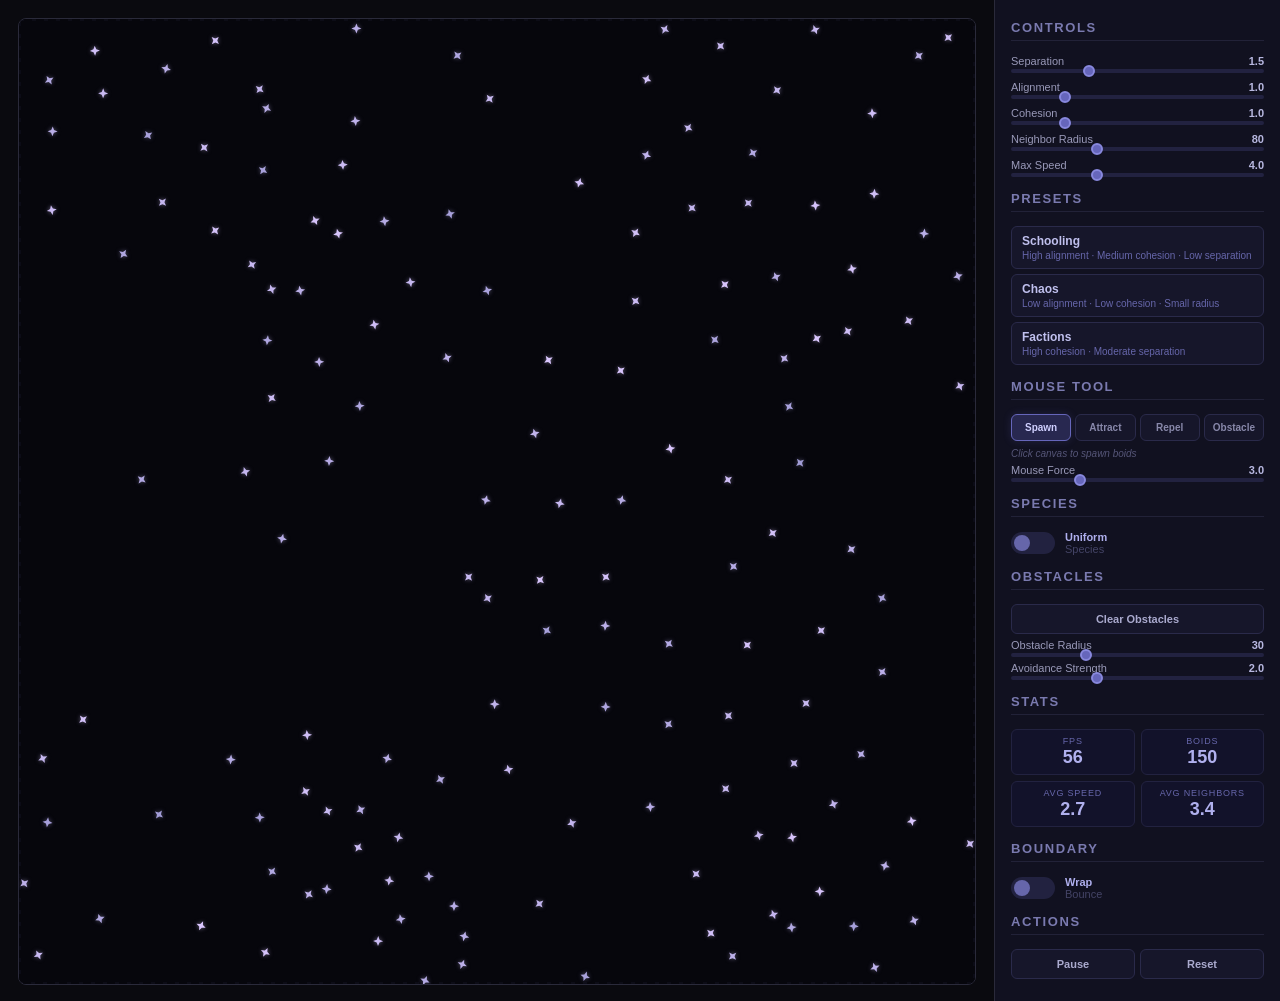
<file: Boids-Project/index.html>
<!DOCTYPE html>
<html lang="en">
<head>
    <meta charset="UTF-8">
    <meta name="viewport" content="width=device-width, initial-scale=1.0">
    <title>Boids Project</title>
    <style>
        * { margin: 0; padding: 0; box-sizing: border-box; }

        body {
            display: flex;
            min-height: 100vh;
            background: #0a0a0f;
            color: #c8c8d4;
            font-family: 'Segoe UI', Tahoma, Geneva, Verdana, sans-serif;
            overflow: hidden;
        }

        /* ---------- Simulation Window ---------- */
        #sim-container {
            flex: 1;
            display: flex;
            justify-content: center;
            align-items: center;
            padding: 18px;
            position: relative;
        }

        canvas {
            display: block;
            border: 1px solid #2a2a3a;
            border-radius: 8px;
            background: #06060c;
        }

        /* ---------- Side Panel ---------- */
        #panel {
            width: 290px;
            background: #111120;
            border-left: 1px solid #2a2a3a;
            padding: 20px 16px;
            display: flex;
            flex-direction: column;
            gap: 14px;
            overflow-y: auto;
        }

        #panel h2 {
            font-size: 13px;
            text-transform: uppercase;
            letter-spacing: 1.6px;
            color: #7a7aaf;
            border-bottom: 1px solid #222238;
            padding-bottom: 5px;
            margin: 0;
        }

        /* --- Sliders --- */
        .slider-group { display: flex; flex-direction: column; gap: 8px; }

        .slider-row {
            display: flex;
            flex-direction: column;
            gap: 2px;
        }

        .slider-row label {
            display: flex;
            justify-content: space-between;
            font-size: 11px;
            color: #9999b8;
        }

        .slider-row label span { color: #b8b8e0; font-weight: 600; }

        input[type="range"] {
            -webkit-appearance: none;
            width: 100%;
            height: 4px;
            border-radius: 2px;
            background: #222240;
            outline: none;
        }

        input[type="range"]::-webkit-slider-thumb {
            -webkit-appearance: none;
            width: 12px;
            height: 12px;
            border-radius: 50%;
            background: #6666bb;
            cursor: pointer;
            border: 2px solid #8888dd;
        }

        /* --- Buttons (shared) --- */
        .preset-group, .action-group, .mode-group {
            display: flex;
            flex-direction: column;
            gap: 5px;
        }

        .preset-btn {
            padding: 7px 10px;
            border: 1px solid #2a2a4a;
            border-radius: 6px;
            background: #16162a;
            color: #aaaace;
            cursor: pointer;
            font-size: 11px;
            text-align: left;
            transition: background 0.15s, border-color 0.15s;
        }

        .preset-btn:hover {
            background: #20203c;
            border-color: #4a4a7a;
        }

        .preset-btn strong {
            display: block;
            font-size: 12px;
            color: #c0c0ee;
            margin-bottom: 1px;
        }

        .preset-btn small {
            color: #6666aa;
            font-size: 10px;
        }

        /* --- Mode selector buttons --- */
        .mode-row {
            display: flex;
            gap: 4px;
            flex-wrap: wrap;
        }

        .mode-btn {
            flex: 1;
            min-width: 56px;
            padding: 7px 4px;
            border: 1px solid #2a2a4a;
            border-radius: 6px;
            background: #16162a;
            color: #8888aa;
            cursor: pointer;
            font-size: 10px;
            font-weight: 600;
            text-align: center;
            transition: all 0.15s;
        }

        .mode-btn:hover {
            background: #20203c;
            border-color: #4a4a7a;
        }

        .mode-btn.active {
            background: #282850;
            border-color: #6666bb;
            color: #d0d0ff;
            box-shadow: 0 0 8px rgba(100, 100, 200, 0.2);
        }

        .mode-hint {
            font-size: 10px;
            color: #555577;
            font-style: italic;
            margin-top: 2px;
        }

        /* --- Stats --- */
        .stats-grid {
            display: grid;
            grid-template-columns: 1fr 1fr;
            gap: 6px;
        }

        .stat-box {
            background: #12122a;
            border: 1px solid #222240;
            border-radius: 6px;
            padding: 6px 8px;
            text-align: center;
        }

        .stat-box .stat-label {
            font-size: 9px;
            color: #6666aa;
            text-transform: uppercase;
            letter-spacing: 0.8px;
        }

        .stat-box .stat-value {
            font-size: 18px;
            font-weight: 700;
            color: #b0b0ee;
            margin-top: 1px;
        }

        /* --- Action Buttons --- */
        .action-row {
            display: flex;
            gap: 5px;
        }

        .action-btn {
            flex: 1;
            padding: 8px 0;
            border: 1px solid #2a2a4a;
            border-radius: 6px;
            background: #16162a;
            color: #aaaace;
            cursor: pointer;
            font-size: 11px;
            font-weight: 600;
            transition: background 0.15s, border-color 0.15s;
        }

        .action-btn:hover {
            background: #20203c;
            border-color: #4a4a7a;
        }

        .action-btn.active {
            background: #282850;
            border-color: #5555aa;
            color: #d0d0ff;
        }

        /* --- Toggle rows --- */
        .toggle-row {
            display: flex;
            align-items: center;
            gap: 10px;
        }

        .toggle-switch {
            position: relative;
            width: 44px;
            height: 22px;
            flex-shrink: 0;
        }

        .toggle-switch input { display: none; }

        .toggle-slider {
            position: absolute;
            inset: 0;
            background: #222240;
            border-radius: 11px;
            cursor: pointer;
            transition: background 0.2s;
        }

        .toggle-slider::after {
            content: '';
            position: absolute;
            width: 16px;
            height: 16px;
            left: 3px;
            top: 3px;
            background: #6666aa;
            border-radius: 50%;
            transition: transform 0.2s;
        }

        .toggle-switch input:checked + .toggle-slider {
            background: #3a3a70;
        }

        .toggle-switch input:checked + .toggle-slider::after {
            transform: translateX(22px);
            background: #8888dd;
        }

        .toggle-labels {
            display: flex;
            flex-direction: column;
            font-size: 11px;
        }

        .toggle-labels .active-label { color: #b0b0ee; font-weight: 600; }
        .toggle-labels .inactive-label { color: #444466; }

        /* Species color dots */
        .species-legend {
            display: flex;
            gap: 8px;
            flex-wrap: wrap;
            margin-top: 4px;
        }

        .species-dot {
            display: flex;
            align-items: center;
            gap: 4px;
            font-size: 10px;
            color: #8888aa;
        }

        .species-dot .dot {
            width: 10px;
            height: 10px;
            border-radius: 50%;
        }
    </style>
</head>
<body>

<!-- Simulation -->
<div id="sim-container">
    <canvas id="canvas"></canvas>
</div>

<!-- Control Panel -->
<div id="panel">

    <h2>Controls</h2>

    <div class="slider-group">
        <div class="slider-row">
            <label>Separation <span id="val-sep">1.5</span></label>
            <input type="range" id="sl-sep" min="0" max="5" step="0.1" value="1.5">
        </div>
        <div class="slider-row">
            <label>Alignment <span id="val-ali">1.0</span></label>
            <input type="range" id="sl-ali" min="0" max="5" step="0.1" value="1.0">
        </div>
        <div class="slider-row">
            <label>Cohesion <span id="val-coh">1.0</span></label>
            <input type="range" id="sl-coh" min="0" max="5" step="0.1" value="1.0">
        </div>
        <div class="slider-row">
            <label>Neighbor Radius <span id="val-rad">80</span></label>
            <input type="range" id="sl-rad" min="20" max="200" step="5" value="80">
        </div>
        <div class="slider-row">
            <label>Max Speed <span id="val-spd">4.0</span></label>
            <input type="range" id="sl-spd" min="1" max="10" step="0.5" value="4.0">
        </div>
    </div>

    <h2>Presets</h2>

    <div class="preset-group">
        <button class="preset-btn" id="pre-school">
            <strong>Schooling</strong>
            <small>High alignment &middot; Medium cohesion &middot; Low separation</small>
        </button>
        <button class="preset-btn" id="pre-chaos">
            <strong>Chaos</strong>
            <small>Low alignment &middot; Low cohesion &middot; Small radius</small>
        </button>
        <button class="preset-btn" id="pre-factions">
            <strong>Factions</strong>
            <small>High cohesion &middot; Moderate separation</small>
        </button>
    </div>

    <h2>Mouse Tool</h2>

    <div class="mode-group">
        <div class="mode-row">
            <button class="mode-btn active" data-mode="spawn">Spawn</button>
            <button class="mode-btn" data-mode="attract">Attract</button>
            <button class="mode-btn" data-mode="repel">Repel</button>
            <button class="mode-btn" data-mode="obstacle">Obstacle</button>
        </div>
        <div class="mode-hint" id="mode-hint">Click canvas to spawn boids</div>
        <div class="slider-row" id="mouse-force-row">
            <label>Mouse Force <span id="val-mforce">3.0</span></label>
            <input type="range" id="sl-mforce" min="0.5" max="10" step="0.5" value="3.0">
        </div>
    </div>

    <h2>Species</h2>

    <div class="toggle-row">
        <label class="toggle-switch">
            <input type="checkbox" id="tgl-species">
            <div class="toggle-slider"></div>
        </label>
        <div class="toggle-labels">
            <span id="sp-off" class="active-label">Uniform</span>
            <span id="sp-on" class="inactive-label">Species</span>
        </div>
    </div>
    <div class="slider-row" id="species-count-row" style="display:none;">
        <label>Species Count <span id="val-scount">3</span></label>
        <input type="range" id="sl-scount" min="2" max="6" step="1" value="3">
    </div>
    <div class="species-legend" id="species-legend" style="display:none;"></div>

    <h2>Obstacles</h2>

    <div class="action-group">
        <div class="action-row">
            <button class="action-btn" id="btn-clear-obs">Clear Obstacles</button>
        </div>
        <div class="slider-row">
            <label>Obstacle Radius <span id="val-orad">30</span></label>
            <input type="range" id="sl-orad" min="10" max="80" step="5" value="30">
        </div>
        <div class="slider-row">
            <label>Avoidance Strength <span id="val-ostr">2.0</span></label>
            <input type="range" id="sl-ostr" min="0.5" max="5" step="0.5" value="2.0">
        </div>
    </div>

    <h2>Stats</h2>

    <div class="stats-grid">
        <div class="stat-box">
            <div class="stat-label">FPS</div>
            <div class="stat-value" id="st-fps">0</div>
        </div>
        <div class="stat-box">
            <div class="stat-label">Boids</div>
            <div class="stat-value" id="st-count">0</div>
        </div>
        <div class="stat-box">
            <div class="stat-label">Avg Speed</div>
            <div class="stat-value" id="st-speed">0</div>
        </div>
        <div class="stat-box">
            <div class="stat-label">Avg Neighbors</div>
            <div class="stat-value" id="st-neigh">0</div>
        </div>
    </div>

    <h2>Boundary</h2>

    <div class="toggle-row">
        <label class="toggle-switch">
            <input type="checkbox" id="tgl-boundary">
            <div class="toggle-slider"></div>
        </label>
        <div class="toggle-labels">
            <span id="bl-wrap" class="active-label">Wrap</span>
            <span id="bl-bounce" class="inactive-label">Bounce</span>
        </div>
    </div>

    <h2>Actions</h2>

    <div class="action-group">
        <div class="action-row">
            <button class="action-btn" id="btn-pause">Pause</button>
            <button class="action-btn" id="btn-reset">Reset</button>
        </div>
    </div>
</div>

<script>
/* ============================
   SETUP
   ============================ */
const canvas = document.getElementById('canvas');
const ctx = canvas.getContext('2d');

function sizeCanvas() {
    const container = document.getElementById('sim-container');
    canvas.width = container.clientWidth - 36;
    canvas.height = container.clientHeight - 36;
}
sizeCanvas();
window.addEventListener('resize', sizeCanvas);

/* ============================
   PARAMS
   ============================ */
const params = {
    separation: 1.5,
    alignment: 1.0,
    cohesion: 1.0,
    neighborRadius: 80,
    maxSpeed: 4.0,
    maxForce: 0.15,
    boundaryMode: 'wrap',
    boidCount: 150,
    mouseMode: 'spawn',       // spawn | attract | repel | obstacle
    mouseForce: 3.0,
    speciesEnabled: false,
    speciesCount: 3,
    obstacleRadius: 30,
    obstacleStrength: 2.0
};

let paused = false;

/* ============================
   SPECIES COLORS
   ============================ */
const SPECIES_PALETTES = [
    { base: [120, 160, 255], glow: 'rgba(120,160,255,0.5)', name: 'Blue' },
    { base: [255, 120, 140], glow: 'rgba(255,120,140,0.5)', name: 'Red' },
    { base: [120, 255, 180], glow: 'rgba(120,255,180,0.5)', name: 'Green' },
    { base: [255, 210, 100], glow: 'rgba(255,210,100,0.5)', name: 'Gold' },
    { base: [210, 130, 255], glow: 'rgba(210,130,255,0.5)', name: 'Purple' },
    { base: [100, 240, 240], glow: 'rgba(100,240,240,0.5)', name: 'Cyan' }
];

/* ============================
   BOID CLASS
   ============================ */
class Boid {
    constructor(x, y, species) {
        this.x = x;
        this.y = y;
        this.species = species || 0;
        const angle = Math.random() * Math.PI * 2;
        const speed = 1 + Math.random() * 2;
        this.vx = Math.cos(angle) * speed;
        this.vy = Math.sin(angle) * speed;
        this.ax = 0;
        this.ay = 0;
        this.neighborCount = 0;
    }

    applyForce(fx, fy) {
        this.ax += fx;
        this.ay += fy;
    }

    update() {
        this.vx += this.ax;
        this.vy += this.ay;

        const spd = Math.sqrt(this.vx * this.vx + this.vy * this.vy);
        if (spd > params.maxSpeed) {
            this.vx = (this.vx / spd) * params.maxSpeed;
            this.vy = (this.vy / spd) * params.maxSpeed;
        }

        this.x += this.vx;
        this.y += this.vy;

        this.ax = 0;
        this.ay = 0;

        if (params.boundaryMode === 'wrap') {
            if (this.x < 0) this.x += canvas.width;
            if (this.x > canvas.width) this.x -= canvas.width;
            if (this.y < 0) this.y += canvas.height;
            if (this.y > canvas.height) this.y -= canvas.height;
        } else {
            const margin = 6;
            if (this.x < margin) { this.x = margin; this.vx *= -1; }
            if (this.x > canvas.width - margin) { this.x = canvas.width - margin; this.vx *= -1; }
            if (this.y < margin) { this.y = margin; this.vy *= -1; }
            if (this.y > canvas.height - margin) { this.y = canvas.height - margin; this.vy *= -1; }
        }
    }

    draw() {
        const angle = Math.atan2(this.vy, this.vx);
        const size = 5;

        ctx.save();
        ctx.translate(this.x, this.y);
        ctx.rotate(angle);

        // Star shape (4-pointed)
        ctx.beginPath();
        for (let i = 0; i < 8; i++) {
            const r = i % 2 === 0 ? size : size * 0.4;
            const a = (i * Math.PI) / 4 - Math.PI / 2;
            const sx = Math.cos(a) * r;
            const sy = Math.sin(a) * r;
            if (i === 0) ctx.moveTo(sx, sy);
            else ctx.lineTo(sx, sy);
        }
        ctx.closePath();

        if (params.speciesEnabled) {
            const pal = SPECIES_PALETTES[this.species % SPECIES_PALETTES.length];
            const spd = Math.sqrt(this.vx * this.vx + this.vy * this.vy);
            const t = Math.min(spd / params.maxSpeed, 1);
            const cr = Math.floor(pal.base[0] * 0.6 + pal.base[0] * 0.4 * t);
            const cg = Math.floor(pal.base[1] * 0.6 + pal.base[1] * 0.4 * t);
            const cb = Math.floor(pal.base[2] * 0.6 + pal.base[2] * 0.4 * t);
            ctx.fillStyle = `rgb(${cr},${cg},${cb})`;
            ctx.shadowColor = pal.glow;
            ctx.shadowBlur = 4;
        } else {
            const spd = Math.sqrt(this.vx * this.vx + this.vy * this.vy);
            const t = Math.min(spd / params.maxSpeed, 1);
            const cr = Math.floor(140 + t * 80);
            const cg = Math.floor(140 + t * 60);
            const cb = Math.floor(200 + t * 55);
            ctx.fillStyle = `rgb(${cr},${cg},${cb})`;
            ctx.shadowColor = `rgba(${cr},${cg},${cb},0.5)`;
            ctx.shadowBlur = 4;
        }

        ctx.fill();
        ctx.restore();
    }
}

/* ============================
   OBSTACLES
   ============================ */
let obstacles = [];

function drawObstacles() {
    for (const obs of obstacles) {
        // Outer glow ring
        ctx.beginPath();
        ctx.arc(obs.x, obs.y, obs.r, 0, Math.PI * 2);
        ctx.strokeStyle = 'rgba(255, 80, 80, 0.3)';
        ctx.lineWidth = 2;
        ctx.stroke();

        // Inner fill
        ctx.beginPath();
        ctx.arc(obs.x, obs.y, obs.r, 0, Math.PI * 2);
        ctx.fillStyle = 'rgba(255, 50, 50, 0.08)';
        ctx.fill();

        // Center dot
        ctx.beginPath();
        ctx.arc(obs.x, obs.y, 3, 0, Math.PI * 2);
        ctx.fillStyle = 'rgba(255, 80, 80, 0.6)';
        ctx.fill();

        // X marker
        ctx.strokeStyle = 'rgba(255, 80, 80, 0.35)';
        ctx.lineWidth = 1;
        ctx.beginPath();
        ctx.moveTo(obs.x - 6, obs.y - 6);
        ctx.lineTo(obs.x + 6, obs.y + 6);
        ctx.moveTo(obs.x + 6, obs.y - 6);
        ctx.lineTo(obs.x - 6, obs.y + 6);
        ctx.stroke();
    }
}

/* ============================
   FLOCK LOGIC
   ============================ */
let flock = [];

function initFlock() {
    flock = [];
    for (let i = 0; i < params.boidCount; i++) {
        const species = params.speciesEnabled ? (i % params.speciesCount) : 0;
        flock.push(new Boid(
            Math.random() * canvas.width,
            Math.random() * canvas.height,
            species
        ));
    }
}
initFlock();

function distWrapped(ax, ay, bx, by) {
    let dx = bx - ax;
    let dy = by - ay;
    if (params.boundaryMode === 'wrap') {
        if (Math.abs(dx) > canvas.width / 2) dx -= Math.sign(dx) * canvas.width;
        if (Math.abs(dy) > canvas.height / 2) dy -= Math.sign(dy) * canvas.height;
    }
    return { dx, dy, dist: Math.sqrt(dx * dx + dy * dy) };
}

function steer(boid, tx, ty) {
    let dx = tx - boid.vx;
    let dy = ty - boid.vy;
    const mag = Math.sqrt(dx * dx + dy * dy);
    if (mag > params.maxForce) {
        dx = (dx / mag) * params.maxForce;
        dy = (dy / mag) * params.maxForce;
    }
    return { fx: dx, fy: dy };
}

function applyFlockingRules() {
    const r = params.neighborRadius;

    for (let i = 0; i < flock.length; i++) {
        const b = flock[i];

        let sepX = 0, sepY = 0, sepCount = 0;
        let aliX = 0, aliY = 0, aliCount = 0;
        let cohX = 0, cohY = 0, cohCount = 0;

        for (let j = 0; j < flock.length; j++) {
            if (i === j) continue;
            const other = flock[j];
            const { dx, dy, dist } = distWrapped(b.x, b.y, other.x, other.y);

            if (dist < r && dist > 0) {
                // Species check: if species mode on, only align/cohere with same species
                const sameSpecies = !params.speciesEnabled || b.species === other.species;

                // Separation applies to ALL boids regardless of species
                const invDist = 1 / dist;
                sepX -= dx * invDist;
                sepY -= dy * invDist;
                sepCount++;

                if (sameSpecies) {
                    // Alignment — only same species
                    aliX += other.vx;
                    aliY += other.vy;
                    aliCount++;

                    // Cohesion — only same species
                    cohX += b.x + dx;
                    cohY += b.y + dy;
                    cohCount++;
                }
            }
        }

        b.neighborCount = aliCount;

        // Separation
        if (sepCount > 0) {
            sepX /= sepCount;
            sepY /= sepCount;
            const mag = Math.sqrt(sepX * sepX + sepY * sepY);
            if (mag > 0) {
                sepX = (sepX / mag) * params.maxSpeed;
                sepY = (sepY / mag) * params.maxSpeed;
            }
            const s = steer(b, sepX, sepY);
            b.applyForce(s.fx * params.separation, s.fy * params.separation);
        }

        // Alignment
        if (aliCount > 0) {
            aliX /= aliCount;
            aliY /= aliCount;
            const mag = Math.sqrt(aliX * aliX + aliY * aliY);
            if (mag > 0) {
                aliX = (aliX / mag) * params.maxSpeed;
                aliY = (aliY / mag) * params.maxSpeed;
            }
            const s = steer(b, aliX, aliY);
            b.applyForce(s.fx * params.alignment, s.fy * params.alignment);
        }

        // Cohesion
        if (cohCount > 0) {
            cohX /= cohCount;
            cohY /= cohCount;
            let cx = cohX - b.x;
            let cy = cohY - b.y;
            const mag = Math.sqrt(cx * cx + cy * cy);
            if (mag > 0) {
                cx = (cx / mag) * params.maxSpeed;
                cy = (cy / mag) * params.maxSpeed;
            }
            const s = steer(b, cx, cy);
            b.applyForce(s.fx * params.cohesion, s.fy * params.cohesion);
        }

        // Obstacle avoidance
        for (const obs of obstacles) {
            const { dx, dy, dist } = distWrapped(b.x, b.y, obs.x, obs.y);
            if (dist < obs.r && dist > 0) {
                const strength = params.obstacleStrength * (1 - dist / obs.r);
                const invDist = 1 / dist;
                b.applyForce(-dx * invDist * strength * 0.3, -dy * invDist * strength * 0.3);
            }
        }
    }
}

/* ============================
   MOUSE INTERACTION
   ============================ */
let mouse = { x: 0, y: 0, onCanvas: false, down: false };

canvas.addEventListener('mousemove', (e) => {
    const rect = canvas.getBoundingClientRect();
    mouse.x = e.clientX - rect.left;
    mouse.y = e.clientY - rect.top;
    mouse.onCanvas = true;
});

canvas.addEventListener('mouseleave', () => { mouse.onCanvas = false; });

canvas.addEventListener('mousedown', (e) => {
    const rect = canvas.getBoundingClientRect();
    const mx = e.clientX - rect.left;
    const my = e.clientY - rect.top;
    mouse.down = true;

    if (params.mouseMode === 'spawn') {
        // Spawn a burst of 5 boids at click location
        for (let i = 0; i < 5; i++) {
            const species = params.speciesEnabled
                ? Math.floor(Math.random() * params.speciesCount)
                : 0;
            flock.push(new Boid(
                mx + (Math.random() - 0.5) * 20,
                my + (Math.random() - 0.5) * 20,
                species
            ));
        }
    } else if (params.mouseMode === 'obstacle') {
        obstacles.push({ x: mx, y: my, r: params.obstacleRadius });
    }
});

canvas.addEventListener('mouseup', () => { mouse.down = false; });

function applyMouseForce() {
    if (!mouse.onCanvas) return;
    if (params.mouseMode !== 'attract' && params.mouseMode !== 'repel') return;

    const isAttract = params.mouseMode === 'attract';
    const mouseRadius = 150;

    for (const b of flock) {
        const { dx, dy, dist } = distWrapped(b.x, b.y, mouse.x, mouse.y);
        if (dist < mouseRadius && dist > 0) {
            const strength = params.mouseForce * 0.02 * (1 - dist / mouseRadius);
            const invDist = 1 / dist;
            if (isAttract) {
                b.applyForce(dx * invDist * strength, dy * invDist * strength);
            } else {
                b.applyForce(-dx * invDist * strength, -dy * invDist * strength);
            }
        }
    }
}

function drawMouseIndicator() {
    if (!mouse.onCanvas) return;
    if (params.mouseMode === 'attract') {
        ctx.beginPath();
        ctx.arc(mouse.x, mouse.y, 12, 0, Math.PI * 2);
        ctx.strokeStyle = 'rgba(100, 200, 255, 0.5)';
        ctx.lineWidth = 1.5;
        ctx.stroke();
        // Inward arrows
        for (let a = 0; a < Math.PI * 2; a += Math.PI / 2) {
            const ox = Math.cos(a) * 20;
            const oy = Math.sin(a) * 20;
            ctx.beginPath();
            ctx.moveTo(mouse.x + ox, mouse.y + oy);
            ctx.lineTo(mouse.x + ox * 0.5, mouse.y + oy * 0.5);
            ctx.strokeStyle = 'rgba(100, 200, 255, 0.3)';
            ctx.stroke();
        }
    } else if (params.mouseMode === 'repel') {
        ctx.beginPath();
        ctx.arc(mouse.x, mouse.y, 12, 0, Math.PI * 2);
        ctx.strokeStyle = 'rgba(255, 100, 100, 0.5)';
        ctx.lineWidth = 1.5;
        ctx.stroke();
        // Outward arrows
        for (let a = 0; a < Math.PI * 2; a += Math.PI / 2) {
            const ix = Math.cos(a) * 8;
            const iy = Math.sin(a) * 8;
            const ox = Math.cos(a) * 20;
            const oy = Math.sin(a) * 20;
            ctx.beginPath();
            ctx.moveTo(mouse.x + ix, mouse.y + iy);
            ctx.lineTo(mouse.x + ox, mouse.y + oy);
            ctx.strokeStyle = 'rgba(255, 100, 100, 0.3)';
            ctx.stroke();
        }
    } else if (params.mouseMode === 'spawn') {
        ctx.beginPath();
        ctx.arc(mouse.x, mouse.y, 6, 0, Math.PI * 2);
        ctx.strokeStyle = 'rgba(150, 255, 150, 0.4)';
        ctx.lineWidth = 1;
        ctx.stroke();
        // Plus sign
        ctx.beginPath();
        ctx.moveTo(mouse.x - 4, mouse.y);
        ctx.lineTo(mouse.x + 4, mouse.y);
        ctx.moveTo(mouse.x, mouse.y - 4);
        ctx.lineTo(mouse.x, mouse.y + 4);
        ctx.strokeStyle = 'rgba(150, 255, 150, 0.5)';
        ctx.lineWidth = 1;
        ctx.stroke();
    } else if (params.mouseMode === 'obstacle') {
        ctx.beginPath();
        ctx.arc(mouse.x, mouse.y, params.obstacleRadius, 0, Math.PI * 2);
        ctx.strokeStyle = 'rgba(255, 80, 80, 0.25)';
        ctx.setLineDash([4, 4]);
        ctx.lineWidth = 1;
        ctx.stroke();
        ctx.setLineDash([]);
    }
}

/* ============================
   BOUNDARY VISUALIZATION
   ============================ */
function drawBoundary() {
    if (params.boundaryMode === 'bounce') {
        ctx.strokeStyle = 'rgba(100, 100, 180, 0.4)';
        ctx.lineWidth = 2;
        ctx.setLineDash([8, 6]);
        ctx.strokeRect(4, 4, canvas.width - 8, canvas.height - 8);
        ctx.setLineDash([]);
    } else {
        ctx.strokeStyle = 'rgba(80, 80, 150, 0.15)';
        ctx.lineWidth = 1;
        ctx.setLineDash([4, 8]);
        ctx.strokeRect(1, 1, canvas.width - 2, canvas.height - 2);
        ctx.setLineDash([]);
    }
}

/* ============================
   STATS
   ============================ */
let lastTime = performance.now();
let frameCount = 0;
let fps = 0;

function updateStats() {
    frameCount++;
    const now = performance.now();
    if (now - lastTime >= 500) {
        fps = Math.round((frameCount / (now - lastTime)) * 1000);
        lastTime = now;
        frameCount = 0;
    }

    let totalSpeed = 0;
    let totalNeighbors = 0;
    for (const b of flock) {
        totalSpeed += Math.sqrt(b.vx * b.vx + b.vy * b.vy);
        totalNeighbors += b.neighborCount;
    }

    const n = flock.length || 1;
    document.getElementById('st-fps').textContent = fps;
    document.getElementById('st-count').textContent = flock.length;
    document.getElementById('st-speed').textContent = (totalSpeed / n).toFixed(1);
    document.getElementById('st-neigh').textContent = (totalNeighbors / n).toFixed(1);
}

/* ============================
   MAIN LOOP
   ============================ */
function loop() {
    requestAnimationFrame(loop);

    if (!paused) {
        applyFlockingRules();
        applyMouseForce();
        for (const b of flock) b.update();
    }

    ctx.fillStyle = '#06060c';
    ctx.fillRect(0, 0, canvas.width, canvas.height);

    drawBoundary();
    drawObstacles();
    for (const b of flock) b.draw();
    drawMouseIndicator();

    updateStats();
}
loop();

/* ============================
   UI BINDINGS
   ============================ */

// --- Sliders ---
function bindSlider(id, valId, param, parser) {
    const sl = document.getElementById(id);
    const vl = document.getElementById(valId);
    sl.addEventListener('input', () => {
        params[param] = parser(sl.value);
        vl.textContent = sl.value;
    });
}

bindSlider('sl-sep', 'val-sep', 'separation', parseFloat);
bindSlider('sl-ali', 'val-ali', 'alignment', parseFloat);
bindSlider('sl-coh', 'val-coh', 'cohesion', parseFloat);
bindSlider('sl-rad', 'val-rad', 'neighborRadius', parseInt);
bindSlider('sl-spd', 'val-spd', 'maxSpeed', parseFloat);
bindSlider('sl-mforce', 'val-mforce', 'mouseForce', parseFloat);
bindSlider('sl-orad', 'val-orad', 'obstacleRadius', parseInt);
bindSlider('sl-ostr', 'val-ostr', 'obstacleStrength', parseFloat);

function syncSliders() {
    const map = [
        ['sl-sep', 'val-sep', 'separation'],
        ['sl-ali', 'val-ali', 'alignment'],
        ['sl-coh', 'val-coh', 'cohesion'],
        ['sl-rad', 'val-rad', 'neighborRadius'],
        ['sl-spd', 'val-spd', 'maxSpeed']
    ];
    for (const [slId, vlId, key] of map) {
        document.getElementById(slId).value = params[key];
        document.getElementById(vlId).textContent = params[key];
    }
}

// --- Mouse mode buttons ---
const modeHints = {
    spawn: 'Click canvas to spawn boids',
    attract: 'Hover to pull boids toward cursor',
    repel: 'Hover to push boids away from cursor',
    obstacle: 'Click canvas to drop an obstacle'
};

document.querySelectorAll('.mode-btn').forEach(btn => {
    btn.addEventListener('click', () => {
        document.querySelectorAll('.mode-btn').forEach(b => b.classList.remove('active'));
        btn.classList.add('active');
        params.mouseMode = btn.dataset.mode;
        document.getElementById('mode-hint').textContent = modeHints[params.mouseMode];
    });
});

// --- Presets ---
document.getElementById('pre-school').addEventListener('click', () => {
    params.separation = 0.5;
    params.alignment = 4.0;
    params.cohesion = 2.0;
    params.neighborRadius = 100;
    params.maxSpeed = 4.0;
    syncSliders();
});

document.getElementById('pre-chaos').addEventListener('click', () => {
    params.separation = 1.0;
    params.alignment = 0.3;
    params.cohesion = 0.3;
    params.neighborRadius = 30;
    params.maxSpeed = 6.0;
    syncSliders();
});

document.getElementById('pre-factions').addEventListener('click', () => {
    params.separation = 2.0;
    params.alignment = 1.5;
    params.cohesion = 4.5;
    params.neighborRadius = 60;
    params.maxSpeed = 3.5;
    syncSliders();
});

// --- Pause / Resume ---
const btnPause = document.getElementById('btn-pause');
btnPause.addEventListener('click', () => {
    paused = !paused;
    btnPause.textContent = paused ? 'Resume' : 'Pause';
    btnPause.classList.toggle('active', paused);
});

// --- Reset ---
document.getElementById('btn-reset').addEventListener('click', () => {
    params.separation = 1.5;
    params.alignment = 1.0;
    params.cohesion = 1.0;
    params.neighborRadius = 80;
    params.maxSpeed = 4.0;
    syncSliders();
    obstacles = [];
    initFlock();
    paused = false;
    btnPause.textContent = 'Pause';
    btnPause.classList.remove('active');
});

// --- Clear Obstacles ---
document.getElementById('btn-clear-obs').addEventListener('click', () => {
    obstacles = [];
});

// --- Boundary toggle ---
const tglBoundary = document.getElementById('tgl-boundary');
const blWrap = document.getElementById('bl-wrap');
const blBounce = document.getElementById('bl-bounce');

tglBoundary.addEventListener('change', () => {
    if (tglBoundary.checked) {
        params.boundaryMode = 'bounce';
        blBounce.classList.add('active-label');
        blBounce.classList.remove('inactive-label');
        blWrap.classList.add('inactive-label');
        blWrap.classList.remove('active-label');
    } else {
        params.boundaryMode = 'wrap';
        blWrap.classList.add('active-label');
        blWrap.classList.remove('inactive-label');
        blBounce.classList.add('inactive-label');
        blBounce.classList.remove('active-label');
    }
});

// --- Species toggle ---
const tglSpecies = document.getElementById('tgl-species');
const spOff = document.getElementById('sp-off');
const spOn = document.getElementById('sp-on');
const speciesCountRow = document.getElementById('species-count-row');
const speciesLegend = document.getElementById('species-legend');

function updateSpeciesLegend() {
    speciesLegend.innerHTML = '';
    for (let i = 0; i < params.speciesCount; i++) {
        const pal = SPECIES_PALETTES[i];
        const el = document.createElement('div');
        el.className = 'species-dot';
        el.innerHTML = `<div class="dot" style="background:rgb(${pal.base.join(',')})"></div>${pal.name}`;
        speciesLegend.appendChild(el);
    }
}

tglSpecies.addEventListener('change', () => {
    params.speciesEnabled = tglSpecies.checked;
    if (tglSpecies.checked) {
        spOn.classList.add('active-label');
        spOn.classList.remove('inactive-label');
        spOff.classList.add('inactive-label');
        spOff.classList.remove('active-label');
        speciesCountRow.style.display = '';
        speciesLegend.style.display = '';
        updateSpeciesLegend();
    } else {
        spOff.classList.add('active-label');
        spOff.classList.remove('inactive-label');
        spOn.classList.add('inactive-label');
        spOn.classList.remove('active-label');
        speciesCountRow.style.display = 'none';
        speciesLegend.style.display = 'none';
    }
    // Reassign species to existing boids
    flock.forEach((b, i) => {
        b.species = params.speciesEnabled ? (i % params.speciesCount) : 0;
    });
});

const slScount = document.getElementById('sl-scount');
const valScount = document.getElementById('val-scount');
slScount.addEventListener('input', () => {
    params.speciesCount = parseInt(slScount.value);
    valScount.textContent = slScount.value;
    updateSpeciesLegend();
    // Reassign species
    flock.forEach((b, i) => {
        b.species = i % params.speciesCount;
    });
});
</script>
</body>
</html>
</file>
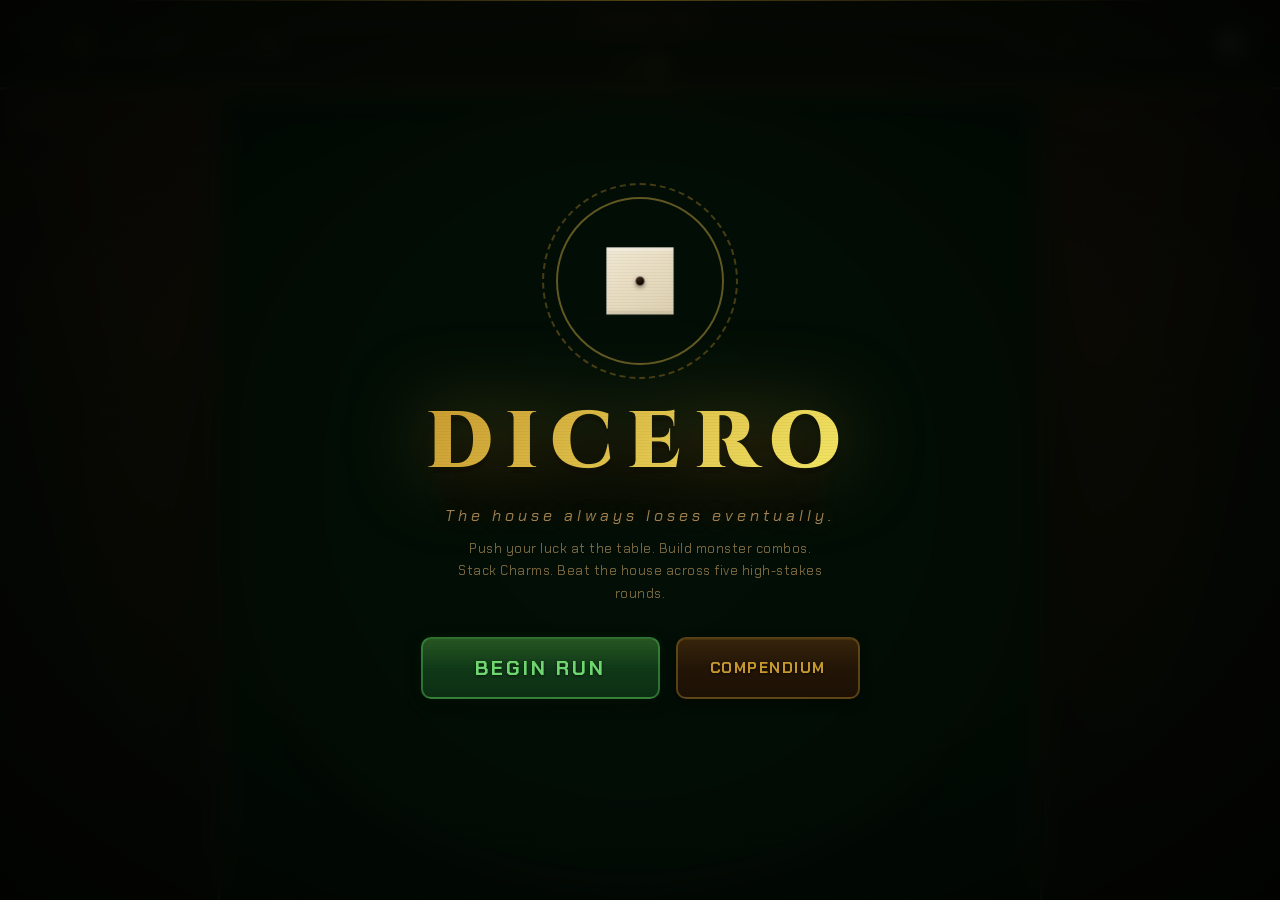
<file: Dicero/index.html>
<!DOCTYPE html>
<html lang="en">
<head>
<meta charset="UTF-8">
<meta name="viewport" content="width=device-width, initial-scale=1.0">
<title>Dicero</title>
<link rel="stylesheet" href="style.css">
</head>
<body>
<canvas id="bg-canvas"></canvas>
<canvas id="fireworks-canvas"></canvas>
<div id="crt-overlay"></div>

<div id="game">
  <div id="topbar">
    <div class="tb-section">
      <div class="tb-item">GOLD <span class="gold" id="hud-gold">0</span></div>
      <div class="tb-item">HANDS <span class="hands-val" id="hud-hands">4</span></div>
      <div class="tb-item">REROLLS <span class="rerolls-val" id="hud-rerolls">3</span></div>
    </div>
    <div id="enemy-info">
      <div id="enemy-name">Cinder Imp</div>
      <div id="enemy-effect"></div>
      <div id="score-progress"><div id="score-fill" style="width:0%"></div></div>
      <div id="score-text"><span id="hud-score">0</span> / <span id="hud-target">300</span></div>
    </div>
    <div class="tb-section">
      <div class="tb-item">TRIAL <span id="hud-trial" style="color:#e8d080">1</span>/5</div>
      <div class="tb-item">ENEMY <span id="hud-encounter" style="color:#e8a0a0">1</span>/4</div>
      <button id="bonuses-btn" class="tb-btn" onclick="showBonuses()">📊</button>
    </div>
  </div>

  <div id="main">
    <div id="charms-panel">
      <h3>Charms</h3>
      <div id="charm-slots"></div>
    </div>

    <div id="center">
      <div id="active-effects"></div>
      <div id="dice-area"></div>
      <div id="score-display">
        <span id="score-chips"></span>
        <span class="score-x"></span>
        <span id="score-mult"></span>
        <span class="score-eq"></span>
        <span id="score-result"></span>
      </div>
      <div id="scoring-log"></div>
      <div id="consumables"></div>
      <div id="actions"></div>
    </div>

    <div id="categories-panel">
      <h3>Scoring</h3>
      <div id="cat-list"></div>
    </div>
  </div>
</div>

<div id="overlay"><div id="overlay-content"></div></div>

<script src="script.js"></script>
</body>
</html>
</file>
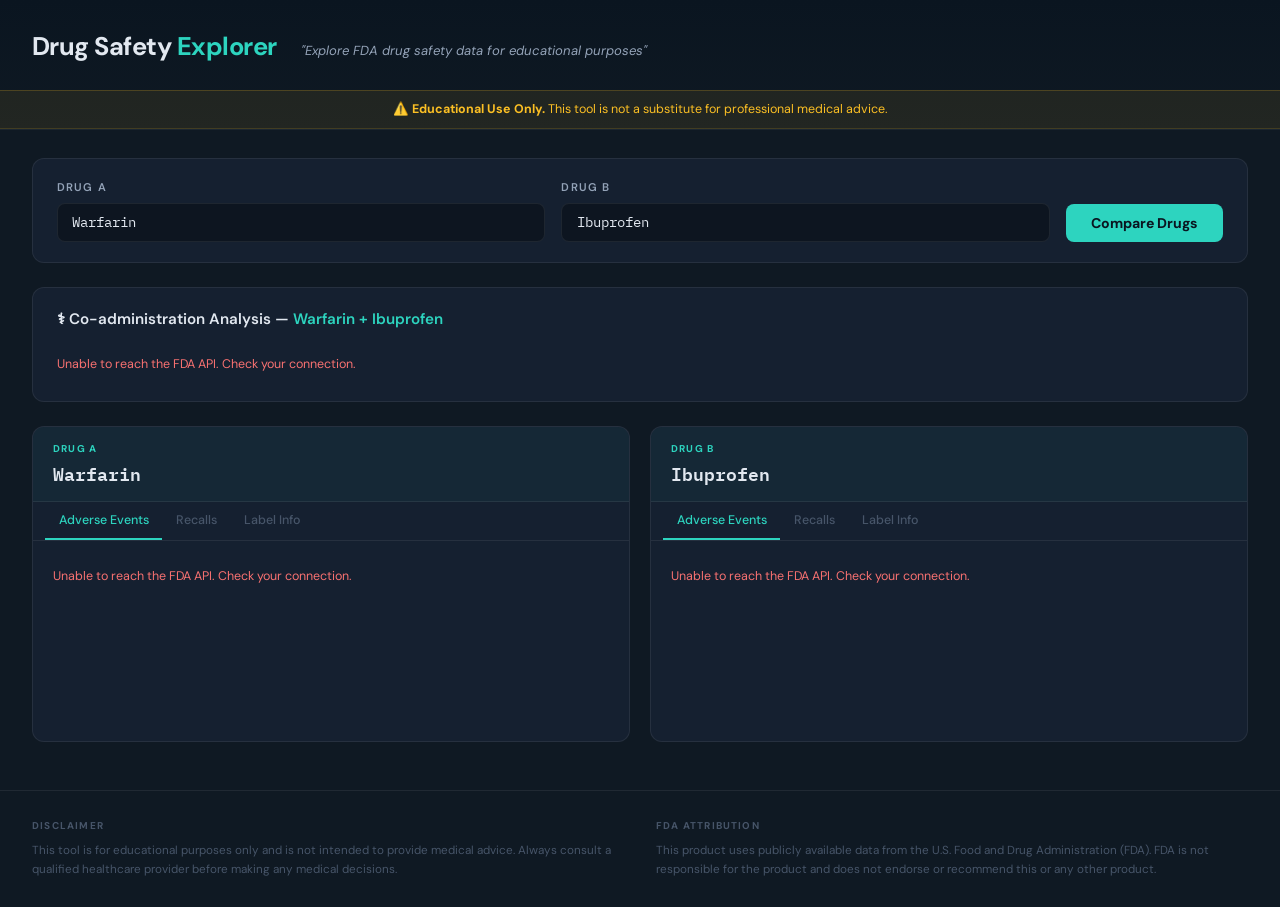
<file: Drug-Tracker/index.html>
<!DOCTYPE html>
<html lang="en">
<head>
  <meta charset="UTF-8">
  <meta name="viewport" content="width=device-width, initial-scale=1.0">
  <title>Drug Safety Explorer</title>
  <link rel="preconnect" href="https://fonts.googleapis.com">
  <link href="https://fonts.googleapis.com/css2?family=DM+Sans:opsz,wght@9..40,400;9..40,500;9..40,600;9..40,700&family=IBM+Plex+Mono:wght@400;500&display=swap" rel="stylesheet">
  <style>
    :root {
      --bg: #0f1923;
      --bg-card: #152030;
      --bg-panel: #1a2840;
      --bg-input: #0d1520;
      --teal: #2dd4bf;
      --teal-dark: #0f766e;
      --text: #e2e8f0;
      --text2: #94a3b8;
      --text3: #475569;
      --red: #f87171;
      --amber: #fbbf24;
      --green: #4ade80;
      --border: rgba(255,255,255,0.07);
      --border-teal: rgba(45,212,191,0.2);
      --shadow: 0 4px 24px rgba(0,0,0,0.4);
    }

    * { margin:0; padding:0; box-sizing:border-box; }

    body {
      font-family: 'DM Sans', sans-serif;
      background: var(--bg);
      color: var(--text);
      min-height: 100vh;
      line-height: 1.5;
    }

    /* HEADER */
    header {
      background: linear-gradient(180deg, #0a1520 0%, var(--bg) 100%);
      border-bottom: 1px solid var(--border);
    }

    .header-inner {
      max-width: 1400px;
      margin: 0 auto;
      padding: 1.75rem 2rem 1.5rem;
      display: flex;
      align-items: baseline;
      gap: 1.5rem;
      flex-wrap: wrap;
    }

    .app-name {
      font-size: 1.6rem;
      font-weight: 700;
      letter-spacing: -0.02em;
    }

    .app-name span { color: var(--teal); }

    .tagline {
      font-size: 0.82rem;
      color: var(--text2);
      font-style: italic;
    }

    .disclaimer-banner {
      background: rgba(251,191,36,0.08);
      border-top: 1px solid rgba(251,191,36,0.2);
      border-bottom: 1px solid rgba(251,191,36,0.15);
      padding: 0.55rem 2rem;
      font-size: 0.78rem;
      color: var(--amber);
      text-align: center;
    }

    /* MAIN */
    .container {
      max-width: 1400px;
      margin: 0 auto;
      padding: 1.75rem 2rem;
    }

    /* SEARCH PANEL */
    .search-panel {
      background: var(--bg-card);
      border: 1px solid var(--border);
      border-radius: 12px;
      padding: 1.25rem 1.5rem;
      margin-bottom: 1.5rem;
      display: flex;
      gap: 1rem;
      align-items: flex-end;
      flex-wrap: wrap;
    }

    .search-col { flex: 1; min-width: 180px; }

    .search-label {
      display: block;
      font-size: 0.7rem;
      font-weight: 600;
      letter-spacing: 0.1em;
      text-transform: uppercase;
      color: var(--text2);
      margin-bottom: 0.45rem;
    }

    .ac-wrap { position: relative; }

    .search-input {
      width: 100%;
      background: var(--bg-input);
      border: 1px solid var(--border);
      color: var(--text);
      padding: 0.6rem 0.9rem;
      border-radius: 8px;
      font-family: 'IBM Plex Mono', monospace;
      font-size: 0.875rem;
      outline: none;
      transition: border-color 0.2s, box-shadow 0.2s;
    }

    .search-input:focus {
      border-color: var(--teal);
      box-shadow: 0 0 0 3px rgba(45,212,191,0.1);
    }

    .dropdown {
      display: none;
      position: absolute;
      top: calc(100% + 4px);
      left: 0; right: 0;
      background: #1e2f45;
      border: 1px solid var(--border-teal);
      border-radius: 8px;
      overflow: hidden;
      z-index: 100;
      box-shadow: var(--shadow);
    }

    .drop-item {
      padding: 0.55rem 0.9rem;
      font-size: 0.82rem;
      font-family: 'IBM Plex Mono', monospace;
      cursor: pointer;
      border-bottom: 1px solid var(--border);
      transition: background 0.12s;
    }

    .drop-item:last-child { border-bottom: none; }
    .drop-item:hover { background: rgba(45,212,191,0.1); color: var(--teal); }

    .compare-btn {
      background: var(--teal);
      color: #0a1520;
      border: none;
      padding: 0.62rem 1.6rem;
      border-radius: 8px;
      font-family: 'DM Sans', sans-serif;
      font-size: 0.88rem;
      font-weight: 700;
      cursor: pointer;
      transition: filter 0.2s;
      display: inline-flex;
      align-items: center;
      gap: 0.5rem;
      white-space: nowrap;
    }

    .compare-btn:hover:not(:disabled) { filter: brightness(1.1); }
    .compare-btn:disabled { opacity: 0.55; cursor: not-allowed; }

    .spinner {
      width: 15px; height: 15px;
      border: 2px solid rgba(10,21,32,0.25);
      border-top-color: #0a1520;
      border-radius: 50%;
      animation: spin 0.65s linear infinite;
      display: inline-block; flex-shrink: 0;
    }

    @keyframes spin { to { transform: rotate(360deg); } }

    /* RESULTS */
    .results-grid {
      display: grid;
      grid-template-columns: 1fr 1fr;
      gap: 1.25rem;
      margin-bottom: 1.25rem;
    }

    .drug-col {
      background: var(--bg-card);
      border: 1px solid var(--border);
      border-radius: 12px;
      overflow: hidden;
    }

    .col-header {
      padding: 0.9rem 1.25rem;
      border-bottom: 1px solid var(--border);
      background: rgba(45,212,191,0.04);
    }

    .col-tag {
      font-size: 0.62rem;
      font-weight: 700;
      letter-spacing: 0.12em;
      text-transform: uppercase;
      color: var(--teal);
      margin-bottom: 0.2rem;
    }

    .col-name {
      font-size: 1.1rem;
      font-weight: 600;
      font-family: 'IBM Plex Mono', monospace;
    }

    /* TABS */
    .tab-nav {
      display: flex;
      border-bottom: 1px solid var(--border);
      padding: 0 0.75rem;
    }

    .tab-btn {
      background: none; border: none;
      color: var(--text3);
      font-family: 'DM Sans', sans-serif;
      font-size: 0.78rem; font-weight: 500;
      padding: 0.65rem 0.85rem;
      cursor: pointer;
      border-bottom: 2px solid transparent;
      transition: all 0.15s;
      white-space: nowrap;
    }

    .tab-btn:hover { color: var(--text2); }
    .tab-btn.active { color: var(--teal); border-bottom-color: var(--teal); }

    .tab-panels { padding: 1.1rem 1.25rem; min-height: 200px; }
    .tab-pane { display: none; }
    .tab-pane.active { display: block; }

    /* BAR CHART */
    .bar-chart { display: flex; flex-direction: column; gap: 0.55rem; }

    .bar-row { display: flex; flex-direction: column; gap: 0.2rem; }

    .bar-label {
      font-size: 0.67rem;
      font-weight: 600;
      letter-spacing: 0.05em;
      text-transform: uppercase;
      color: var(--text2);
      white-space: nowrap;
      overflow: hidden;
      text-overflow: ellipsis;
    }

    .bar-track { display: flex; align-items: center; gap: 0.5rem; height: 18px; }

    .bar-wrap {
      flex: 1;
      height: 100%;
      background: rgba(255,255,255,0.04);
      border-radius: 3px;
      overflow: hidden;
    }

    .bar-fill {
      height: 100%;
      background: linear-gradient(90deg, var(--teal-dark), var(--teal));
      border-radius: 3px;
    }

    .bar-count {
      font-family: 'IBM Plex Mono', monospace;
      font-size: 0.7rem;
      color: var(--text2);
      min-width: 3.5rem;
      text-align: right;
      flex-shrink: 0;
    }

    /* RECALLS */
    .recall-list { display: flex; flex-direction: column; gap: 0.6rem; }

    .recall-item {
      border: 1px solid var(--border);
      border-radius: 8px;
      padding: 0.75rem;
      background: rgba(255,255,255,0.015);
    }

    .recall-meta { display: flex; align-items: center; gap: 0.5rem; margin-bottom: 0.35rem; }

    .recall-date {
      font-family: 'IBM Plex Mono', monospace;
      font-size: 0.7rem;
      color: var(--text3);
    }

    .class-badge {
      font-size: 0.6rem;
      font-weight: 700;
      letter-spacing: 0.07em;
      text-transform: uppercase;
      padding: 0.12rem 0.45rem;
      border-radius: 4px;
    }

    .c1 { background: rgba(248,113,113,0.12); color: var(--red); border: 1px solid rgba(248,113,113,0.25); }
    .c2 { background: rgba(251,191,36,0.1); color: var(--amber); border: 1px solid rgba(251,191,36,0.2); }
    .c3 { background: rgba(74,222,128,0.08); color: var(--green); border: 1px solid rgba(74,222,128,0.18); }

    .recall-reason { font-size: 0.78rem; color: var(--text2); line-height: 1.5; }

    /* ACCORDION */
    .accordions { display: flex; flex-direction: column; gap: 0.4rem; }

    .acc-btn {
      width: 100%;
      background: rgba(255,255,255,0.025);
      border: 1px solid var(--border);
      color: var(--text);
      font-family: 'DM Sans', sans-serif;
      font-size: 0.8rem;
      font-weight: 600;
      padding: 0.6rem 0.9rem;
      border-radius: 6px;
      cursor: pointer;
      text-align: left;
      display: flex;
      justify-content: space-between;
      align-items: center;
      transition: background 0.12s;
    }

    .acc-btn:hover { background: rgba(45,212,191,0.05); }
    .acc-btn.open { color: var(--teal); border-color: var(--border-teal); border-radius: 6px 6px 0 0; }

    .acc-caret { font-size: 0.65rem; transition: transform 0.2s; }
    .acc-btn.open .acc-caret { transform: rotate(180deg); }

    .acc-body {
      border: 1px solid var(--border-teal);
      border-top: none;
      border-radius: 0 0 6px 6px;
      padding: 0.75rem 0.9rem;
      font-size: 0.77rem;
      color: var(--text2);
      line-height: 1.7;
      display: none;
    }

    /* CO-ADMIN */
    .coadmin-section {
      background: var(--bg-card);
      border: 1px solid var(--border);
      border-radius: 12px;
      padding: 1.25rem 1.5rem;
      margin-bottom: 1.5rem;
    }

    .section-title {
      font-size: 0.95rem;
      font-weight: 600;
      margin-bottom: 1rem;
    }

    .section-title .teal { color: var(--teal); }

    .coadmin-stat {
      font-family: 'IBM Plex Mono', monospace;
      font-size: 2.2rem;
      font-weight: 500;
      color: var(--teal);
      line-height: 1;
      margin-bottom: 0.25rem;
    }

    .coadmin-sub {
      font-size: 0.78rem;
      color: var(--text2);
      margin-bottom: 1.25rem;
    }

    .interp-box {
      margin-top: 1.25rem;
      border: 1px solid rgba(45,212,191,0.15);
      border-radius: 8px;
      background: rgba(45,212,191,0.025);
      padding: 1rem 1.1rem;
    }

    .interp-header {
      display: flex;
      align-items: center;
      gap: 0.6rem;
      margin-bottom: 0.75rem;
    }

    .interp-title {
      font-size: 0.68rem;
      font-weight: 700;
      letter-spacing: 0.1em;
      text-transform: uppercase;
      color: var(--teal);
    }

    .sig-badge {
      font-size: 0.58rem;
      font-weight: 700;
      letter-spacing: 0.07em;
      text-transform: uppercase;
      padding: 0.15rem 0.5rem;
      border-radius: 4px;
    }

    .sig-low  { background: rgba(71,85,105,0.3); color: var(--text2); border: 1px solid var(--text3); }
    .sig-mod  { background: rgba(251,191,36,0.1); color: var(--amber); border: 1px solid rgba(251,191,36,0.25); }
    .sig-high { background: rgba(248,113,113,0.1); color: var(--red); border: 1px solid rgba(248,113,113,0.2); }

    .interp-body {
      font-size: 0.77rem;
      color: var(--text2);
      line-height: 1.75;
      display: flex;
      flex-direction: column;
      gap: 0.5rem;
    }

    .interp-body p { margin: 0; }
    .interp-body strong { color: var(--text); font-weight: 600; }

    .danger-block {
      display: flex;
      align-items: center;
      gap: 1.5rem;
      background: rgba(0,0,0,0.2);
      border: 1px solid var(--border);
      border-radius: 10px;
      padding: 1rem 1.25rem;
      margin-bottom: 1.25rem;
      flex-wrap: wrap;
    }

    .danger-score-wrap { display: flex; flex-direction: column; align-items: center; flex-shrink: 0; }

    .danger-num {
      font-family: 'IBM Plex Mono', monospace;
      font-size: 3rem;
      font-weight: 500;
      line-height: 1;
    }

    .danger-denom {
      font-size: 0.65rem;
      color: var(--text3);
      letter-spacing: 0.08em;
      margin-top: 0.2rem;
    }

    .danger-pips {
      display: flex;
      gap: 4px;
      margin-top: 0.6rem;
    }

    .pip {
      width: 14px;
      height: 6px;
      border-radius: 2px;
      background: rgba(255,255,255,0.08);
    }

    .pip.on-low    { background: var(--green); }
    .pip.on-mid    { background: var(--amber); }
    .pip.on-high   { background: var(--red); }

    .danger-detail { flex: 1; min-width: 200px; }

    .danger-label {
      font-size: 0.8rem;
      font-weight: 700;
      margin-bottom: 0.35rem;
    }

    .danger-factors {
      font-size: 0.72rem;
      color: var(--text2);
      line-height: 1.65;
    }

    .danger-factors li { margin-left: 1rem; margin-bottom: 0.2rem; }

    .danger-caveat {
      font-size: 0.68rem;
      color: var(--text3);
      margin-top: 0.5rem;
      font-style: italic;
    }

    /* STATES */
    .empty { color: var(--text3); font-size: 0.8rem; padding: 0.75rem 0; }
    .err { color: var(--red); font-size: 0.78rem; padding: 0.5rem 0; }

    /* SKELETON */
    .skel {
      background: linear-gradient(90deg, var(--bg-panel) 25%, #243447 50%, var(--bg-panel) 75%);
      background-size: 200% 100%;
      animation: shimmer 1.5s infinite;
      border-radius: 4px;
      margin-bottom: 10px;
    }

    @keyframes shimmer { 0%{background-position:200% 0} 100%{background-position:-200% 0} }

    /* DIVIDER */
    .mini-label {
      font-size: 0.62rem;
      font-weight: 700;
      letter-spacing: 0.12em;
      text-transform: uppercase;
      color: var(--text3);
      margin: 0.75rem 0 0.5rem;
    }

    /* FOOTER */
    footer {
      border-top: 1px solid var(--border);
      padding: 1.75rem 2rem;
    }

    .footer-inner {
      max-width: 1400px;
      margin: 0 auto;
      display: grid;
      grid-template-columns: 1fr 1fr;
      gap: 2rem;
    }

    .footer-label {
      font-size: 0.62rem;
      font-weight: 700;
      letter-spacing: 0.12em;
      text-transform: uppercase;
      color: var(--text3);
      margin-bottom: 0.4rem;
    }

    .footer-text {
      font-size: 0.73rem;
      color: var(--text3);
      line-height: 1.65;
    }

    @media (max-width: 860px) {
      .results-grid { grid-template-columns: 1fr; }
      .footer-inner { grid-template-columns: 1fr; }
      .search-panel { flex-direction: column; }
      .compare-btn { width: 100%; justify-content: center; }
    }
  </style>
</head>
<body>

<header>
  <div class="header-inner">
    <h1 class="app-name">Drug Safety <span>Explorer</span></h1>
    <p class="tagline">"Explore FDA drug safety data for educational purposes"</p>
  </div>
  <div class="disclaimer-banner">
    ⚠️ <strong>Educational Use Only.</strong> This tool is not a substitute for professional medical advice.
  </div>
</header>

<div class="container">

  <!-- SEARCH PANEL -->
  <div class="search-panel">
    <div class="search-col">
      <label class="search-label" for="inp-a">Drug A</label>
      <div class="ac-wrap">
        <input class="search-input" id="inp-a" type="text" placeholder="e.g. Warfarin" autocomplete="off" spellcheck="false">
        <div class="dropdown" id="drop-a"></div>
      </div>
    </div>
    <div class="search-col">
      <label class="search-label" for="inp-b">Drug B</label>
      <div class="ac-wrap">
        <input class="search-input" id="inp-b" type="text" placeholder="e.g. Ibuprofen" autocomplete="off" spellcheck="false">
        <div class="dropdown" id="drop-b"></div>
      </div>
    </div>
    <button class="compare-btn" id="cmp-btn" onclick="runCompare()">Compare Drugs</button>
  </div>

  <!-- CO-ADMIN -->
  <div class="coadmin-section" id="coadmin" style="display:none">
    <div class="section-title">⚕ Co-administration Analysis — <span class="teal" id="coadmin-drugs"></span></div>
    <div id="coadmin-body"></div>
  </div>

  <!-- RESULTS -->
  <div class="results-grid" id="results" style="display:none">
    <div class="drug-col" id="col-a">
      <div class="col-header">
        <div class="col-tag">Drug A</div>
        <div class="col-name" id="name-a">—</div>
      </div>
      <div class="tab-nav">
        <button class="tab-btn active" onclick="switchTab('a','events',this)">Adverse Events</button>
        <button class="tab-btn" onclick="switchTab('a','recalls',this)">Recalls</button>
        <button class="tab-btn" onclick="switchTab('a','label',this)">Label Info</button>
      </div>
      <div class="tab-panels">
        <div class="tab-pane active" id="a-events"></div>
        <div class="tab-pane" id="a-recalls"></div>
        <div class="tab-pane" id="a-label"></div>
      </div>
    </div>

    <div class="drug-col" id="col-b">
      <div class="col-header">
        <div class="col-tag">Drug B</div>
        <div class="col-name" id="name-b">—</div>
      </div>
      <div class="tab-nav">
        <button class="tab-btn active" onclick="switchTab('b','events',this)">Adverse Events</button>
        <button class="tab-btn" onclick="switchTab('b','recalls',this)">Recalls</button>
        <button class="tab-btn" onclick="switchTab('b','label',this)">Label Info</button>
      </div>
      <div class="tab-panels">
        <div class="tab-pane active" id="b-events"></div>
        <div class="tab-pane" id="b-recalls"></div>
        <div class="tab-pane" id="b-label"></div>
      </div>
    </div>
  </div>


</div>

<footer>
  <div class="footer-inner">
    <div>
      <div class="footer-label">Disclaimer</div>
      <p class="footer-text">This tool is for educational purposes only and is not intended to provide medical advice. Always consult a qualified healthcare provider before making any medical decisions.</p>
    </div>
    <div>
      <div class="footer-label">FDA Attribution</div>
      <p class="footer-text">This product uses publicly available data from the U.S. Food and Drug Administration (FDA). FDA is not responsible for the product and does not endorse or recommend this or any other product.</p>
    </div>
  </div>
</footer>

<script>
// ── FETCH ─────────────────────────────────────────────────────────────────────
async function jfetch(url) {
  let r;
  try { r = await fetch(url); } catch (e) { throw new Error('network'); }
  if (r.status === 429) throw new Error('429');
  if (!r.ok) throw new Error(`${r.status}`);
  return r.json();
}

function errMsg(e) {
  if (e.message === '429') return 'Too many requests. Please wait a moment and try again.';
  if (e.message === 'network') return 'Unable to reach the FDA API. Check your connection.';
  return `Error: ${e.message}`;
}

// ── HELPERS ───────────────────────────────────────────────────────────────────
function fmtDate(s) {
  if (!s || s.length < 8) return s || '—';
  try {
    return new Date(`${s.slice(0,4)}-${s.slice(4,6)}-${s.slice(6,8)}`)
      .toLocaleDateString('en-US', {year:'numeric', month:'short', day:'numeric'});
  } catch { return s; }
}

function classCss(c) {
  if (!c) return 'c3';
  const up = c.toUpperCase();
  if (up.startsWith('CLASS I') && !up.startsWith('CLASS II') && !up.startsWith('CLASS III')) return 'c1';
  if (up.startsWith('CLASS II') && !up.startsWith('CLASS III')) return 'c2';
  return 'c3';
}

function skel(rows = 6) {
  return Array.from({length: rows}, (_, i) =>
    `<div class="skel" style="height:18px;width:${95 - i * 7}%;margin-bottom:10px"></div>`
  ).join('');
}

// ── TABS ──────────────────────────────────────────────────────────────────────
function switchTab(drug, tab, btn) {
  const col = document.getElementById(`col-${drug}`);
  col.querySelectorAll('.tab-btn').forEach(b => b.classList.remove('active'));
  col.querySelectorAll('.tab-pane').forEach(p => p.classList.remove('active'));
  btn.classList.add('active');
  document.getElementById(`${drug}-${tab}`).classList.add('active');
}

// ── ACCORDION ─────────────────────────────────────────────────────────────────
function togAcc(btn) {
  const open = btn.classList.contains('open');
  btn.classList.toggle('open', !open);
  btn.nextElementSibling.style.display = open ? 'none' : 'block';
}

// ── AUTOCOMPLETE ──────────────────────────────────────────────────────────────
function setupAC(inpId, dropId) {
  const inp = document.getElementById(inpId);
  const drop = document.getElementById(dropId);
  let t = null;

  inp.addEventListener('input', () => {
    clearTimeout(t);
    const q = inp.value.trim();
    if (q.length < 2) { drop.style.display = 'none'; return; }
    t = setTimeout(async () => {
      try {
        const url = `https://api.fda.gov/drug/label.json?search=openfda.brand_name:${encodeURIComponent(q + '*')}&limit=5`;
        const data = await jfetch(url);
        const names = [...new Set(
          (data.results || []).flatMap(r => r.openfda?.brand_name || [])
        )].slice(0, 6);
        if (!names.length) { drop.style.display = 'none'; return; }
        drop.innerHTML = names.map(n =>
          `<div class="drop-item" onmousedown="pickDrug('${inpId}','${dropId}','${n.replace(/\\/g,'\\\\').replace(/'/g,"\\'")}')">${n}</div>`
        ).join('');
        drop.style.display = 'block';
      } catch { drop.style.display = 'none'; }
    }, 300);
  });

  inp.addEventListener('blur', () => setTimeout(() => drop.style.display = 'none', 160));
}

function pickDrug(inpId, dropId, name) {
  document.getElementById(inpId).value = name;
  document.getElementById(dropId).style.display = 'none';
}

// ── API CALLS ─────────────────────────────────────────────────────────────────
const FDA = 'https://api.fda.gov';

function fetchEvents(drug) {
  return jfetch(`${FDA}/drug/event.json?search=patient.drug.medicinalproduct:"${encodeURIComponent(drug)}"&count=patient.reaction.reactionmeddrapt.exact&limit=10`);
}

function fetchRecalls(drug) {
  return jfetch(`${FDA}/drug/enforcement.json?search=product_description:"${encodeURIComponent(drug)}"&limit=10&sort=report_date:desc`);
}

function fetchLabel(drug) {
  return jfetch(`${FDA}/drug/label.json?search=openfda.brand_name:"${encodeURIComponent(drug)}"&limit=1`);
}

async function fetchCoAdmin(a, b) {
  const q = `patient.drug.medicinalproduct:"${encodeURIComponent(a)}"+AND+patient.drug.medicinalproduct:"${encodeURIComponent(b)}"`;
  const [total, reactions] = await Promise.allSettled([
    jfetch(`${FDA}/drug/event.json?search=${q}&limit=1`),
    jfetch(`${FDA}/drug/event.json?search=${q}&count=patient.reaction.reactionmeddrapt.exact&limit=5`)
  ]);
  return { total, reactions };
}

// ── RENDER ────────────────────────────────────────────────────────────────────
function renderEvents(res, drug) {
  const el = document.getElementById(`${drug}-events`);
  if (res.status === 'rejected') {
    el.innerHTML = `<p class="err">${errMsg(res.reason)}</p>`;
    return;
  }
  const items = res.value?.results;
  if (!items?.length) {
    el.innerHTML = '<p class="empty">No adverse event reports found for this drug.</p>';
    return;
  }
  const max = items[0].count;
  el.innerHTML = `<div class="bar-chart">${items.map(r => `
    <div class="bar-row">
      <div class="bar-label">${r.term}</div>
      <div class="bar-track">
        <div class="bar-wrap"><div class="bar-fill" style="width:${(r.count/max*100).toFixed(1)}%"></div></div>
        <span class="bar-count">${r.count.toLocaleString()}</span>
      </div>
    </div>`).join('')}</div>`;
}

function renderRecalls(res, drug) {
  const el = document.getElementById(`${drug}-recalls`);
  if (res.status === 'rejected') {
    const is404 = res.reason.message === '404';
    el.innerHTML = `<p class="${is404 ? 'empty' : 'err'}">${is404 ? 'No recalls on record for this drug.' : errMsg(res.reason)}</p>`;
    return;
  }
  const items = res.value?.results;
  if (!items?.length) { el.innerHTML = '<p class="empty">No recalls on record for this drug.</p>'; return; }
  el.innerHTML = `<div class="recall-list">${items.map(r => `
    <div class="recall-item">
      <div class="recall-meta">
        <span class="recall-date">${fmtDate(r.report_date)}</span>
        <span class="class-badge ${classCss(r.classification)}">${r.classification || '—'}</span>
      </div>
      <div class="recall-reason">${(r.reason_for_recall || '—').slice(0, 120)}${(r.reason_for_recall || '').length > 120 ? '…' : ''}</div>
    </div>`).join('')}</div>`;
}

function renderLabel(res, drug) {
  const el = document.getElementById(`${drug}-label`);
  if (res.status === 'rejected') {
    const is404 = res.reason.message === '404';
    el.innerHTML = `<p class="${is404 ? 'empty' : 'err'}">${is404 ? 'No label information found for this drug.' : errMsg(res.reason)}</p>`;
    return;
  }
  const lbl = res.value?.results?.[0];
  if (!lbl) { el.innerHTML = '<p class="empty">No label information found.</p>'; return; }

  const sections = [
    ['Warnings', lbl.warnings],
    ['Contraindications', lbl.contraindications],
    ['Adverse Reactions', lbl.adverse_reactions],
    ['Drug Interactions', lbl.drug_interactions],
    ['Dosage & Administration', lbl.dosage_and_administration],
  ];

  el.innerHTML = `<div class="accordions">${sections.map(([title, content], i) => {
    const text = content?.[0]
      ? content[0].replace(/\n/g, '<br>').slice(0, 1200) + (content[0].length > 1200 ? '…' : '')
      : 'No information available.';
    return `
      <button class="acc-btn${i === 0 ? ' open' : ''}" onclick="togAcc(this)">${title} <span class="acc-caret">▼</span></button>
      <div class="acc-body" style="${i === 0 ? 'display:block' : ''}">${text}</div>`;
  }).join('')}</div>`;
}

const SEVERITY_HIGH = ['death','cardiac arrest','anaphylactic','anaphylaxis','haemorrhage','hemorrhage','stroke','respiratory failure','renal failure','hepatic failure','liver failure','sepsis','pulmonary embolism','ventricular fibrillation','cardiac failure','myocardial infarction','coma','fatal'];
const SEVERITY_MOD  = ['hospitalisation','hospitalization','thrombosis','embolism','seizure','convulsion','syncope','angioedema','agranulocytosis','thrombocytopenia','hypertensive crisis','rhabdomyolysis','serotonin syndrome','bleeding','haematoma','hematoma'];

function dangerScore(count, rxTerms) {
  // Volume component: 0–4 pts
  let vol = 0;
  if (count >= 50)    vol = 1;
  if (count >= 500)   vol = 2;
  if (count >= 5000)  vol = 3;
  if (count >= 50000) vol = 4;

  // Severity component: 0–6 pts based on reaction keywords
  let sev = 0;
  const lower = rxTerms.map(t => t.toLowerCase());
  for (const t of lower) {
    if (SEVERITY_HIGH.some(k => t.includes(k))) sev += 2;
    else if (SEVERITY_MOD.some(k => t.includes(k))) sev += 1;
  }
  sev = Math.min(sev, 6);

  const score = Math.min(vol + sev, 10);

  let color, label, labelColor;
  if (score <= 3)      { color = 'var(--green)'; label = 'Low Concern';      labelColor = 'var(--green)'; }
  else if (score <= 6) { color = 'var(--amber)'; label = 'Moderate Concern'; labelColor = 'var(--amber)'; }
  else                 { color = 'var(--red)';   label = 'High Concern';     labelColor = 'var(--red)'; }

  const factors = [];
  if (vol === 0) factors.push('Very few FAERS co-administration reports on record');
  else if (vol === 1) factors.push('A small number of FAERS co-administration reports');
  else if (vol === 2) factors.push('Moderate volume of FAERS co-administration reports');
  else if (vol === 3) factors.push('High volume of FAERS co-administration reports');
  else factors.push('Very high volume of FAERS co-administration reports');

  const highHits = rxTerms.filter(t => SEVERITY_HIGH.some(k => t.toLowerCase().includes(k)));
  const modHits  = rxTerms.filter(t => SEVERITY_MOD.some(k => t.toLowerCase().includes(k)));
  if (highHits.length) factors.push(`Severe reactions in top reports: ${highHits.join(', ')}`);
  if (modHits.length)  factors.push(`Serious reactions in top reports: ${modHits.join(', ')}`);
  if (!highHits.length && !modHits.length) factors.push('No severe or serious reaction keywords found in top reports');

  return { score, vol, sev, color, label, labelColor, factors };
}

function signalLevel(count) {
  if (count < 50)   return { label: 'Weak Signal',     cls: 'sig-low',  desc: 'Relatively few reports on record. This combination may be rarely co-prescribed, rarely reported to FAERS, or both.' };
  if (count < 500)  return { label: 'Moderate Signal', cls: 'sig-mod',  desc: 'A moderate number of reports. This combination appears in FAERS with some regularity and may be worth noting clinically.' };
  return             { label: 'Strong Signal',          cls: 'sig-high', desc: 'A substantial number of reports. This is a well-documented combination in FAERS, suggesting it is frequently co-prescribed.' };
}

function renderCoAdmin({ total, reactions }, drugA, drugB) {
  const el = document.getElementById('coadmin-body');
  document.getElementById('coadmin-drugs').textContent = `${drugA} + ${drugB}`;

  if (total.status === 'rejected') {
    const is404 = total.reason.message === '404';
    el.innerHTML = `<p class="${is404 ? 'empty' : 'err'}">${is404 ? `No co-administration reports found in FAERS for this drug combination.` : errMsg(total.reason)}</p>`;
    return;
  }

  const count = total.value?.meta?.results?.total ?? 0;
  if (!count) {
    el.innerHTML = '<p class="empty">No co-administration reports found in FAERS for this drug combination.</p>';
    return;
  }

  let rxHTML = '';
  if (reactions.status === 'fulfilled' && reactions.value?.results?.length) {
    const items = reactions.value.results;
    const max = items[0].count;
    rxHTML = `<div class="mini-label">Top Co-administration Reactions</div>
      <div class="bar-chart">${items.map(r => `
        <div class="bar-row">
          <div class="bar-label">${r.term}</div>
          <div class="bar-track">
            <div class="bar-wrap"><div class="bar-fill" style="width:${(r.count/max*100).toFixed(1)}%"></div></div>
            <span class="bar-count">${r.count.toLocaleString()}</span>
          </div>
        </div>`).join('')}</div>`;
  }

  const sig = signalLevel(count);
  const rxTerms = reactions.status === 'fulfilled' ? (reactions.value?.results || []).map(r => r.term) : [];
  const topRx = rxTerms[0] || null;
  const ds = dangerScore(count, rxTerms);

  const pips = Array.from({length: 10}, (_, i) => {
    const filled = i < ds.score;
    const cls = filled ? (i < 4 ? 'on-low' : i < 7 ? 'on-mid' : 'on-high') : '';
    return `<div class="pip ${cls}"></div>`;
  }).join('');

  const dangerHTML = `
    <div class="danger-block">
      <div class="danger-score-wrap">
        <div class="danger-num" style="color:${ds.color}">${ds.score}</div>
        <div class="danger-denom">OUT OF 10</div>
        <div class="danger-pips">${pips}</div>
      </div>
      <div class="danger-detail">
        <div class="danger-label" style="color:${ds.labelColor}">${ds.label} — FAERS-Derived Risk Indicator</div>
        <ul class="danger-factors">${ds.factors.map(f => `<li>${f}</li>`).join('')}</ul>
        <div class="danger-caveat">Score is heuristic only: volume (0–4 pts) + reaction severity keywords (0–6 pts). Not a clinical risk assessment.</div>
      </div>
    </div>`;

  const interpHTML = `
    <div class="interp-box">
      <div class="interp-header">
        <span class="interp-title">How to interpret this</span>
        <span class="sig-badge ${sig.cls}">${sig.label}</span>
      </div>
      <div class="interp-body">
        <p>${sig.desc}</p>
        ${topRx ? `<p>The most commonly reported reaction in co-administration cases is <strong>${topRx}</strong>. When this reaction appears prominently alongside both drugs, it may suggest a shared adverse effect or a potential interaction worth flagging — though it does not confirm causation.</p>` : ''}
        <p><strong>What these reports represent:</strong> These figures come from FDA's Adverse Event Reporting System (FAERS), a voluntary post-market surveillance database. Each report documents an adverse event that occurred while a patient was taking one or more drugs. Reports are submitted by healthcare providers, patients, and manufacturers — and are not systematically verified.</p>
        <p><strong>Correlation ≠ causation.</strong> A high co-administration count often reflects how commonly two drugs are prescribed together in the general population, not that the combination is inherently dangerous. A drug pair used by millions will naturally accumulate more reports than one used by thousands, regardless of risk.</p>
        <p><strong>Underreporting is the norm.</strong> FAERS captures only a fraction of actual adverse events. A low count does not mean a combination is safe — it may simply mean reactions go unreported, or that the drugs are rarely prescribed together.</p>
        <p>Use this data as a starting point for further investigation, not a clinical conclusion. Consult a pharmacist, prescriber, or a formal drug interaction database (e.g. Lexicomp, Micromedex) to assess real interaction risk for a specific patient.</p>
      </div>
    </div>`;

  el.innerHTML = `
    <div class="coadmin-stat">${count.toLocaleString()}</div>
    <div class="coadmin-sub">co-administration reports found in FAERS</div>
    ${dangerHTML}
    ${rxHTML}
    ${interpHTML}`;
}

// ── COMPARE ───────────────────────────────────────────────────────────────────
async function runCompare() {
  const drugA = document.getElementById('inp-a').value.trim();
  const drugB = document.getElementById('inp-b').value.trim();
  if (!drugA || !drugB) return;

  // Show panels with skeletons
  document.getElementById('results').style.display = 'grid';
  document.getElementById('coadmin').style.display = 'block';
  document.getElementById('name-a').textContent = drugA;
  document.getElementById('name-b').textContent = drugB;
  document.getElementById('coadmin-body').innerHTML = skel(3);
  document.getElementById('coadmin-drugs').textContent = '';

  ['a','b'].forEach(d => {
    ['events','recalls','label'].forEach(tab => {
      document.getElementById(`${d}-${tab}`).innerHTML = skel(7);
    });
    // Reset to first tab
    const col = document.getElementById(`col-${d}`);
    col.querySelectorAll('.tab-btn').forEach((b,i) => b.classList.toggle('active', i===0));
    col.querySelectorAll('.tab-pane').forEach((p,i) => p.classList.toggle('active', i===0));
  });

  const btn = document.getElementById('cmp-btn');
  btn.disabled = true;
  btn.innerHTML = '<span class="spinner"></span> Comparing...';

  const [evA, evB, rcA, rcB, lbA, lbB] = await Promise.allSettled([
    fetchEvents(drugA), fetchEvents(drugB),
    fetchRecalls(drugA), fetchRecalls(drugB),
    fetchLabel(drugA), fetchLabel(drugB),
  ]);

  const coAdmin = await fetchCoAdmin(drugA, drugB)
    .catch(e => ({ total: {status:'rejected', reason:e}, reactions: {status:'rejected', reason:e} }));

  renderEvents(evA, 'a'); renderEvents(evB, 'b');
  renderRecalls(rcA, 'a'); renderRecalls(rcB, 'b');
  renderLabel(lbA, 'a'); renderLabel(lbB, 'b');
  renderCoAdmin(coAdmin, drugA, drugB);

  btn.disabled = false;
  btn.textContent = 'Compare Drugs';
}

// ── INIT ──────────────────────────────────────────────────────────────────────
setupAC('inp-a', 'drop-a');
setupAC('inp-b', 'drop-b');
document.getElementById('inp-a').value = 'Warfarin';
document.getElementById('inp-b').value = 'Ibuprofen';
runCompare();
</script>
</body>
</html>
</file>
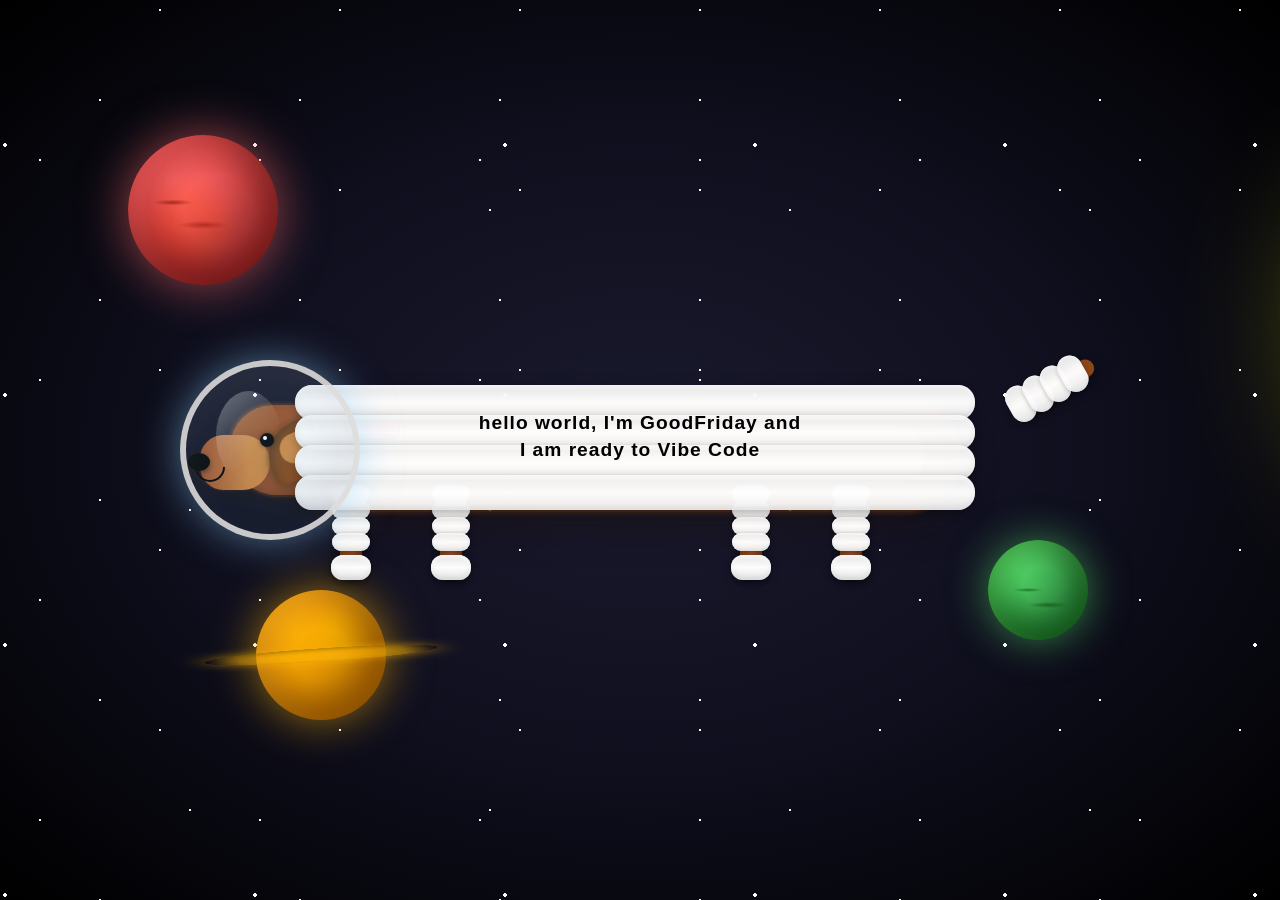
<file: Hello-World/index.html>
<!DOCTYPE html>
<html lang="en">
<head>
    <meta charset="UTF-8">
    <meta name="viewport" content="width=device-width, initial-scale=1.0">
    <title>Hello World</title>
    <style>
        * {
            margin: 0;
            padding: 0;
            box-sizing: border-box;
        }

        body {
            font-family: 'Segoe UI', Tahoma, Geneva, Verdana, sans-serif;
            background: radial-gradient(ellipse at center, #1a1a2e 0%, #0f0f1e 50%, #000000 100%);
            min-height: 100vh;
            display: flex;
            justify-content: center;
            align-items: center;
            overflow: hidden;
            position: relative;
        }

        body::before {
            content: '';
            position: absolute;
            width: 100%;
            height: 100%;
            background-image:
                radial-gradient(circle, white 1px, transparent 1px),
                radial-gradient(circle, white 1px, transparent 1px),
                radial-gradient(circle, white 2px, transparent 2px),
                radial-gradient(circle, white 1px, transparent 1px),
                radial-gradient(circle, white 1px, transparent 1px);
            background-size: 200px 200px, 300px 300px, 250px 250px, 180px 180px, 220px 220px;
            background-position: 0 0, 40px 60px, 130px 270px, 70px 100px, 150px 50px;
            animation: twinkle 3s ease-in-out infinite;
        }

        @keyframes twinkle {
            0%, 100% { opacity: 0.8; }
            50% { opacity: 1; }
        }

        .planet {
            position: absolute;
            border-radius: 50%;
        }

        .planet1 {
            width: 150px;
            height: 150px;
            background:
                radial-gradient(circle at 60% 50%, transparent 30%, rgba(139, 0, 0, 0.3) 60%),
                radial-gradient(circle at 40% 60%, rgba(255, 69, 0, 0.2) 20%, transparent 40%),
                radial-gradient(circle at 30% 30%, #ff6b6b, #c92a2a);
            top: 15%;
            left: 10%;
            box-shadow: 0 0 50px rgba(255, 107, 107, 0.6),
                        inset -25px -25px 50px rgba(0, 0, 0, 0.4),
                        inset 15px 15px 30px rgba(255, 140, 140, 0.2);
        }

        .planet1::before {
            content: '';
            position: absolute;
            width: 100%;
            height: 100%;
            background:
                radial-gradient(ellipse 20px 3px at 30% 45%, rgba(100, 0, 0, 0.5), transparent),
                radial-gradient(ellipse 25px 4px at 50% 60%, rgba(120, 0, 0, 0.4), transparent);
            border-radius: 50%;
        }

        .planet2 {
            width: 100px;
            height: 100px;
            background:
                radial-gradient(circle at 55% 45%, transparent 25%, rgba(0, 100, 0, 0.4) 65%),
                radial-gradient(circle at 30% 30%, #51cf66, #2f9e44);
            top: 60%;
            right: 15%;
            box-shadow: 0 0 40px rgba(81, 207, 102, 0.6),
                        inset -20px -20px 40px rgba(0, 0, 0, 0.4),
                        inset 12px 12px 25px rgba(130, 230, 130, 0.3);
            animation: planetRotate2 20s linear infinite;
        }

        .planet2::before {
            content: '';
            position: absolute;
            width: 100%;
            height: 100%;
            background:
                radial-gradient(ellipse 15px 2px at 40% 50%, rgba(0, 80, 0, 0.6), transparent),
                radial-gradient(ellipse 20px 3px at 60% 65%, rgba(0, 60, 0, 0.5), transparent);
            border-radius: 50%;
        }

        .planet3 {
            width: 130px;
            height: 130px;
            background:
                radial-gradient(circle at 50% 50%, transparent 30%, rgba(200, 100, 0, 0.3) 60%),
                radial-gradient(circle at 70% 30%, rgba(255, 200, 0, 0.3) 10%, transparent 30%),
                radial-gradient(circle at 30% 30%, #fab005, #f08c00);
            bottom: 20%;
            left: 20%;
            box-shadow: 0 0 45px rgba(250, 176, 5, 0.6),
                        inset -22px -22px 45px rgba(0, 0, 0, 0.4),
                        inset 13px 13px 28px rgba(255, 220, 100, 0.2);
        }

        .planet3::after {
            content: '';
            position: absolute;
            width: 240px;
            height: 50px;
            background: linear-gradient(90deg,
                transparent 0%,
                rgba(250, 176, 5, 0.5) 15%,
                rgba(250, 176, 5, 0.8) 50%,
                rgba(250, 176, 5, 0.5) 85%,
                transparent 100%);
            border-radius: 50%;
            top: 50%;
            left: 50%;
            transform: translate(-50%, -50%) rotateX(75deg) rotateZ(-15deg);
            box-shadow: 0 0 30px rgba(250, 176, 5, 0.6),
                        inset 0 5px 15px rgba(0, 0, 0, 0.3);
        }

        @keyframes planetRotate2 {
            from { transform: rotate(0deg); }
            to { transform: rotate(360deg); }
        }

        .shooting-star {
            position: absolute;
            font-size: 15rem;
            top: 20%;
            right: -350px;
            filter: drop-shadow(0 0 40px white) drop-shadow(0 0 80px yellow);
            animation: shoot 5s linear infinite;
        }

        .shooting-star::before {
            content: '⭐';
        }

        .shooting-star::after {
            content: '';
            position: absolute;
            width: 150px;
            height: 4px;
            background: linear-gradient(90deg, rgba(255, 255, 255, 0.9), rgba(255, 255, 0, 0.6), transparent);
            right: 45px;
            top: 50%;
            transform: translateY(-50%);
            box-shadow: 0 0 10px rgba(255, 255, 255, 0.8);
        }

        @keyframes shoot {
            0% {
                right: -100px;
                top: 10%;
                opacity: 0;
            }
            10% {
                opacity: 1;
            }
            90% {
                opacity: 1;
            }
            100% {
                right: 120%;
                top: 80%;
                opacity: 0;
            }
        }

        .park-background {
            display: none;
        }

        .grass {
            position: absolute;
            bottom: 0;
            width: 100%;
            height: 40%;
            background: linear-gradient(to bottom, #90EE90 0%, #7CCD7C 50%, #6FB66F 100%);
            box-shadow: inset 0 10px 30px rgba(0, 100, 0, 0.2);
        }

        .grass::before {
            content: '';
            position: absolute;
            width: 100%;
            height: 100%;
            background-image:
                radial-gradient(circle, #7CCD7C 1px, transparent 1px),
                radial-gradient(circle, #6FB66F 1px, transparent 1px);
            background-size: 50px 50px, 70px 70px;
            background-position: 0 0, 25px 25px;
            opacity: 0.5;
        }

        .sun {
            position: absolute;
            top: 60px;
            right: 100px;
            width: 80px;
            height: 80px;
            background: radial-gradient(circle, #FFD700 0%, #FFA500 100%);
            border-radius: 50%;
            box-shadow: 0 0 40px rgba(255, 215, 0, 0.6);
        }

        .cloud {
            position: absolute;
            background: white;
            border-radius: 100px;
            opacity: 0.9;
            filter: blur(2px);
        }

        .cloud1 {
            width: 120px;
            height: 50px;
            top: 80px;
            left: 100px;
            box-shadow:
                140px 0 0 -5px white,
                70px 15px 0 0px white,
                100px -10px 0 5px white,
                30px -5px 0 10px white,
                160px -8px 0 8px white;
        }

        .cloud2 {
            width: 100px;
            height: 45px;
            top: 140px;
            right: 200px;
            box-shadow:
                110px 0 0 -3px white,
                55px 12px 0 2px white,
                80px -8px 0 8px white,
                25px -3px 0 12px white,
                125px -5px 0 10px white;
        }

        .tree {
            position: absolute;
            bottom: 40%;
        }

        .tree-trunk {
            position: absolute;
            width: 30px;
            height: 80px;
            background: linear-gradient(to right, #8B4513 0%, #654321 100%);
            border-radius: 5px;
            bottom: 0;
            left: 50%;
            transform: translateX(-50%);
            box-shadow: inset -3px 0 5px rgba(0, 0, 0, 0.3);
        }

        .tree-leaves {
            position: absolute;
            width: 100px;
            height: 100px;
            background: radial-gradient(circle, #228B22 0%, #006400 100%);
            border-radius: 50%;
            bottom: 60px;
            left: 50%;
            transform: translateX(-50%);
            box-shadow: 0 5px 20px rgba(0, 100, 0, 0.4);
        }

        .tree-leaves::before,
        .tree-leaves::after {
            content: '';
            position: absolute;
            width: 80px;
            height: 80px;
            background: radial-gradient(circle, #228B22 0%, #006400 100%);
            border-radius: 50%;
        }

        .tree-leaves::before {
            top: -40px;
            left: 10px;
        }

        .tree-leaves::after {
            top: -20px;
            right: 10px;
        }

        .tree1 { left: 150px; }
        .tree2 { right: 180px; }

        .bone {
            position: absolute;
            bottom: 30%;
            right: 100px;
            width: 200px;
            height: 50px;
            background: #F5DEB3;
            border-radius: 25px;
            box-shadow: 0 5px 15px rgba(0, 0, 0, 0.3),
                        inset 0 2px 5px rgba(255, 255, 255, 0.5);
            transform: rotate(-10deg);
            z-index: 1;
            display: flex;
            align-items: center;
            justify-content: center;
        }

        .bone::before,
        .bone::after {
            content: '';
            position: absolute;
            width: 50px;
            height: 50px;
            background: #F5DEB3;
            border-radius: 50%;
            box-shadow: inset 0 2px 5px rgba(255, 255, 255, 0.5);
        }

        .bone::before {
            left: -20px;
            top: 50%;
            transform: translateY(-50%);
            box-shadow: -15px 0 0 #F5DEB3, 15px 0 0 #F5DEB3,
                        inset 0 2px 5px rgba(255, 255, 255, 0.5);
        }

        .bone::after {
            right: -20px;
            top: 50%;
            transform: translateY(-50%);
            box-shadow: -15px 0 0 #F5DEB3, 15px 0 0 #F5DEB3,
                        inset 0 2px 5px rgba(255, 255, 255, 0.5);
        }

        .bone-text {
            position: relative;
            z-index: 2;
            font-size: 0.85rem;
            font-weight: bold;
            color: #8B4513;
            text-align: center;
            text-shadow: 1px 1px 2px rgba(255, 255, 255, 0.5);
            transform: rotate(10deg);
            padding: 0 20px;
        }

        .container {
            position: relative;
            animation: fadeIn 0.8s ease-in, float 6s ease-in-out infinite;
            z-index: 2;
        }

        @keyframes float {
            0%, 100% { transform: translateY(0px); }
            50% { transform: translateY(-20px); }
        }

        .weiner-dog {
            position: relative;
            width: 900px;
            height: 300px;
        }

        .space-suit {
            position: absolute;
            width: 680px;
            height: 140px;
            top: 85px;
            left: 105px;
            z-index: 1;
        }

        .suit-segment {
            position: absolute;
            width: 100%;
            height: 35px;
            background: linear-gradient(to bottom,
                rgba(240, 240, 240, 0.95) 0%,
                rgba(255, 255, 255, 0.98) 50%,
                rgba(240, 240, 240, 0.95) 100%);
            border-radius: 17px;
            box-shadow: 0 3px 8px rgba(0, 0, 0, 0.3),
                        inset 0 2px 5px rgba(255, 255, 255, 0.8),
                        inset 0 -2px 5px rgba(200, 200, 200, 0.5);
        }

        .suit-segment1 { top: 0; }
        .suit-segment2 { top: 30px; }
        .suit-segment3 { top: 60px; }
        .suit-segment4 { top: 90px; }

        .dog-body {
            position: absolute;
            width: 650px;
            height: 110px;
            background: linear-gradient(to bottom, #8B4513 0%, #A0522D 50%, #8B4513 100%);
            border-radius: 55px;
            top: 100px;
            left: 120px;
            box-shadow: 0 15px 40px rgba(0, 0, 0, 0.3),
                        inset 0 -5px 20px rgba(0, 0, 0, 0.2),
                        inset 0 5px 20px rgba(139, 69, 19, 0.3),
                        0 0 0 2px rgba(160, 82, 45, 0.3),
                        0 0 0 4px rgba(139, 69, 19, 0.2),
                        0 0 0 6px rgba(160, 82, 45, 0.1);
            filter: drop-shadow(0 1px 1px rgba(139, 69, 19, 0.3));
            z-index: 0;
        }

        .dog-body::before {
            content: '';
            position: absolute;
            width: 100%;
            height: 100%;
            background-image:
                radial-gradient(ellipse 3px 2px at 20% 30%, rgba(139, 69, 19, 0.4) 0%, transparent 50%),
                radial-gradient(ellipse 3px 2px at 45% 25%, rgba(160, 82, 45, 0.3) 0%, transparent 50%),
                radial-gradient(ellipse 3px 2px at 70% 35%, rgba(139, 69, 19, 0.4) 0%, transparent 50%),
                radial-gradient(ellipse 3px 2px at 30% 60%, rgba(160, 82, 45, 0.3) 0%, transparent 50%),
                radial-gradient(ellipse 3px 2px at 60% 55%, rgba(139, 69, 19, 0.4) 0%, transparent 50%),
                radial-gradient(ellipse 3px 2px at 85% 50%, rgba(160, 82, 45, 0.3) 0%, transparent 50%);
            border-radius: 55px;
        }

        .dog-belly {
            position: absolute;
            width: 580px;
            height: 60px;
            background: linear-gradient(to bottom, #CD853F 0%, #DEB887 50%, #CD853F 100%);
            border-radius: 40px;
            top: 125px;
            left: 155px;
            box-shadow: inset 0 2px 10px rgba(0, 0, 0, 0.1);
        }

        .space-helmet {
            position: absolute;
            width: 180px;
            height: 180px;
            background: radial-gradient(circle, rgba(135, 206, 250, 0.12) 0%, rgba(100, 150, 200, 0.08) 100%);
            border-radius: 50%;
            top: 60px;
            left: -10px;
            border: 6px solid rgba(220, 220, 220, 0.9);
            box-shadow: 0 0 40px rgba(135, 206, 250, 0.5),
                        inset 0 25px 50px rgba(255, 255, 255, 0.08),
                        inset 0 -25px 50px rgba(0, 0, 0, 0.08);
            z-index: 5;
        }

        .helmet-reflection {
            position: absolute;
            width: 65px;
            height: 90px;
            background: linear-gradient(135deg, rgba(255, 255, 255, 0.35) 0%, transparent 65%);
            border-radius: 50%;
            top: 25px;
            left: 30px;
        }

        .dog-head {
            position: absolute;
            width: 130px;
            height: 90px;
            background: linear-gradient(135deg, #8B4513 0%, #A0522D 50%, #8B4513 100%);
            border-radius: 45px 45px 50px 50px;
            top: 105px;
            left: 40px;
            box-shadow: 0 10px 30px rgba(0, 0, 0, 0.3),
                        inset -3px -3px 10px rgba(0, 0, 0, 0.2),
                        0 0 0 2px rgba(160, 82, 45, 0.2),
                        0 0 0 4px rgba(139, 69, 19, 0.1);
            filter: drop-shadow(0 1px 1px rgba(139, 69, 19, 0.3));
        }

        .dog-head::before {
            content: '';
            position: absolute;
            width: 100%;
            height: 100%;
            background-image:
                radial-gradient(ellipse 3px 2px at 25% 40%, rgba(139, 69, 19, 0.4) 0%, transparent 50%),
                radial-gradient(ellipse 3px 2px at 50% 30%, rgba(160, 82, 45, 0.3) 0%, transparent 50%),
                radial-gradient(ellipse 3px 2px at 70% 50%, rgba(139, 69, 19, 0.4) 0%, transparent 50%),
                radial-gradient(ellipse 3px 2px at 40% 70%, rgba(160, 82, 45, 0.3) 0%, transparent 50%);
            border-radius: 45px 45px 50px 50px;
        }

        .dog-snout {
            position: absolute;
            width: 70px;
            height: 55px;
            background: linear-gradient(to right, #A0522D 0%, #CD853F 70%);
            border-radius: 30px 35px 35px 30px;
            top: 30px;
            left: -30px;
            box-shadow: 0 5px 15px rgba(0, 0, 0, 0.2);
        }

        .dog-nose {
            position: absolute;
            width: 22px;
            height: 18px;
            background: #000;
            border-radius: 50% 50% 50% 50%;
            top: 18px;
            left: -12px;
            box-shadow: 0 2px 5px rgba(0, 0, 0, 0.5);
        }

        .dog-mouth {
            position: absolute;
            width: 30px;
            height: 15px;
            border: 2px solid #000;
            border-top: none;
            border-radius: 0 0 15px 15px;
            top: 32px;
            left: -5px;
        }

        .dog-ear {
            position: absolute;
            width: 75px;
            height: 55px;
            background: linear-gradient(135deg, #654321 0%, #8B4513 50%);
            border-radius: 40px 10px 50px 10px;
            top: 15px;
            left: 35px;
            transform: rotate(-25deg);
            box-shadow: 0 5px 15px rgba(0, 0, 0, 0.3),
                        inset 2px 2px 8px rgba(0, 0, 0, 0.2),
                        0 0 0 2px rgba(139, 69, 19, 0.2),
                        0 0 0 4px rgba(101, 67, 33, 0.1);
            filter: drop-shadow(0 1px 1px rgba(101, 67, 33, 0.3));
        }

        .dog-ear::before {
            content: '';
            position: absolute;
            width: 100%;
            height: 100%;
            background-image:
                radial-gradient(ellipse 3px 2px at 30% 40%, rgba(101, 67, 33, 0.5) 0%, transparent 50%),
                radial-gradient(ellipse 3px 2px at 60% 30%, rgba(139, 69, 19, 0.4) 0%, transparent 50%),
                radial-gradient(ellipse 3px 2px at 45% 65%, rgba(101, 67, 33, 0.5) 0%, transparent 50%);
            border-radius: 40px 10px 50px 10px;
        }

        .dog-ear-inner {
            position: absolute;
            width: 40px;
            height: 30px;
            background: #CD853F;
            border-radius: 20px;
            top: 10px;
            left: 15px;
        }

        .dog-eye {
            position: absolute;
            width: 14px;
            height: 14px;
            background: #000;
            border-radius: 50%;
            top: 28px;
            left: 30px;
            box-shadow: 0 0 5px rgba(0, 0, 0, 0.5);
        }

        .dog-eye::after {
            content: '';
            position: absolute;
            width: 4px;
            height: 4px;
            background: white;
            border-radius: 50%;
            top: 3px;
            left: 3px;
        }

        .dog-collar {
            position: absolute;
            width: 100px;
            height: 25px;
            background: #DC143C;
            border-radius: 12px;
            top: 115px;
            left: 110px;
            box-shadow: 0 3px 10px rgba(0, 0, 0, 0.3),
                        inset 0 2px 5px rgba(255, 255, 255, 0.3);
            border: 2px solid #8B0000;
        }

        .dog-tag {
            position: absolute;
            width: 18px;
            height: 22px;
            background: linear-gradient(135deg, #FFD700 0%, #FFA500 100%);
            border-radius: 3px;
            top: 1px;
            left: 41px;
            box-shadow: 0 2px 5px rgba(0, 0, 0, 0.4);
        }

        .dog-tail {
            position: absolute;
            width: 90px;
            height: 18px;
            background: linear-gradient(to right, #8B4513 0%, #A0522D 50%, #8B4513 100%);
            border-radius: 20px;
            top: 100px;
            right: -15px;
            transform: rotate(-30deg);
            transform-origin: left;
            animation: wagTail 0.6s infinite alternate;
            box-shadow: 0 5px 15px rgba(0, 0, 0, 0.3);
            z-index: 0;
        }

        .tail-suit {
            position: absolute;
            width: 100px;
            height: 38px;
            top: 91px;
            right: -20px;
            transform: rotate(-30deg);
            transform-origin: left;
            animation: wagTail 0.6s infinite alternate;
            z-index: 1;
        }

        .tail-suit-segment {
            position: absolute;
            width: 25px;
            height: 38px;
            background: linear-gradient(to bottom,
                rgba(240, 240, 240, 0.95) 0%,
                rgba(255, 255, 255, 0.98) 50%,
                rgba(240, 240, 240, 0.95) 100%);
            border-radius: 19px;
            box-shadow: 0 2px 5px rgba(0, 0, 0, 0.3),
                        inset 0 1px 3px rgba(255, 255, 255, 0.8),
                        inset 0 -1px 3px rgba(200, 200, 200, 0.5);
        }

        .tail-suit-segment1 { left: 0; }
        .tail-suit-segment2 { left: 20px; }
        .tail-suit-segment3 { left: 40px; }
        .tail-suit-segment4 { left: 60px; }

        .dog-leg {
            position: absolute;
            width: 22px;
            height: 65px;
            background: linear-gradient(to right, #8B4513 0%, #A0522D 50%, #8B4513 100%);
            border-radius: 11px 11px 8px 8px;
            bottom: 25px;
            box-shadow: 0 5px 10px rgba(0, 0, 0, 0.3),
                        inset -2px 0 5px rgba(0, 0, 0, 0.2);
            z-index: 0;
        }

        .leg-suit {
            position: absolute;
            width: 38px;
            height: 70px;
            bottom: 20px;
            left: -8px;
            z-index: 1;
        }

        .leg-suit-segment {
            position: absolute;
            width: 100%;
            height: 18px;
            background: linear-gradient(to bottom,
                rgba(240, 240, 240, 0.95) 0%,
                rgba(255, 255, 255, 0.98) 50%,
                rgba(240, 240, 240, 0.95) 100%);
            border-radius: 9px;
            box-shadow: 0 2px 5px rgba(0, 0, 0, 0.3),
                        inset 0 1px 3px rgba(255, 255, 255, 0.8),
                        inset 0 -1px 3px rgba(200, 200, 200, 0.5);
        }

        .leg-suit-segment1 { top: 0; }
        .leg-suit-segment2 { top: 16px; }
        .leg-suit-segment3 { top: 32px; }
        .leg-suit-segment4 { top: 48px; }

        .dog-paw {
            position: absolute;
            width: 28px;
            height: 16px;
            background: #654321;
            border-radius: 8px 8px 12px 12px;
            bottom: 0;
            left: -3px;
            box-shadow: 0 3px 8px rgba(0, 0, 0, 0.4);
            z-index: 0;
        }

        .space-boot {
            position: absolute;
            width: 40px;
            height: 25px;
            background: linear-gradient(to bottom,
                rgba(230, 230, 230, 0.98) 0%,
                rgba(255, 255, 255, 0.99) 50%,
                rgba(230, 230, 230, 0.98) 100%);
            border-radius: 12px;
            bottom: -5px;
            left: -9px;
            box-shadow: 0 3px 8px rgba(0, 0, 0, 0.4),
                        inset 0 2px 4px rgba(255, 255, 255, 0.9),
                        inset 0 -2px 4px rgba(200, 200, 200, 0.6);
            z-index: 2;
        }

        .leg1 { left: 150px; }
        .leg2 { left: 250px; }
        .leg3 { left: 550px; }
        .leg4 { left: 650px; }

        h1 {
            position: absolute;
            top: 110px;
            left: 450px;
            transform: translateX(-50%);
            font-size: 1.2rem;
            font-weight: bold;
            color: #000000;
            text-shadow: none;
            z-index: 10;
            white-space: pre-line;
            letter-spacing: 1px;
            text-align: center;
            line-height: 1.4;
        }

        @keyframes fadeIn {
            from {
                opacity: 0;
                transform: translateY(-20px);
            }
            to {
                opacity: 1;
                transform: translateY(0);
            }
        }

        @keyframes wagTail {
            from {
                transform: rotate(-25deg);
            }
            to {
                transform: rotate(-35deg);
            }
        }
    </style>
</head>
<body>
    <div class="shooting-star"></div>
    <div class="planet planet1"></div>
    <div class="planet planet2"></div>
    <div class="planet planet3"></div>

    <div class="park-background">
        <div class="sun"></div>
        <div class="cloud cloud1"></div>
        <div class="cloud cloud2"></div>
        <div class="tree tree1">
            <div class="tree-trunk"></div>
            <div class="tree-leaves"></div>
        </div>
        <div class="tree tree2">
            <div class="tree-trunk"></div>
            <div class="tree-leaves"></div>
        </div>
        <div class="grass"></div>
        <div class="bone">
            <div class="bone-text">I'm GoodFriday and I'm ready to Vibe Code</div>
        </div>
    </div>
    <div class="container">
        <h1>hello world, I'm GoodFriday and
I am ready to Vibe Code</h1>
        <div class="weiner-dog">
            <div class="space-suit">
                <div class="suit-segment suit-segment1"></div>
                <div class="suit-segment suit-segment2"></div>
                <div class="suit-segment suit-segment3"></div>
                <div class="suit-segment suit-segment4"></div>
            </div>
            <div class="helmet-base"></div>
            <div class="space-helmet">
                <div class="helmet-reflection"></div>
            </div>
            <div class="dog-body"></div>
            <div class="dog-belly"></div>
            <div class="dog-collar">
                <div class="dog-tag"></div>
            </div>
            <div class="dog-head">
                <div class="dog-snout">
                    <div class="dog-nose"></div>
                    <div class="dog-mouth"></div>
                </div>
                <div class="dog-ear">
                    <div class="dog-ear-inner"></div>
                </div>
                <div class="dog-eye"></div>
            </div>
            <div class="tail-suit">
                <div class="tail-suit-segment tail-suit-segment1"></div>
                <div class="tail-suit-segment tail-suit-segment2"></div>
                <div class="tail-suit-segment tail-suit-segment3"></div>
                <div class="tail-suit-segment tail-suit-segment4"></div>
            </div>
            <div class="dog-tail"></div>
            <div class="dog-leg leg1">
                <div class="leg-suit">
                    <div class="leg-suit-segment leg-suit-segment1"></div>
                    <div class="leg-suit-segment leg-suit-segment2"></div>
                    <div class="leg-suit-segment leg-suit-segment3"></div>
                    <div class="leg-suit-segment leg-suit-segment4"></div>
                </div>
                <div class="dog-paw"></div>
                <div class="space-boot"></div>
            </div>
            <div class="dog-leg leg2">
                <div class="leg-suit">
                    <div class="leg-suit-segment leg-suit-segment1"></div>
                    <div class="leg-suit-segment leg-suit-segment2"></div>
                    <div class="leg-suit-segment leg-suit-segment3"></div>
                    <div class="leg-suit-segment leg-suit-segment4"></div>
                </div>
                <div class="dog-paw"></div>
                <div class="space-boot"></div>
            </div>
            <div class="dog-leg leg3">
                <div class="leg-suit">
                    <div class="leg-suit-segment leg-suit-segment1"></div>
                    <div class="leg-suit-segment leg-suit-segment2"></div>
                    <div class="leg-suit-segment leg-suit-segment3"></div>
                    <div class="leg-suit-segment leg-suit-segment4"></div>
                </div>
                <div class="dog-paw"></div>
                <div class="space-boot"></div>
            </div>
            <div class="dog-leg leg4">
                <div class="leg-suit">
                    <div class="leg-suit-segment leg-suit-segment1"></div>
                    <div class="leg-suit-segment leg-suit-segment2"></div>
                    <div class="leg-suit-segment leg-suit-segment3"></div>
                    <div class="leg-suit-segment leg-suit-segment4"></div>
                </div>
                <div class="dog-paw"></div>
                <div class="space-boot"></div>
            </div>
        </div>
    </div>
</body>
</html>
</file>
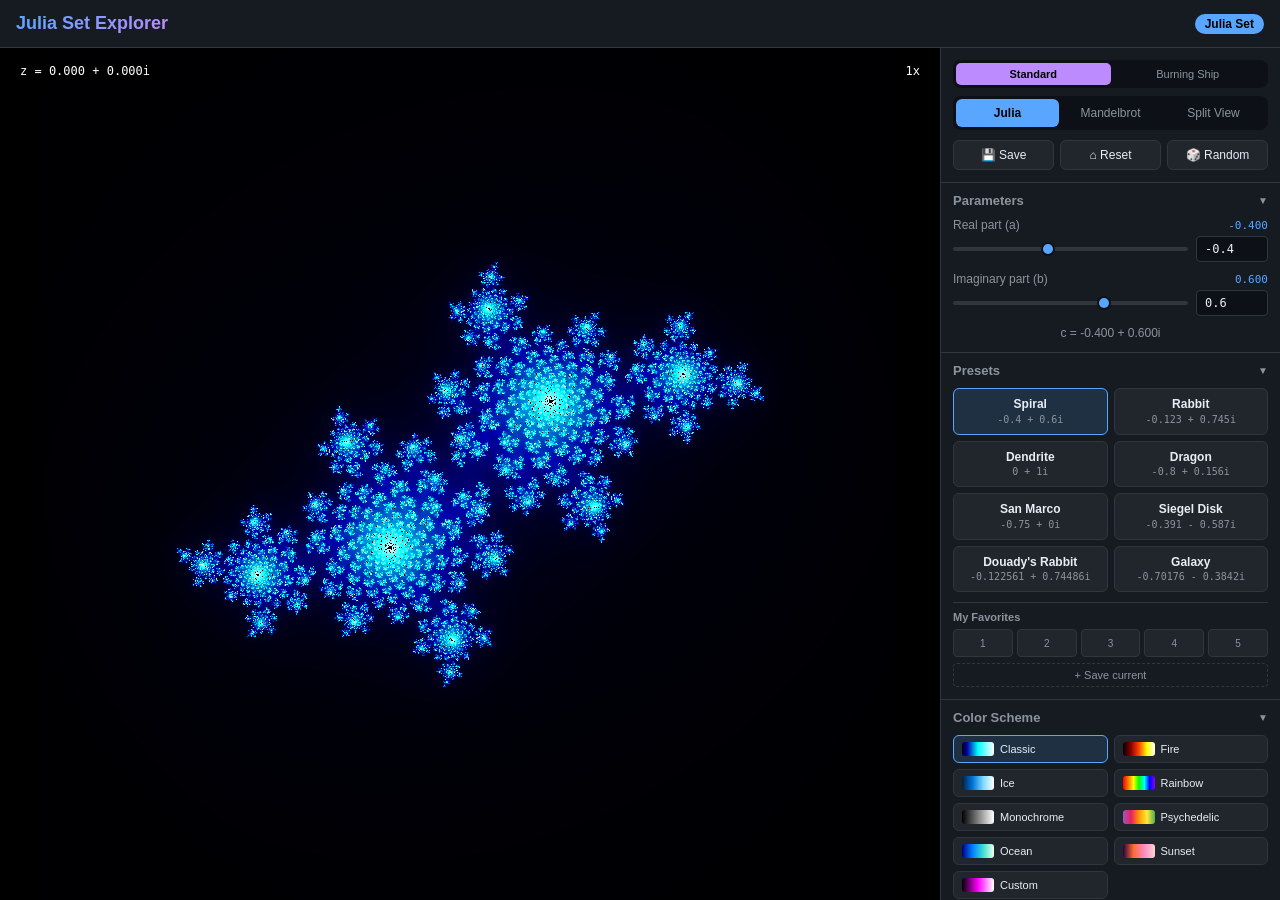
<file: Julia-Set/index.html>
<!DOCTYPE html>
<html lang="en">
<head>
<meta charset="UTF-8">
<meta name="viewport" content="width=device-width, initial-scale=1.0">
<title>Julia Set Explorer</title>
<style>
*, *::before, *::after { box-sizing: border-box; margin: 0; padding: 0; }

:root {
  --bg: #0d1117;
  --panel-bg: #161b22;
  --section-bg: #1c2128;
  --border: #30363d;
  --text: #e6edf3;
  --text-dim: #8b949e;
  --accent: #58a6ff;
  --accent-hover: #79c0ff;
  --btn-bg: #21262d;
  --btn-hover: #30363d;
  --danger: #f85149;
  --success: #3fb950;
  --panel-width: 340px;
}

html, body {
  height: 100%;
  font-family: -apple-system, BlinkMacSystemFont, 'Segoe UI', Helvetica, Arial, sans-serif;
  background: var(--bg);
  color: var(--text);
  overflow: hidden;
}

/* Header */
.header {
  display: flex;
  align-items: center;
  justify-content: space-between;
  padding: 8px 16px;
  background: var(--panel-bg);
  border-bottom: 1px solid var(--border);
  height: 48px;
  flex-shrink: 0;
}
.header h1 {
  font-size: 18px;
  font-weight: 600;
  background: linear-gradient(135deg, var(--accent), #bc8cff);
  -webkit-background-clip: text;
  -webkit-text-fill-color: transparent;
}
.header .mode-badge {
  font-size: 12px;
  padding: 3px 10px;
  border-radius: 12px;
  background: var(--accent);
  color: #000;
  font-weight: 600;
}

/* Main layout */
.app {
  display: flex;
  height: calc(100vh - 48px);
}

/* Canvas area */
.canvas-area {
  flex: 1;
  display: flex;
  min-width: 0;
  position: relative;
}
.canvas-container {
  flex: 1;
  position: relative;
  display: flex;
  align-items: center;
  justify-content: center;
  background: #000;
  overflow: hidden;
  min-width: 0;
}
.canvas-container canvas {
  cursor: crosshair;
  image-rendering: pixelated;
}
.canvas-overlay {
  position: absolute;
  padding: 6px 10px;
  background: rgba(0,0,0,0.65);
  color: #fff;
  font-size: 12px;
  font-family: 'SF Mono', 'Fira Code', monospace;
  border-radius: 4px;
  pointer-events: none;
  user-select: none;
}
.overlay-coords { top: 10px; left: 10px; }
.overlay-zoom { top: 10px; right: 10px; }
.overlay-label {
  bottom: 10px;
  left: 50%;
  transform: translateX(-50%);
  font-size: 13px;
  font-weight: 600;
  background: rgba(88,166,255,0.25);
  border: 1px solid rgba(88,166,255,0.4);
}

/* Split view */
.canvas-container.split-left {
  border-right: 2px solid var(--accent);
}
.split-crosshair {
  position: absolute;
  pointer-events: none;
  z-index: 5;
}
.split-crosshair-h, .split-crosshair-v {
  position: absolute;
  background: rgba(88,166,255,0.5);
}
.split-crosshair-h { height: 1px; width: 20px; }
.split-crosshair-v { width: 1px; height: 20px; }

/* Second canvas hidden by default */
#splitContainer { display: none; }
.app.split-mode #splitContainer { display: flex; }

/* Control Panel */
.control-panel {
  width: var(--panel-width);
  background: var(--panel-bg);
  border-left: 1px solid var(--border);
  overflow-y: auto;
  flex-shrink: 0;
  scrollbar-width: thin;
  scrollbar-color: var(--border) transparent;
}
.control-panel::-webkit-scrollbar { width: 6px; }
.control-panel::-webkit-scrollbar-track { background: transparent; }
.control-panel::-webkit-scrollbar-thumb { background: var(--border); border-radius: 3px; }

/* Quick actions */
.quick-actions {
  padding: 12px;
  border-bottom: 1px solid var(--border);
}
.mode-toggle {
  display: flex;
  background: var(--bg);
  border-radius: 8px;
  padding: 3px;
  margin-bottom: 10px;
}
.mode-toggle button {
  flex: 1;
  padding: 7px 0;
  border: none;
  border-radius: 6px;
  background: transparent;
  color: var(--text-dim);
  font-size: 12px;
  font-weight: 500;
  cursor: pointer;
  transition: all 0.2s;
}
.mode-toggle button.active {
  background: var(--accent);
  color: #000;
  font-weight: 600;
}
.action-row {
  display: flex;
  gap: 6px;
  margin-top: 8px;
}
.action-btn {
  flex: 1;
  padding: 7px 0;
  border: 1px solid var(--border);
  border-radius: 6px;
  background: var(--btn-bg);
  color: var(--text);
  font-size: 12px;
  cursor: pointer;
  transition: background 0.15s;
  display: flex;
  align-items: center;
  justify-content: center;
  gap: 4px;
}
.action-btn:hover { background: var(--btn-hover); }

/* Fractal type toggle */
.fractal-type-toggle {
  display: flex;
  background: var(--bg);
  border-radius: 8px;
  padding: 3px;
  margin-bottom: 8px;
}
.fractal-type-toggle button {
  flex: 1;
  padding: 5px 0;
  border: none;
  border-radius: 5px;
  background: transparent;
  color: var(--text-dim);
  font-size: 11px;
  font-weight: 500;
  cursor: pointer;
  transition: all 0.2s;
}
.fractal-type-toggle button.active {
  background: #bc8cff;
  color: #000;
  font-weight: 600;
}

/* Collapsible sections */
.section {
  border-bottom: 1px solid var(--border);
}
.section-header {
  display: flex;
  align-items: center;
  justify-content: space-between;
  padding: 10px 12px;
  cursor: pointer;
  user-select: none;
  font-size: 13px;
  font-weight: 600;
  color: var(--text-dim);
  transition: color 0.15s;
}
.section-header:hover { color: var(--text); }
.section-header .arrow {
  transition: transform 0.2s;
  font-size: 10px;
}
.section.collapsed .arrow { transform: rotate(-90deg); }
.section-body {
  padding: 0 12px 12px;
  overflow: hidden;
  transition: max-height 0.3s ease;
}
.section.collapsed .section-body {
  max-height: 0 !important;
  padding-top: 0;
  padding-bottom: 0;
}

/* Form controls */
.control-group {
  margin-bottom: 10px;
}
.control-label {
  display: flex;
  justify-content: space-between;
  align-items: center;
  font-size: 12px;
  color: var(--text-dim);
  margin-bottom: 4px;
}
.control-label span:last-child {
  font-family: 'SF Mono', monospace;
  color: var(--accent);
  font-size: 11px;
}
input[type="range"] {
  -webkit-appearance: none;
  width: 100%;
  height: 4px;
  background: var(--border);
  border-radius: 2px;
  outline: none;
}
input[type="range"]::-webkit-slider-thumb {
  -webkit-appearance: none;
  width: 14px;
  height: 14px;
  border-radius: 50%;
  background: var(--accent);
  cursor: pointer;
  border: 2px solid var(--bg);
}
input[type="number"], input[type="text"] {
  width: 100%;
  padding: 5px 8px;
  border: 1px solid var(--border);
  border-radius: 4px;
  background: var(--bg);
  color: var(--text);
  font-size: 12px;
  font-family: 'SF Mono', monospace;
  outline: none;
}
input[type="number"]:focus, input[type="text"]:focus {
  border-color: var(--accent);
}
.slider-input-row {
  display: flex;
  gap: 8px;
  align-items: center;
}
.slider-input-row input[type="range"] { flex: 1; }
.slider-input-row input[type="number"] { width: 72px; flex-shrink: 0; }

/* Preset grid */
.preset-grid {
  display: grid;
  grid-template-columns: 1fr 1fr;
  gap: 6px;
}
.preset-btn {
  padding: 8px 6px;
  border: 1px solid var(--border);
  border-radius: 6px;
  background: var(--btn-bg);
  color: var(--text);
  font-size: 11px;
  cursor: pointer;
  text-align: center;
  transition: all 0.15s;
  line-height: 1.3;
}
.preset-btn:hover { border-color: var(--accent); background: var(--section-bg); }
.preset-btn.active { border-color: var(--accent); background: rgba(88,166,255,0.15); }
.preset-btn .preset-name { font-weight: 600; font-size: 12px; }
.preset-btn .preset-val { color: var(--text-dim); font-size: 10px; font-family: monospace; }

/* Color scheme buttons */
.color-grid {
  display: grid;
  grid-template-columns: 1fr 1fr;
  gap: 6px;
}
.color-btn {
  padding: 6px 8px;
  border: 1px solid var(--border);
  border-radius: 6px;
  background: var(--btn-bg);
  color: var(--text);
  font-size: 11px;
  cursor: pointer;
  transition: all 0.15s;
  display: flex;
  align-items: center;
  gap: 6px;
}
.color-btn:hover { border-color: var(--accent); }
.color-btn.active { border-color: var(--accent); background: rgba(88,166,255,0.15); }
.color-swatch {
  width: 32px;
  height: 14px;
  border-radius: 3px;
  flex-shrink: 0;
}

/* Gradient Editor */
.gradient-editor {
  margin-top: 10px;
  padding-top: 10px;
  border-top: 1px solid var(--border);
}
.gradient-editor-title {
  font-size: 11px;
  font-weight: 600;
  color: var(--text-dim);
  margin-bottom: 8px;
  display: flex;
  justify-content: space-between;
  align-items: center;
}
.gradient-editor-title button {
  padding: 2px 8px;
  border: 1px solid var(--border);
  border-radius: 3px;
  background: var(--btn-bg);
  color: var(--text-dim);
  font-size: 10px;
  cursor: pointer;
}
.gradient-editor-title button:hover { border-color: var(--accent); color: var(--accent); }
.gradient-preview-bar {
  position: relative;
  height: 24px;
  border-radius: 4px;
  border: 1px solid var(--border);
  cursor: pointer;
  margin-bottom: 4px;
}
.gradient-stop {
  position: absolute;
  top: 22px;
  width: 16px;
  height: 16px;
  border-radius: 50%;
  border: 2px solid #fff;
  cursor: grab;
  transform: translateX(-50%);
  z-index: 2;
  box-shadow: 0 1px 4px rgba(0,0,0,0.5);
  transition: box-shadow 0.1s;
}
.gradient-stop:hover { box-shadow: 0 0 0 3px rgba(88,166,255,0.4); }
.gradient-stop.selected { box-shadow: 0 0 0 3px var(--accent); }
.gradient-stop.edge { cursor: default; }
.gradient-stops-container {
  position: relative;
  height: 42px;
  margin-bottom: 4px;
}
.gradient-stop-controls {
  display: flex;
  gap: 6px;
  align-items: center;
  margin-top: 6px;
}
.gradient-stop-controls label {
  font-size: 11px;
  color: var(--text-dim);
}
.gradient-stop-controls input[type="color"] {
  width: 28px;
  height: 22px;
  border: 1px solid var(--border);
  border-radius: 3px;
  background: transparent;
  cursor: pointer;
  padding: 0;
}
.gradient-stop-controls input[type="number"] {
  width: 60px;
  padding: 3px 6px;
  font-size: 11px;
}
.gradient-stop-controls button {
  padding: 3px 8px;
  border: 1px solid var(--danger);
  border-radius: 3px;
  background: transparent;
  color: var(--danger);
  font-size: 10px;
  cursor: pointer;
}
.gradient-stop-controls button:hover { background: rgba(248,81,73,0.15); }
.gradient-help {
  font-size: 10px;
  color: var(--text-dim);
  margin-top: 4px;
  font-style: italic;
}

/* Navigation grid */
.nav-grid {
  display: grid;
  grid-template-columns: repeat(3, 1fr);
  gap: 4px;
  width: 120px;
  margin: 0 auto 10px;
}
.nav-grid button {
  padding: 6px;
  border: 1px solid var(--border);
  border-radius: 4px;
  background: var(--btn-bg);
  color: var(--text);
  font-size: 14px;
  cursor: pointer;
}
.nav-grid button:hover { background: var(--btn-hover); }
.zoom-btns {
  display: flex;
  gap: 6px;
  margin-bottom: 10px;
}
.zoom-btns button {
  flex: 1;
  padding: 6px;
  border: 1px solid var(--border);
  border-radius: 4px;
  background: var(--btn-bg);
  color: var(--text);
  cursor: pointer;
  font-size: 13px;
}
.zoom-btns button:hover { background: var(--btn-hover); }

/* Animation controls */
.anim-playback {
  display: flex;
  gap: 6px;
  align-items: center;
  margin-bottom: 10px;
}
.play-btn {
  width: 40px;
  height: 40px;
  border-radius: 50%;
  border: 2px solid var(--accent);
  background: transparent;
  color: var(--accent);
  font-size: 18px;
  cursor: pointer;
  display: flex;
  align-items: center;
  justify-content: center;
  flex-shrink: 0;
  transition: all 0.15s;
}
.play-btn:hover { background: rgba(88,166,255,0.15); }
.anim-progress {
  flex: 1;
  height: 4px;
  -webkit-appearance: none;
  background: var(--border);
  border-radius: 2px;
  outline: none;
}
.anim-progress::-webkit-slider-thumb {
  -webkit-appearance: none;
  width: 12px;
  height: 12px;
  border-radius: 50%;
  background: var(--accent);
  cursor: pointer;
}
.anim-type-btns {
  display: flex;
  flex-wrap: wrap;
  gap: 4px;
  margin-bottom: 10px;
}
.anim-type-btn {
  padding: 4px 10px;
  border: 1px solid var(--border);
  border-radius: 12px;
  background: var(--btn-bg);
  color: var(--text-dim);
  font-size: 11px;
  cursor: pointer;
}
.anim-type-btn.active { border-color: var(--accent); color: var(--accent); background: rgba(88,166,255,0.1); }

/* Quality radio buttons */
.quality-presets {
  display: flex;
  gap: 4px;
  margin-bottom: 10px;
}
.quality-btn {
  flex: 1;
  padding: 6px 4px;
  border: 1px solid var(--border);
  border-radius: 4px;
  background: var(--btn-bg);
  color: var(--text-dim);
  font-size: 11px;
  text-align: center;
  cursor: pointer;
}
.quality-btn.active { border-color: var(--accent); color: var(--accent); }
.quality-btn .q-iters { font-size: 9px; display: block; margin-top: 2px; }

/* Checkbox */
.checkbox-row {
  display: flex;
  align-items: center;
  gap: 6px;
  margin-bottom: 6px;
  font-size: 12px;
  color: var(--text-dim);
  cursor: pointer;
}
.checkbox-row input[type="checkbox"] {
  accent-color: var(--accent);
}

/* Color picker row */
.color-picker-row {
  display: flex;
  align-items: center;
  gap: 8px;
  margin-bottom: 8px;
}
.color-picker-row label { font-size: 12px; color: var(--text-dim); }
.color-picker-row input[type="color"] {
  width: 28px;
  height: 22px;
  border: 1px solid var(--border);
  border-radius: 3px;
  background: transparent;
  cursor: pointer;
  padding: 0;
}

/* Info panel */
.info-panel {
  padding: 12px;
  border-bottom: 1px solid var(--border);
}
.info-panel h3 {
  font-size: 13px;
  font-weight: 600;
  margin-bottom: 8px;
  color: var(--accent);
}
.info-panel h4 {
  font-size: 12px;
  font-weight: 600;
  margin: 8px 0 4px;
  color: var(--text);
}
.info-panel p, .info-panel li {
  font-size: 11px;
  line-height: 1.5;
  color: var(--text-dim);
}
.info-panel ul {
  padding-left: 16px;
  margin-top: 4px;
}

/* Performance info */
.perf-info {
  display: flex;
  gap: 12px;
  font-size: 11px;
  color: var(--text-dim);
  font-family: 'SF Mono', monospace;
}

/* Custom favorites */
.favorites-section {
  margin-top: 10px;
  padding-top: 8px;
  border-top: 1px solid var(--border);
}
.favorites-section .fav-title {
  font-size: 11px;
  font-weight: 600;
  color: var(--text-dim);
  margin-bottom: 6px;
}
.fav-slots {
  display: flex;
  gap: 4px;
}
.fav-slot {
  flex: 1;
  padding: 4px;
  border: 1px solid var(--border);
  border-radius: 4px;
  background: var(--btn-bg);
  color: var(--text-dim);
  font-size: 10px;
  cursor: pointer;
  text-align: center;
  min-height: 28px;
  display: flex;
  align-items: center;
  justify-content: center;
}
.fav-slot.filled { border-color: var(--accent); color: var(--text); font-family: monospace; }
.fav-slot:hover { background: var(--btn-hover); }
.save-fav-btn {
  width: 100%;
  padding: 5px;
  margin-top: 6px;
  border: 1px dashed var(--border);
  border-radius: 4px;
  background: transparent;
  color: var(--text-dim);
  font-size: 11px;
  cursor: pointer;
}
.save-fav-btn:hover { border-color: var(--accent); color: var(--accent); }

/* Coordinate inputs */
.coord-row {
  display: flex;
  gap: 6px;
  margin-bottom: 6px;
}
.coord-row input { flex: 1; }
.coord-row button {
  padding: 5px 12px;
  border: 1px solid var(--accent);
  border-radius: 4px;
  background: transparent;
  color: var(--accent);
  font-size: 12px;
  cursor: pointer;
}
.coord-row button:hover { background: rgba(88,166,255,0.15); }

/* Responsive */
@media (max-width: 900px) {
  .app { flex-direction: column; }
  .canvas-area { flex: none; height: 50vh; }
  .control-panel {
    width: 100%;
    height: 50vh;
    border-left: none;
    border-top: 1px solid var(--border);
  }
}
@media (max-width: 600px) {
  .header h1 { font-size: 14px; }
  .canvas-area { height: 45vh; }
  .control-panel { height: 55vh; }
  :root { --panel-width: 100%; }
}

/* Focus styles */
button:focus-visible, input:focus-visible {
  outline: 2px solid var(--accent);
  outline-offset: 2px;
}

/* Reduced motion */
@media (prefers-reduced-motion: reduce) {
  * { transition: none !important; }
}
</style>
</head>
<body>

<div class="header">
  <h1>Julia Set Explorer</h1>
  <span class="mode-badge" id="modeBadge">Julia Set</span>
</div>

<div class="app" id="appContainer">
  <!-- Canvas area (holds one or two canvases) -->
  <div class="canvas-area">
    <!-- Primary canvas -->
    <div class="canvas-container" id="canvasContainer">
      <canvas id="fractalCanvas"></canvas>
      <div class="canvas-overlay overlay-coords" id="overlayCoords">z = 0.000 + 0.000i</div>
      <div class="canvas-overlay overlay-zoom" id="overlayZoom">1x</div>
      <div class="canvas-overlay overlay-label" id="overlayLabel" style="display:none;">Mandelbrot</div>
    </div>
    <!-- Split view second canvas -->
    <div class="canvas-container" id="splitContainer">
      <canvas id="splitCanvas"></canvas>
      <div class="canvas-overlay overlay-coords" id="splitOverlayCoords">z = 0.000 + 0.000i</div>
      <div class="canvas-overlay overlay-zoom" id="splitOverlayZoom">1x</div>
      <div class="canvas-overlay overlay-label" id="splitOverlayLabel" style="display:none;">Julia Set</div>
      <!-- crosshair marker -->
      <div class="split-crosshair" id="splitCrosshair" style="display:none;">
        <div class="split-crosshair-h" style="position:absolute; top:0; left:-10px;"></div>
        <div class="split-crosshair-v" style="position:absolute; left:0; top:-10px;"></div>
      </div>
    </div>
  </div>

  <!-- Controls -->
  <div class="control-panel">
    <!-- Quick Actions -->
    <div class="quick-actions">
      <!-- Fractal type (Standard / Burning Ship) -->
      <div class="fractal-type-toggle">
        <button class="active" id="btnStandard" data-fractal="standard">Standard</button>
        <button id="btnBurningShip" data-fractal="burningShip">Burning Ship</button>
      </div>
      <!-- View mode -->
      <div class="mode-toggle">
        <button class="active" id="btnJuliaMode" aria-label="Julia Set mode">Julia</button>
        <button id="btnMandelbrotMode" aria-label="Mandelbrot Set mode">Mandelbrot</button>
        <button id="btnSplitMode" aria-label="Split View mode">Split View</button>
      </div>
      <div class="action-row">
        <button class="action-btn" id="btnSaveImage" aria-label="Save image">&#128190; Save</button>
        <button class="action-btn" id="btnResetView" aria-label="Reset view">&#8962; Reset</button>
        <button class="action-btn" id="btnRandom" aria-label="Random Julia set">&#127922; Random</button>
      </div>
    </div>

    <!-- Parameters -->
    <div class="section" id="sectionParams">
      <div class="section-header" onclick="toggleSection('sectionParams')">
        <span>Parameters</span><span class="arrow">&#9660;</span>
      </div>
      <div class="section-body" id="paramsBody">
        <div id="juliaParams">
          <div class="control-group">
            <div class="control-label"><span>Real part (a)</span><span id="realDisplay">0.00</span></div>
            <div class="slider-input-row">
              <input type="range" id="realSlider" min="-2" max="2" step="0.01" value="0">
              <input type="number" id="realInput" min="-2" max="2" step="0.01" value="0">
            </div>
          </div>
          <div class="control-group">
            <div class="control-label"><span>Imaginary part (b)</span><span id="imagDisplay">0.00</span></div>
            <div class="slider-input-row">
              <input type="range" id="imagSlider" min="-2" max="2" step="0.01" value="0">
              <input type="number" id="imagInput" min="-2" max="2" step="0.01" value="0">
            </div>
          </div>
          <div style="font-size:12px;color:var(--text-dim);text-align:center;margin-top:4px;">
            c = <span id="cDisplay">0.00 + 0.00i</span>
          </div>
        </div>
        <div id="mandelbrotParams" style="display:none;">
          <p style="font-size:12px;color:var(--text-dim);padding:8px 0;">Exploring the Mandelbrot Set. Click on the canvas to select a c value and switch to Julia mode.</p>
        </div>
      </div>
    </div>

    <!-- Presets -->
    <div class="section" id="sectionPresets">
      <div class="section-header" onclick="toggleSection('sectionPresets')">
        <span>Presets</span><span class="arrow">&#9660;</span>
      </div>
      <div class="section-body">
        <div class="preset-grid" id="presetGrid"></div>
        <div class="favorites-section">
          <div class="fav-title">My Favorites</div>
          <div class="fav-slots" id="favSlots"></div>
          <button class="save-fav-btn" id="btnSaveFav">+ Save current</button>
        </div>
      </div>
    </div>

    <!-- Color Scheme -->
    <div class="section" id="sectionColors">
      <div class="section-header" onclick="toggleSection('sectionColors')">
        <span>Color Scheme</span><span class="arrow">&#9660;</span>
      </div>
      <div class="section-body">
        <div class="color-grid" id="colorGrid"></div>
        <div style="margin-top:10px;">
          <div class="color-picker-row">
            <label>Interior:</label>
            <input type="color" id="interiorColor" value="#000000">
          </div>
          <label class="checkbox-row">
            <input type="checkbox" id="invertColors"> Invert colors
          </label>
          <div class="control-group">
            <div class="control-label"><span>Banding</span><span id="bandingDisplay">1</span></div>
            <input type="range" id="bandingSlider" min="1" max="20" step="1" value="1">
          </div>
        </div>
        <!-- Custom Gradient Editor -->
        <div class="gradient-editor" id="gradientEditor">
          <div class="gradient-editor-title">
            <span>Custom Gradient</span>
            <button id="btnApplyGradient">Apply</button>
          </div>
          <div class="gradient-preview-bar" id="gradientBar"></div>
          <div class="gradient-stops-container" id="gradientStopsContainer"></div>
          <div class="gradient-stop-controls" id="gradientStopControls" style="display:none;">
            <label>Color:</label>
            <input type="color" id="stopColorPicker" value="#ffffff">
            <label>Pos:</label>
            <input type="number" id="stopPosition" min="0" max="100" step="1" value="50">
            <button id="btnDeleteStop">Del</button>
          </div>
          <div class="gradient-help">Click the gradient bar to add stops. Drag stops to reposition. Click a stop to select it.</div>
        </div>
      </div>
    </div>

    <!-- Navigation -->
    <div class="section collapsed" id="sectionNav">
      <div class="section-header" onclick="toggleSection('sectionNav')">
        <span>Navigation</span><span class="arrow">&#9660;</span>
      </div>
      <div class="section-body">
        <div class="zoom-btns">
          <button id="btnZoomIn">+ Zoom In</button>
          <button id="btnZoomOut">- Zoom Out</button>
        </div>
        <div class="nav-grid">
          <div></div><button id="btnUp" aria-label="Pan up">&uarr;</button><div></div>
          <button id="btnLeft" aria-label="Pan left">&larr;</button>
          <button id="btnResetNav" aria-label="Reset">&#8962;</button>
          <button id="btnRight" aria-label="Pan right">&rarr;</button>
          <div></div><button id="btnDown" aria-label="Pan down">&darr;</button><div></div>
        </div>
        <div class="control-group">
          <div class="control-label"><span>Go to coordinates</span></div>
          <div class="coord-row">
            <input type="number" id="navReal" step="0.01" placeholder="Real">
            <input type="number" id="navImag" step="0.01" placeholder="Imag">
            <button id="btnGoCoord">Go</button>
          </div>
        </div>
      </div>
    </div>

    <!-- Animation -->
    <div class="section collapsed" id="sectionAnim">
      <div class="section-header" onclick="toggleSection('sectionAnim')">
        <span>Animation</span><span class="arrow">&#9660;</span>
      </div>
      <div class="section-body">
        <div class="anim-playback">
          <button class="play-btn" id="btnPlayPause" aria-label="Play/Pause">&#9654;</button>
          <input type="range" class="anim-progress" id="animProgress" min="0" max="1" step="0.001" value="0">
        </div>
        <div class="anim-type-btns">
          <button class="anim-type-btn active" data-type="circular">Circular</button>
          <button class="anim-type-btn" data-type="linear">Linear</button>
          <button class="anim-type-btn" data-type="tour">Preset Tour</button>
        </div>
        <div class="control-group">
          <div class="control-label"><span>Speed</span><span id="speedDisplay">1.0x</span></div>
          <input type="range" id="speedSlider" min="0.1" max="5" step="0.1" value="1">
        </div>
        <label class="checkbox-row">
          <input type="checkbox" id="loopAnim" checked> Loop animation
        </label>
      </div>
    </div>

    <!-- Quality -->
    <div class="section collapsed" id="sectionQuality">
      <div class="section-header" onclick="toggleSection('sectionQuality')">
        <span>Quality</span><span class="arrow">&#9660;</span>
      </div>
      <div class="section-body">
        <div class="quality-presets">
          <button class="quality-btn" data-iters="100">Low<span class="q-iters">100</span></button>
          <button class="quality-btn active" data-iters="250">Med<span class="q-iters">250</span></button>
          <button class="quality-btn" data-iters="500">High<span class="q-iters">500</span></button>
          <button class="quality-btn" data-iters="1000">Ultra<span class="q-iters">1000</span></button>
        </div>
        <div class="control-group">
          <div class="control-label"><span>Max iterations</span><span id="iterDisplay">250</span></div>
          <input type="range" id="iterSlider" min="50" max="1000" step="10" value="250">
        </div>
        <label class="checkbox-row">
          <input type="checkbox" id="aaToggle"> Anti-aliasing (2x)
        </label>
        <label class="checkbox-row">
          <input type="checkbox" id="progressiveToggle" checked> Progressive rendering
        </label>
        <div class="perf-info" style="margin-top:8px;">
          <span>FPS: <span id="fpsDisplay">--</span></span>
          <span>Render: <span id="renderTimeDisplay">--</span>ms</span>
        </div>
      </div>
    </div>

    <!-- Save/Export -->
    <div class="section collapsed" id="sectionExport">
      <div class="section-header" onclick="toggleSection('sectionExport')">
        <span>Save &amp; Export</span><span class="arrow">&#9660;</span>
      </div>
      <div class="section-body">
        <div class="action-row" style="margin-bottom:8px;">
          <button class="action-btn" id="btnSavePng1x">PNG 1x</button>
          <button class="action-btn" id="btnSavePng2x">PNG 2x</button>
          <button class="action-btn" id="btnSavePng4x">PNG 4x</button>
        </div>
        <div class="action-row">
          <button class="action-btn" id="btnSaveState">&#128190; Save State</button>
          <button class="action-btn" id="btnLoadState">&#128194; Load State</button>
        </div>
        <input type="file" id="stateFileInput" accept=".json" style="display:none">
      </div>
    </div>

    <!-- Info Panel -->
    <div class="info-panel">
      <h3>About the Fractals</h3>
      <h4>Julia Sets</h4>
      <p>Defined by z<sub>n+1</sub> = z<sub>n</sub>&sup2; + c. Each point is tested for escape to infinity. The constant c determines the shape.</p>
      <h4>The Mandelbrot Set</h4>
      <p>The set of all c for which the Julia set is connected. Each point maps to a unique Julia set. Use Split View to see this relationship live.</p>
      <h4>Burning Ship Fractal</h4>
      <p>A variant using z<sub>n+1</sub> = (|Re(z<sub>n</sub>)| + i|Im(z<sub>n</sub>)|)&sup2; + c. The absolute values create sharp, asymmetric structures resembling a burning ship.</p>
      <h4>Tips</h4>
      <ul>
        <li><strong>Split View:</strong> See Mandelbrot + Julia side by side; click left to update right</li>
        <li><strong>Zoom:</strong> Scroll to zoom, drag to pan</li>
        <li><strong>Burning Ship:</strong> Try zooming into the "antenna" regions</li>
        <li><strong>Custom Gradient:</strong> Click the gradient bar to add color stops</li>
      </ul>
    </div>
  </div>
</div>

<script>
// ===== STATE =====
const state = {
  mode: 'julia',           // 'julia' | 'mandelbrot' | 'split'
  fractalType: 'standard', // 'standard' | 'burningShip'
  cReal: -0.4,
  cImag: 0.6,
  view: { centerReal: 0, centerImag: 0, width: 4, height: 4 },
  mandelbrotView: { centerReal: -0.5, centerImag: 0, width: 3.5, height: 3 },
  splitJuliaView: { centerReal: 0, centerImag: 0, width: 4, height: 4 },
  maxIter: 250,
  colorScheme: 'classic',
  interiorColor: '#000000',
  invertColors: false,
  banding: 1,
  antiAliasing: false,
  progressive: true,
  animating: false,
  animType: 'circular',
  animSpeed: 1.0,
  animLoop: true,
  animT: 0,
  favorites: Array(5).fill(null)
};

let savedJuliaView = { ...state.view };
let savedMandelbrotView = { ...state.mandelbrotView };

// ===== PRESETS =====
const PRESETS = [
  { key: 'spiral',       name: 'Spiral',          real: -0.4,      imag: 0.6,     desc: 'Swirling patterns' },
  { key: 'rabbit',       name: 'Rabbit',          real: -0.123,    imag: 0.745,   desc: 'Three-fold symmetry' },
  { key: 'dendrite',     name: 'Dendrite',        real: 0.0,       imag: 1.0,     desc: 'Branching structure' },
  { key: 'dragon',       name: 'Dragon',          real: -0.8,      imag: 0.156,   desc: 'Dragon curve' },
  { key: 'sanMarco',     name: 'San Marco',       real: -0.75,     imag: 0.0,     desc: 'Basilica symmetry' },
  { key: 'siegelDisk',   name: 'Siegel Disk',     real: -0.391,    imag: -0.587,  desc: 'Circular disk' },
  { key: 'douadyRabbit', name: "Douady's Rabbit", real: -0.122561, imag: 0.74486, desc: 'Precision rabbit' },
  { key: 'galaxy',       name: 'Galaxy',          real: -0.70176,  imag: -0.3842, desc: 'Spiral galaxy' }
];

// ===== COLOR SCHEMES =====
const COLOR_SCHEMES = {
  classic:     [{ s:0, c:'#000000' },{ s:0.16, c:'#0000aa' },{ s:0.5, c:'#00ffff' },{ s:1, c:'#ffffff' }],
  fire:        [{ s:0, c:'#000000' },{ s:0.25, c:'#8b0000' },{ s:0.5, c:'#ff4500' },{ s:0.75, c:'#ffff00' },{ s:1, c:'#ffffff' }],
  ice:         [{ s:0, c:'#001f3f' },{ s:0.33, c:'#0074d9' },{ s:0.67, c:'#7fdbff' },{ s:1, c:'#ffffff' }],
  rainbow:     [{ s:0, c:'#ff0000' },{ s:0.17, c:'#ff7f00' },{ s:0.33, c:'#ffff00' },{ s:0.5, c:'#00ff00' },{ s:0.67, c:'#00ffff' },{ s:0.83, c:'#0000ff' },{ s:1, c:'#8b00ff' }],
  monochrome:  [{ s:0, c:'#000000' },{ s:0.5, c:'#808080' },{ s:1, c:'#ffffff' }],
  psychedelic: [{ s:0, c:'#9b59b6' },{ s:0.25, c:'#e91e63' },{ s:0.5, c:'#ff9800' },{ s:0.75, c:'#ffeb3b' },{ s:1, c:'#4caf50' }],
  ocean:       [{ s:0, c:'#000080' },{ s:0.33, c:'#0080ff' },{ s:0.67, c:'#40e0d0' },{ s:1, c:'#f0fff0' }],
  sunset:      [{ s:0, c:'#2c003e' },{ s:0.33, c:'#ff6b35' },{ s:0.67, c:'#ff8dc7' },{ s:1, c:'#ffd5cd' }],
  custom:      [{ s:0, c:'#000000' },{ s:0.5, c:'#ff00ff' },{ s:1, c:'#ffffff' }]
};

// ===== CUSTOM GRADIENT STATE =====
let customStops = [
  { pos: 0, color: '#000000' },
  { pos: 0.5, color: '#ff00ff' },
  { pos: 1, color: '#ffffff' }
];
let selectedStopIdx = -1;
let draggingStopIdx = -1;

// ===== DOM REFS =====
const canvas = document.getElementById('fractalCanvas');
const ctx = canvas.getContext('2d');
const container = document.getElementById('canvasContainer');
const splitCanvas = document.getElementById('splitCanvas');
const splitCtx = splitCanvas.getContext('2d');
const splitContainer = document.getElementById('splitContainer');

// ===== COLOR PALETTE CACHE =====
let colorPalette = null;

function hexToRgb(hex) {
  const n = parseInt(hex.slice(1), 16);
  return [(n >> 16) & 255, (n >> 8) & 255, n & 255];
}

function buildColorPalette() {
  const scheme = COLOR_SCHEMES[state.colorScheme];
  const size = 2048;
  const palette = new Uint8Array(size * 3);
  for (let i = 0; i < size; i++) {
    let t = i / (size - 1);
    let seg = 0;
    for (let j = 1; j < scheme.length; j++) {
      if (t <= scheme[j].s) { seg = j - 1; break; }
      if (j === scheme.length - 1) seg = j - 1;
    }
    const s0 = scheme[seg], s1 = scheme[seg + 1];
    const localT = s1.s === s0.s ? 0 : (t - s0.s) / (s1.s - s0.s);
    const c0 = hexToRgb(s0.c), c1 = hexToRgb(s1.c);
    palette[i*3]   = Math.round(c0[0] + (c1[0] - c0[0]) * localT);
    palette[i*3+1] = Math.round(c0[1] + (c1[1] - c0[1]) * localT);
    palette[i*3+2] = Math.round(c0[2] + (c1[2] - c0[2]) * localT);
  }
  if (state.invertColors) {
    for (let i = 0; i < size * 3; i++) palette[i] = 255 - palette[i];
  }
  colorPalette = palette;
}

// ===== WEB WORKER =====
// The worker handles standard Julia/Mandelbrot AND Burning Ship
const workerCode = `
self.onmessage = function(e) {
  const { width, height, centerReal, centerImag, viewWidth, viewHeight, cReal, cImag, maxIter, mode, fractalType, startRow, endRow, pass } = e.data;
  const step = pass || 1;
  const pixelData = [];
  const isBurningShip = fractalType === 'burningShip';

  for (let py = startRow; py < endRow; py += step) {
    for (let px = 0; px < width; px += step) {
      const x0 = centerReal - viewWidth/2 + (px / width) * viewWidth;
      const y0 = centerImag - viewHeight/2 + (py / height) * viewHeight;

      let x, y, cr, ci;
      if (mode === 'mandelbrot') {
        x = 0; y = 0; cr = x0; ci = y0;
      } else {
        x = x0; y = y0; cr = cReal; ci = cImag;
      }

      let iter = 0;
      if (isBurningShip) {
        // Burning Ship: z = (|Re(z)| + i*|Im(z)|)^2 + c
        while (x*x + y*y <= 4.0 && iter < maxIter) {
          const ax = Math.abs(x), ay = Math.abs(y);
          const xt = ax*ax - ay*ay + cr;
          y = 2*ax*ay + ci;
          x = xt;
          iter++;
        }
      } else {
        // Standard Julia/Mandelbrot
        while (x*x + y*y <= 4.0 && iter < maxIter) {
          const xt = x*x - y*y + cr;
          y = 2*x*y + ci;
          x = xt;
          iter++;
        }
      }

      let smoothIter = iter;
      if (iter < maxIter) {
        const log_zn = Math.log(x*x + y*y) / 2;
        const nu = Math.log(log_zn / Math.log(2)) / Math.log(2);
        smoothIter = iter + 1 - nu;
      }

      pixelData.push(px, py, smoothIter);
    }
  }

  self.postMessage({ pixelData: new Float64Array(pixelData), startRow, endRow, pass: step });
};
`;
const workerBlob = new Blob([workerCode], { type: 'application/javascript' });
const workerUrl = URL.createObjectURL(workerBlob);
const numWorkers = Math.min(navigator.hardwareConcurrency || 4, 8);
let workers = [];
let splitWorkers = [];
for (let i = 0; i < numWorkers; i++) {
  workers.push(new Worker(workerUrl));
  splitWorkers.push(new Worker(workerUrl));
}

// ===== RENDERING =====
let renderGeneration = 0;
let splitRenderGeneration = 0;
let lastRenderTime = 0;
let fpsFrames = [];

function getCurrentView() {
  if (state.mode === 'mandelbrot') return state.mandelbrotView;
  if (state.mode === 'split') return state.mandelbrotView;
  return state.view;
}

function renderToCanvas(targetCanvas, targetCtx, targetWorkers, view, mode, gen, genProp, onDone) {
  const w = targetCanvas.width;
  const h = targetCanvas.height;

  buildColorPalette();

  const passes = state.progressive ? [4, 2, 1] : [1];
  let passIdx = 0;

  function runPass() {
    if (gen !== window[genProp]) return;
    const pass = passes[passIdx];
    const rowsPerWorker = Math.ceil(h / numWorkers);
    let completed = 0;
    const imgData = targetCtx.getImageData(0, 0, w, h);
    const data = imgData.data;
    const interiorRgb = hexToRgb(state.interiorColor);
    const paletteSize = 2048;
    const banding = state.banding;

    for (let i = 0; i < numWorkers; i++) {
      const startRow = i * rowsPerWorker;
      const endRow = Math.min(startRow + rowsPerWorker, h);

      targetWorkers[i].onmessage = function(e) {
        if (gen !== window[genProp]) return;
        const pd = e.data.pixelData;
        const step = e.data.pass;

        for (let j = 0; j < pd.length; j += 3) {
          const px = pd[j], py = pd[j+1], smoothIter = pd[j+2];
          let r, g, b;
          if (smoothIter >= state.maxIter) {
            r = interiorRgb[0]; g = interiorRgb[1]; b = interiorRgb[2];
          } else {
            let t = smoothIter / state.maxIter;
            if (banding > 1) t = Math.floor(t * banding) / banding;
            t = t % 1;
            const idx = Math.floor(t * (paletteSize - 1));
            r = colorPalette[idx*3];
            g = colorPalette[idx*3+1];
            b = colorPalette[idx*3+2];
          }
          for (let dy = 0; dy < step && py+dy < h; dy++) {
            for (let dx = 0; dx < step && px+dx < w; dx++) {
              const off = ((py+dy) * w + (px+dx)) * 4;
              data[off] = r; data[off+1] = g; data[off+2] = b; data[off+3] = 255;
            }
          }
        }

        completed++;
        if (completed === numWorkers) {
          if (gen !== window[genProp]) return;
          targetCtx.putImageData(imgData, 0, 0);
          passIdx++;
          if (passIdx < passes.length) {
            runPass();
          } else if (onDone) {
            onDone();
          }
        }
      };

      targetWorkers[i].postMessage({
        width: w, height: h,
        centerReal: view.centerReal, centerImag: view.centerImag,
        viewWidth: view.width, viewHeight: view.height,
        cReal: state.cReal, cImag: state.cImag,
        maxIter: state.maxIter,
        mode: mode,
        fractalType: state.fractalType,
        startRow, endRow, pass
      });
    }
  }
  runPass();
}

// Expose generation counters on window for the closure checks
window.renderGen = 0;
window.splitRenderGen = 0;

function render() {
  const gen = ++window.renderGen;
  const t0 = performance.now();

  if (state.mode === 'split') {
    // Left canvas = Mandelbrot
    renderToCanvas(canvas, ctx, workers, state.mandelbrotView, 'mandelbrot', gen, 'renderGen', () => {
      lastRenderTime = Math.round(performance.now() - t0);
      document.getElementById('renderTimeDisplay').textContent = lastRenderTime;
    });
    // Right canvas = Julia
    renderSplit();
  } else {
    const view = getCurrentView();
    const mode = state.mode;
    renderToCanvas(canvas, ctx, workers, view, mode, gen, 'renderGen', () => {
      lastRenderTime = Math.round(performance.now() - t0);
      document.getElementById('renderTimeDisplay').textContent = lastRenderTime;
    });
  }
}

function renderSplit() {
  const gen = ++window.splitRenderGen;
  renderToCanvas(splitCanvas, splitCtx, splitWorkers, state.splitJuliaView, 'julia', gen, 'splitRenderGen', null);
}

// ===== CANVAS SIZING =====
function resizeCanvas() {
  const rect = container.getBoundingClientRect();
  const w = Math.floor(rect.width);
  const h = Math.floor(rect.height);
  const size = Math.min(w, h);
  const dpr = state.antiAliasing ? 2 : 1;
  canvas.width = size * dpr;
  canvas.height = size * dpr;
  canvas.style.width = size + 'px';
  canvas.style.height = size + 'px';

  if (state.mode === 'split') {
    const rect2 = splitContainer.getBoundingClientRect();
    const w2 = Math.floor(rect2.width);
    const h2 = Math.floor(rect2.height);
    const size2 = Math.min(w2, h2);
    splitCanvas.width = size2 * dpr;
    splitCanvas.height = size2 * dpr;
    splitCanvas.style.width = size2 + 'px';
    splitCanvas.style.height = size2 + 'px';
  }
  render();
}

// ===== NAVIGATION =====
let isDragging = false;
let dragStartX, dragStartY, dragStartView;
let dragMoved = false;

function setupCanvasNav(cvs, getView) {
  cvs.addEventListener('mousedown', e => {
    isDragging = true;
    dragMoved = false;
    dragStartX = e.clientX;
    dragStartY = e.clientY;
    dragStartView = { ...getView() };
    cvs.style.cursor = 'grabbing';
  });

  cvs.addEventListener('wheel', e => {
    e.preventDefault();
    const view = getView();
    const rect = cvs.getBoundingClientRect();
    const mx = (e.clientX - rect.left) / rect.width;
    const my = (e.clientY - rect.top) / rect.height;
    const cr = view.centerReal - view.width/2 + mx * view.width;
    const ci = view.centerImag - view.height/2 + my * view.height;
    const factor = e.deltaY > 0 ? 1.2 : 1/1.2;
    view.width *= factor;
    view.height *= factor;
    view.centerReal = cr - (mx - 0.5) * view.width;
    view.centerImag = ci - (my - 0.5) * view.height;
    updateZoomDisplay();
    if (cvs === splitCanvas) renderSplit();
    else render();
  }, { passive: false });

  cvs.addEventListener('dblclick', e => {
    const view = getView();
    const rect = cvs.getBoundingClientRect();
    const mx = (e.clientX - rect.left) / rect.width;
    const my = (e.clientY - rect.top) / rect.height;
    const cr = view.centerReal - view.width/2 + mx * view.width;
    const ci = view.centerImag - view.height/2 + my * view.height;
    view.centerReal = cr;
    view.centerImag = ci;
    view.width /= 2;
    view.height /= 2;
    updateZoomDisplay();
    if (cvs === splitCanvas) renderSplit();
    else render();
  });

  // Touch support
  let lastTouchDist = 0;
  let touchStartView = null;
  cvs.addEventListener('touchstart', e => {
    e.preventDefault();
    if (e.touches.length === 1) {
      isDragging = true;
      dragMoved = false;
      dragStartX = e.touches[0].clientX;
      dragStartY = e.touches[0].clientY;
      dragStartView = { ...getView() };
    } else if (e.touches.length === 2) {
      const dx = e.touches[0].clientX - e.touches[1].clientX;
      const dy = e.touches[0].clientY - e.touches[1].clientY;
      lastTouchDist = Math.sqrt(dx*dx + dy*dy);
      touchStartView = { ...getView() };
    }
  }, { passive: false });

  cvs.addEventListener('touchmove', e => {
    e.preventDefault();
    const view = getView();
    const rect = cvs.getBoundingClientRect();
    if (e.touches.length === 1 && isDragging) {
      dragMoved = true;
      const dx = (e.touches[0].clientX - dragStartX) / rect.width * dragStartView.width;
      const dy = (e.touches[0].clientY - dragStartY) / rect.height * dragStartView.height;
      view.centerReal = dragStartView.centerReal - dx;
      view.centerImag = dragStartView.centerImag - dy;
      if (cvs === splitCanvas) renderSplit();
      else render();
    } else if (e.touches.length === 2 && touchStartView) {
      const tdx = e.touches[0].clientX - e.touches[1].clientX;
      const tdy = e.touches[0].clientY - e.touches[1].clientY;
      const dist = Math.sqrt(tdx*tdx + tdy*tdy);
      const scale = lastTouchDist / dist;
      view.width = touchStartView.width * scale;
      view.height = touchStartView.height * scale;
      updateZoomDisplay();
      if (cvs === splitCanvas) renderSplit();
      else render();
      lastTouchDist = dist;
      touchStartView = { ...view };
    }
  }, { passive: false });

  cvs.addEventListener('touchend', () => { isDragging = false; });
}

// Primary canvas nav
setupCanvasNav(canvas, () => {
  if (state.mode === 'split') return state.mandelbrotView;
  return getCurrentView();
});

// Split canvas nav
setupCanvasNav(splitCanvas, () => state.splitJuliaView);

// Global mousemove/mouseup for drag
window.addEventListener('mousemove', e => {
  // Update coords
  const rect = canvas.getBoundingClientRect();
  if (e.clientX >= rect.left && e.clientX <= rect.right && e.clientY >= rect.top && e.clientY <= rect.bottom) {
    const view = state.mode === 'split' ? state.mandelbrotView : getCurrentView();
    const mx = (e.clientX - rect.left) / rect.width;
    const my = (e.clientY - rect.top) / rect.height;
    const cr = view.centerReal - view.width/2 + mx * view.width;
    const ci = view.centerImag - view.height/2 + my * view.height;
    document.getElementById('overlayCoords').textContent =
      `z = ${cr.toFixed(4)} ${ci >= 0 ? '+' : '-'} ${Math.abs(ci).toFixed(4)}i`;

    // In split mode, show crosshair on julia canvas indicating c value
    if (state.mode === 'split') {
      updateSplitCrosshair(cr, ci);
    }
  }

  // Also update split canvas coords
  if (state.mode === 'split') {
    const rect2 = splitCanvas.getBoundingClientRect();
    if (e.clientX >= rect2.left && e.clientX <= rect2.right && e.clientY >= rect2.top && e.clientY <= rect2.bottom) {
      const view = state.splitJuliaView;
      const mx = (e.clientX - rect2.left) / rect2.width;
      const my = (e.clientY - rect2.top) / rect2.height;
      const cr = view.centerReal - view.width/2 + mx * view.width;
      const ci = view.centerImag - view.height/2 + my * view.height;
      document.getElementById('splitOverlayCoords').textContent =
        `z = ${cr.toFixed(4)} ${ci >= 0 ? '+' : '-'} ${Math.abs(ci).toFixed(4)}i`;
    }
  }

  if (!isDragging) return;
  dragMoved = true;

  // Determine which canvas we're dragging on
  const primaryRect = canvas.getBoundingClientRect();
  let view;
  let isSplit = false;
  if (state.mode === 'split') {
    const splitRect = splitCanvas.getBoundingClientRect();
    if (dragStartX >= splitRect.left && dragStartX <= splitRect.right) {
      view = state.splitJuliaView;
      isSplit = true;
      const dx = (e.clientX - dragStartX) / splitRect.width * dragStartView.width;
      const dy = (e.clientY - dragStartY) / splitRect.height * dragStartView.height;
      view.centerReal = dragStartView.centerReal - dx;
      view.centerImag = dragStartView.centerImag - dy;
      renderSplit();
      return;
    }
    view = state.mandelbrotView;
  } else {
    view = getCurrentView();
  }
  const dx = (e.clientX - dragStartX) / primaryRect.width * dragStartView.width;
  const dy = (e.clientY - dragStartY) / primaryRect.height * dragStartView.height;
  view.centerReal = dragStartView.centerReal - dx;
  view.centerImag = dragStartView.centerImag - dy;
  render();
});

window.addEventListener('mouseup', () => {
  if (isDragging) {
    isDragging = false;
    canvas.style.cursor = 'crosshair';
    splitCanvas.style.cursor = 'crosshair';
  }
});

// Click on primary canvas
canvas.addEventListener('click', e => {
  if (dragMoved) return;
  const rect = canvas.getBoundingClientRect();
  const view = state.mode === 'split' ? state.mandelbrotView : getCurrentView();
  const mx = (e.clientX - rect.left) / rect.width;
  const my = (e.clientY - rect.top) / rect.height;
  const cr = view.centerReal - view.width/2 + mx * view.width;
  const ci = view.centerImag - view.height/2 + my * view.height;

  if (state.mode === 'mandelbrot') {
    state.cReal = cr;
    state.cImag = ci;
    updateParamUI();
    setMode('julia');
  } else if (state.mode === 'split') {
    // In split mode, click on Mandelbrot updates Julia
    state.cReal = cr;
    state.cImag = ci;
    updateParamUI();
    renderSplit();
  }
});

function updateSplitCrosshair(cr, ci) {
  // No visual crosshair needed since the Julia canvas just updates on click
}

function updateZoomDisplay() {
  const defaultW = (state.mode === 'mandelbrot' || state.mode === 'split') ? 3.5 : 4;
  const view = state.mode === 'split' ? state.mandelbrotView : getCurrentView();
  const zoom = defaultW / view.width;
  document.getElementById('overlayZoom').textContent = zoom >= 1000 ? zoom.toExponential(1) + 'x' : Math.round(zoom) + 'x';

  if (state.mode === 'split') {
    const zoom2 = 4 / state.splitJuliaView.width;
    document.getElementById('splitOverlayZoom').textContent = zoom2 >= 1000 ? zoom2.toExponential(1) + 'x' : Math.round(zoom2) + 'x';
  }
}

// ===== MODE TOGGLE =====
function setMode(mode) {
  // Save views
  if (state.mode === 'julia') savedJuliaView = { ...state.view };
  else if (state.mode === 'mandelbrot') savedMandelbrotView = { ...state.mandelbrotView };

  state.mode = mode;

  // Restore views
  if (mode === 'julia') {
    state.view = { ...savedJuliaView };
  } else if (mode === 'mandelbrot') {
    state.mandelbrotView = { ...savedMandelbrotView };
  } else if (mode === 'split') {
    state.mandelbrotView = { ...savedMandelbrotView };
  }

  const app = document.getElementById('appContainer');
  app.classList.toggle('split-mode', mode === 'split');

  document.getElementById('btnJuliaMode').classList.toggle('active', mode === 'julia');
  document.getElementById('btnMandelbrotMode').classList.toggle('active', mode === 'mandelbrot');
  document.getElementById('btnSplitMode').classList.toggle('active', mode === 'split');

  const labels = {
    julia: 'Julia Set',
    mandelbrot: 'Mandelbrot Set',
    split: 'Split View'
  };
  document.getElementById('modeBadge').textContent = labels[mode];

  // Show/hide labels
  document.getElementById('overlayLabel').style.display = mode === 'split' ? '' : 'none';
  document.getElementById('overlayLabel').textContent = 'Mandelbrot';
  document.getElementById('splitOverlayLabel').style.display = mode === 'split' ? '' : 'none';
  document.getElementById('splitOverlayLabel').textContent = 'Julia Set';

  // Params UI
  const showJuliaParams = mode === 'julia' || mode === 'split';
  document.getElementById('juliaParams').style.display = showJuliaParams ? '' : 'none';
  document.getElementById('mandelbrotParams').style.display = mode === 'mandelbrot' ? '' : 'none';

  updateZoomDisplay();
  // Delay resize slightly for split mode layout change
  requestAnimationFrame(() => resizeCanvas());
}

document.getElementById('btnJuliaMode').addEventListener('click', () => setMode('julia'));
document.getElementById('btnMandelbrotMode').addEventListener('click', () => setMode('mandelbrot'));
document.getElementById('btnSplitMode').addEventListener('click', () => setMode('split'));

// ===== FRACTAL TYPE =====
document.querySelectorAll('.fractal-type-toggle button').forEach(btn => {
  btn.addEventListener('click', () => {
    document.querySelectorAll('.fractal-type-toggle button').forEach(b => b.classList.remove('active'));
    btn.classList.add('active');
    state.fractalType = btn.dataset.fractal;

    // Adjust default view for Burning Ship
    if (state.fractalType === 'burningShip' && state.mode !== 'split') {
      if (state.mode === 'mandelbrot') {
        state.mandelbrotView = { centerReal: -0.4, centerImag: -0.6, width: 4, height: 3.5 };
      }
    }
    render();
    if (state.mode === 'split') renderSplit();
  });
});

// ===== PARAMETER CONTROLS =====
function updateParamUI() {
  document.getElementById('realSlider').value = state.cReal;
  document.getElementById('realInput').value = state.cReal;
  document.getElementById('realDisplay').textContent = state.cReal.toFixed(3);
  document.getElementById('imagSlider').value = state.cImag;
  document.getElementById('imagInput').value = state.cImag;
  document.getElementById('imagDisplay').textContent = state.cImag.toFixed(3);
  const sign = state.cImag >= 0 ? '+' : '-';
  document.getElementById('cDisplay').textContent = `${state.cReal.toFixed(3)} ${sign} ${Math.abs(state.cImag).toFixed(3)}i`;

  document.querySelectorAll('.preset-btn').forEach(btn => {
    const p = PRESETS.find(pr => pr.key === btn.dataset.key);
    btn.classList.toggle('active', p && Math.abs(p.real - state.cReal) < 0.001 && Math.abs(p.imag - state.cImag) < 0.001);
  });
}

function onParamChange(source) {
  if (source === 'slider') {
    state.cReal = parseFloat(document.getElementById('realSlider').value);
    state.cImag = parseFloat(document.getElementById('imagSlider').value);
  } else {
    state.cReal = parseFloat(document.getElementById('realInput').value) || 0;
    state.cImag = parseFloat(document.getElementById('imagInput').value) || 0;
    state.cReal = Math.max(-2, Math.min(2, state.cReal));
    state.cImag = Math.max(-2, Math.min(2, state.cImag));
  }
  updateParamUI();
  if (state.mode === 'split') renderSplit();
  else render();
}

document.getElementById('realSlider').addEventListener('input', () => onParamChange('slider'));
document.getElementById('imagSlider').addEventListener('input', () => onParamChange('slider'));
document.getElementById('realInput').addEventListener('change', () => onParamChange('input'));
document.getElementById('imagInput').addEventListener('change', () => onParamChange('input'));

// ===== PRESETS =====
function buildPresets() {
  const grid = document.getElementById('presetGrid');
  grid.innerHTML = '';
  PRESETS.forEach(p => {
    const btn = document.createElement('button');
    btn.className = 'preset-btn';
    btn.dataset.key = p.key;
    btn.title = `c = ${p.real} + ${p.imag}i - ${p.desc}`;
    btn.innerHTML = `<div class="preset-name">${p.name}</div><div class="preset-val">${p.real} ${p.imag >= 0 ? '+' : '-'} ${Math.abs(p.imag)}i</div>`;
    btn.addEventListener('click', () => {
      state.cReal = p.real;
      state.cImag = p.imag;
      updateParamUI();
      if (state.mode === 'split') renderSplit();
      else if (state.mode !== 'julia') setMode('julia');
      else render();
    });
    grid.appendChild(btn);
  });
}

// ===== FAVORITES =====
function buildFavorites() {
  const favContainer = document.getElementById('favSlots');
  favContainer.innerHTML = '';
  state.favorites.forEach((fav, i) => {
    const slot = document.createElement('button');
    slot.className = 'fav-slot' + (fav ? ' filled' : '');
    if (fav) {
      slot.textContent = `${fav.real.toFixed(2)}`;
      slot.title = `c = ${fav.real} + ${fav.imag}i (right-click to delete)`;
      slot.addEventListener('click', () => {
        state.cReal = fav.real;
        state.cImag = fav.imag;
        updateParamUI();
        if (state.mode === 'split') renderSplit();
        else if (state.mode !== 'julia') setMode('julia');
        else render();
      });
      slot.addEventListener('contextmenu', e => {
        e.preventDefault();
        state.favorites[i] = null;
        saveFavoritesToStorage();
        buildFavorites();
      });
    } else {
      slot.textContent = `${i+1}`;
    }
    favContainer.appendChild(slot);
  });
}

document.getElementById('btnSaveFav').addEventListener('click', () => {
  const emptyIdx = state.favorites.indexOf(null);
  if (emptyIdx === -1) {
    state.favorites.shift();
    state.favorites.push({ real: state.cReal, imag: state.cImag });
  } else {
    state.favorites[emptyIdx] = { real: state.cReal, imag: state.cImag };
  }
  saveFavoritesToStorage();
  buildFavorites();
});

function saveFavoritesToStorage() {
  try { localStorage.setItem('julia-favorites', JSON.stringify(state.favorites)); } catch(e) {}
}
function loadFavoritesFromStorage() {
  try {
    const saved = localStorage.getItem('julia-favorites');
    if (saved) state.favorites = JSON.parse(saved);
  } catch(e) {}
}

// ===== COLOR SCHEME =====
function buildColorGrid() {
  const grid = document.getElementById('colorGrid');
  grid.innerHTML = '';
  Object.keys(COLOR_SCHEMES).forEach(key => {
    const btn = document.createElement('button');
    btn.className = 'color-btn' + (key === state.colorScheme ? ' active' : '');
    const scheme = COLOR_SCHEMES[key];
    const gradStops = scheme.map(s => `${s.c} ${s.s*100}%`).join(', ');
    const label = key === 'custom' ? 'Custom' : key.charAt(0).toUpperCase() + key.slice(1);
    btn.innerHTML = `<span class="color-swatch" style="background:linear-gradient(90deg, ${gradStops})"></span>${label}`;
    btn.addEventListener('click', () => {
      state.colorScheme = key;
      buildColorGrid();
      render();
      if (state.mode === 'split') renderSplit();
    });
    grid.appendChild(btn);
  });
}

document.getElementById('interiorColor').addEventListener('input', e => {
  state.interiorColor = e.target.value;
  render();
  if (state.mode === 'split') renderSplit();
});
document.getElementById('invertColors').addEventListener('change', e => {
  state.invertColors = e.target.checked;
  render();
  if (state.mode === 'split') renderSplit();
});
document.getElementById('bandingSlider').addEventListener('input', e => {
  state.banding = parseInt(e.target.value);
  document.getElementById('bandingDisplay').textContent = state.banding;
  render();
  if (state.mode === 'split') renderSplit();
});

// ===== CUSTOM GRADIENT EDITOR =====
function updateGradientPreview() {
  const bar = document.getElementById('gradientBar');
  const sorted = [...customStops].sort((a, b) => a.pos - b.pos);
  const gradStops = sorted.map(s => `${s.color} ${s.pos * 100}%`).join(', ');
  bar.style.background = `linear-gradient(90deg, ${gradStops})`;
}

function renderGradientStops() {
  const container = document.getElementById('gradientStopsContainer');
  // Remove old stop elements
  container.querySelectorAll('.gradient-stop').forEach(el => el.remove());

  customStops.forEach((stop, i) => {
    const el = document.createElement('div');
    el.className = 'gradient-stop' + (i === selectedStopIdx ? ' selected' : '');
    if (i === 0 || i === customStops.length - 1) el.classList.add('edge');
    el.style.left = (stop.pos * 100) + '%';
    el.style.background = stop.color;

    el.addEventListener('mousedown', e => {
      e.stopPropagation();
      selectedStopIdx = i;
      draggingStopIdx = i;
      renderGradientStops();
      updateStopControls();
    });

    el.addEventListener('click', e => {
      e.stopPropagation();
      selectedStopIdx = i;
      renderGradientStops();
      updateStopControls();
    });

    container.appendChild(el);
  });

  updateGradientPreview();
}

function updateStopControls() {
  const controls = document.getElementById('gradientStopControls');
  if (selectedStopIdx < 0 || selectedStopIdx >= customStops.length) {
    controls.style.display = 'none';
    return;
  }
  controls.style.display = 'flex';
  const stop = customStops[selectedStopIdx];
  document.getElementById('stopColorPicker').value = stop.color;
  document.getElementById('stopPosition').value = Math.round(stop.pos * 100);
  // Can't delete edge stops
  document.getElementById('btnDeleteStop').style.display =
    (selectedStopIdx === 0 || selectedStopIdx === customStops.length - 1) ? 'none' : '';
}

// Drag stops
window.addEventListener('mousemove', e => {
  if (draggingStopIdx < 0) return;
  const bar = document.getElementById('gradientBar');
  const rect = bar.getBoundingClientRect();
  let pos = (e.clientX - rect.left) / rect.width;
  pos = Math.max(0, Math.min(1, pos));
  // Don't allow edge stops to move
  if (draggingStopIdx === 0) pos = 0;
  else if (draggingStopIdx === customStops.length - 1) pos = 1;
  customStops[draggingStopIdx].pos = pos;
  renderGradientStops();
  document.getElementById('stopPosition').value = Math.round(pos * 100);
});

window.addEventListener('mouseup', () => {
  draggingStopIdx = -1;
});

// Click gradient bar to add stop
document.getElementById('gradientBar').addEventListener('click', e => {
  const rect = e.target.getBoundingClientRect();
  const pos = (e.clientX - rect.left) / rect.width;
  // Interpolate color at this position
  const sorted = [...customStops].sort((a, b) => a.pos - b.pos);
  let color = '#ffffff';
  for (let i = 0; i < sorted.length - 1; i++) {
    if (pos >= sorted[i].pos && pos <= sorted[i+1].pos) {
      const t = (pos - sorted[i].pos) / (sorted[i+1].pos - sorted[i].pos);
      const c0 = hexToRgb(sorted[i].color);
      const c1 = hexToRgb(sorted[i+1].color);
      const r = Math.round(c0[0] + (c1[0] - c0[0]) * t);
      const g = Math.round(c0[1] + (c1[1] - c0[1]) * t);
      const b = Math.round(c0[2] + (c1[2] - c0[2]) * t);
      color = '#' + ((1 << 24) + (r << 16) + (g << 8) + b).toString(16).slice(1);
      break;
    }
  }
  customStops.push({ pos, color });
  customStops.sort((a, b) => a.pos - b.pos);
  selectedStopIdx = customStops.findIndex(s => s.pos === pos && s.color === color);
  renderGradientStops();
  updateStopControls();
});

document.getElementById('stopColorPicker').addEventListener('input', e => {
  if (selectedStopIdx >= 0 && selectedStopIdx < customStops.length) {
    customStops[selectedStopIdx].color = e.target.value;
    renderGradientStops();
  }
});

document.getElementById('stopPosition').addEventListener('change', e => {
  if (selectedStopIdx >= 0 && selectedStopIdx < customStops.length) {
    if (selectedStopIdx === 0 || selectedStopIdx === customStops.length - 1) return;
    let pos = parseInt(e.target.value) / 100;
    pos = Math.max(0.01, Math.min(0.99, pos));
    customStops[selectedStopIdx].pos = pos;
    customStops.sort((a, b) => a.pos - b.pos);
    selectedStopIdx = customStops.findIndex(s => s.pos === pos);
    renderGradientStops();
  }
});

document.getElementById('btnDeleteStop').addEventListener('click', () => {
  if (selectedStopIdx > 0 && selectedStopIdx < customStops.length - 1) {
    customStops.splice(selectedStopIdx, 1);
    selectedStopIdx = -1;
    renderGradientStops();
    updateStopControls();
  }
});

document.getElementById('btnApplyGradient').addEventListener('click', () => {
  // Apply custom gradient as the active color scheme
  const sorted = [...customStops].sort((a, b) => a.pos - b.pos);
  COLOR_SCHEMES.custom = sorted.map(s => ({ s: s.pos, c: s.color }));
  state.colorScheme = 'custom';
  buildColorGrid();
  render();
  if (state.mode === 'split') renderSplit();
});

// ===== NAVIGATION BUTTONS =====
document.getElementById('btnZoomIn').addEventListener('click', () => {
  const view = getCurrentView();
  view.width /= 2; view.height /= 2;
  updateZoomDisplay(); render();
});
document.getElementById('btnZoomOut').addEventListener('click', () => {
  const view = getCurrentView();
  view.width *= 2; view.height *= 2;
  updateZoomDisplay(); render();
});
document.getElementById('btnUp').addEventListener('click', () => { getCurrentView().centerImag -= getCurrentView().height * 0.25; render(); });
document.getElementById('btnDown').addEventListener('click', () => { getCurrentView().centerImag += getCurrentView().height * 0.25; render(); });
document.getElementById('btnLeft').addEventListener('click', () => { getCurrentView().centerReal -= getCurrentView().width * 0.25; render(); });
document.getElementById('btnRight').addEventListener('click', () => { getCurrentView().centerReal += getCurrentView().width * 0.25; render(); });
document.getElementById('btnResetNav').addEventListener('click', resetView);

document.getElementById('btnGoCoord').addEventListener('click', () => {
  const r = parseFloat(document.getElementById('navReal').value) || 0;
  const i = parseFloat(document.getElementById('navImag').value) || 0;
  const view = getCurrentView();
  view.centerReal = r;
  view.centerImag = i;
  render();
});

// ===== ANIMATION =====
let animFrame = null;
let animLastTime = 0;

function startAnimation() {
  state.animating = true;
  document.getElementById('btnPlayPause').innerHTML = '&#9646;&#9646;';
  animLastTime = performance.now();
  animLoop();
}

function stopAnimation() {
  state.animating = false;
  document.getElementById('btnPlayPause').innerHTML = '&#9654;';
  if (animFrame) cancelAnimationFrame(animFrame);
}

function animLoop() {
  if (!state.animating) return;
  const now = performance.now();
  const dt = (now - animLastTime) / 1000;
  animLastTime = now;

  state.animT += dt * state.animSpeed * 0.1;
  if (state.animT > 1) {
    if (state.animLoop) state.animT -= 1;
    else { state.animT = 1; stopAnimation(); }
  }

  document.getElementById('animProgress').value = state.animT;

  if (state.animType === 'circular') {
    const angle = 2 * Math.PI * state.animT;
    const radius = 0.7896;
    state.cReal = radius * Math.cos(angle);
    state.cImag = radius * Math.sin(angle);
  } else if (state.animType === 'linear') {
    state.cReal = -0.8 + state.animT * 1.6;
    state.cImag = 0.156 + state.animT * (0.6 - 0.156);
  } else if (state.animType === 'tour') {
    const n = PRESETS.length;
    const idx = state.animT * n;
    const seg = Math.floor(idx) % n;
    const next = (seg + 1) % n;
    const localT = idx - Math.floor(idx);
    const smooth = localT * localT * (3 - 2 * localT);
    state.cReal = PRESETS[seg].real + smooth * (PRESETS[next].real - PRESETS[seg].real);
    state.cImag = PRESETS[seg].imag + smooth * (PRESETS[next].imag - PRESETS[seg].imag);
  }

  updateParamUI();
  if (state.mode === 'split') {
    renderSplit();
  } else {
    if (state.mode !== 'julia') setMode('julia');
    render();
  }

  // FPS
  fpsFrames.push(now);
  fpsFrames = fpsFrames.filter(t => t > now - 1000);
  document.getElementById('fpsDisplay').textContent = fpsFrames.length;

  animFrame = requestAnimationFrame(animLoop);
}

document.getElementById('btnPlayPause').addEventListener('click', () => {
  if (state.animating) stopAnimation(); else startAnimation();
});

document.getElementById('animProgress').addEventListener('input', e => {
  state.animT = parseFloat(e.target.value);
});

document.querySelectorAll('.anim-type-btn').forEach(btn => {
  btn.addEventListener('click', () => {
    document.querySelectorAll('.anim-type-btn').forEach(b => b.classList.remove('active'));
    btn.classList.add('active');
    state.animType = btn.dataset.type;
  });
});

document.getElementById('speedSlider').addEventListener('input', e => {
  state.animSpeed = parseFloat(e.target.value);
  document.getElementById('speedDisplay').textContent = state.animSpeed.toFixed(1) + 'x';
});
document.getElementById('loopAnim').addEventListener('change', e => { state.animLoop = e.target.checked; });

// ===== QUALITY =====
document.querySelectorAll('.quality-btn').forEach(btn => {
  btn.addEventListener('click', () => {
    document.querySelectorAll('.quality-btn').forEach(b => b.classList.remove('active'));
    btn.classList.add('active');
    state.maxIter = parseInt(btn.dataset.iters);
    document.getElementById('iterSlider').value = state.maxIter;
    document.getElementById('iterDisplay').textContent = state.maxIter;
    render();
    if (state.mode === 'split') renderSplit();
  });
});

document.getElementById('iterSlider').addEventListener('input', e => {
  state.maxIter = parseInt(e.target.value);
  document.getElementById('iterDisplay').textContent = state.maxIter;
  document.querySelectorAll('.quality-btn').forEach(b => b.classList.remove('active'));
});
document.getElementById('iterSlider').addEventListener('change', () => {
  render();
  if (state.mode === 'split') renderSplit();
});

document.getElementById('aaToggle').addEventListener('change', e => {
  state.antiAliasing = e.target.checked;
  resizeCanvas();
});

document.getElementById('progressiveToggle').addEventListener('change', e => {
  state.progressive = e.target.checked;
});

// ===== QUICK ACTIONS =====
function resetView() {
  if (state.mode === 'julia') {
    state.view = { centerReal: 0, centerImag: 0, width: 4, height: 4 };
    savedJuliaView = { ...state.view };
  } else if (state.mode === 'mandelbrot' || state.mode === 'split') {
    state.mandelbrotView = { centerReal: -0.5, centerImag: 0, width: 3.5, height: 3 };
    savedMandelbrotView = { ...state.mandelbrotView };
    if (state.mode === 'split') {
      state.splitJuliaView = { centerReal: 0, centerImag: 0, width: 4, height: 4 };
    }
  }
  updateZoomDisplay();
  render();
  if (state.mode === 'split') renderSplit();
}

document.getElementById('btnResetView').addEventListener('click', resetView);

document.getElementById('btnRandom').addEventListener('click', () => {
  const angle = Math.random() * Math.PI * 2;
  const r = 0.5 + Math.random() * 0.3;
  state.cReal = r * Math.cos(angle);
  state.cImag = r * Math.sin(angle);
  updateParamUI();
  if (state.mode === 'split') renderSplit();
  else if (state.mode !== 'julia') setMode('julia');
  else render();
});

// ===== SAVE/EXPORT =====
function saveImage(scale) {
  const view = state.mode === 'split' ? state.mandelbrotView : getCurrentView();
  const mode = (state.mode === 'mandelbrot' || state.mode === 'split') ? 'mandelbrot' : 'julia';
  const w = canvas.width * scale;
  const h = canvas.height * scale;
  const offCanvas = document.createElement('canvas');
  offCanvas.width = w;
  offCanvas.height = h;
  const offCtx = offCanvas.getContext('2d');

  const imgData = offCtx.createImageData(w, h);
  const data = imgData.data;
  const interiorRgb = hexToRgb(state.interiorColor);
  buildColorPalette();
  const paletteSize = 2048;
  const isBurningShip = state.fractalType === 'burningShip';

  for (let py = 0; py < h; py++) {
    for (let px = 0; px < w; px++) {
      const x0 = view.centerReal - view.width/2 + (px / w) * view.width;
      const y0 = view.centerImag - view.height/2 + (py / h) * view.height;
      let x, y, cr, ci;
      if (mode === 'mandelbrot') { x = 0; y = 0; cr = x0; ci = y0; }
      else { x = x0; y = y0; cr = state.cReal; ci = state.cImag; }

      let iter = 0;
      if (isBurningShip) {
        while (x*x + y*y <= 4 && iter < state.maxIter) {
          const ax = Math.abs(x), ay = Math.abs(y);
          const xt = ax*ax - ay*ay + cr;
          y = 2*ax*ay + ci;
          x = xt;
          iter++;
        }
      } else {
        while (x*x + y*y <= 4 && iter < state.maxIter) {
          const xt = x*x - y*y + cr;
          y = 2*x*y + ci;
          x = xt;
          iter++;
        }
      }
      let smoothIter = iter;
      if (iter < state.maxIter) {
        const log_zn = Math.log(x*x + y*y) / 2;
        const nu = Math.log(log_zn / Math.log(2)) / Math.log(2);
        smoothIter = iter + 1 - nu;
      }

      let r, g, b;
      if (smoothIter >= state.maxIter) {
        r = interiorRgb[0]; g = interiorRgb[1]; b = interiorRgb[2];
      } else {
        let t = smoothIter / state.maxIter;
        if (state.banding > 1) t = Math.floor(t * state.banding) / state.banding;
        t = t % 1;
        const idx = Math.floor(t * (paletteSize - 1));
        r = colorPalette[idx*3]; g = colorPalette[idx*3+1]; b = colorPalette[idx*3+2];
      }
      const off = (py * w + px) * 4;
      data[off] = r; data[off+1] = g; data[off+2] = b; data[off+3] = 255;
    }
  }
  offCtx.putImageData(imgData, 0, 0);

  const link = document.createElement('a');
  const now = new Date();
  const ts = now.toISOString().replace(/[-:T]/g, '').slice(0, 15);
  const typeName = state.fractalType === 'burningShip' ? 'burning-ship' : 'julia-set';
  link.download = `${typeName}-${state.cReal}_${state.cImag}i-${ts}.png`;
  link.href = offCanvas.toDataURL('image/png');
  link.click();
}

document.getElementById('btnSaveImage').addEventListener('click', () => saveImage(1));
document.getElementById('btnSavePng1x').addEventListener('click', () => saveImage(1));
document.getElementById('btnSavePng2x').addEventListener('click', () => saveImage(2));
document.getElementById('btnSavePng4x').addEventListener('click', () => saveImage(4));

document.getElementById('btnSaveState').addEventListener('click', () => {
  const data = {
    mode: state.mode,
    fractalType: state.fractalType,
    cReal: state.cReal, cImag: state.cImag,
    view: getCurrentView(),
    maxIter: state.maxIter,
    colorScheme: state.colorScheme,
    interiorColor: state.interiorColor,
    invertColors: state.invertColors,
    banding: state.banding,
    customGradient: customStops
  };
  const blob = new Blob([JSON.stringify(data, null, 2)], { type: 'application/json' });
  const link = document.createElement('a');
  const now = new Date();
  const ts = now.toISOString().replace(/[-:T]/g, '').slice(0, 15);
  link.download = `julia-state-${ts}.json`;
  link.href = URL.createObjectURL(blob);
  link.click();
});

document.getElementById('btnLoadState').addEventListener('click', () => {
  document.getElementById('stateFileInput').click();
});

document.getElementById('stateFileInput').addEventListener('change', e => {
  const file = e.target.files[0];
  if (!file) return;
  const reader = new FileReader();
  reader.onload = ev => {
    try {
      const data = JSON.parse(ev.target.result);
      if (data.cReal !== undefined) state.cReal = data.cReal;
      if (data.cImag !== undefined) state.cImag = data.cImag;
      if (data.fractalType) {
        state.fractalType = data.fractalType;
        document.querySelectorAll('.fractal-type-toggle button').forEach(b => {
          b.classList.toggle('active', b.dataset.fractal === state.fractalType);
        });
      }
      if (data.maxIter) { state.maxIter = data.maxIter; document.getElementById('iterSlider').value = data.maxIter; document.getElementById('iterDisplay').textContent = data.maxIter; }
      if (data.colorScheme) { state.colorScheme = data.colorScheme; buildColorGrid(); }
      if (data.interiorColor) { state.interiorColor = data.interiorColor; document.getElementById('interiorColor').value = data.interiorColor; }
      if (data.invertColors !== undefined) { state.invertColors = data.invertColors; document.getElementById('invertColors').checked = data.invertColors; }
      if (data.banding) { state.banding = data.banding; document.getElementById('bandingSlider').value = data.banding; document.getElementById('bandingDisplay').textContent = data.banding; }
      if (data.customGradient) {
        customStops = data.customGradient;
        COLOR_SCHEMES.custom = customStops.map(s => ({ s: s.pos, c: s.color }));
        renderGradientStops();
        updateStopControls();
      }
      if (data.view) {
        if (data.mode === 'mandelbrot' || data.mode === 'split') Object.assign(state.mandelbrotView, data.view);
        else Object.assign(state.view, data.view);
      }
      updateParamUI();
      if (data.mode) setMode(data.mode);
      else render();
    } catch(err) {
      alert('Invalid state file');
    }
  };
  reader.readAsText(file);
  e.target.value = '';
});

// ===== COLLAPSIBLE SECTIONS =====
function toggleSection(id) {
  document.getElementById(id).classList.toggle('collapsed');
}

// ===== KEYBOARD =====
document.addEventListener('keydown', e => {
  if (e.target.tagName === 'INPUT') return;
  const view = getCurrentView();
  switch(e.key) {
    case '+': case '=': view.width /= 1.5; view.height /= 1.5; updateZoomDisplay(); render(); break;
    case '-': view.width *= 1.5; view.height *= 1.5; updateZoomDisplay(); render(); break;
    case 'ArrowUp': view.centerImag -= view.height * 0.1; render(); break;
    case 'ArrowDown': view.centerImag += view.height * 0.1; render(); break;
    case 'ArrowLeft': view.centerReal -= view.width * 0.1; render(); break;
    case 'ArrowRight': view.centerReal += view.width * 0.1; render(); break;
    case ' ': e.preventDefault(); if (state.animating) stopAnimation(); else startAnimation(); break;
    case 'r': resetView(); break;
  }
});

// ===== INIT =====
function init() {
  loadFavoritesFromStorage();
  buildPresets();
  buildFavorites();
  buildColorGrid();
  renderGradientStops();
  updateStopControls();

  // Start with Spiral preset
  state.cReal = -0.4;
  state.cImag = 0.6;
  updateParamUI();

  resizeCanvas();
  window.addEventListener('resize', resizeCanvas);
}

init();
</script>
</body>
</html>
</file>
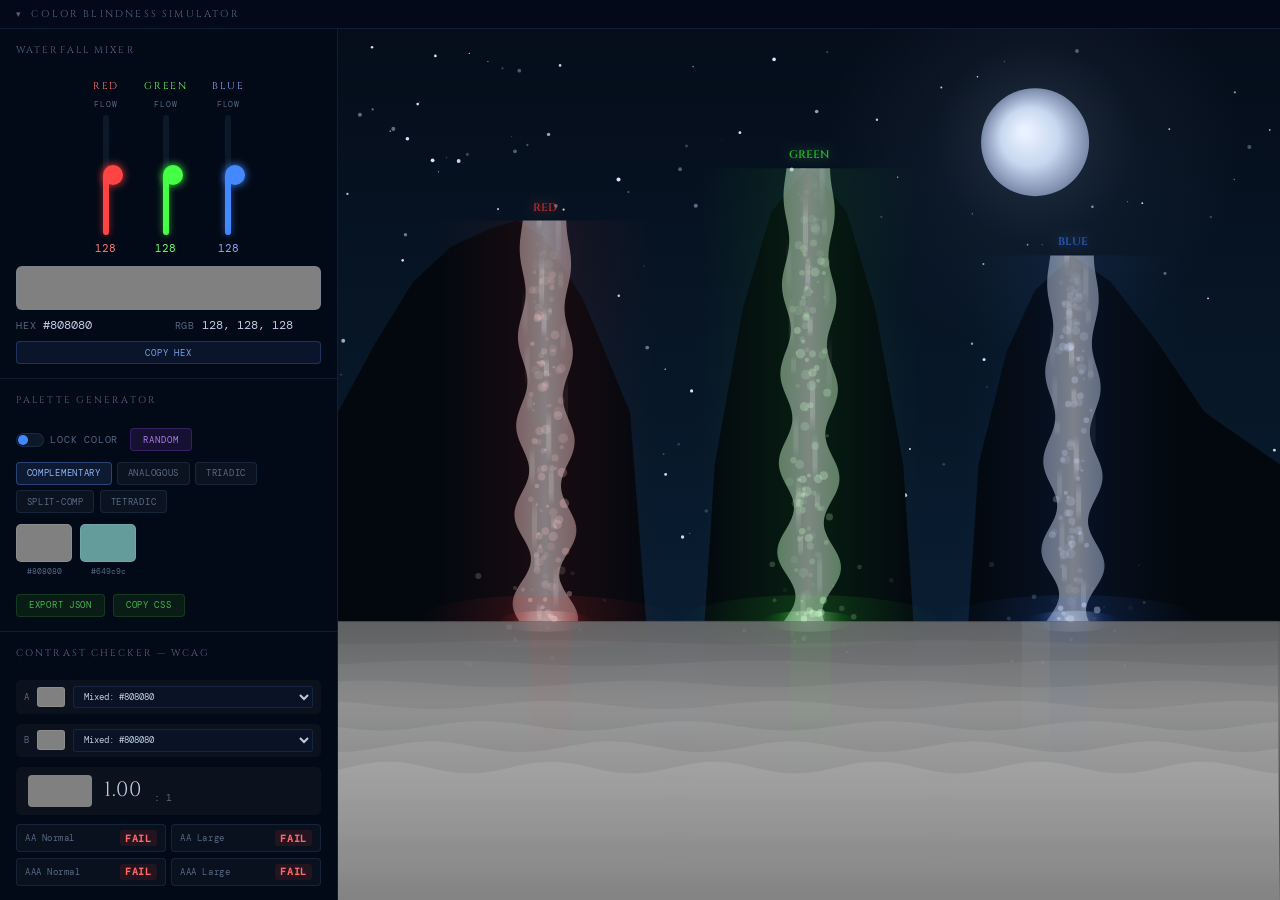
<file: Petal-Wheel/index.html>
<!DOCTYPE html>
<html lang="en">
<head>
  <meta charset="UTF-8">
  <meta name="viewport" content="width=device-width, initial-scale=1.0">
  <title>RGB Waterfall Color Explorer</title>
  <link href="https://fonts.googleapis.com/css2?family=Cinzel:wght@400;600&family=DM+Mono:wght@400;500&display=swap" rel="stylesheet">
  <style>
    *, *::before, *::after { box-sizing: border-box; margin: 0; padding: 0; }

    :root {
      --bg: #050d1a;
      --panel: rgba(5, 20, 42, 0.88);
      --border: rgba(90, 150, 215, 0.14);
      --text: rgba(210, 225, 248, 0.9);
      --text-dim: rgba(150, 178, 215, 0.55);
      --font-d: 'Cinzel', 'Palatino Linotype', serif;
      --font-m: 'DM Mono', 'Courier New', monospace;
      --sidebar-w: 338px;
    }

    body {
      background: var(--bg);
      color: var(--text);
      font-family: var(--font-m);
      height: 100vh;
      display: flex;
      flex-direction: column;
      overflow: hidden;
    }

    /* ── COLOR BLINDNESS BAR (TOP) ─────────────────── */
    #cb-bar {
      flex-shrink: 0;
      background: rgba(4, 10, 24, 0.97);
      border-bottom: 1px solid var(--border);
      z-index: 10;
    }
    #cb-toggle {
      width: 100%;
      background: none;
      border: none;
      color: var(--text-dim);
      font-family: var(--font-d);
      font-size: 0.62rem;
      letter-spacing: 0.22em;
      text-transform: uppercase;
      padding: 0.45rem 1rem;
      cursor: pointer;
      text-align: left;
      display: flex;
      align-items: center;
      gap: 0.5rem;
      transition: color 0.2s;
    }
    #cb-toggle:hover { color: var(--text); }
    #cb-toggle .arrow { font-size: 0.55rem; transition: transform 0.25s; }
    #cb-toggle.open .arrow { transform: rotate(180deg); }

    #cb-content {
      display: none;
      padding: 0.5rem 1rem 0.75rem;
      overflow-x: auto;
    }
    #cb-content.open { display: block; }

    .cb-row {
      display: flex;
      align-items: center;
      gap: 0.5rem;
      margin-bottom: 0.35rem;
    }
    .cb-row:last-child { margin-bottom: 0; }
    .cb-type-label {
      font-size: 0.58rem;
      letter-spacing: 0.08em;
      color: var(--text-dim);
      min-width: 92px;
      flex-shrink: 0;
    }
    .cb-swatches { display: flex; gap: 0.3rem; flex-wrap: nowrap; }
    .cb-swatch {
      width: 42px;
      height: 26px;
      border-radius: 4px;
      border: 1px solid rgba(255,255,255,0.07);
      position: relative;
    }
    .cb-swatch-hex {
      position: absolute;
      bottom: -14px;
      left: 50%;
      transform: translateX(-50%);
      font-size: 0.45rem;
      color: var(--text-dim);
      white-space: nowrap;
    }

    /* ── MAIN (sidebar + scene) ─────────────────────── */
    #main {
      flex: 1;
      display: flex;
      flex-direction: row;
      overflow: hidden;
      min-height: 0;
    }

    /* ── SIDEBAR ────────────────────────────────────── */
    #sidebar {
      width: var(--sidebar-w);
      flex-shrink: 0;
      overflow-y: auto;
      overflow-x: hidden;
      background: rgba(3, 9, 22, 0.6);
      border-right: 1px solid var(--border);
      display: flex;
      flex-direction: column;
      gap: 0;
      scrollbar-width: thin;
      scrollbar-color: rgba(80,130,200,0.25) transparent;
    }
    #sidebar::-webkit-scrollbar { width: 4px; }
    #sidebar::-webkit-scrollbar-thumb { background: rgba(80,130,200,0.25); border-radius: 2px; }

    .panel {
      padding: 0.9rem 1rem;
      border-bottom: 1px solid var(--border);
      flex-shrink: 0;
    }

    .section-title {
      font-family: var(--font-d);
      font-size: 0.6rem;
      letter-spacing: 0.22em;
      color: var(--text-dim);
      text-transform: uppercase;
      margin-bottom: 0.7rem;
    }

    /* ── RGB PANEL ───────────────────────────────────── */
    #rgb-panel { display: flex; flex-direction: column; gap: 0.7rem; }

    .sliders-row { display: flex; gap: 1.5rem; align-items: flex-end; justify-content: center; }

    .channel { display: flex; flex-direction: column; align-items: center; gap: 0.35rem; }
    .ch-label { font-family: var(--font-d); font-size: 0.62rem; letter-spacing: 0.18em; text-transform: uppercase; }
    .flow-label { font-size: 0.52rem; letter-spacing: 0.1em; color: var(--text-dim); }

    .slider-outer {
      position: relative;
      width: 28px; height: 120px;
      display: flex; justify-content: center; align-items: center;
    }
    .slider-track-bg {
      position: absolute; width: 6px; height: 100%;
      background: #0b1929; border-radius: 3px;
      top: 0; left: 50%; transform: translateX(-50%);
      pointer-events: none;
    }
    .slider-fill {
      position: absolute; width: 6px; bottom: 0;
      left: 50%; transform: translateX(-50%);
      border-radius: 3px; pointer-events: none;
      transition: height 0.04s linear;
    }
    .r-fill { background: #ff4444; box-shadow: 0 0 7px rgba(255,60,60,0.55); }
    .g-fill { background: #44ff44; box-shadow: 0 0 7px rgba(60,255,60,0.55); }
    .b-fill { background: #4488ff; box-shadow: 0 0 7px rgba(68,136,255,0.55); }

    input[type="range"].vert {
      position: absolute; width: 120px; height: 28px;
      transform: rotate(-90deg);
      -webkit-appearance: none; appearance: none;
      background: transparent; cursor: pointer;
      z-index: 2; outline: none;
    }
    input[type="range"].vert::-webkit-slider-runnable-track { background: transparent; height: 6px; }
    input[type="range"].vert::-moz-range-track { background: transparent; height: 6px; }
    input.r-slider::-webkit-slider-thumb { -webkit-appearance:none; width:20px;height:20px;border-radius:50%;background:#ff4444;box-shadow:0 0 9px #ff4444;cursor:pointer; }
    input.g-slider::-webkit-slider-thumb { -webkit-appearance:none; width:20px;height:20px;border-radius:50%;background:#44ff44;box-shadow:0 0 9px #44ff44;cursor:pointer; }
    input.b-slider::-webkit-slider-thumb { -webkit-appearance:none; width:20px;height:20px;border-radius:50%;background:#4488ff;box-shadow:0 0 9px #4488ff;cursor:pointer; }
    input.r-slider::-moz-range-thumb { width:20px;height:20px;border-radius:50%;background:#ff4444;box-shadow:0 0 9px #ff4444;border:none;cursor:pointer; }
    input.g-slider::-moz-range-thumb { width:20px;height:20px;border-radius:50%;background:#44ff44;box-shadow:0 0 9px #44ff44;border:none;cursor:pointer; }
    input.b-slider::-moz-range-thumb { width:20px;height:20px;border-radius:50%;background:#4488ff;box-shadow:0 0 9px #4488ff;border:none;cursor:pointer; }

    .val-display { font-size: 0.68rem; min-width: 3ch; text-align: center; }
    .r-val { color: #ff7777; } .g-val { color: #66ff66; } .b-val { color: #88aaff; }

    #color-readout { display: flex; flex-direction: column; gap: 0.5rem; }
    #swatch { width: 100%; height: 44px; border-radius: 6px; border: 1px solid var(--border); transition: background 0.3s ease; }
    .readout-row { display: flex; gap: 0.75rem; align-items: center; }
    .code-line { display: flex; align-items: center; gap: 0.4rem; font-size: 0.72rem; flex: 1; }
    .code-lbl { color: var(--text-dim); font-size: 0.6rem; letter-spacing: 0.1em; flex-shrink: 0; }
    #copy-hex {
      background: rgba(80,130,220,0.1); border: 1px solid rgba(80,130,220,0.28);
      color: rgba(140,180,255,0.88); font-family: var(--font-m);
      font-size: 0.58rem; letter-spacing: 0.1em; padding: 0.28rem 0.65rem;
      border-radius: 4px; cursor: pointer; transition: all 0.2s; white-space: nowrap;
    }
    #copy-hex:hover { background: rgba(80,130,220,0.2); }

    /* ── PALETTE PANEL ───────────────────────────────── */
    #palette-panel { display: flex; flex-direction: column; gap: 0.65rem; }

    .pal-controls { display: flex; align-items: center; gap: 0.75rem; flex-wrap: wrap; }
    .lock-wrap {
      display: flex; align-items: center; gap: 0.4rem;
      font-size: 0.6rem; letter-spacing: 0.08em; color: var(--text-dim);
      cursor: pointer; user-select: none;
    }
    input#lock-toggle {
      appearance: none; width: 28px; height: 14px;
      background: #0b1929; border: 1px solid var(--border);
      border-radius: 7px; position: relative; cursor: pointer; transition: background 0.2s;
    }
    input#lock-toggle:checked { background: rgba(80,130,220,0.38); border-color: rgba(80,130,220,0.55); }
    input#lock-toggle::after {
      content: ''; position: absolute;
      width: 10px; height: 10px; background: #4488ff;
      border-radius: 50%; top: 1px; left: 1px; transition: transform 0.2s;
    }
    input#lock-toggle:checked::after { transform: translateX(14px); }

    #random-btn {
      background: rgba(60,30,100,0.35); border: 1px solid rgba(130,70,210,0.3);
      color: rgba(190,140,255,0.88); font-family: var(--font-m);
      font-size: 0.58rem; letter-spacing: 0.1em; padding: 0.28rem 0.75rem;
      border-radius: 4px; cursor: pointer; transition: all 0.2s; text-transform: uppercase;
    }
    #random-btn:hover { background: rgba(60,30,100,0.55); }

    .scheme-btns { display: flex; gap: 0.35rem; flex-wrap: wrap; }
    .scheme-btn {
      background: rgba(255,255,255,0.04); border: 1px solid var(--border);
      color: var(--text-dim); font-family: var(--font-m);
      font-size: 0.56rem; letter-spacing: 0.08em; padding: 0.28rem 0.6rem;
      border-radius: 4px; cursor: pointer; transition: all 0.2s; text-transform: uppercase;
    }
    .scheme-btn:hover, .scheme-btn.active {
      background: rgba(80,130,220,0.14); border-color: rgba(80,130,220,0.4);
      color: rgba(150,190,255,0.95);
    }

    #palette-display { display: flex; gap: 0.5rem; flex-wrap: wrap; min-height: 60px; align-items: flex-start; }
    .pal-swatch {
      display: flex; flex-direction: column; align-items: center; gap: 0.28rem;
      cursor: pointer; opacity: 0; transform: translateY(8px);
      transition: opacity 0.35s ease, transform 0.35s ease;
    }
    .pal-swatch.show { opacity: 1; transform: translateY(0); }
    .pal-color { width: 56px; height: 38px; border-radius: 5px; border: 1px solid rgba(255,255,255,0.09); transition: transform 0.15s; }
    .pal-swatch:hover .pal-color { transform: scale(1.07); }
    .pal-hex { font-size: 0.52rem; color: var(--text-dim); }

    .export-row { display: flex; gap: 0.5rem; }
    .export-btn {
      background: rgba(18,52,22,0.48); border: 1px solid rgba(45,120,50,0.32);
      color: rgba(80,195,88,0.9); font-family: var(--font-m);
      font-size: 0.56rem; letter-spacing: 0.08em; padding: 0.28rem 0.75rem;
      border-radius: 4px; cursor: pointer; transition: all 0.2s; text-transform: uppercase;
    }
    .export-btn:hover { background: rgba(18,52,22,0.68); }

    /* ── CONTRAST CHECKER ────────────────────────────── */
    #contrast-panel { display: flex; flex-direction: column; gap: 0.6rem; }

    .pick-row {
      display: flex; align-items: center; gap: 0.5rem;
      background: rgba(255,255,255,0.03); border-radius: 5px; padding: 0.35rem 0.5rem;
    }
    .pick-dot {
      width: 9px; height: 9px; border-radius: 50%;
      font-family: var(--font-d); font-size: 0.55rem;
      color: var(--text-dim); flex-shrink: 0;
      display: flex; align-items: center; justify-content: center;
    }
    .pick-swatch-sm {
      width: 28px; height: 20px; border-radius: 3px;
      border: 1px solid rgba(255,255,255,0.1); flex-shrink: 0;
    }
    .pick-label-txt { font-size: 0.58rem; color: var(--text-dim); flex-shrink: 0; }
    .pick-select {
      flex: 1; background: rgba(10,20,40,0.8); border: 1px solid var(--border);
      color: var(--text); font-family: var(--font-m); font-size: 0.56rem;
      padding: 0.2rem 0.35rem; border-radius: 3px; cursor: pointer; min-width: 0;
    }
    .pick-select option { background: #081428; }

    .contrast-result {
      display: flex; align-items: center; gap: 0.75rem;
      background: rgba(255,255,255,0.03); border-radius: 5px;
      padding: 0.5rem 0.75rem;
    }
    .contrast-preview { display: flex; gap: 0; border-radius: 4px; overflow: hidden; flex-shrink: 0; }
    .preview-a, .preview-b { width: 32px; height: 32px; }
    .ratio-big {
      font-family: var(--font-d); font-size: 1.3rem; letter-spacing: 0.05em;
      line-height: 1; flex-shrink: 0;
    }
    .ratio-suffix { font-size: 0.6rem; color: var(--text-dim); align-self: flex-end; padding-bottom: 0.15rem; }

    .wcag-grid {
      display: grid; grid-template-columns: 1fr 1fr; gap: 0.35rem;
    }
    .wcag-badge {
      display: flex; align-items: center; justify-content: space-between;
      background: rgba(255,255,255,0.03); border-radius: 4px;
      padding: 0.3rem 0.5rem; font-size: 0.56rem;
      border: 1px solid var(--border); gap: 0.3rem;
    }
    .badge-label { color: var(--text-dim); letter-spacing: 0.06em; }
    .badge-status {
      font-weight: 600; font-size: 0.6rem; letter-spacing: 0.08em;
      padding: 0.1rem 0.3rem; border-radius: 3px;
    }
    .badge-pass .badge-status { color: #44ee66; background: rgba(40,160,70,0.18); }
    .badge-fail .badge-status { color: #ff6666; background: rgba(180,40,40,0.15); }

    /* ── SCENE ───────────────────────────────────────── */
    #scene-wrap { flex: 1; position: relative; overflow: hidden; min-width: 0; }
    canvas { display: block; width: 100%; height: 100%; }

    /* ── TOAST ───────────────────────────────────────── */
    #toast {
      position: fixed; bottom: 1.5rem; left: 50%;
      transform: translateX(-50%) translateY(2rem);
      background: rgba(8,22,52,0.97); border: 1px solid rgba(80,130,220,0.32);
      color: rgba(170,205,255,0.95); font-family: var(--font-m);
      font-size: 0.7rem; padding: 0.5rem 1.3rem; border-radius: 6px;
      backdrop-filter: blur(10px); transition: transform 0.26s ease, opacity 0.26s ease;
      opacity: 0; pointer-events: none; z-index: 999;
    }
    #toast.show { transform: translateX(-50%) translateY(0); opacity: 1; }

    /* ── RESPONSIVE ──────────────────────────────────── */
    @media (max-width: 700px) {
      body { height: auto; overflow: auto; }
      #main { flex-direction: column; }
      #sidebar { width: 100%; border-right: none; border-bottom: 1px solid var(--border); overflow-y: visible; }
      #scene-wrap { height: 50vw; min-height: 240px; }
    }
  </style>
</head>
<body>

<!-- ═══ COLOR BLINDNESS BAR (top) ══════════════════════════════ -->
<div id="cb-bar">
  <button id="cb-toggle"><span class="arrow">▾</span> Color Blindness Simulator</button>
  <div id="cb-content">
    <div class="cb-row">
      <span class="cb-type-label">Normal Vision</span>
      <div class="cb-swatches" id="cb-normal"></div>
    </div>
    <div class="cb-row" style="margin-top:0.9rem">
      <span class="cb-type-label">Protanopia</span>
      <div class="cb-swatches" id="cb-protanopia"></div>
    </div>
    <div class="cb-row" style="margin-top:0.9rem">
      <span class="cb-type-label">Deuteranopia</span>
      <div class="cb-swatches" id="cb-deuteranopia"></div>
    </div>
    <div class="cb-row" style="margin-top:0.9rem; margin-bottom:0.5rem">
      <span class="cb-type-label">Tritanopia</span>
      <div class="cb-swatches" id="cb-tritanopia"></div>
    </div>
  </div>
</div>

<!-- ═══ MAIN ════════════════════════════════════════════════════ -->
<div id="main">

  <!-- ── SIDEBAR ─────────────────────────────────────────────── -->
  <div id="sidebar">

    <!-- RGB Mixer -->
    <div class="panel" id="rgb-panel">
      <div class="section-title">Waterfall Mixer</div>
      <div class="sliders-row">
        <div class="channel">
          <span class="ch-label" style="color:#ff7777">Red</span>
          <span class="flow-label">FLOW</span>
          <div class="slider-outer">
            <div class="slider-track-bg"></div>
            <div class="slider-fill r-fill" id="r-fill" style="height:50%"></div>
            <input type="range" class="vert r-slider" id="r-slider" min="0" max="255" value="128" aria-label="Red">
          </div>
          <span class="val-display r-val" id="r-val">128</span>
        </div>
        <div class="channel">
          <span class="ch-label" style="color:#66ff66">Green</span>
          <span class="flow-label">FLOW</span>
          <div class="slider-outer">
            <div class="slider-track-bg"></div>
            <div class="slider-fill g-fill" id="g-fill" style="height:50%"></div>
            <input type="range" class="vert g-slider" id="g-slider" min="0" max="255" value="128" aria-label="Green">
          </div>
          <span class="val-display g-val" id="g-val">128</span>
        </div>
        <div class="channel">
          <span class="ch-label" style="color:#88aaff">Blue</span>
          <span class="flow-label">FLOW</span>
          <div class="slider-outer">
            <div class="slider-track-bg"></div>
            <div class="slider-fill b-fill" id="b-fill" style="height:50%"></div>
            <input type="range" class="vert b-slider" id="b-slider" min="0" max="255" value="128" aria-label="Blue">
          </div>
          <span class="val-display b-val" id="b-val">128</span>
        </div>
      </div>
      <div id="color-readout">
        <div id="swatch"></div>
        <div class="readout-row">
          <div class="code-line"><span class="code-lbl">HEX</span><span id="hex-out">#808080</span></div>
          <div class="code-line"><span class="code-lbl">RGB</span><span id="rgb-out">128, 128, 128</span></div>
        </div>
        <button id="copy-hex">COPY HEX</button>
      </div>
    </div>

    <!-- Palette Generator -->
    <div class="panel" id="palette-panel">
      <div class="section-title">Palette Generator</div>
      <div class="pal-controls">
        <label class="lock-wrap">
          <input type="checkbox" id="lock-toggle">
          <span>LOCK COLOR</span>
        </label>
        <button id="random-btn">Random</button>
      </div>
      <div class="scheme-btns">
        <button class="scheme-btn active" data-scheme="complementary">Complementary</button>
        <button class="scheme-btn" data-scheme="analogous">Analogous</button>
        <button class="scheme-btn" data-scheme="triadic">Triadic</button>
        <button class="scheme-btn" data-scheme="split">Split-Comp</button>
        <button class="scheme-btn" data-scheme="tetradic">Tetradic</button>
      </div>
      <div id="palette-display"></div>
      <div class="export-row">
        <button class="export-btn" id="export-json">Export JSON</button>
        <button class="export-btn" id="copy-css">Copy CSS</button>
      </div>
    </div>

    <!-- Contrast Checker -->
    <div class="panel" id="contrast-panel">
      <div class="section-title">Contrast Checker — WCAG</div>
      <div class="pick-row">
        <span class="pick-label-txt">A</span>
        <div class="pick-swatch-sm" id="swatch-a"></div>
        <select class="pick-select" id="pick-a"></select>
      </div>
      <div class="pick-row">
        <span class="pick-label-txt">B</span>
        <div class="pick-swatch-sm" id="swatch-b"></div>
        <select class="pick-select" id="pick-b"></select>
      </div>
      <div class="contrast-result">
        <div class="contrast-preview">
          <div class="preview-a" id="preview-a"></div>
          <div class="preview-b" id="preview-b"></div>
        </div>
        <span class="ratio-big" id="contrast-ratio">—</span>
        <span class="ratio-suffix">: 1</span>
      </div>
      <div class="wcag-grid">
        <div class="wcag-badge" id="badge-aa-norm">
          <span class="badge-label">AA Normal</span>
          <span class="badge-status">—</span>
        </div>
        <div class="wcag-badge" id="badge-aa-large">
          <span class="badge-label">AA Large</span>
          <span class="badge-status">—</span>
        </div>
        <div class="wcag-badge" id="badge-aaa-norm">
          <span class="badge-label">AAA Normal</span>
          <span class="badge-status">—</span>
        </div>
        <div class="wcag-badge" id="badge-aaa-large">
          <span class="badge-label">AAA Large</span>
          <span class="badge-status">—</span>
        </div>
      </div>
    </div>

  </div><!-- /sidebar -->

  <!-- ── SCENE ────────────────────────────────────────────────── -->
  <div id="scene-wrap">
    <canvas id="scene"></canvas>
  </div>

</div><!-- /main -->

<div id="toast"></div>

<script>
// ════════════════════════════════════════════════════════
//  STATE
// ════════════════════════════════════════════════════════
const state = {
  r: 128, g: 128, b: 128,
  locked: false,
  lockedColor: null,
  scheme: 'complementary',
  palette: []
};

// ════════════════════════════════════════════════════════
//  COLOR MATH
// ════════════════════════════════════════════════════════
function rgbToHex(r, g, b) {
  return '#' + [r, g, b].map(v => Math.max(0,Math.min(255,Math.round(v))).toString(16).padStart(2,'0')).join('');
}
function hexToRgb(hex) {
  const m = /^#?([a-f\d]{2})([a-f\d]{2})([a-f\d]{2})$/i.exec(hex);
  return m ? [parseInt(m[1],16),parseInt(m[2],16),parseInt(m[3],16)] : [0,0,0];
}
function rgbToHsl(r, g, b) {
  r/=255; g/=255; b/=255;
  const max=Math.max(r,g,b), min=Math.min(r,g,b);
  let h=0, s=0; const l=(max+min)/2;
  if (max!==min) {
    const d=max-min;
    s = l>0.5 ? d/(2-max-min) : d/(max+min);
    switch(max){
      case r: h=((g-b)/d+(g<b?6:0))/6; break;
      case g: h=((b-r)/d+2)/6; break;
      case b: h=((r-g)/d+4)/6; break;
    }
  }
  return [h*360, s*100, l*100];
}
function hslToRgb(h, s, l) {
  h/=360; s/=100; l/=100;
  if (s===0){ const v=Math.round(l*255); return [v,v,v]; }
  const q=l<0.5?l*(1+s):l+s-l*s, p=2*l-q;
  const hue2=(p,q,t)=>{ if(t<0)t+=1;if(t>1)t-=1;if(t<1/6)return p+(q-p)*6*t;if(t<0.5)return q;if(t<2/3)return p+(q-p)*(2/3-t)*6;return p; };
  return [Math.round(hue2(p,q,h+1/3)*255), Math.round(hue2(p,q,h)*255), Math.round(hue2(p,q,h-1/3)*255)];
}
function generatePalette(r, g, b, scheme) {
  const [h,s,l] = rgbToHsl(r,g,b);
  const rot = d => ((h+d)%360+360)%360;
  const ss = Math.max(22,s), ll = Math.min(78,Math.max(22,l));
  const toH = d => rgbToHex(...hslToRgb(rot(d),ss,ll));
  const base = rgbToHex(r,g,b);
  switch(scheme){
    case 'complementary': return [base, toH(180)];
    case 'analogous':     return [toH(-30), base, toH(30)];
    case 'triadic':       return [base, toH(120), toH(240)];
    case 'split':         return [base, toH(150), toH(210)];
    case 'tetradic':      return [base, toH(90), toH(180), toH(270)];
    default:              return [base];
  }
}

// ── WCAG Contrast ──────────────────────────────────────
function sRGBtoLin(c) {
  const s = c/255;
  return s<=0.04045 ? s/12.92 : Math.pow((s+0.055)/1.055, 2.4);
}
function relativeLuminance(r, g, b) {
  return 0.2126*sRGBtoLin(r) + 0.7152*sRGBtoLin(g) + 0.0722*sRGBtoLin(b);
}
function contrastRatio(hex1, hex2) {
  const [r1,g1,b1]=hexToRgb(hex1), [r2,g2,b2]=hexToRgb(hex2);
  const L1=relativeLuminance(r1,g1,b1), L2=relativeLuminance(r2,g2,b2);
  const hi=Math.max(L1,L2), lo=Math.min(L1,L2);
  return (hi+0.05)/(lo+0.05);
}

// ── Color Blindness Simulation ─────────────────────────
// Vienot et al. (1999) matrices — applied in linearized sRGB
const CB_MATRICES = {
  protanopia:   [[0.56667,0.43333,0],[0.55833,0.44167,0],[0,0.24167,0.75833]],
  deuteranopia: [[0.625,0.375,0],[0.7,0.3,0],[0,0.3,0.7]],
  tritanopia:   [[0.95,0.05,0],[0,0.43333,0.56667],[0,0.475,0.525]]
};
function linToSRGB(c) {
  return c<=0.0031308 ? 12.92*c : 1.055*Math.pow(c,1/2.4)-0.055;
}
function simulateCB(r, g, b, type) {
  const lin = [r,g,b].map(sRGBtoLin);
  const m = CB_MATRICES[type];
  const sim = [
    m[0][0]*lin[0]+m[0][1]*lin[1]+m[0][2]*lin[2],
    m[1][0]*lin[0]+m[1][1]*lin[1]+m[1][2]*lin[2],
    m[2][0]*lin[0]+m[2][1]*lin[1]+m[2][2]*lin[2]
  ];
  return sim.map(c=>Math.round(Math.max(0,Math.min(1,linToSRGB(c)))*255));
}

// ════════════════════════════════════════════════════════
//  CANVAS SCENE
// ════════════════════════════════════════════════════════
const canvas = document.getElementById('scene');
const ctx = canvas.getContext('2d');
let W=0, H=0, t=0;

// Stars
const NSTARS = 160;
const stars = Array.from({length:NSTARS}, ()=>({
  fx:Math.random(), fy:0.02+Math.random()*0.62,
  r:0.35+Math.random()*1.7,
  phase:Math.random()*Math.PI*2, speed:0.5+Math.random()*2.3
}));

// Waterfall definitions
const WF = [
  { fx:0.22, ch:'r', cr:255, cg:55,  cb:55,  label:'RED',   cliffTop:0.22 },
  { fx:0.50, ch:'g', cr:55,  cg:255, cb:55,  label:'GREEN', cliffTop:0.16 },
  { fx:0.78, ch:'b', cr:55,  cg:120, cb:255, label:'BLUE',  cliffTop:0.26 }
];
const LAGOON_FRAC = 0.68;
const N_PART=120, N_FOAM=30;
const wfParts  = WF.map(()=>Array.from({length:N_PART}, ()=>({})));
const foamParts= WF.map(()=>Array.from({length:N_FOAM}, ()=>({})));
let partsReady=false;

function lagoonY() { return H*LAGOON_FRAC; }

function resetPart(p, wx, topY, botY) {
  p.x=wx+(Math.random()-0.5)*24; // wider spread
  p.y=topY+Math.random()*(botY-topY);
  p.vy=1.2+Math.random()*3.2;
  p.vx=(Math.random()-0.5)*0.5;
  p.op=0.3+Math.random()*0.7;
  p.sz=1.2+Math.random()*3.8;
  p.topY=topY; p.botY=botY; p.wx=wx;
  p.phase=Math.random()*Math.PI*2;
}
function resetFoam(p, wx, botY) {
  p.x=wx+(Math.random()-0.5)*38;
  p.y=botY; p.vx=(Math.random()-0.5)*3.5; p.vy=-(0.5+Math.random()*2.5);
  p.op=0.8+Math.random()*0.2; p.sz=1.2+Math.random()*2.8;
  p.life=0; p.maxLife=25+Math.random()*45;
}
function initParticles() {
  WF.forEach((wf,i)=>{
    const wx=wf.fx*W, topY=wf.cliffTop*H, botY=lagoonY();
    wfParts[i].forEach(p=>resetPart(p,wx,topY,botY));
    foamParts[i].forEach(p=>resetFoam(p,wx,botY));
  });
  partsReady=true;
}

// ── Draw helpers ─────────────────────────────────────────
function drawSky() {
  const bot=lagoonY();
  const g=ctx.createLinearGradient(0,0,0,bot);
  g.addColorStop(0,'#050d1a'); g.addColorStop(0.55,'#071626'); g.addColorStop(1,'#091d32');
  ctx.fillStyle=g; ctx.fillRect(0,0,W,bot);
}
function drawStars() {
  stars.forEach(s=>{
    const op=0.2+0.8*(0.5+0.5*Math.sin(t*s.speed+s.phase));
    ctx.beginPath(); ctx.arc(s.fx*W,s.fy*H,s.r,0,Math.PI*2);
    ctx.fillStyle=`rgba(215,228,255,${op})`; ctx.fill();
  });
}
function drawMoon() {
  const mx=W*0.74, my=H*0.13, mr=Math.min(W,H)*0.062;
  const pulse=1+0.065*Math.sin(t*0.37);
  const halo=ctx.createRadialGradient(mx,my,mr*0.5,mx,my,mr*3.8*pulse);
  halo.addColorStop(0,'rgba(190,215,255,0.13)'); halo.addColorStop(0.4,'rgba(180,210,255,0.04)'); halo.addColorStop(1,'rgba(180,210,255,0)');
  ctx.fillStyle=halo; ctx.beginPath(); ctx.arc(mx,my,mr*3.8*pulse,0,Math.PI*2); ctx.fill();
  const disc=ctx.createRadialGradient(mx-mr*0.2,my-mr*0.2,mr*0.07,mx,my,mr);
  disc.addColorStop(0,'#eaf2ff'); disc.addColorStop(0.5,'#c8d8f0'); disc.addColorStop(1,'#7888a8');
  ctx.beginPath(); ctx.arc(mx,my,mr,0,Math.PI*2); ctx.fillStyle=disc; ctx.fill();
}
function drawCliffs() {
  ctx.fillStyle='#03080e';
  // LEFT
  ctx.beginPath();
  ctx.moveTo(0,H); ctx.lineTo(0,H*0.44); ctx.lineTo(W*0.04,H*0.36); ctx.lineTo(W*0.08,H*0.29);
  ctx.lineTo(W*0.12,H*0.25); ctx.lineTo(W*0.16,H*0.23); ctx.lineTo(W*0.19,H*0.22);
  ctx.lineTo(W*0.22,H*0.24); ctx.lineTo(W*0.26,H*0.31); ctx.lineTo(W*0.31,H*0.44); ctx.lineTo(W*0.35,H);
  ctx.closePath(); ctx.fill();
  // CENTER
  ctx.beginPath();
  ctx.moveTo(W*0.37,H); ctx.lineTo(W*0.40,H*0.50); ctx.lineTo(W*0.43,H*0.32); ctx.lineTo(W*0.46,H*0.21);
  ctx.lineTo(W*0.49,H*0.17); ctx.lineTo(W*0.50,H*0.16); ctx.lineTo(W*0.51,H*0.17);
  ctx.lineTo(W*0.54,H*0.21); ctx.lineTo(W*0.57,H*0.32); ctx.lineTo(W*0.60,H*0.50); ctx.lineTo(W*0.63,H);
  ctx.closePath(); ctx.fill();
  // RIGHT
  ctx.beginPath();
  ctx.moveTo(W*0.65,H); ctx.lineTo(W*0.68,H*0.50); ctx.lineTo(W*0.71,H*0.37); ctx.lineTo(W*0.74,H*0.30);
  ctx.lineTo(W*0.78,H*0.26); ctx.lineTo(W*0.82,H*0.29); ctx.lineTo(W*0.87,H*0.36);
  ctx.lineTo(W*0.92,H*0.44); ctx.lineTo(W,H*0.50); ctx.lineTo(W,H);
  ctx.closePath(); ctx.fill();
}

function drawWaterfallSingle(i) {
  const wf=WF[i];
  const val=state[wf.ch];
  if (val<2) return;
  const alpha=val/255;
  const {cr,cg,cb}=wf;
  const wx=wf.fx*W, topY=wf.cliffTop*H, botY=lagoonY(), ht=botY-topY;
  const spd=0.5+2.0*alpha;

  // Real waterfalls look white/bright — aerated water reflects all wavelengths.
  // Blend the channel color heavily toward white for the water body.
  const wr=Math.round(cr+(255-cr)*0.75);
  const wg=Math.round(cg+(255-cg)*0.75);
  const wb=Math.round(cb+(255-cb)*0.75);

  const curtainW=36+20*alpha; // solid stream width

  // ── 1. OUTER COLORED GLOW / MIST ──────────────────────────────
  const mistW=80+60*alpha;
  const mist=ctx.createLinearGradient(wx-mistW,0,wx+mistW,0);
  mist.addColorStop(0,    `rgba(${cr},${cg},${cb},0)`);
  mist.addColorStop(0.28, `rgba(${cr},${cg},${cb},${alpha*0.09})`);
  mist.addColorStop(0.5,  `rgba(${cr},${cg},${cb},${alpha*0.18})`);
  mist.addColorStop(0.72, `rgba(${cr},${cg},${cb},${alpha*0.09})`);
  mist.addColorStop(1,    `rgba(${cr},${cg},${cb},0)`);
  ctx.fillStyle=mist; ctx.fillRect(wx-mistW,topY,mistW*2,ht);

  // ── 2. SOLID WATER CURTAIN (the main visual body) ──────────────
  // Build a wavy-edged path — narrow at the pour point, spreading with turbulence below
  const nSteps=Math.ceil(ht/4);
  ctx.save();
  ctx.beginPath();
  // Left edge
  for (let s=0;s<=nSteps;s++) {
    const p=s/nSteps, y=topY+p*ht;
    const turb=Math.sin(s*0.28+t*3.8)*(2+p*8);
    s===0 ? ctx.moveTo(wx-curtainW*0.5+turb,y) : ctx.lineTo(wx-curtainW*0.5+turb,y);
  }
  // Right edge (reverse, different phase)
  for (let s=nSteps;s>=0;s--) {
    const p=s/nSteps, y=topY+p*ht;
    const turb=Math.sin(s*0.28+t*3.8+Math.PI*0.65)*(2+p*8);
    ctx.lineTo(wx+curtainW*0.5+turb,y);
  }
  ctx.closePath();
  // Fill: bright white at center, channel color at edges — exactly like aerated water
  const cFill=ctx.createLinearGradient(wx-curtainW,0,wx+curtainW,0);
  cFill.addColorStop(0,    `rgba(${cr},${cg},${cb},${alpha*0.6})`);
  cFill.addColorStop(0.18, `rgba(${wr},${wg},${wb},${alpha*0.88})`);
  cFill.addColorStop(0.5,  `rgba(255,255,255,${alpha*0.94})`);
  cFill.addColorStop(0.82, `rgba(${wr},${wg},${wb},${alpha*0.88})`);
  cFill.addColorStop(1,    `rgba(${cr},${cg},${cb},${alpha*0.6})`);
  ctx.fillStyle=cFill; ctx.fill();
  ctx.restore();

  // ── 3. SCROLLING FLOW STREAKS (motion illusion) ────────────────
  // Bright vertical bands that scroll downward — the signature of falling water
  ctx.save();
  ctx.beginPath(); ctx.rect(wx-curtainW,topY,curtainW*2,ht); ctx.clip();
  const nStreaks=18;
  for (let s=0;s<nStreaks;s++) {
    const sx=wx+(s/(nStreaks-1)-0.5)*curtainW*0.88;
    const edgeDist=Math.abs(sx-wx)/(curtainW*0.5);
    const sAlpha=alpha*(0.55-edgeDist*0.45)*0.75;
    if (sAlpha<0.04) continue;
    const scrollY=((t*spd*62+s*ht*0.13)%ht+ht)%ht;
    const sLen=ht*(0.09+0.05*Math.sin(s*1.9+t));
    // Primary streak
    const sy1=topY+scrollY, sy2=Math.min(sy1+sLen,botY);
    if (sy1<botY) {
      const sg=ctx.createLinearGradient(0,sy1,0,sy2);
      sg.addColorStop(0,`rgba(255,255,255,0)`);
      sg.addColorStop(0.3,`rgba(255,255,255,${sAlpha})`);
      sg.addColorStop(0.7,`rgba(255,255,255,${sAlpha})`);
      sg.addColorStop(1,`rgba(255,255,255,0)`);
      ctx.fillStyle=sg; ctx.fillRect(sx-2.5,sy1,5,sy2-sy1);
    }
    // Wrap-around
    if (sy1+sLen>botY) {
      const wy2=topY+(sy1+sLen-botY);
      const wg2=ctx.createLinearGradient(0,topY,0,wy2);
      wg2.addColorStop(0,`rgba(255,255,255,${sAlpha})`);
      wg2.addColorStop(1,`rgba(255,255,255,0)`);
      ctx.fillStyle=wg2; ctx.fillRect(sx-2.5,topY,5,wy2-topY);
    }
  }
  ctx.restore();

  // ── 4. EDGE SPRAY PARTICLES ────────────────────────────────────
  // Lighter, brighter particles — mist breaking off the curtain edges
  wfParts[i].forEach(p=>{
    p.y+=p.vy*spd; p.x+=p.vx;
    const prog=(p.y-topY)/ht;
    p.x+=Math.sin(t*7+p.y*0.05+p.phase)*0.5*prog;
    if (p.y>botY+5){ resetPart(p,wx,topY,botY); p.y=topY+Math.random()*10; }
    const fade=Math.min(prog*4,1)*Math.min((1-prog)*5,1);
    const op=p.op*alpha*fade*0.6;
    if (op<0.016) return;
    ctx.beginPath(); ctx.arc(p.x,p.y,p.sz,0,Math.PI*2);
    ctx.fillStyle=`rgba(${wr},${wg},${wb},${op})`; ctx.fill();
  });

  // ── 5. HEAVY SPLASH POOL at base ──────────────────────────────
  // Draw a bright churning ellipse where water hits
  const splashR=curtainW*0.9+10*alpha;
  const splashFlat=8+5*alpha;
  // Bright pool
  const splashFill=ctx.createRadialGradient(wx,botY,0,wx,botY,splashR);
  splashFill.addColorStop(0,   `rgba(255,255,255,${alpha*0.75})`);
  splashFill.addColorStop(0.35,`rgba(${wr},${wg},${wb},${alpha*0.55})`);
  splashFill.addColorStop(0.7, `rgba(${cr},${cg},${cb},${alpha*0.2})`);
  splashFill.addColorStop(1,   `rgba(${cr},${cg},${cb},0)`);
  ctx.fillStyle=splashFill;
  ctx.beginPath(); ctx.ellipse(wx,botY,splashR,splashFlat,0,0,Math.PI*2); ctx.fill();
  // Wide colored glow ring
  const glow=ctx.createRadialGradient(wx,botY,splashR*0.5,wx,botY,splashR*2.8);
  glow.addColorStop(0,`rgba(${cr},${cg},${cb},${alpha*0.22})`);
  glow.addColorStop(1,`rgba(${cr},${cg},${cb},0)`);
  ctx.fillStyle=glow;
  ctx.beginPath(); ctx.ellipse(wx,botY,splashR*2.8,splashFlat*2.5,0,0,Math.PI*2); ctx.fill();

  // Foam droplets
  foamParts[i].forEach(p=>{
    p.life++; p.x+=p.vx; p.y+=p.vy; p.vy+=0.08;
    const prog=p.life/p.maxLife;
    const op=p.op*alpha*(1-prog);
    if (p.life>=p.maxLife){ resetFoam(p,wx,botY); return; }
    if (op<0.02) return;
    ctx.beginPath(); ctx.arc(p.x,p.y,p.sz*(1-prog*0.4),0,Math.PI*2);
    ctx.fillStyle=`rgba(${wr},${wg},${wb},${op})`; ctx.fill();
  });
}

function drawWaterfallLabels() {
  ctx.textAlign='center';
  const fsize=Math.max(9,Math.round(W*0.012));
  ctx.font=`600 ${fsize}px 'Cinzel',serif`;
  WF.forEach(wf=>{
    const alpha=0.3+0.7*(state[wf.ch]/255);
    const wx=wf.fx*W, topY=wf.cliffTop*H;
    ctx.fillStyle=`rgba(${wf.cr},${wf.cg},${wf.cb},${alpha})`;
    ctx.shadowColor=`rgba(${wf.cr},${wf.cg},${wf.cb},${alpha*0.88})`;
    ctx.shadowBlur=8;
    ctx.fillText(wf.label,wx,topY-10);
  });
  ctx.shadowBlur=0;
}

function drawLagoon() {
  const {r,g,b}=state;
  const lagTop=lagoonY(), lagH=H-lagTop;

  const fill=ctx.createLinearGradient(0,lagTop,0,H);
  fill.addColorStop(0,`rgba(${r},${g},${b},0.70)`);
  fill.addColorStop(0.3,`rgba(${r},${g},${b},0.88)`);
  fill.addColorStop(1,`rgba(${Math.round(r*0.3)},${Math.round(g*0.3)},${Math.round(b*0.3)},1)`);
  ctx.fillStyle=fill; ctx.fillRect(0,lagTop,W,lagH);

  // Shimmer waves
  for (let i=0;i<8;i++){
    const waveY=lagTop+(i/8)*lagH*0.6;
    const amp=1.4+i*0.65, freq=0.012+i*0.0038;
    const phase=t*(0.25+i*0.09)+i*1.2;
    ctx.beginPath(); ctx.moveTo(0,waveY);
    for (let x=0;x<=W;x+=5) ctx.lineTo(x,waveY+Math.sin(x*freq+phase)*amp);
    ctx.lineTo(W,H); ctx.lineTo(0,H); ctx.closePath();
    ctx.fillStyle=`rgba(255,255,255,${0.028+i*0.011})`; ctx.fill();
  }

  // Moon reflection
  const mx=W*0.74;
  const mr=ctx.createLinearGradient(mx,lagTop,mx,lagTop+lagH*0.5);
  mr.addColorStop(0,'rgba(200,220,255,0.08)'); mr.addColorStop(0.4,'rgba(200,220,255,0.04)'); mr.addColorStop(1,'rgba(200,220,255,0)');
  ctx.fillStyle=mr; ctx.fillRect(mx-14+Math.sin(t*0.27)*4,lagTop,28,lagH*0.5);

  // Waterfall reflections
  WF.forEach(wf=>{
    const val=state[wf.ch]; if(val<5)return;
    const a=(val/255)*0.13, {cr,cg,cb}=wf, wx=wf.fx*W;
    const rw=16+48*(val/255);
    const rg=ctx.createLinearGradient(0,lagTop,0,lagTop+lagH*0.55);
    rg.addColorStop(0,`rgba(${cr},${cg},${cb},${a})`); rg.addColorStop(1,`rgba(${cr},${cg},${cb},0)`);
    ctx.fillStyle=rg;
    ctx.fillRect(wx-rw/2+Math.sin(t*0.42+wf.fx*5)*5,lagTop,rw,lagH*0.55);
  });
}

function drawFrame() {
  if (W===0||H===0) return;
  ctx.clearRect(0,0,W,H);
  drawSky(); drawStars(); drawMoon(); drawCliffs();
  if (partsReady) { ctx.save(); WF.forEach((_,i)=>drawWaterfallSingle(i)); ctx.restore(); }
  drawLagoon(); drawWaterfallLabels();
}

// ════════════════════════════════════════════════════════
//  ANIMATION LOOP
// ════════════════════════════════════════════════════════
function loop() { t+=0.017; drawFrame(); requestAnimationFrame(loop); }

// ════════════════════════════════════════════════════════
//  RESIZE
// ════════════════════════════════════════════════════════
function resizeCanvas() {
  const wrap=document.getElementById('scene-wrap');
  W=Math.floor(wrap.clientWidth); H=Math.floor(wrap.clientHeight);
  canvas.width=W; canvas.height=H;
  if (W>0&&H>0) initParticles();
}
const ro=new ResizeObserver(()=>resizeCanvas());
ro.observe(document.getElementById('scene-wrap'));

// ════════════════════════════════════════════════════════
//  UI — SLIDERS
// ════════════════════════════════════════════════════════
const rSlider=document.getElementById('r-slider');
const gSlider=document.getElementById('g-slider');
const bSlider=document.getElementById('b-slider');

function setFill(id,v){ document.getElementById(id).style.height=(v/255*100)+'%'; }

function updateReadout() {
  const {r,g,b}=state;
  const hex=rgbToHex(r,g,b);
  document.getElementById('swatch').style.background=hex;
  document.getElementById('hex-out').textContent=hex;
  document.getElementById('rgb-out').textContent=`${r}, ${g}, ${b}`;
  document.getElementById('r-val').textContent=r;
  document.getElementById('g-val').textContent=g;
  document.getElementById('b-val').textContent=b;
  setFill('r-fill',r); setFill('g-fill',g); setFill('b-fill',b);
  if (!state.locked) updatePalette();
  else { updateContrastPicker(); updateCBSimulator(); }
}
function onSlider() {
  state.r=+rSlider.value; state.g=+gSlider.value; state.b=+bSlider.value;
  updateReadout();
}
rSlider.addEventListener('input',onSlider);
gSlider.addEventListener('input',onSlider);
bSlider.addEventListener('input',onSlider);
document.getElementById('copy-hex').addEventListener('click',()=>{
  navigator.clipboard.writeText(document.getElementById('hex-out').textContent).then(()=>showToast('Hex copied!'));
});

// ════════════════════════════════════════════════════════
//  PALETTE GENERATOR
// ════════════════════════════════════════════════════════
function updatePalette() {
  const br=state.locked&&state.lockedColor?state.lockedColor[0]:state.r;
  const bg=state.locked&&state.lockedColor?state.lockedColor[1]:state.g;
  const bb=state.locked&&state.lockedColor?state.lockedColor[2]:state.b;
  state.palette=generatePalette(br,bg,bb,state.scheme);
  renderPalette();
  updateContrastPicker();
  updateCBSimulator();
}
function renderPalette() {
  const disp=document.getElementById('palette-display');
  disp.innerHTML='';
  state.palette.forEach((hex,i)=>{
    const sw=document.createElement('div');
    sw.className='pal-swatch';
    sw.innerHTML=`<div class="pal-color" style="background:${hex}"></div><span class="pal-hex">${hex}</span>`;
    sw.addEventListener('click',()=>{ navigator.clipboard.writeText(hex).then(()=>showToast(`Copied ${hex}`)); });
    disp.appendChild(sw);
    requestAnimationFrame(()=>setTimeout(()=>sw.classList.add('show'),i*70));
  });
}
document.querySelectorAll('.scheme-btn').forEach(btn=>{
  btn.addEventListener('click',()=>{
    document.querySelectorAll('.scheme-btn').forEach(b=>b.classList.remove('active'));
    btn.classList.add('active'); state.scheme=btn.dataset.scheme; updatePalette();
  });
});
document.getElementById('lock-toggle').addEventListener('change',e=>{
  state.locked=e.target.checked;
  state.lockedColor=state.locked?[state.r,state.g,state.b]:null;
  updatePalette();
});
document.getElementById('random-btn').addEventListener('click',()=>{
  const r=Math.floor(Math.random()*256),g=Math.floor(Math.random()*256),b=Math.floor(Math.random()*256);
  state.r=r;state.g=g;state.b=b;
  rSlider.value=r;gSlider.value=g;bSlider.value=b;
  updateReadout();
});
document.getElementById('export-json').addEventListener('click',()=>{
  const br=state.locked&&state.lockedColor?state.lockedColor[0]:state.r;
  const bg=state.locked&&state.lockedColor?state.lockedColor[1]:state.g;
  const bb=state.locked&&state.lockedColor?state.lockedColor[2]:state.b;
  const data={baseColor:rgbToHex(br,bg,bb),scheme:state.scheme,colors:state.palette,generatedAt:new Date().toISOString()};
  const blob=new Blob([JSON.stringify(data,null,2)],{type:'application/json'});
  const a=document.createElement('a'); a.href=URL.createObjectURL(blob); a.download='palette.json'; a.click();
  showToast('Palette exported!');
});
document.getElementById('copy-css').addEventListener('click',()=>{
  const lines=state.palette.map((hex,i)=>`  --color-${i+1}: ${hex};`).join('\n');
  navigator.clipboard.writeText(`:root {\n${lines}\n}`).then(()=>showToast('CSS vars copied!'));
});

// ════════════════════════════════════════════════════════
//  CONTRAST CHECKER
// ════════════════════════════════════════════════════════
function buildColorOptions() {
  const colors=[rgbToHex(state.r,state.g,state.b),...state.palette];
  const labels=['Mixed',...state.palette.map((_,i)=>`Palette ${i+1}`)];
  return colors.map((hex,i)=>({hex,label:`${labels[i]}: ${hex}`}));
}

function updateContrastPicker() {
  const opts=buildColorOptions();
  ['pick-a','pick-b'].forEach((id,idx)=>{
    const sel=document.getElementById(id);
    const prev=sel.value;
    sel.innerHTML=opts.map(o=>`<option value="${o.hex}">${o.label}</option>`).join('');
    if (opts.some(o=>o.hex===prev)) sel.value=prev;
    else sel.value=opts[idx<opts.length?idx:0]?.hex||opts[0].hex;
  });
  // Default: A=first, B=second if available
  const selA=document.getElementById('pick-a');
  const selB=document.getElementById('pick-b');
  if (opts.length>1 && selA.value===selB.value) selB.value=opts[1].hex;
  updateContrast();
}

function updateContrast() {
  const hex1=document.getElementById('pick-a').value;
  const hex2=document.getElementById('pick-b').value;
  document.getElementById('swatch-a').style.background=hex1;
  document.getElementById('swatch-b').style.background=hex2;
  document.getElementById('preview-a').style.background=hex1;
  document.getElementById('preview-b').style.background=hex2;
  const ratio=contrastRatio(hex1,hex2);
  document.getElementById('contrast-ratio').textContent=ratio.toFixed(2);

  const checks={
    'badge-aa-norm':  [ratio>=4.5, 'PASS','FAIL'],
    'badge-aa-large': [ratio>=3,   'PASS','FAIL'],
    'badge-aaa-norm': [ratio>=7,   'PASS','FAIL'],
    'badge-aaa-large':[ratio>=4.5, 'PASS','FAIL']
  };
  Object.entries(checks).forEach(([id,[pass,okTxt,failTxt]])=>{
    const el=document.getElementById(id);
    const badge=el.querySelector('.badge-status');
    el.className='wcag-badge '+(pass?'badge-pass':'badge-fail');
    badge.textContent=pass?okTxt:failTxt;
  });
}

document.getElementById('pick-a').addEventListener('change',updateContrast);
document.getElementById('pick-b').addEventListener('change',updateContrast);

// ════════════════════════════════════════════════════════
//  COLOR BLINDNESS SIMULATOR
// ════════════════════════════════════════════════════════
function updateCBSimulator() {
  const colors=[rgbToHex(state.r,state.g,state.b),...state.palette];
  const types=['normal','protanopia','deuteranopia','tritanopia'];

  types.forEach(type=>{
    const container=document.getElementById(`cb-${type}`);
    container.innerHTML='';
    colors.forEach(hex=>{
      const [r,g,b]=hexToRgb(hex);
      let simHex=hex;
      if (type!=='normal') {
        const [sr,sg,sb]=simulateCB(r,g,b,type);
        simHex=rgbToHex(sr,sg,sb);
      }
      const sw=document.createElement('div');
      sw.className='cb-swatch';
      sw.style.background=simHex;
      sw.title=`${type}: ${simHex}`;
      const lbl=document.createElement('span');
      lbl.className='cb-swatch-hex';
      lbl.textContent=simHex;
      sw.appendChild(lbl);
      container.appendChild(sw);
    });
  });
}

// CB bar toggle
const cbToggle=document.getElementById('cb-toggle');
const cbContent=document.getElementById('cb-content');
cbToggle.addEventListener('click',()=>{
  const open=cbContent.classList.toggle('open');
  cbToggle.classList.toggle('open',open);
});

// ════════════════════════════════════════════════════════
//  TOAST
// ════════════════════════════════════════════════════════
let toastTimer;
function showToast(msg) {
  const el=document.getElementById('toast');
  el.textContent=msg; el.classList.add('show');
  clearTimeout(toastTimer);
  toastTimer=setTimeout(()=>el.classList.remove('show'),2000);
}

// ════════════════════════════════════════════════════════
//  INIT
// ════════════════════════════════════════════════════════
resizeCanvas();
updateReadout();
loop();
</script>
</body>
</html>
</file>
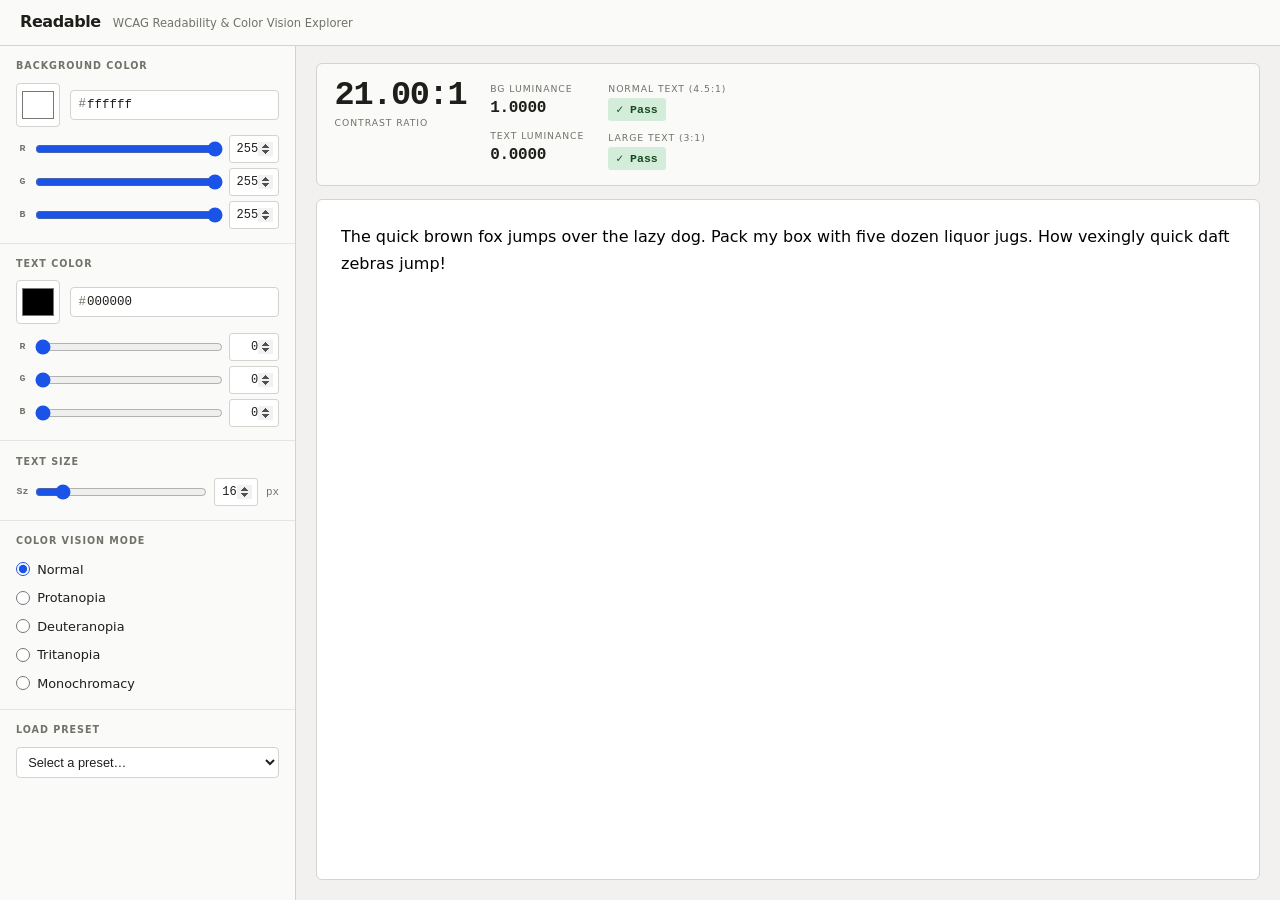
<file: Readable/index.html>
<!DOCTYPE html>
<html lang="en">
<head>
  <meta charset="UTF-8">
  <meta name="viewport" content="width=device-width, initial-scale=1.0">
  <title>Readable — Readability Explorer</title>
  <style>
    *, *::before, *::after { box-sizing: border-box; margin: 0; padding: 0; }

    :root {
      --chrome:        #f2f1ef;
      --chrome-light:  #fafaf8;
      --chrome-border: #d4d3cf;
      --chrome-rule:   #e6e5e1;
      --chrome-text:   #1e1e1b;
      --chrome-muted:  #72716a;
      --accent:        #1a53e8;
      --pass-bg:       #d4edda;
      --pass-fg:       #144a20;
      --fail-bg:       #f8d7da;
      --fail-fg:       #6f1a1d;
      --mono: ui-monospace, 'Cascadia Mono', 'Fira Mono', 'Courier New', monospace;
    }

    html, body { height: 100%; }

    body {
      font-family: system-ui, -apple-system, 'Segoe UI', sans-serif;
      background: var(--chrome);
      color: var(--chrome-text);
      font-size: 13px;
      line-height: 1.5;
      height: 100%;
    }

    /* ── Shell ─────────────────────────────────────────────── */
    .app { display: flex; flex-direction: column; height: 100vh; }

    .app-header {
      padding: 0.65rem 1.25rem;
      background: var(--chrome-light);
      border-bottom: 1px solid var(--chrome-border);
      display: flex;
      align-items: baseline;
      gap: 0.75rem;
      flex-shrink: 0;
    }
    .app-header h1 {
      font-size: 1rem;
      font-weight: 700;
      letter-spacing: -0.025em;
    }
    .app-header .subtitle {
      font-size: 0.72rem;
      color: var(--chrome-muted);
    }

    .columns {
      display: flex;
      flex: 1;
      overflow: hidden;
    }

    /* ── Controls panel ────────────────────────────────────── */
    .controls-panel {
      width: 296px;
      flex-shrink: 0;
      overflow-y: auto;
      background: var(--chrome-light);
      border-right: 1px solid var(--chrome-border);
    }

    .ctrl-section {
      padding: 0.85rem 1rem;
      border-bottom: 1px solid var(--chrome-rule);
    }
    .ctrl-section:last-child { border-bottom: none; }

    .section-title {
      font-size: 0.6rem;
      font-weight: 700;
      text-transform: uppercase;
      letter-spacing: 0.1em;
      color: var(--chrome-muted);
      margin-bottom: 0.55rem;
      user-select: none;
    }

    /* ── Color picker row ──────────────────────────────────── */
    .color-top {
      display: flex;
      align-items: center;
      gap: 0.6rem;
      margin-bottom: 0.55rem;
    }

    input[type="color"] {
      width: 44px;
      height: 44px;
      padding: 3px;
      border: 1px solid var(--chrome-border);
      border-radius: 4px;
      background: white;
      cursor: pointer;
      flex-shrink: 0;
    }

    .hex-wrap {
      display: flex;
      align-items: center;
      border: 1px solid var(--chrome-border);
      border-radius: 4px;
      background: white;
      padding: 0 0.5rem;
      height: 30px;
      flex: 1;
    }
    .hex-hash {
      font-family: var(--mono);
      font-size: 0.78rem;
      color: var(--chrome-muted);
      margin-right: 1px;
      user-select: none;
    }
    .hex-input {
      border: none;
      outline: none;
      font-family: var(--mono);
      font-size: 0.78rem;
      width: 100%;
      background: transparent;
      color: var(--chrome-text);
      text-transform: lowercase;
    }

    /* ── Slider rows ───────────────────────────────────────── */
    .slider-row {
      display: grid;
      grid-template-columns: 13px 1fr 50px;
      align-items: center;
      gap: 0.4rem;
      margin-bottom: 0.3rem;
    }
    .slider-row:last-child { margin-bottom: 0; }

    .size-row {
      grid-template-columns: 13px 1fr 44px auto;
    }

    .ch-label {
      font-family: var(--mono);
      font-size: 0.62rem;
      font-weight: 700;
      color: var(--chrome-muted);
      text-align: center;
      user-select: none;
    }

    input[type="range"] {
      width: 100%;
      cursor: pointer;
      accent-color: var(--accent);
      min-height: 20px;
    }

    .ch-num {
      font-family: var(--mono);
      font-size: 0.75rem;
      padding: 0.2rem 0.3rem;
      border: 1px solid var(--chrome-border);
      border-radius: 3px;
      text-align: right;
      background: white;
      color: var(--chrome-text);
      width: 100%;
      min-height: 28px;
      -moz-appearance: textfield;
    }
    .ch-num::-webkit-inner-spin-button,
    .ch-num::-webkit-outer-spin-button { opacity: 1; }

    .unit-label {
      font-family: var(--mono);
      font-size: 0.68rem;
      color: var(--chrome-muted);
      padding-left: 2px;
      user-select: none;
    }

    /* ── Vision mode radios ────────────────────────────────── */
    .radio-group {
      display: flex;
      flex-direction: column;
      gap: 0.28rem;
    }
    .radio-label {
      display: flex;
      align-items: center;
      gap: 0.45rem;
      font-size: 0.8rem;
      cursor: pointer;
      padding: 0.15rem 0;
    }
    .radio-label input[type="radio"] {
      accent-color: var(--accent);
      width: 14px;
      height: 14px;
      flex-shrink: 0;
    }

    /* ── Presets ───────────────────────────────────────────── */
    #presets {
      width: 100%;
      border: 1px solid var(--chrome-border);
      border-radius: 4px;
      padding: 0.38rem 0.45rem;
      font-size: 0.8rem;
      background: white;
      color: var(--chrome-text);
      cursor: pointer;
    }

    /* ── Display panel ─────────────────────────────────────── */
    .display-panel {
      flex: 1;
      display: flex;
      flex-direction: column;
      padding: 1.1rem 1.25rem 1.25rem;
      gap: 0.85rem;
      overflow: auto;
      background: var(--chrome);
    }

    /* ── Stats bar ─────────────────────────────────────────── */
    .stats-bar {
      display: flex;
      flex-wrap: wrap;
      gap: 1.5rem;
      align-items: flex-start;
      padding: 0.9rem 1.1rem;
      background: var(--chrome-light);
      border: 1px solid var(--chrome-border);
      border-radius: 6px;
    }

    .contrast-block {}
    .contrast-value {
      font-family: var(--mono);
      font-size: 2.1rem;
      font-weight: 700;
      letter-spacing: -0.04em;
      line-height: 1;
      color: var(--chrome-text);
    }
    .stat-label {
      font-size: 0.58rem;
      text-transform: uppercase;
      letter-spacing: 0.1em;
      color: var(--chrome-muted);
      margin-top: 0.2rem;
    }

    .lum-block {
      display: flex;
      flex-direction: column;
      gap: 0.4rem;
    }
    .lum-row { display: flex; flex-direction: column; }
    .lum-value {
      font-family: var(--mono);
      font-size: 1rem;
      font-weight: 600;
      color: var(--chrome-text);
      letter-spacing: -0.02em;
    }

    /* ── WCAG badges ───────────────────────────────────────── */
    .wcag-block {
      display: flex;
      flex-direction: column;
      gap: 0.4rem;
    }
    .badge-item { display: flex; flex-direction: column; gap: 0.15rem; }
    .badge-pill {
      display: inline-flex;
      align-items: center;
      gap: 0.25rem;
      padding: 0.18rem 0.5rem;
      border-radius: 3px;
      font-size: 0.72rem;
      font-weight: 700;
      font-family: var(--mono);
      width: fit-content;
    }
    .badge-pill.pass { background: var(--pass-bg); color: var(--pass-fg); }
    .badge-pill.fail { background: var(--fail-bg); color: var(--fail-fg); }

    /* ── CVD banner ────────────────────────────────────────── */
    .cvd-banner {
      padding: 0.4rem 0.75rem;
      background: #fffbea;
      border: 1px solid #d4b800;
      border-radius: 4px;
      font-size: 0.75rem;
      color: #4a3a00;
    }

    /* ── Text canvas ───────────────────────────────────────── */
    .text-canvas {
      flex: 1;
      min-height: 160px;
      border: 1px solid var(--chrome-border);
      border-radius: 6px;
      padding: 1.5rem;
      transition: background-color 100ms ease, color 100ms ease;
      line-height: 1.65;
    }

    /* ── CVD dimming ───────────────────────────────────────── */
    .color-ctrl-group {
      transition: opacity 150ms ease;
    }
    .is-cvd .color-ctrl-group {
      opacity: 0.35;
      pointer-events: none;
    }
    .is-cvd #presets-section {
      opacity: 0.35;
      pointer-events: none;
    }

    /* ── Focus ─────────────────────────────────────────────── */
    :focus-visible {
      outline: 2px solid var(--accent);
      outline-offset: 2px;
    }

    /* ── Responsive ────────────────────────────────────────── */
    @media (max-width: 899px) {
      .app { height: auto; }
      .columns { flex-direction: column; overflow: visible; }
      .controls-panel {
        width: 100%;
        border-right: none;
        border-bottom: 1px solid var(--chrome-border);
      }
      .display-panel { padding: 1rem; }
    }
  </style>
</head>
<body>

<div class="app" id="app">

  <header class="app-header">
    <h1>Readable</h1>
    <span class="subtitle">WCAG Readability &amp; Color Vision Explorer</span>
  </header>

  <div class="columns">

    <!-- ══ LEFT: Controls ═════════════════════════════════════════ -->
    <div class="controls-panel">

      <!-- Background Color -->
      <section class="ctrl-section color-ctrl-group">
        <h2 class="section-title">Background Color</h2>
        <div class="color-top">
          <input type="color" id="bg-picker" aria-label="Background color picker" value="#ffffff">
          <div class="hex-wrap">
            <span class="hex-hash" aria-hidden="true">#</span>
            <input type="text" id="bg-hex" class="hex-input" maxlength="6" value="ffffff"
                   spellcheck="false" autocomplete="off" aria-label="Background hex color">
          </div>
        </div>
        <div class="slider-row">
          <label for="bg-r-s" class="ch-label">R</label>
          <input type="range" id="bg-r-s" min="0" max="255" value="255">
          <input type="number" id="bg-r-n" class="ch-num" min="0" max="255" value="255" aria-label="Background red (0–255)">
        </div>
        <div class="slider-row">
          <label for="bg-g-s" class="ch-label">G</label>
          <input type="range" id="bg-g-s" min="0" max="255" value="255">
          <input type="number" id="bg-g-n" class="ch-num" min="0" max="255" value="255" aria-label="Background green (0–255)">
        </div>
        <div class="slider-row">
          <label for="bg-b-s" class="ch-label">B</label>
          <input type="range" id="bg-b-s" min="0" max="255" value="255">
          <input type="number" id="bg-b-n" class="ch-num" min="0" max="255" value="255" aria-label="Background blue (0–255)">
        </div>
      </section>

      <!-- Text Color -->
      <section class="ctrl-section color-ctrl-group">
        <h2 class="section-title">Text Color</h2>
        <div class="color-top">
          <input type="color" id="text-picker" aria-label="Text color picker" value="#000000">
          <div class="hex-wrap">
            <span class="hex-hash" aria-hidden="true">#</span>
            <input type="text" id="text-hex" class="hex-input" maxlength="6" value="000000"
                   spellcheck="false" autocomplete="off" aria-label="Text hex color">
          </div>
        </div>
        <div class="slider-row">
          <label for="text-r-s" class="ch-label">R</label>
          <input type="range" id="text-r-s" min="0" max="255" value="0">
          <input type="number" id="text-r-n" class="ch-num" min="0" max="255" value="0" aria-label="Text red (0–255)">
        </div>
        <div class="slider-row">
          <label for="text-g-s" class="ch-label">G</label>
          <input type="range" id="text-g-s" min="0" max="255" value="0">
          <input type="number" id="text-g-n" class="ch-num" min="0" max="255" value="0" aria-label="Text green (0–255)">
        </div>
        <div class="slider-row">
          <label for="text-b-s" class="ch-label">B</label>
          <input type="range" id="text-b-s" min="0" max="255" value="0">
          <input type="number" id="text-b-n" class="ch-num" min="0" max="255" value="0" aria-label="Text blue (0–255)">
        </div>
      </section>

      <!-- Text Size -->
      <section class="ctrl-section">
        <h2 class="section-title">Text Size</h2>
        <div class="slider-row size-row">
          <label for="size-s" class="ch-label" title="Size">Sz</label>
          <input type="range" id="size-s" min="8" max="72" value="16">
          <input type="number" id="size-n" class="ch-num" min="8" max="72" value="16" aria-label="Text size in pixels">
          <span class="unit-label">px</span>
        </div>
      </section>

      <!-- Color Vision Mode -->
      <section class="ctrl-section">
        <h2 class="section-title">Color Vision Mode</h2>
        <div class="radio-group" role="radiogroup" aria-label="Color vision simulation mode">
          <label class="radio-label"><input type="radio" name="vision" value="normal" checked> Normal</label>
          <label class="radio-label"><input type="radio" name="vision" value="protanopia"> Protanopia</label>
          <label class="radio-label"><input type="radio" name="vision" value="deuteranopia"> Deuteranopia</label>
          <label class="radio-label"><input type="radio" name="vision" value="tritanopia"> Tritanopia</label>
          <label class="radio-label"><input type="radio" name="vision" value="monochromacy"> Monochromacy</label>
        </div>
      </section>

      <!-- Presets -->
      <section class="ctrl-section" id="presets-section">
        <h2 class="section-title">Load Preset</h2>
        <select id="presets" aria-label="Load a preset color combination">
          <option value="">Select a preset…</option>
          <optgroup label="High Contrast">
            <option value="#FFFFFF,#000000">Black on White (~21:1)</option>
            <option value="#000000,#FFFFFF">White on Black (~21:1)</option>
            <option value="#000000,#FFFF00">Yellow on Black (~19.6:1)</option>
          </optgroup>
          <optgroup label="Low Contrast (Fails WCAG)">
            <option value="#AAAAAA,#888888">Grey on Grey</option>
            <option value="#FFFFFF,#ADD8E6">Light Blue on White</option>
          </optgroup>
          <optgroup label="Common">
            <option value="#FFFFFF,#000080">Navy on White</option>
            <option value="#FFFFFF,#006400">Dark Green on White</option>
            <option value="#0D1117,#C9D1D9">GitHub Dark</option>
            <option value="#FDF6E3,#657B83">Solarized</option>
          </optgroup>
          <optgroup label="Problematic">
            <option value="#008000,#FF0000">Red on Green (CVD-unfriendly)</option>
            <option value="#800080,#0000FF">Blue on Purple</option>
            <option value="#FFFFFF,#FFFF00">Yellow on White</option>
          </optgroup>
        </select>
      </section>

    </div><!-- /controls-panel -->

    <!-- ══ RIGHT: Display ═════════════════════════════════════════ -->
    <div class="display-panel">

      <!-- Stats bar -->
      <div class="stats-bar">
        <div class="contrast-block">
          <div class="contrast-value" id="contrast-value" aria-live="polite" aria-label="Contrast ratio">21.00:1</div>
          <div class="stat-label">Contrast Ratio</div>
        </div>

        <div class="lum-block">
          <div class="lum-row">
            <span class="stat-label">BG Luminance</span>
            <span class="lum-value" id="bg-lum">1.0000</span>
          </div>
          <div class="lum-row">
            <span class="stat-label">Text Luminance</span>
            <span class="lum-value" id="text-lum">0.0000</span>
          </div>
        </div>

        <div class="wcag-block" aria-live="polite">
          <div class="badge-item">
            <span class="stat-label">Normal Text (4.5:1)</span>
            <span class="badge-pill pass" id="badge-normal">✓ Pass</span>
          </div>
          <div class="badge-item">
            <span class="stat-label">Large Text (3:1)</span>
            <span class="badge-pill pass" id="badge-large">✓ Pass</span>
          </div>
        </div>
      </div>

      <!-- CVD active banner -->
      <div id="cvd-banner" class="cvd-banner" hidden aria-live="polite">
        Simulating: <strong id="cvd-mode-name"></strong> — color controls disabled
      </div>

      <!-- Text canvas -->
      <div class="text-canvas" id="text-canvas">
        <p id="sample-text" style="font-size:16px">The quick brown fox jumps over the lazy dog. Pack my box with five dozen liquor jugs. How vexingly quick daft zebras jump!</p>
      </div>

    </div><!-- /display-panel -->

  </div><!-- /columns -->
</div><!-- /app -->

<script>
'use strict';

// ── Utilities ──────────────────────────────────────────────────────────────

const clamp = (v, lo, hi) => Math.max(lo, Math.min(hi, v));

function toHex2(n) {
  return clamp(Math.round(n), 0, 255).toString(16).padStart(2, '0');
}
function rgbToHex(r, g, b) { return toHex2(r) + toHex2(g) + toHex2(b); }
function hexToRgb(hex) {
  return {
    r: parseInt(hex.slice(0, 2), 16),
    g: parseInt(hex.slice(2, 4), 16),
    b: parseInt(hex.slice(4, 6), 16),
  };
}

// WCAG 2.1 sRGB ↔ linear
function linearize(c) {
  const s = c / 255;
  return s <= 0.04045 ? s / 12.92 : Math.pow((s + 0.055) / 1.055, 2.4);
}
function delinearize(c) {
  c = clamp(c, 0, 1);
  return c <= 0.0031308 ? c * 12.92 : 1.055 * Math.pow(c, 1 / 2.4) - 0.055;
}
function luminance(r, g, b) {
  return 0.2126 * linearize(r) + 0.7152 * linearize(g) + 0.0722 * linearize(b);
}
function contrastRatio(l1, l2) {
  const hi = Math.max(l1, l2), lo = Math.min(l1, l2);
  return (hi + 0.05) / (lo + 0.05);
}

// ── CVD Simulation (Brettel/Viénot, applied in linear RGB) ────────────────

const CVD_MATRICES = {
  protanopia:   [[0.567, 0.433, 0.000], [0.558, 0.442, 0.000], [0.000, 0.242, 0.758]],
  deuteranopia: [[0.625, 0.375, 0.000], [0.700, 0.300, 0.000], [0.000, 0.300, 0.700]],
  tritanopia:   [[0.950, 0.050, 0.000], [0.000, 0.433, 0.567], [0.000, 0.475, 0.525]],
};
const CVD_LABELS = {
  protanopia:   'Protanopia (red-blind)',
  deuteranopia: 'Deuteranopia (green-blind)',
  tritanopia:   'Tritanopia (blue-blind)',
  monochromacy: 'Monochromacy',
};

function simulateColor(r, g, b, mode) {
  if (mode === 'normal') return { r, g, b };
  const rl = linearize(r), gl = linearize(g), bl = linearize(b);
  let sr, sg, sb;
  if (mode === 'monochromacy') {
    sr = sg = sb = 0.2126 * rl + 0.7152 * gl + 0.0722 * bl;
  } else {
    const m = CVD_MATRICES[mode];
    sr = m[0][0] * rl + m[0][1] * gl + m[0][2] * bl;
    sg = m[1][0] * rl + m[1][1] * gl + m[1][2] * bl;
    sb = m[2][0] * rl + m[2][1] * gl + m[2][2] * bl;
  }
  return {
    r: Math.round(delinearize(sr) * 255),
    g: Math.round(delinearize(sg) * 255),
    b: Math.round(delinearize(sb) * 255),
  };
}

// ── State ──────────────────────────────────────────────────────────────────

let bgRgb    = { r: 255, g: 255, b: 255 };
let textRgb  = { r: 0,   g: 0,   b: 0   };
let textSize = 16;
let visionMode = 'normal';

// ── Color group controller ─────────────────────────────────────────────────

function makeColorGroup(prefix, initial, onChange) {
  const $ = id => document.getElementById(id);
  const picker = $(`${prefix}-picker`);
  const hexEl  = $(`${prefix}-hex`);
  const rS = $(`${prefix}-r-s`), gS = $(`${prefix}-g-s`), bS = $(`${prefix}-b-s`);
  const rN = $(`${prefix}-r-n`), gN = $(`${prefix}-g-n`), bN = $(`${prefix}-b-n`);

  let rgb  = { ...initial };
  let busy = false;

  function sync(r, g, b) {
    if (busy) return;
    busy = true;
    r = clamp(Math.round(r), 0, 255);
    g = clamp(Math.round(g), 0, 255);
    b = clamp(Math.round(b), 0, 255);
    rgb = { r, g, b };
    const hex = rgbToHex(r, g, b);
    picker.value = `#${hex}`;
    hexEl.value  = hex;
    rS.value = r; rN.value = r;
    gS.value = g; gN.value = g;
    bS.value = b; bN.value = b;
    busy = false;
    onChange({ ...rgb });
  }

  picker.addEventListener('input', () => {
    const h = picker.value.slice(1);
    const c = hexToRgb(h);
    sync(c.r, c.g, c.b);
  });

  hexEl.addEventListener('input', () => {
    const h = hexEl.value.trim();
    if (/^[0-9a-fA-F]{6}$/.test(h)) {
      const c = hexToRgb(h);
      sync(c.r, c.g, c.b);
    }
  });
  hexEl.addEventListener('blur', () => {
    hexEl.value = rgbToHex(rgb.r, rgb.g, rgb.b);
  });

  rS.addEventListener('input', () => sync(+rS.value, rgb.g, rgb.b));
  gS.addEventListener('input', () => sync(rgb.r, +gS.value, rgb.b));
  bS.addEventListener('input', () => sync(rgb.r, rgb.g, +bS.value));

  rN.addEventListener('input', () => { const v = parseInt(rN.value); if (!isNaN(v)) sync(v, rgb.g, rgb.b); });
  gN.addEventListener('input', () => { const v = parseInt(gN.value); if (!isNaN(v)) sync(rgb.r, v, rgb.b); });
  bN.addEventListener('input', () => { const v = parseInt(bN.value); if (!isNaN(v)) sync(rgb.r, rgb.g, v); });

  return {
    get: () => ({ ...rgb }),
    set: (r, g, b) => sync(r, g, b),
  };
}

// ── DOM refs ───────────────────────────────────────────────────────────────

const appEl       = document.getElementById('app');
const textCanvas  = document.getElementById('text-canvas');
const sampleText  = document.getElementById('sample-text');
const contrastEl  = document.getElementById('contrast-value');
const bgLumEl     = document.getElementById('bg-lum');
const textLumEl   = document.getElementById('text-lum');
const badgeNormal = document.getElementById('badge-normal');
const badgeLarge  = document.getElementById('badge-large');
const cvdBanner   = document.getElementById('cvd-banner');
const cvdModeName = document.getElementById('cvd-mode-name');
const presetsEl   = document.getElementById('presets');
const sizeSlider  = document.getElementById('size-s');
const sizeNum     = document.getElementById('size-n');

// ── Render ─────────────────────────────────────────────────────────────────

function render() {
  const simBg   = simulateColor(bgRgb.r,   bgRgb.g,   bgRgb.b,   visionMode);
  const simText = simulateColor(textRgb.r, textRgb.g, textRgb.b, visionMode);

  textCanvas.style.backgroundColor = `rgb(${simBg.r},${simBg.g},${simBg.b})`;
  textCanvas.style.color            = `rgb(${simText.r},${simText.g},${simText.b})`;
  sampleText.style.fontSize         = `${textSize}px`;

  const bgL   = luminance(simBg.r,   simBg.g,   simBg.b);
  const textL = luminance(simText.r, simText.g, simText.b);
  const ratio = contrastRatio(bgL, textL);

  contrastEl.textContent = `${ratio.toFixed(2)}:1`;
  bgLumEl.textContent    = bgL.toFixed(4);
  textLumEl.textContent  = textL.toFixed(4);

  function setBadge(el, pass) {
    el.textContent = pass ? '✓ Pass' : '✗ Fail';
    el.className   = `badge-pill ${pass ? 'pass' : 'fail'}`;
  }
  setBadge(badgeNormal, ratio >= 4.5);
  setBadge(badgeLarge,  ratio >= 3.0);

  const isCVD = visionMode !== 'normal';
  cvdBanner.hidden = !isCVD;
  if (isCVD) cvdModeName.textContent = CVD_LABELS[visionMode];
  appEl.classList.toggle('is-cvd', isCVD);
  presetsEl.disabled = isCVD;
}

// ── Wire up ────────────────────────────────────────────────────────────────

const bgGroup   = makeColorGroup('bg',   bgRgb,   rgb => { bgRgb   = rgb; render(); });
const textGroup = makeColorGroup('text', textRgb, rgb => { textRgb = rgb; render(); });

sizeSlider.addEventListener('input', () => {
  textSize = parseInt(sizeSlider.value);
  sizeNum.value = textSize;
  render();
});
sizeNum.addEventListener('input', () => {
  const v = parseInt(sizeNum.value);
  if (!isNaN(v)) {
    textSize = clamp(v, 8, 72);
    sizeSlider.value = textSize;
    sizeNum.value    = textSize;
    render();
  }
});

document.querySelectorAll('input[name="vision"]').forEach(radio => {
  radio.addEventListener('change', () => {
    if (radio.checked) { visionMode = radio.value; render(); }
  });
});

presetsEl.addEventListener('change', () => {
  if (!presetsEl.value || visionMode !== 'normal') { presetsEl.value = ''; return; }
  const [bgHex, txtHex] = presetsEl.value.split(',');
  const bg  = hexToRgb(bgHex.slice(1));
  const txt = hexToRgb(txtHex.slice(1));
  bgGroup.set(bg.r, bg.g, bg.b);
  textGroup.set(txt.r, txt.g, txt.b);
});

// Initial render
render();
</script>
</body>
</html>
</file>
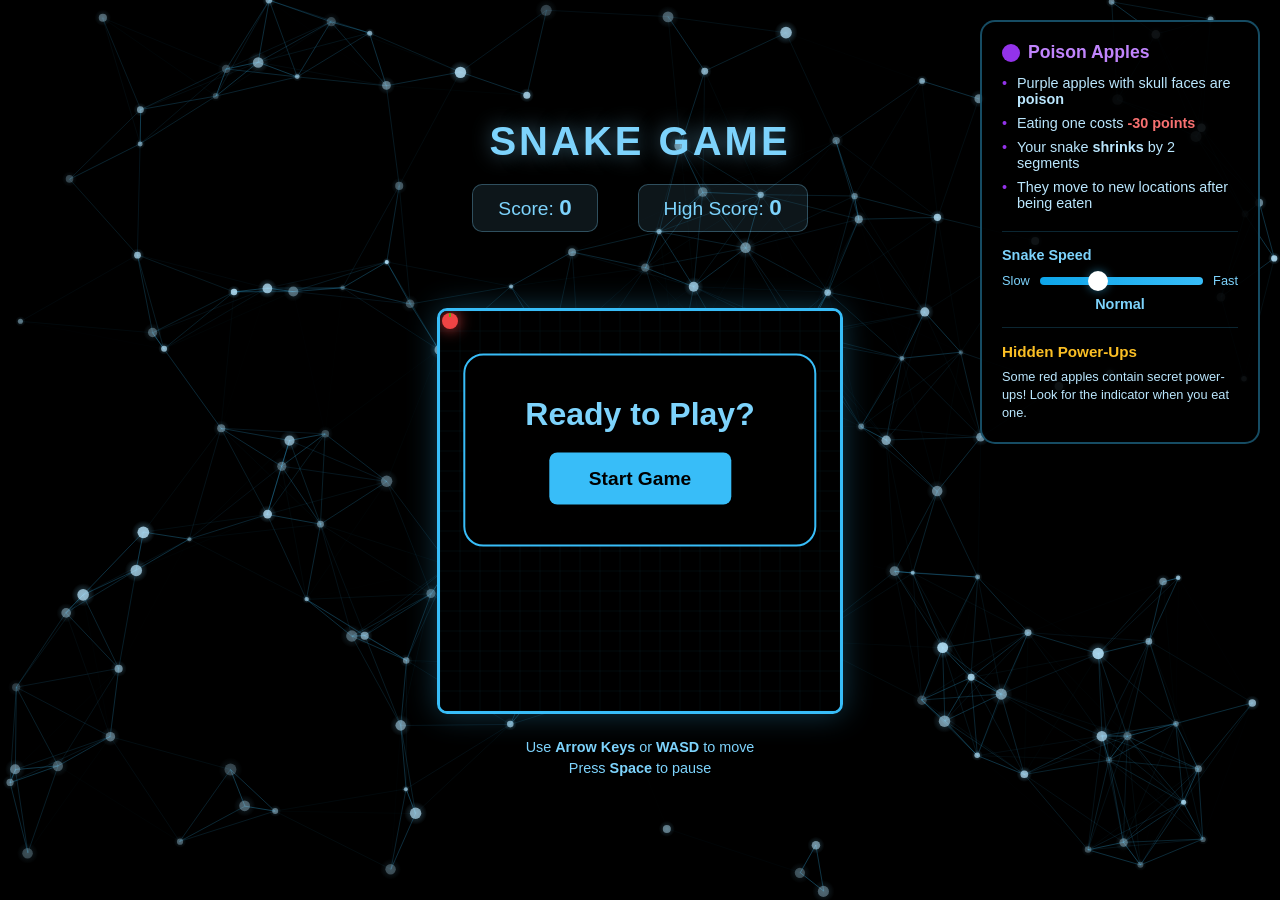
<file: Snake-Game/index.html>
<!DOCTYPE html>
<html lang="en">
<head>
    <meta charset="UTF-8">
    <meta name="viewport" content="width=device-width, initial-scale=1.0">
    <title>Snake Game</title>
    <style>
        * {
            margin: 0;
            padding: 0;
            box-sizing: border-box;
        }

        body {
            background: #000;
            min-height: 100vh;
            display: flex;
            flex-direction: column;
            justify-content: center;
            align-items: center;
            font-family: 'Segoe UI', Tahoma, Geneva, Verdana, sans-serif;
            color: #7dd3fc;
            overflow: hidden;
        }

        #particleCanvas {
            position: fixed;
            top: 0;
            left: 0;
            width: 100%;
            height: 100%;
            z-index: 0;
            pointer-events: none;
        }

        h1, .game-container, .start-screen, .game-over, .info-panel {
            position: relative;
            z-index: 1;
        }

        h1 {
            color: #7dd3fc;
            font-size: 2.5rem;
            margin-bottom: 20px;
            text-shadow: 0 0 20px rgba(125, 211, 252, 0.5);
            letter-spacing: 3px;
        }

        .game-container {
            display: flex;
            flex-direction: column;
            align-items: center;
            gap: 20px;
        }

        .score-board {
            display: flex;
            gap: 40px;
            font-size: 1.2rem;
        }

        .score-item {
            background: rgba(125, 211, 252, 0.1);
            padding: 10px 25px;
            border-radius: 10px;
            border: 1px solid rgba(125, 211, 252, 0.3);
        }

        .score-item span {
            color: #7dd3fc;
            font-weight: bold;
            font-size: 1.4rem;
        }

        .power-up-display {
            display: flex;
            gap: 10px;
            min-height: 36px;
            flex-wrap: wrap;
            justify-content: center;
        }

        .power-up-indicator {
            padding: 6px 14px;
            border-radius: 20px;
            font-size: 0.85rem;
            font-weight: bold;
            animation: pulse 1s ease-in-out infinite;
        }

        .power-up-indicator.multiplier {
            background: linear-gradient(135deg, #f59e0b, #fbbf24);
            color: #1a1a2e;
            box-shadow: 0 0 15px rgba(251, 191, 36, 0.5);
        }

        .power-up-indicator.slowmo {
            background: linear-gradient(135deg, #3b82f6, #60a5fa);
            color: #fff;
            box-shadow: 0 0 15px rgba(96, 165, 250, 0.5);
        }

        .power-up-indicator.invincible {
            background: linear-gradient(135deg, #a855f7, #c084fc);
            color: #fff;
            box-shadow: 0 0 15px rgba(192, 132, 252, 0.5);
        }

        @keyframes pulse {
            0%, 100% { transform: scale(1); opacity: 1; }
            50% { transform: scale(1.05); opacity: 0.9; }
        }

        canvas#gameCanvas {
            border: 3px solid #38bdf8;
            border-radius: 10px;
            box-shadow: 0 0 30px rgba(56, 189, 248, 0.3),
                        inset 0 0 50px rgba(0, 0, 0, 0.5);
        }

        .controls {
            text-align: center;
            color: #7dd3fc;
            font-size: 0.9rem;
        }

        .controls p {
            margin: 5px 0;
        }

        .game-over {
            position: absolute;
            top: 50%;
            left: 50%;
            transform: translate(-50%, -50%);
            background: rgba(0, 0, 0, 0.95);
            padding: 40px 60px;
            border-radius: 20px;
            border: 2px solid #f87171;
            text-align: center;
            display: none;
            z-index: 10;
        }

        .game-over h2 {
            color: #f87171;
            font-size: 2rem;
            margin-bottom: 15px;
        }

        .game-over p {
            font-size: 1.2rem;
            margin-bottom: 20px;
            color: #7dd3fc;
        }

        .game-over button {
            background: #38bdf8;
            color: #000;
            border: none;
            padding: 12px 30px;
            font-size: 1.1rem;
            font-weight: bold;
            border-radius: 8px;
            cursor: pointer;
            transition: all 0.3s ease;
        }

        .game-over button:hover {
            background: #7dd3fc;
            transform: scale(1.05);
            box-shadow: 0 0 20px rgba(56, 189, 248, 0.5);
        }

        .start-screen {
            position: absolute;
            top: 50%;
            left: 50%;
            transform: translate(-50%, -50%);
            background: rgba(0, 0, 0, 0.95);
            padding: 40px 60px;
            border-radius: 20px;
            border: 2px solid #38bdf8;
            text-align: center;
            z-index: 10;
        }

        .start-screen h2 {
            color: #7dd3fc;
            font-size: 2rem;
            margin-bottom: 20px;
        }

        .start-screen button {
            background: #38bdf8;
            color: #000;
            border: none;
            padding: 15px 40px;
            font-size: 1.2rem;
            font-weight: bold;
            border-radius: 8px;
            cursor: pointer;
            transition: all 0.3s ease;
        }

        .start-screen button:hover {
            background: #7dd3fc;
            transform: scale(1.05);
            box-shadow: 0 0 20px rgba(56, 189, 248, 0.5);
        }

        .info-panel {
            position: fixed;
            top: 20px;
            right: 20px;
            background: rgba(0, 0, 0, 0.9);
            padding: 20px;
            border-radius: 15px;
            border: 2px solid rgba(56, 189, 248, 0.4);
            max-width: 280px;
            font-size: 0.9rem;
        }

        .info-panel h3 {
            color: #c084fc;
            margin-bottom: 12px;
            font-size: 1.1rem;
            display: flex;
            align-items: center;
            gap: 8px;
        }

        .info-panel .poison-icon {
            display: inline-block;
            width: 18px;
            height: 18px;
            background: #9333ea;
            border-radius: 50%;
            position: relative;
        }

        .info-panel ul {
            list-style: none;
            color: #bae6fd;
            margin-bottom: 20px;
        }

        .info-panel li {
            margin-bottom: 8px;
            padding-left: 15px;
            position: relative;
        }

        .info-panel li::before {
            content: "•";
            color: #9333ea;
            position: absolute;
            left: 0;
        }

        .info-panel .penalty {
            color: #f87171;
            font-weight: bold;
        }

        .speed-control {
            border-top: 1px solid rgba(56, 189, 248, 0.2);
            padding-top: 15px;
        }

        .speed-control label {
            display: block;
            color: #7dd3fc;
            margin-bottom: 10px;
            font-weight: bold;
        }

        .speed-control .slider-container {
            display: flex;
            align-items: center;
            gap: 10px;
        }

        .speed-control input[type="range"] {
            flex: 1;
            -webkit-appearance: none;
            appearance: none;
            height: 8px;
            background: linear-gradient(to right, #0ea5e9, #38bdf8);
            border-radius: 4px;
            outline: none;
        }

        .speed-control input[type="range"]::-webkit-slider-thumb {
            -webkit-appearance: none;
            width: 20px;
            height: 20px;
            background: #fff;
            border-radius: 50%;
            cursor: pointer;
            box-shadow: 0 0 10px rgba(56, 189, 248, 0.5);
        }

        .speed-control input[type="range"]::-moz-range-thumb {
            width: 20px;
            height: 20px;
            background: #fff;
            border-radius: 50%;
            cursor: pointer;
            border: none;
            box-shadow: 0 0 10px rgba(56, 189, 248, 0.5);
        }

        .speed-control .speed-label {
            color: #7dd3fc;
            font-weight: bold;
            min-width: 50px;
            text-align: center;
        }

        .power-up-info {
            border-top: 1px solid rgba(56, 189, 248, 0.2);
            padding-top: 15px;
            margin-top: 15px;
        }

        .power-up-info h4 {
            color: #fbbf24;
            margin-bottom: 8px;
            font-size: 0.95rem;
        }

        .power-up-info p {
            color: #bae6fd;
            font-size: 0.8rem;
            line-height: 1.4;
        }
    </style>
</head>
<body>
    <canvas id="particleCanvas"></canvas>
    <h1>SNAKE GAME</h1>

    <div class="game-container">
        <div class="score-board">
            <div class="score-item">Score: <span id="score">0</span></div>
            <div class="score-item">High Score: <span id="highScore">0</span></div>
        </div>

        <div class="power-up-display" id="powerUpDisplay"></div>

        <canvas id="gameCanvas" width="400" height="400"></canvas>

        <div class="controls">
            <p>Use <strong>Arrow Keys</strong> or <strong>WASD</strong> to move</p>
            <p>Press <strong>Space</strong> to pause</p>
        </div>
    </div>

    <div class="start-screen" id="startScreen">
        <h2>Ready to Play?</h2>
        <button onclick="startGame()">Start Game</button>
    </div>

    <div class="game-over" id="gameOver">
        <h2>Game Over!</h2>
        <p>Final Score: <span id="finalScore">0</span></p>
        <button onclick="restartGame()">Play Again</button>
    </div>

    <div class="info-panel">
        <h3><span class="poison-icon"></span> Poison Apples</h3>
        <ul>
            <li>Purple apples with skull faces are <strong>poison</strong></li>
            <li>Eating one costs <span class="penalty">-30 points</span></li>
            <li>Your snake <strong>shrinks</strong> by 2 segments</li>
            <li>They move to new locations after being eaten</li>
        </ul>

        <div class="speed-control">
            <label>Snake Speed</label>
            <div class="slider-container">
                <span style="color: #7dd3fc; font-size: 0.8rem;">Slow</span>
                <input type="range" id="speedSlider" min="50" max="200" value="100">
                <span style="color: #7dd3fc; font-size: 0.8rem;">Fast</span>
            </div>
            <div style="text-align: center; margin-top: 8px;">
                <span class="speed-label" id="speedLabel">Normal</span>
            </div>
        </div>

        <div class="power-up-info">
            <h4>Hidden Power-Ups</h4>
            <p>Some red apples contain secret power-ups! Look for the indicator when you eat one.</p>
        </div>
    </div>

    <script>
        // Particle System
        const particleCanvas = document.getElementById('particleCanvas');
        const pCtx = particleCanvas.getContext('2d');
        let particles = [];

        function resizeParticleCanvas() {
            particleCanvas.width = window.innerWidth;
            particleCanvas.height = window.innerHeight;
        }
        resizeParticleCanvas();
        window.addEventListener('resize', resizeParticleCanvas);

        class Particle {
            constructor() {
                this.reset();
            }

            reset() {
                this.x = Math.random() * particleCanvas.width;
                this.y = Math.random() * particleCanvas.height;
                this.size = Math.random() * 4 + 2;
                this.speedX = (Math.random() - 0.5) * 0.8;
                this.speedY = (Math.random() - 0.5) * 0.8;
                this.opacity = Math.random() * 0.4 + 0.5;
                this.pulse = Math.random() * Math.PI * 2;
                this.pulseSpeed = Math.random() * 0.03 + 0.01;
            }

            update() {
                this.x += this.speedX;
                this.y += this.speedY;
                this.pulse += this.pulseSpeed;

                if (this.x < 0 || this.x > particleCanvas.width ||
                    this.y < 0 || this.y > particleCanvas.height) {
                    this.reset();
                }
            }

            draw() {
                const currentOpacity = this.opacity * (0.7 + Math.sin(this.pulse) * 0.3);

                // Draw glow
                pCtx.beginPath();
                pCtx.arc(this.x, this.y, this.size * 2, 0, Math.PI * 2);
                const glowGradient = pCtx.createRadialGradient(
                    this.x, this.y, 0,
                    this.x, this.y, this.size * 2
                );
                glowGradient.addColorStop(0, `rgba(125, 211, 252, ${currentOpacity * 0.5})`);
                glowGradient.addColorStop(1, 'rgba(125, 211, 252, 0)');
                pCtx.fillStyle = glowGradient;
                pCtx.fill();

                // Draw core
                pCtx.beginPath();
                pCtx.arc(this.x, this.y, this.size, 0, Math.PI * 2);
                pCtx.fillStyle = `rgba(186, 230, 253, ${currentOpacity})`;
                pCtx.fill();
            }
        }

        // Create more particles
        for (let i = 0; i < 150; i++) {
            particles.push(new Particle());
        }

        function animateParticles() {
            pCtx.clearRect(0, 0, particleCanvas.width, particleCanvas.height);

            // Draw connecting lines between close particles
            for (let i = 0; i < particles.length; i++) {
                for (let j = i + 1; j < particles.length; j++) {
                    const dx = particles[i].x - particles[j].x;
                    const dy = particles[i].y - particles[j].y;
                    const distance = Math.sqrt(dx * dx + dy * dy);

                    if (distance < 150) {
                        const opacity = (1 - distance / 150) * 0.4;
                        pCtx.beginPath();
                        pCtx.moveTo(particles[i].x, particles[i].y);
                        pCtx.lineTo(particles[j].x, particles[j].y);
                        pCtx.strokeStyle = `rgba(56, 189, 248, ${opacity})`;
                        pCtx.lineWidth = 1;
                        pCtx.stroke();
                    }
                }
            }

            particles.forEach(particle => {
                particle.update();
                particle.draw();
            });

            requestAnimationFrame(animateParticles);
        }
        animateParticles();

        // Game Canvas
        const canvas = document.getElementById('gameCanvas');
        const ctx = canvas.getContext('2d');

        const gridSize = 20;
        const tileCount = canvas.width / gridSize;

        let snake = [];
        let food = { x: 0, y: 0, powerUp: null };
        let poisonApples = [];
        let direction = { x: 0, y: 0 };
        let nextDirection = { x: 0, y: 0 };
        let score = 0;
        let highScore = localStorage.getItem('snakeHighScore') || 0;
        let gameLoop;
        let gameSpeed = 100;
        let baseGameSpeed = 100;
        let isPaused = false;
        let isGameOver = false;

        // Power-up state
        const POWER_UP_TYPES = ['multiplier', 'slowmo', 'invincible'];
        const POWER_UP_CHANCE = 0.25; // 25% chance an apple has a hidden power-up
        const POWER_UP_DURATION = 8000; // 8 seconds
        let activePowerUps = {
            multiplier: { active: false, endTime: 0, value: 2 },
            slowmo: { active: false, endTime: 0 },
            invincible: { active: false, endTime: 0 }
        };

        // Poison apple settings
        const POISON_APPLE_COUNT = 2;
        const POISON_PENALTY = 30;

        // Speed slider settings
        let initialSpeed = 100;
        const speedSlider = document.getElementById('speedSlider');
        const speedLabel = document.getElementById('speedLabel');

        function updateSpeedLabel(value) {
            const speed = parseInt(value);
            let label;
            if (speed >= 170) label = 'Very Fast';
            else if (speed >= 130) label = 'Fast';
            else if (speed >= 80) label = 'Normal';
            else if (speed >= 60) label = 'Slow';
            else label = 'Very Slow';
            speedLabel.textContent = label;
        }

        speedSlider.addEventListener('input', (e) => {
            // Slider is inverted: low value = slow (high ms), high value = fast (low ms)
            const sliderValue = parseInt(e.target.value);
            // Map 50-200 slider to 200-40 ms (inverted)
            initialSpeed = 250 - sliderValue;
            updateSpeedLabel(sliderValue);

            // Apply immediately if game is running
            if (!isGameOver && !isPaused && gameLoop) {
                baseGameSpeed = initialSpeed;
                if (!activePowerUps.slowmo.active) {
                    gameSpeed = baseGameSpeed;
                    clearInterval(gameLoop);
                    gameLoop = setInterval(gameStep, gameSpeed);
                }
            }
        });

        updateSpeedLabel(speedSlider.value);

        document.getElementById('highScore').textContent = highScore;

        function initGame() {
            snake = [
                { x: 10, y: 10 },
                { x: 9, y: 10 },
                { x: 8, y: 10 }
            ];
            direction = { x: 1, y: 0 };
            nextDirection = { x: 1, y: 0 };
            score = 0;
            gameSpeed = initialSpeed;
            baseGameSpeed = initialSpeed;
            isPaused = false;
            isGameOver = false;
            poisonApples = [];

            // Reset power-ups
            activePowerUps = {
                multiplier: { active: false, endTime: 0, value: 2 },
                slowmo: { active: false, endTime: 0 },
                invincible: { active: false, endTime: 0 }
            };
            updatePowerUpDisplay();

            document.getElementById('score').textContent = score;
            placeFood();
            placePoisonApples();
        }

        function getValidPosition(excludePositions = []) {
            let validPosition = false;
            let pos = { x: 0, y: 0 };
            let attempts = 0;

            while (!validPosition && attempts < 100) {
                pos.x = Math.floor(Math.random() * tileCount);
                pos.y = Math.floor(Math.random() * tileCount);
                validPosition = true;
                attempts++;

                // Check snake
                for (let segment of snake) {
                    if (segment.x === pos.x && segment.y === pos.y) {
                        validPosition = false;
                        break;
                    }
                }

                // Check excluded positions (food, other poison apples)
                if (validPosition) {
                    for (let excluded of excludePositions) {
                        if (excluded.x === pos.x && excluded.y === pos.y) {
                            validPosition = false;
                            break;
                        }
                    }
                }
            }
            return pos;
        }

        function placeFood() {
            const excludePositions = [...poisonApples];
            const pos = getValidPosition(excludePositions);
            food.x = pos.x;
            food.y = pos.y;

            // Randomly assign a hidden power-up
            if (Math.random() < POWER_UP_CHANCE) {
                food.powerUp = POWER_UP_TYPES[Math.floor(Math.random() * POWER_UP_TYPES.length)];
            } else {
                food.powerUp = null;
            }
        }

        function placePoisonApples() {
            poisonApples = [];
            const excludePositions = [food];

            for (let i = 0; i < POISON_APPLE_COUNT; i++) {
                const pos = getValidPosition([...excludePositions, ...poisonApples]);
                poisonApples.push({ x: pos.x, y: pos.y });
            }
        }

        function activatePowerUp(type) {
            const now = Date.now();
            activePowerUps[type].active = true;
            activePowerUps[type].endTime = now + POWER_UP_DURATION;

            if (type === 'slowmo') {
                // Slow down the game
                gameSpeed = baseGameSpeed * 1.8;
                clearInterval(gameLoop);
                gameLoop = setInterval(gameStep, gameSpeed);
            }

            updatePowerUpDisplay();
        }

        function updatePowerUps() {
            const now = Date.now();
            let needsSpeedUpdate = false;

            for (let type of POWER_UP_TYPES) {
                if (activePowerUps[type].active && now >= activePowerUps[type].endTime) {
                    activePowerUps[type].active = false;

                    if (type === 'slowmo') {
                        needsSpeedUpdate = true;
                    }

                    updatePowerUpDisplay();
                }
            }

            if (needsSpeedUpdate) {
                // Restore normal speed
                clearInterval(gameLoop);
                gameLoop = setInterval(gameStep, baseGameSpeed);
            }
        }

        function updatePowerUpDisplay() {
            const display = document.getElementById('powerUpDisplay');
            display.innerHTML = '';

            const now = Date.now();

            if (activePowerUps.multiplier.active) {
                const remaining = Math.ceil((activePowerUps.multiplier.endTime - now) / 1000);
                const indicator = document.createElement('div');
                indicator.className = 'power-up-indicator multiplier';
                indicator.textContent = `2x SCORE (${remaining}s)`;
                display.appendChild(indicator);
            }

            if (activePowerUps.slowmo.active) {
                const remaining = Math.ceil((activePowerUps.slowmo.endTime - now) / 1000);
                const indicator = document.createElement('div');
                indicator.className = 'power-up-indicator slowmo';
                indicator.textContent = `SLOW-MO (${remaining}s)`;
                display.appendChild(indicator);
            }

            if (activePowerUps.invincible.active) {
                const remaining = Math.ceil((activePowerUps.invincible.endTime - now) / 1000);
                const indicator = document.createElement('div');
                indicator.className = 'power-up-indicator invincible';
                indicator.textContent = `INVINCIBLE (${remaining}s)`;
                display.appendChild(indicator);
            }
        }

        function update() {
            if (isPaused || isGameOver) return;

            // Update power-up timers
            updatePowerUps();

            direction = { ...nextDirection };

            const head = { x: snake[0].x + direction.x, y: snake[0].y + direction.y };

            const isInvincible = activePowerUps.invincible.active;

            // Check wall collision
            if (head.x < 0 || head.x >= tileCount || head.y < 0 || head.y >= tileCount) {
                if (isInvincible) {
                    // Wrap around instead of dying
                    if (head.x < 0) head.x = tileCount - 1;
                    if (head.x >= tileCount) head.x = 0;
                    if (head.y < 0) head.y = tileCount - 1;
                    if (head.y >= tileCount) head.y = 0;
                } else {
                    endGame();
                    return;
                }
            }

            // Check self collision
            if (!isInvincible) {
                for (let segment of snake) {
                    if (head.x === segment.x && head.y === segment.y) {
                        endGame();
                        return;
                    }
                }
            }

            snake.unshift(head);

            // Check food collision
            if (head.x === food.x && head.y === food.y) {
                let points = 10;

                // Apply multiplier if active
                if (activePowerUps.multiplier.active) {
                    points *= activePowerUps.multiplier.value;
                }

                score += points;
                document.getElementById('score').textContent = score;

                // Activate hidden power-up if present
                if (food.powerUp) {
                    activatePowerUp(food.powerUp);
                }

                placeFood();

                // Reposition poison apples occasionally
                if (Math.random() < 0.3) {
                    placePoisonApples();
                }

                // Speed up slightly
                if (baseGameSpeed > 50) {
                    baseGameSpeed -= 2;
                    if (!activePowerUps.slowmo.active) {
                        gameSpeed = baseGameSpeed;
                        clearInterval(gameLoop);
                        gameLoop = setInterval(gameStep, gameSpeed);
                    }
                }
            } else {
                snake.pop();
            }

            // Check poison apple collision
            for (let i = 0; i < poisonApples.length; i++) {
                if (head.x === poisonApples[i].x && head.y === poisonApples[i].y) {
                    // Penalty for eating poison
                    score = Math.max(0, score - POISON_PENALTY);
                    document.getElementById('score').textContent = score;

                    // Shrink snake (but keep at least 2 segments)
                    if (snake.length > 2) {
                        snake.pop();
                        snake.pop();
                    }

                    // Move this poison apple to new location
                    const excludePositions = [food, ...poisonApples.filter((_, idx) => idx !== i)];
                    const newPos = getValidPosition(excludePositions);
                    poisonApples[i] = { x: newPos.x, y: newPos.y };
                    break;
                }
            }
        }

        function draw() {
            // Clear canvas
            ctx.fillStyle = '#000';
            ctx.fillRect(0, 0, canvas.width, canvas.height);

            // Draw grid (subtle light blue)
            ctx.strokeStyle = 'rgba(56, 189, 248, 0.1)';
            ctx.lineWidth = 0.5;
            for (let i = 0; i <= tileCount; i++) {
                ctx.beginPath();
                ctx.moveTo(i * gridSize, 0);
                ctx.lineTo(i * gridSize, canvas.height);
                ctx.stroke();
                ctx.beginPath();
                ctx.moveTo(0, i * gridSize);
                ctx.lineTo(canvas.width, i * gridSize);
                ctx.stroke();
            }

            // Draw food (regular apple) with glow
            ctx.shadowColor = '#ef4444';
            ctx.shadowBlur = 15;
            ctx.fillStyle = '#ef4444';
            ctx.beginPath();
            ctx.arc(
                food.x * gridSize + gridSize / 2,
                food.y * gridSize + gridSize / 2,
                gridSize / 2 - 2,
                0,
                Math.PI * 2
            );
            ctx.fill();

            // Draw stem on regular apple
            ctx.shadowBlur = 0;
            ctx.fillStyle = '#65a30d';
            ctx.fillRect(
                food.x * gridSize + gridSize / 2 - 1,
                food.y * gridSize + 2,
                2,
                4
            );

            // Draw poison apples (purple with skull marking)
            for (let poison of poisonApples) {
                const px = poison.x * gridSize + gridSize / 2;
                const py = poison.y * gridSize + gridSize / 2;

                // Purple glow
                ctx.shadowColor = '#9333ea';
                ctx.shadowBlur = 15;

                // Main body - purple
                ctx.fillStyle = '#9333ea';
                ctx.beginPath();
                ctx.arc(px, py, gridSize / 2 - 2, 0, Math.PI * 2);
                ctx.fill();

                ctx.shadowBlur = 0;

                // Skull face - white
                ctx.fillStyle = '#e9d5ff';

                // Skull eye sockets
                ctx.beginPath();
                ctx.arc(px - 4, py - 2, 2.5, 0, Math.PI * 2);
                ctx.fill();
                ctx.beginPath();
                ctx.arc(px + 4, py - 2, 2.5, 0, Math.PI * 2);
                ctx.fill();

                // Skull nose
                ctx.fillStyle = '#7c3aed';
                ctx.beginPath();
                ctx.moveTo(px, py + 1);
                ctx.lineTo(px - 2, py + 4);
                ctx.lineTo(px + 2, py + 4);
                ctx.closePath();
                ctx.fill();

                // Drip effect (poison)
                ctx.fillStyle = '#a855f7';
                ctx.beginPath();
                ctx.ellipse(px + 5, py + gridSize / 2 - 1, 2, 3, 0, 0, Math.PI * 2);
                ctx.fill();
            }

            ctx.shadowBlur = 0;

            // Draw snake
            const isInvincible = activePowerUps.invincible.active;

            snake.forEach((segment, index) => {
                const isHead = index === 0;

                // Gradient color from head to tail
                const gradient = ctx.createLinearGradient(
                    segment.x * gridSize,
                    segment.y * gridSize,
                    segment.x * gridSize + gridSize,
                    segment.y * gridSize + gridSize
                );

                if (isInvincible) {
                    // Rainbow glow when invincible
                    ctx.shadowColor = '#c084fc';
                    ctx.shadowBlur = 15;
                    const hue = (Date.now() / 20 + index * 10) % 360;
                    gradient.addColorStop(0, `hsl(${hue}, 80%, 60%)`);
                    gradient.addColorStop(1, `hsl(${(hue + 30) % 360}, 80%, 50%)`);
                } else if (isHead) {
                    ctx.shadowColor = '#38bdf8';
                    ctx.shadowBlur = 10;
                    gradient.addColorStop(0, '#7dd3fc');
                    gradient.addColorStop(1, '#38bdf8');
                } else {
                    ctx.shadowBlur = 0;
                    const alpha = 1 - (index / snake.length) * 0.5;
                    gradient.addColorStop(0, `rgba(125, 211, 252, ${alpha})`);
                    gradient.addColorStop(1, `rgba(56, 189, 248, ${alpha})`);
                }

                ctx.fillStyle = gradient;
                ctx.beginPath();
                ctx.roundRect(
                    segment.x * gridSize + 1,
                    segment.y * gridSize + 1,
                    gridSize - 2,
                    gridSize - 2,
                    isHead ? 6 : 4
                );
                ctx.fill();

                // Draw eyes on head
                if (isHead) {
                    ctx.shadowBlur = 0;
                    ctx.fillStyle = '#fff';
                    const eyeSize = 3;
                    const eyeOffset = 5;

                    let eye1 = { x: 0, y: 0 };
                    let eye2 = { x: 0, y: 0 };

                    if (direction.x === 1) {
                        eye1 = { x: gridSize - eyeOffset, y: eyeOffset };
                        eye2 = { x: gridSize - eyeOffset, y: gridSize - eyeOffset };
                    } else if (direction.x === -1) {
                        eye1 = { x: eyeOffset, y: eyeOffset };
                        eye2 = { x: eyeOffset, y: gridSize - eyeOffset };
                    } else if (direction.y === 1) {
                        eye1 = { x: eyeOffset, y: gridSize - eyeOffset };
                        eye2 = { x: gridSize - eyeOffset, y: gridSize - eyeOffset };
                    } else {
                        eye1 = { x: eyeOffset, y: eyeOffset };
                        eye2 = { x: gridSize - eyeOffset, y: eyeOffset };
                    }

                    ctx.beginPath();
                    ctx.arc(segment.x * gridSize + eye1.x, segment.y * gridSize + eye1.y, eyeSize, 0, Math.PI * 2);
                    ctx.fill();
                    ctx.beginPath();
                    ctx.arc(segment.x * gridSize + eye2.x, segment.y * gridSize + eye2.y, eyeSize, 0, Math.PI * 2);
                    ctx.fill();
                }
            });

            // Draw pause overlay
            if (isPaused) {
                ctx.fillStyle = 'rgba(0, 0, 0, 0.7)';
                ctx.fillRect(0, 0, canvas.width, canvas.height);
                ctx.fillStyle = '#fff';
                ctx.font = 'bold 30px Segoe UI';
                ctx.textAlign = 'center';
                ctx.fillText('PAUSED', canvas.width / 2, canvas.height / 2);
            }
        }

        function gameStep() {
            update();
            draw();
            // Update power-up display timers
            if (activePowerUps.multiplier.active || activePowerUps.slowmo.active || activePowerUps.invincible.active) {
                updatePowerUpDisplay();
            }
        }

        function endGame() {
            isGameOver = true;
            clearInterval(gameLoop);

            if (score > highScore) {
                highScore = score;
                localStorage.setItem('snakeHighScore', highScore);
                document.getElementById('highScore').textContent = highScore;
            }

            document.getElementById('finalScore').textContent = score;
            document.getElementById('gameOver').style.display = 'block';
        }

        function startGame() {
            document.getElementById('startScreen').style.display = 'none';
            initGame();
            gameLoop = setInterval(gameStep, gameSpeed);
        }

        function restartGame() {
            document.getElementById('gameOver').style.display = 'none';
            initGame();
            gameLoop = setInterval(gameStep, gameSpeed);
        }

        // Keyboard controls
        document.addEventListener('keydown', (e) => {
            if (isGameOver) return;

            switch (e.key) {
                case 'ArrowUp':
                case 'w':
                case 'W':
                    if (direction.y !== 1) {
                        nextDirection = { x: 0, y: -1 };
                    }
                    e.preventDefault();
                    break;
                case 'ArrowDown':
                case 's':
                case 'S':
                    if (direction.y !== -1) {
                        nextDirection = { x: 0, y: 1 };
                    }
                    e.preventDefault();
                    break;
                case 'ArrowLeft':
                case 'a':
                case 'A':
                    if (direction.x !== 1) {
                        nextDirection = { x: -1, y: 0 };
                    }
                    e.preventDefault();
                    break;
                case 'ArrowRight':
                case 'd':
                case 'D':
                    if (direction.x !== -1) {
                        nextDirection = { x: 1, y: 0 };
                    }
                    e.preventDefault();
                    break;
                case ' ':
                    isPaused = !isPaused;
                    e.preventDefault();
                    break;
            }
        });

        // Initial draw
        draw();
    </script>
</body>
</html>
</file>
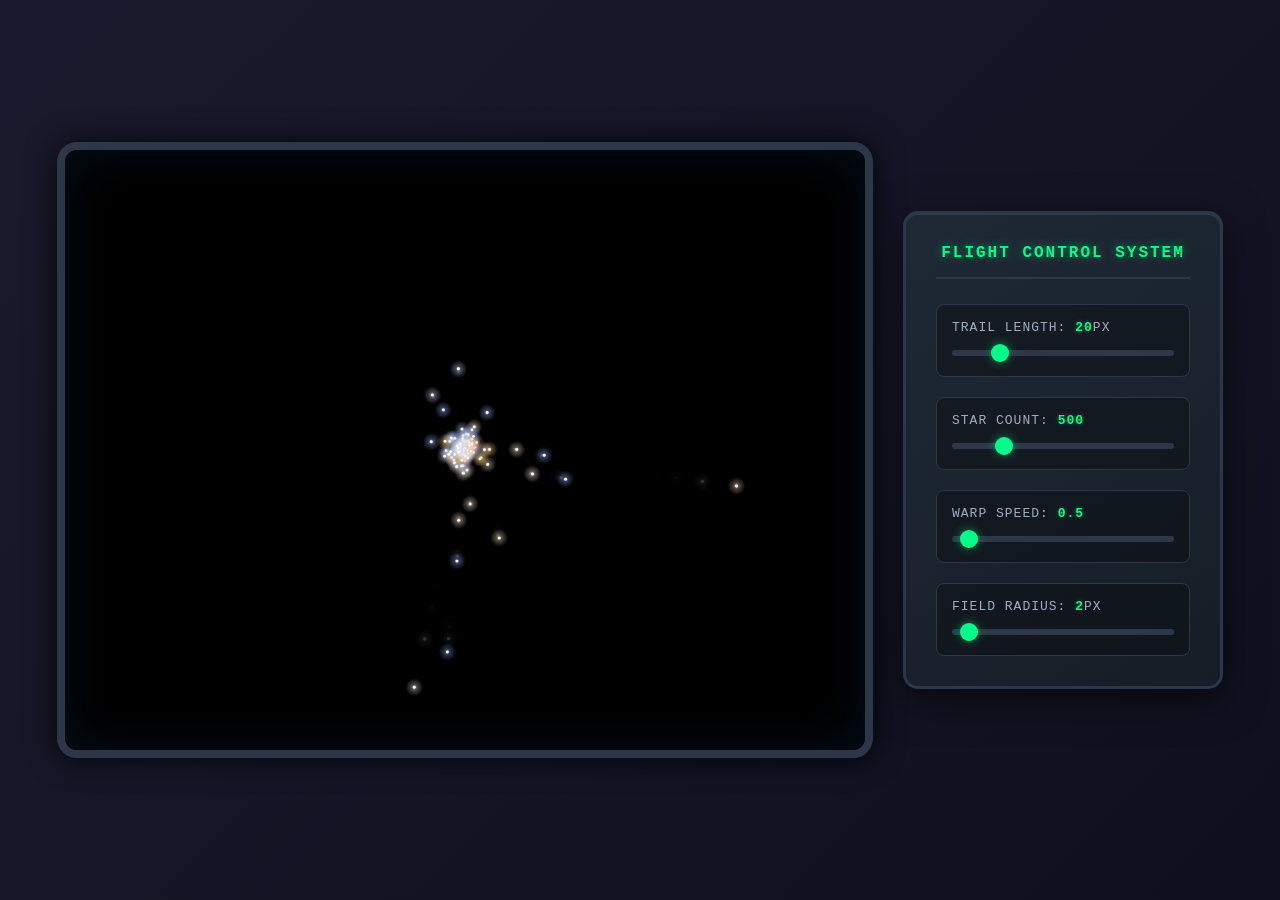
<file: Starfield/index.html>
<!DOCTYPE html>
<html lang="en">
<head>
    <meta charset="UTF-8">
    <meta name="viewport" content="width=device-width, initial-scale=1.0">
    <title>Starfield Quest</title>
    <link rel="stylesheet" href="style.css">
</head>
<body>
    <div id="cockpit">
        <div id="viewport">
            <canvas id="canvas"></canvas>
        </div>
        <div id="console">
            <h2>FLIGHT CONTROL SYSTEM</h2>
            <div class="control">
                <label for="trailLength">Trail Length: <span id="trailValue">20</span>px</label>
                <input type="range" id="trailLength" min="1" max="100" value="20">
            </div>
            <div class="control">
                <label for="starCount">Star Count: <span id="starCountValue">500</span></label>
                <input type="range" id="starCount" min="100" max="2000" value="500" step="100">
            </div>
            <div class="control">
                <label for="starSpeed">Warp Speed: <span id="starSpeedValue">0.5</span></label>
                <input type="range" id="starSpeed" min="0.1" max="10" value="0.5" step="0.1">
            </div>
            <div class="control">
                <label for="spawnRadius">Field Radius: <span id="spawnRadiusValue">2</span>px</label>
                <input type="range" id="spawnRadius" min="0" max="50" value="2">
            </div>
        </div>
    </div>
    <script src="script.js"></script>
</body>
</html>
</file>
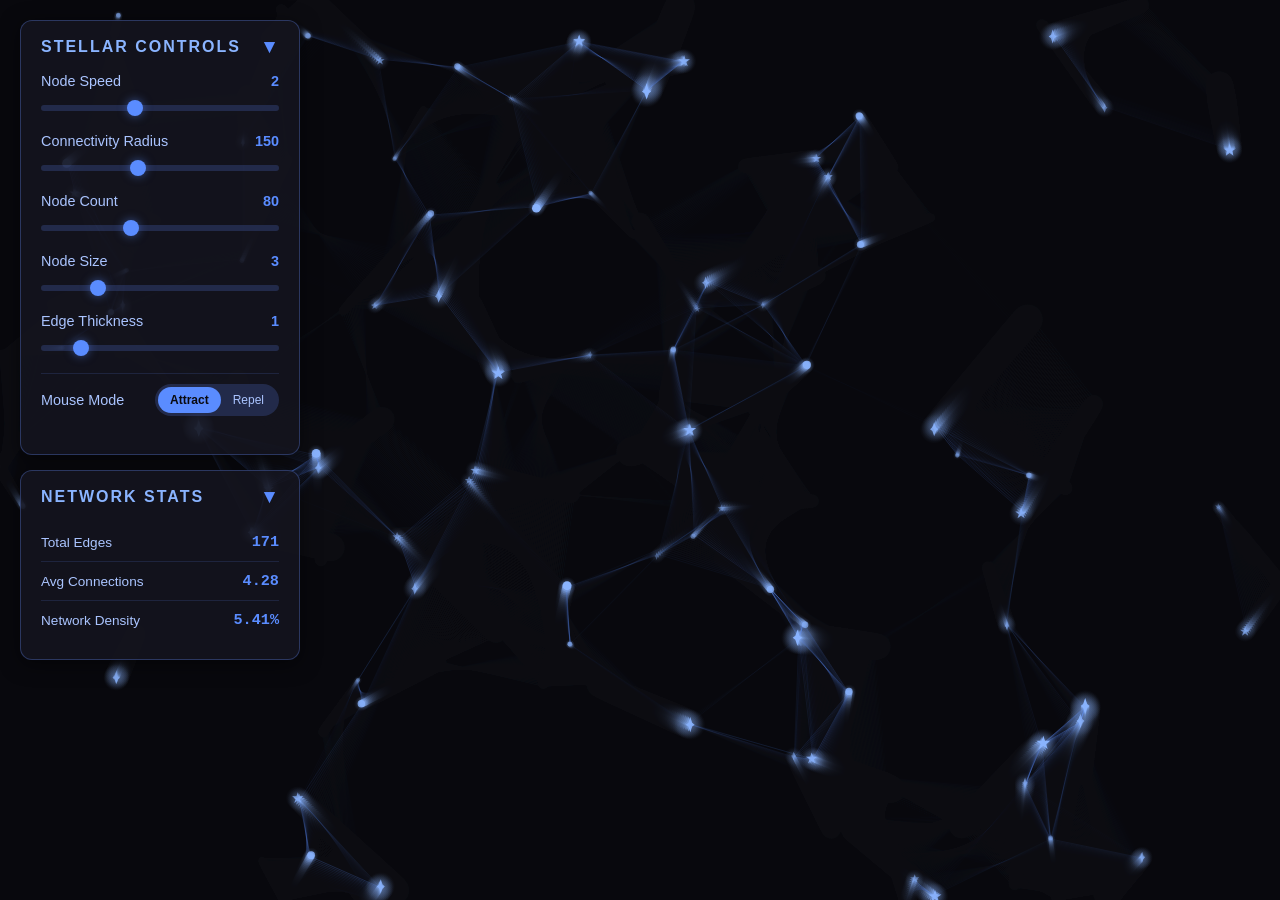
<file: Stellar-Web/index.html>
<!DOCTYPE html>
<html lang="en">
<head>
    <meta charset="UTF-8">
    <meta name="viewport" content="width=device-width, initial-scale=1.0">
    <title>Stellar-Web</title>
    <style>
        * {
            margin: 0;
            padding: 0;
            box-sizing: border-box;
        }

        body {
            background: #0a0a0f;
            overflow: hidden;
            font-family: 'Segoe UI', Tahoma, Geneva, Verdana, sans-serif;
        }

        canvas {
            display: block;
        }

        .panel-container {
            position: fixed;
            top: 20px;
            left: 20px;
            z-index: 100;
            display: flex;
            flex-direction: column;
            gap: 15px;
        }

        .panel {
            background: rgba(20, 20, 30, 0.9);
            border-radius: 12px;
            border: 1px solid rgba(100, 140, 255, 0.3);
            box-shadow: 0 4px 20px rgba(0, 0, 0, 0.5);
            min-width: 280px;
            overflow: hidden;
        }

        .toolbar-header {
            display: flex;
            justify-content: space-between;
            align-items: center;
            padding: 15px 20px;
            cursor: pointer;
            user-select: none;
        }

        .toolbar-header:hover {
            background: rgba(100, 140, 255, 0.1);
        }

        .toolbar-header h2 {
            color: #8ab4ff;
            font-size: 1rem;
            text-transform: uppercase;
            letter-spacing: 2px;
            margin: 0;
        }

        .toolbar-toggle {
            color: #5a8cff;
            font-size: 1.2rem;
            transition: transform 0.3s;
        }

        .panel.collapsed .toolbar-toggle,
        .panel.collapsed .stats-toggle {
            transform: rotate(180deg);
        }

        .toolbar-content,
        .stats-content {
            padding: 0 20px 20px;
            max-height: 500px;
            transition: max-height 0.3s ease, padding 0.3s ease, opacity 0.3s ease;
            opacity: 1;
        }

        .panel.collapsed .toolbar-content,
        .panel.collapsed .stats-content {
            max-height: 0;
            padding: 0 20px;
            opacity: 0;
            overflow: hidden;
        }

        .control-group {
            margin-bottom: 18px;
        }

        .control-group label {
            display: flex;
            justify-content: space-between;
            color: #aac4ff;
            margin-bottom: 8px;
            font-size: 0.9rem;
        }

        .control-group label span {
            color: #5a8cff;
            font-weight: bold;
        }

        input[type="range"] {
            width: 100%;
            height: 6px;
            border-radius: 3px;
            background: rgba(100, 140, 255, 0.2);
            outline: none;
            -webkit-appearance: none;
            appearance: none;
        }

        input[type="range"]::-webkit-slider-thumb {
            -webkit-appearance: none;
            appearance: none;
            width: 16px;
            height: 16px;
            border-radius: 50%;
            background: #5a8cff;
            cursor: pointer;
            box-shadow: 0 0 10px rgba(90, 140, 255, 0.5);
            transition: transform 0.2s;
        }

        input[type="range"]::-webkit-slider-thumb:hover {
            transform: scale(1.2);
        }

        input[type="range"]::-moz-range-thumb {
            width: 16px;
            height: 16px;
            border-radius: 50%;
            background: #5a8cff;
            cursor: pointer;
            border: none;
            box-shadow: 0 0 10px rgba(90, 140, 255, 0.5);
        }


        .stats-header {
            display: flex;
            justify-content: space-between;
            align-items: center;
            padding: 15px 20px;
            cursor: pointer;
            user-select: none;
        }

        .stats-header:hover {
            background: rgba(100, 140, 255, 0.1);
        }

        .stats-header h2 {
            color: #8ab4ff;
            font-size: 1rem;
            text-transform: uppercase;
            letter-spacing: 2px;
            margin: 0;
        }

        .stats-toggle {
            color: #5a8cff;
            font-size: 1.2rem;
            transition: transform 0.3s;
        }

        .stat-row {
            display: flex;
            justify-content: space-between;
            align-items: center;
            padding: 10px 0;
            border-bottom: 1px solid rgba(100, 140, 255, 0.15);
        }

        .stat-row:last-child {
            border-bottom: none;
        }

        .stat-label {
            color: #aac4ff;
            font-size: 0.85rem;
        }

        .stat-value {
            color: #5a8cff;
            font-weight: bold;
            font-size: 0.95rem;
            font-family: 'Courier New', monospace;
        }

        .toggle-group {
            display: flex;
            align-items: center;
            justify-content: space-between;
            margin-bottom: 18px;
            padding-top: 10px;
            border-top: 1px solid rgba(100, 140, 255, 0.15);
        }

        .toggle-group label {
            color: #aac4ff;
            font-size: 0.9rem;
        }

        .toggle-switch {
            position: relative;
            display: flex;
            background: rgba(100, 140, 255, 0.2);
            border-radius: 20px;
            padding: 3px;
        }

        .toggle-option {
            padding: 6px 12px;
            font-size: 0.75rem;
            color: #aac4ff;
            cursor: pointer;
            border-radius: 16px;
            transition: all 0.3s ease;
            user-select: none;
        }

        .toggle-option.active {
            background: #5a8cff;
            color: #0a0a0f;
            font-weight: bold;
        }

        .toggle-option:hover:not(.active) {
            background: rgba(100, 140, 255, 0.3);
        }
    </style>
</head>
<body>
    <div class="panel-container">
        <div class="panel" id="toolbar">
            <div class="toolbar-header" id="toolbarHeader">
                <h2>Stellar Controls</h2>
                <span class="toolbar-toggle">▼</span>
            </div>
            <div class="toolbar-content">
                <div class="control-group">
                    <label>Node Speed <span id="speedValue">2</span></label>
                    <input type="range" id="speed" min="0.1" max="5" step="0.1" value="2">
                </div>

                <div class="control-group">
                    <label>Connectivity Radius <span id="radiusValue">150</span></label>
                    <input type="range" id="radius" min="50" max="300" step="10" value="150">
                </div>

                <div class="control-group">
                    <label>Node Count <span id="countValue">80</span></label>
                    <input type="range" id="count" min="10" max="200" step="5" value="80">
                </div>

                <div class="control-group">
                    <label>Node Size <span id="sizeValue">3</span></label>
                    <input type="range" id="size" min="1" max="10" step="0.5" value="3">
                </div>

                <div class="control-group">
                    <label>Edge Thickness <span id="thicknessValue">1</span></label>
                    <input type="range" id="thickness" min="0.5" max="4" step="0.25" value="1">
                </div>

                <div class="toggle-group">
                    <label>Mouse Mode</label>
                    <div class="toggle-switch">
                        <span class="toggle-option active" id="attractMode">Attract</span>
                        <span class="toggle-option" id="repelMode">Repel</span>
                    </div>
                </div>
            </div>
        </div>

        <div class="panel" id="statsPanel">
            <div class="stats-header" id="statsHeader">
                <h2>Network Stats</h2>
                <span class="stats-toggle">▼</span>
            </div>
            <div class="stats-content">
                <div class="stat-row">
                    <span class="stat-label">Total Edges</span>
                    <span class="stat-value" id="statEdges">0</span>
                </div>
                <div class="stat-row">
                    <span class="stat-label">Avg Connections</span>
                    <span class="stat-value" id="statAvgConn">0.00</span>
                </div>
                <div class="stat-row">
                    <span class="stat-label">Network Density</span>
                    <span class="stat-value" id="statDensity">0.00%</span>
                </div>
            </div>
        </div>
    </div>

    <canvas id="canvas"></canvas>

    <script>
        const canvas = document.getElementById('canvas');
        const ctx = canvas.getContext('2d');

        let width, height;
        let particles = [];

        // Settings
        let settings = {
            speed: 2,
            radius: 150,
            count: 80,
            size: 3,
            thickness: 1,
            mouseMode: 'attract'  // 'attract' or 'repel'
        };

        // Mouse tracking
        let mouse = {
            x: null,
            y: null,
            radius: 150  // Influence radius
        };

        canvas.addEventListener('mousemove', (e) => {
            mouse.x = e.clientX;
            mouse.y = e.clientY;
        });

        canvas.addEventListener('mouseleave', () => {
            mouse.x = null;
            mouse.y = null;
        });

        // Resize canvas to fill window
        function resize() {
            width = canvas.width = window.innerWidth;
            height = canvas.height = window.innerHeight;
        }

        // Particle class
        class Particle {
            constructor() {
                this.reset();
            }

            reset() {
                this.x = Math.random() * width;
                this.y = Math.random() * height;
                this.z = Math.random();  // 0 = far, 1 = close
                this.vx = (Math.random() - 0.5) * 2;
                this.vy = (Math.random() - 0.5) * 2;
                this.vz = (Math.random() - 0.5) * 0.01;  // Slow z movement
                // Randomly assign shape: 'sparkle', 'circle', or 'star'
                const shapes = ['sparkle', 'circle', 'star'];
                this.shape = shapes[Math.floor(Math.random() * 3)];
            }

            update() {
                const speedMultiplier = settings.speed;

                // Mouse interaction
                if (mouse.x !== null && mouse.y !== null) {
                    const dx = this.x - mouse.x;
                    const dy = this.y - mouse.y;
                    const distance = Math.sqrt(dx * dx + dy * dy);

                    if (distance < mouse.radius && distance > 0) {
                        const force = (mouse.radius - distance) / mouse.radius;
                        const angle = Math.atan2(dy, dx);
                        const strength = force * 0.5;

                        if (settings.mouseMode === 'attract') {
                            // Move toward mouse
                            this.vx -= Math.cos(angle) * strength;
                            this.vy -= Math.sin(angle) * strength;
                        } else {
                            // Move away from mouse
                            this.vx += Math.cos(angle) * strength;
                            this.vy += Math.sin(angle) * strength;
                        }

                        // Dampen velocity to prevent runaway speeds
                        const maxSpeed = 4;
                        const currentSpeed = Math.sqrt(this.vx * this.vx + this.vy * this.vy);
                        if (currentSpeed > maxSpeed) {
                            this.vx = (this.vx / currentSpeed) * maxSpeed;
                            this.vy = (this.vy / currentSpeed) * maxSpeed;
                        }
                    }
                }

                this.x += this.vx * speedMultiplier;
                this.y += this.vy * speedMultiplier;
                this.z += this.vz * speedMultiplier;

                // Bounce off edges
                if (this.x < 0 || this.x > width) this.vx *= -1;
                if (this.y < 0 || this.y > height) this.vy *= -1;
                if (this.z < 0 || this.z > 1) this.vz *= -1;

                // Keep in bounds
                this.x = Math.max(0, Math.min(width, this.x));
                this.y = Math.max(0, Math.min(height, this.y));
                this.z = Math.max(0, Math.min(1, this.z));
            }

            draw() {
                // Scale size and opacity based on z-depth (0.4 to 1.0 range)
                const depthScale = 0.4 + this.z * 0.6;
                const depthOpacity = 0.3 + this.z * 0.7;
                const size = settings.size * depthScale;

                ctx.fillStyle = `rgba(138, 180, 255, ${depthOpacity})`;

                if (this.shape === 'circle') {
                    // Draw circle
                    ctx.beginPath();
                    ctx.arc(this.x, this.y, size * 1.5, 0, Math.PI * 2);
                    ctx.fill();

                    // Glow effect
                    const gradient = ctx.createRadialGradient(
                        this.x, this.y, 0,
                        this.x, this.y, size * 3
                    );
                    gradient.addColorStop(0, `rgba(138, 180, 255, ${0.3 * depthOpacity})`);
                    gradient.addColorStop(1, 'rgba(138, 180, 255, 0)');
                    ctx.beginPath();
                    ctx.arc(this.x, this.y, size * 3, 0, Math.PI * 2);
                    ctx.fillStyle = gradient;
                    ctx.fill();

                } else if (this.shape === 'star') {
                    // Draw five-pointed star
                    const outerRadius = size * 2.5;
                    const innerRadius = size * 1.0;
                    ctx.beginPath();
                    for (let i = 0; i < 10; i++) {
                        const angle = (i * Math.PI) / 5 - Math.PI / 2;
                        const radius = i % 2 === 0 ? outerRadius : innerRadius;
                        const x = this.x + Math.cos(angle) * radius;
                        const y = this.y + Math.sin(angle) * radius;
                        if (i === 0) {
                            ctx.moveTo(x, y);
                        } else {
                            ctx.lineTo(x, y);
                        }
                    }
                    ctx.closePath();
                    ctx.fillStyle = `rgba(138, 180, 255, ${depthOpacity})`;
                    ctx.fill();

                    // Glow effect
                    const gradient = ctx.createRadialGradient(
                        this.x, this.y, 0,
                        this.x, this.y, outerRadius * 2
                    );
                    gradient.addColorStop(0, `rgba(138, 180, 255, ${0.3 * depthOpacity})`);
                    gradient.addColorStop(1, 'rgba(138, 180, 255, 0)');
                    ctx.beginPath();
                    ctx.arc(this.x, this.y, outerRadius * 2, 0, Math.PI * 2);
                    ctx.fillStyle = gradient;
                    ctx.fill();

                } else {
                    // Draw four-pointed sparkle (default)
                    const innerRadius = size * 1.0;
                    const outerRadiusV = size * 2.8;
                    const outerRadiusH = size * 1.6;

                    ctx.beginPath();
                    for (let i = 0; i < 8; i++) {
                        const angle = (i * Math.PI) / 4 - Math.PI / 2;
                        let radius;
                        if (i % 2 === 1) {
                            radius = innerRadius;
                        } else if (i === 0 || i === 4) {
                            radius = outerRadiusV;
                        } else {
                            radius = outerRadiusH;
                        }
                        const x = this.x + Math.cos(angle) * radius;
                        const y = this.y + Math.sin(angle) * radius;
                        if (i === 0) {
                            ctx.moveTo(x, y);
                        } else {
                            ctx.lineTo(x, y);
                        }
                    }
                    ctx.closePath();
                    ctx.fillStyle = `rgba(138, 180, 255, ${depthOpacity})`;
                    ctx.fill();

                    // Glow effect
                    const gradient = ctx.createRadialGradient(
                        this.x, this.y, 0,
                        this.x, this.y, outerRadiusV * 2
                    );
                    gradient.addColorStop(0, `rgba(138, 180, 255, ${0.3 * depthOpacity})`);
                    gradient.addColorStop(1, 'rgba(138, 180, 255, 0)');
                    ctx.beginPath();
                    ctx.arc(this.x, this.y, outerRadiusV * 2, 0, Math.PI * 2);
                    ctx.fillStyle = gradient;
                    ctx.fill();
                }
            }
        }

        // Initialize particles
        function initParticles() {
            particles = [];
            for (let i = 0; i < settings.count; i++) {
                particles.push(new Particle());
            }
        }

        // Network statistics
        let networkStats = {
            edges: 0,
            avgConnections: 0,
            density: 0
        };

        // Draw connections between nearby particles
        function drawConnections() {
            let edgeCount = 0;

            for (let i = 0; i < particles.length; i++) {
                for (let j = i + 1; j < particles.length; j++) {
                    const dx = particles[i].x - particles[j].x;
                    const dy = particles[i].y - particles[j].y;
                    const distance = Math.sqrt(dx * dx + dy * dy);

                    if (distance < settings.radius) {
                        edgeCount++;
                        const opacity = 1 - (distance / settings.radius);
                        // Average the z-depth of both particles for edge opacity
                        const avgDepth = (particles[i].z + particles[j].z) / 2;
                        const depthOpacity = 0.3 + avgDepth * 0.7;
                        ctx.beginPath();
                        ctx.moveTo(particles[i].x, particles[i].y);
                        ctx.lineTo(particles[j].x, particles[j].y);
                        ctx.strokeStyle = `rgba(90, 140, 255, ${opacity * 0.6 * depthOpacity})`;
                        ctx.lineWidth = settings.thickness * (0.5 + avgDepth * 0.5);
                        ctx.stroke();
                    }
                }
            }

            // Update network statistics
            networkStats.edges = edgeCount;
            const n = particles.length;
            // Average connections per node (each edge connects 2 nodes)
            networkStats.avgConnections = n > 0 ? (2 * edgeCount) / n : 0;
            // Network density: actual edges / max possible edges
            const maxEdges = (n * (n - 1)) / 2;
            networkStats.density = maxEdges > 0 ? (edgeCount / maxEdges) * 100 : 0;
        }

        // Update stats display
        function updateStatsDisplay() {
            document.getElementById('statEdges').textContent = networkStats.edges;
            document.getElementById('statAvgConn').textContent = networkStats.avgConnections.toFixed(2);
            document.getElementById('statDensity').textContent = networkStats.density.toFixed(2) + '%';
        }

        // Animation loop
        let frameCount = 0;
        function animate() {
            ctx.fillStyle = 'rgba(10, 10, 15, 0.2)';
            ctx.fillRect(0, 0, width, height);

            drawConnections();

            particles.forEach(particle => {
                particle.update();
                particle.draw();
            });

            // Update stats display every 10 frames for performance
            frameCount++;
            if (frameCount % 10 === 0) {
                updateStatsDisplay();
            }

            requestAnimationFrame(animate);
        }

        // Update particle count
        function updateParticleCount(newCount) {
            if (newCount > particles.length) {
                for (let i = particles.length; i < newCount; i++) {
                    particles.push(new Particle());
                }
            } else {
                particles = particles.slice(0, newCount);
            }
        }

        // Setup controls
        function setupControls() {
            const controls = {
                speed: { element: document.getElementById('speed'), display: document.getElementById('speedValue') },
                radius: { element: document.getElementById('radius'), display: document.getElementById('radiusValue') },
                count: { element: document.getElementById('count'), display: document.getElementById('countValue') },
                size: { element: document.getElementById('size'), display: document.getElementById('sizeValue') },
                thickness: { element: document.getElementById('thickness'), display: document.getElementById('thicknessValue') }
            };

            Object.keys(controls).forEach(key => {
                controls[key].element.addEventListener('input', (e) => {
                    const value = parseFloat(e.target.value);
                    settings[key] = value;
                    controls[key].display.textContent = value;

                    if (key === 'count') {
                        updateParticleCount(value);
                    }
                });
            });
        }

        // Setup collapsible panels
        function setupPanels() {
            // Stats panel toggle
            const statsPanel = document.getElementById('statsPanel');
            const statsHeader = document.getElementById('statsHeader');
            statsHeader.addEventListener('click', () => {
                statsPanel.classList.toggle('collapsed');
            });

            // Toolbar toggle
            const toolbar = document.getElementById('toolbar');
            const toolbarHeader = document.getElementById('toolbarHeader');
            toolbarHeader.addEventListener('click', () => {
                toolbar.classList.toggle('collapsed');
            });
        }

        // Setup mouse mode toggle
        function setupMouseToggle() {
            const attractBtn = document.getElementById('attractMode');
            const repelBtn = document.getElementById('repelMode');

            attractBtn.addEventListener('click', () => {
                settings.mouseMode = 'attract';
                attractBtn.classList.add('active');
                repelBtn.classList.remove('active');
            });

            repelBtn.addEventListener('click', () => {
                settings.mouseMode = 'repel';
                repelBtn.classList.add('active');
                attractBtn.classList.remove('active');
            });
        }

        // Initialize
        window.addEventListener('resize', resize);
        resize();
        initParticles();
        setupControls();
        setupPanels();
        setupMouseToggle();
        animate();
    </script>
</body>
</html>
</file>
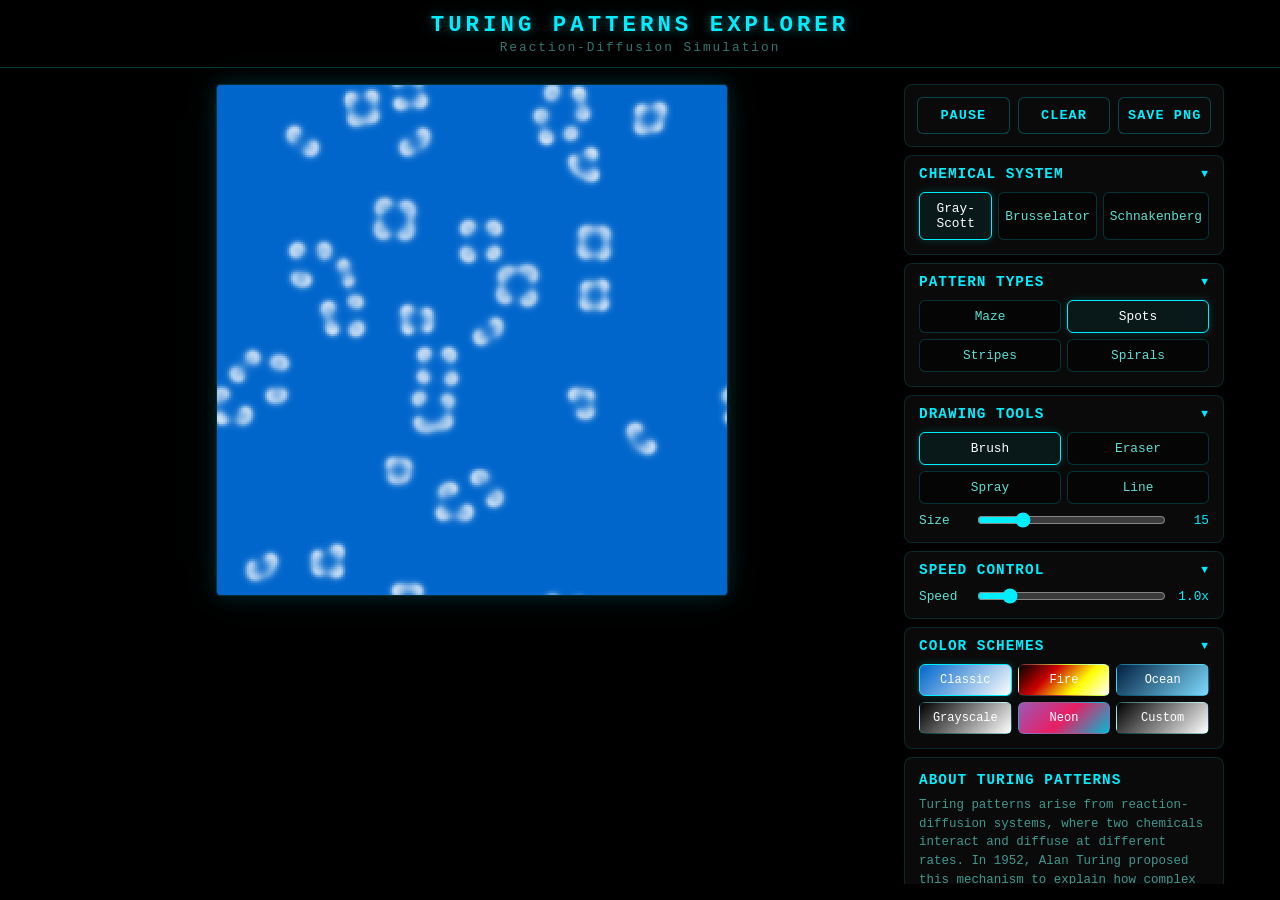
<file: Turing-Patterns/index.html>
<!DOCTYPE html>
<html lang="en">
<head>
    <meta charset="UTF-8">
    <meta name="viewport" content="width=device-width, initial-scale=1.0">
    <title>Turing Patterns Explorer</title>
    <style>
        * { margin: 0; padding: 0; box-sizing: border-box; }
        body {
            font-family: 'Courier New', 'Consolas', monospace;
            background: #000;
            color: #5ce0d2;
            min-height: 100vh;
        }
        header {
            background: #000;
            padding: 12px 24px;
            text-align: center;
            border-bottom: 1px solid #0ff3;
        }
        header h1 {
            font-size: 1.4rem;
            letter-spacing: 4px;
            text-transform: uppercase;
            color: #0ef;
            text-shadow: 0 0 10px #0ef6, 0 0 20px #0ef3;
        }
        header p { font-size: 0.8rem; color: #5ce0d288; margin-top: 2px; letter-spacing: 2px; }
        .app {
            display: flex;
            flex-direction: row;
            max-width: 1200px;
            margin: 0 auto;
            padding: 16px;
            gap: 16px;
        }
        .canvas-container {
            flex: 1;
            display: flex;
            justify-content: center;
            align-items: flex-start;
        }
        #simCanvas {
            border: 1px solid #0ef3;
            border-radius: 4px;
            cursor: crosshair;
            max-width: 100%;
            image-rendering: pixelated;
            box-shadow: 0 0 20px #0ef2, 0 0 40px #0ef1;
        }
        .controls {
            width: 320px;
            min-width: 300px;
            display: flex;
            flex-direction: column;
            gap: 8px;
            max-height: calc(100vh - 100px);
            overflow-y: auto;
        }
        .controls::-webkit-scrollbar { width: 6px; }
        .controls::-webkit-scrollbar-track { background: #0a0a0a; }
        .controls::-webkit-scrollbar-thumb { background: #0ef4; border-radius: 3px; }
        .permanent-controls {
            display: flex;
            gap: 8px;
            padding: 12px;
            background: #0a0a0a;
            border-radius: 8px;
            border: 1px solid #0ef2;
        }
        .permanent-controls button {
            flex: 1;
            padding: 10px 8px;
            border: 1px solid #0ef4;
            border-radius: 6px;
            cursor: pointer;
            font-family: inherit;
            font-size: 0.85rem;
            font-weight: 600;
            transition: all 0.2s;
            background: #0a0a0a;
            color: #0ef;
            text-transform: uppercase;
            letter-spacing: 1px;
        }
        .permanent-controls button:hover { background: #0ef1; border-color: #0ef; box-shadow: 0 0 10px #0ef3; }
        .section {
            background: #0a0a0a;
            border-radius: 8px;
            border: 1px solid #0ef2;
        }
        .section-header {
            padding: 10px 14px;
            cursor: pointer;
            display: flex;
            justify-content: space-between;
            align-items: center;
            font-weight: 600;
            font-size: 0.9rem;
            user-select: none;
            transition: background 0.2s;
            color: #0ef;
            text-transform: uppercase;
            letter-spacing: 1px;
        }
        .section-header:hover { background: #0ef1; }
        .section-header .arrow { transition: transform 0.3s; font-size: 0.7rem; }
        .section-header .arrow.collapsed { transform: rotate(-90deg); }
        .section-body {
            padding: 0 14px 14px;
            display: flex;
            flex-direction: column;
            gap: 8px;
        }
        .section-body.hidden { display: none; }
        .btn-grid {
            display: grid;
            grid-template-columns: 1fr 1fr;
            gap: 6px;
        }
        .btn-grid button {
            padding: 8px 6px;
            border: 1px solid #0ef3;
            border-radius: 6px;
            background: #050505;
            color: #5ce0d2;
            cursor: pointer;
            font-family: inherit;
            font-size: 0.8rem;
            font-weight: 500;
            transition: all 0.2s;
        }
        .btn-grid button:hover { background: #0ef1; border-color: #0ef6; }
        .btn-grid button.active {
            border-color: #0ef;
            background: #0ef1;
            color: #fff;
            box-shadow: 0 0 8px #0ef3;
        }
        .slider-row {
            display: flex;
            align-items: center;
            gap: 8px;
        }
        .slider-row label { font-size: 0.8rem; min-width: 50px; }
        .slider-row input[type="range"] { flex: 1; accent-color: #0ef; }
        .slider-row .val { font-size: 0.8rem; min-width: 35px; text-align: right; color: #0ef; }
        .color-grid {
            display: grid;
            grid-template-columns: 1fr 1fr 1fr;
            gap: 6px;
        }
        .color-grid button {
            padding: 8px 4px;
            border: 1px solid #0ef3;
            border-radius: 6px;
            cursor: pointer;
            font-family: inherit;
            font-size: 0.75rem;
            font-weight: 500;
            color: #fff;
            transition: all 0.2s;
        }
        .color-grid button.active { border-color: #0ef; box-shadow: 0 0 8px #0ef3; }
        .custom-colors {
            display: none;
            gap: 8px;
            align-items: center;
            padding-top: 6px;
        }
        .custom-colors.visible { display: flex; }
        .custom-colors label { font-size: 0.8rem; }
        .custom-colors input[type="color"] {
            width: 40px; height: 30px;
            border: none; border-radius: 4px;
            cursor: pointer; background: none;
        }
        .info-panel {
            background: #0a0a0a;
            border-radius: 8px;
            padding: 14px;
            border: 1px solid #0ef2;
        }
        .info-panel h3 { font-size: 0.9rem; margin-bottom: 8px; color: #0ef; text-transform: uppercase; letter-spacing: 1px; }
        .info-panel p { font-size: 0.78rem; line-height: 1.5; color: #5ce0d2aa; }

        @media (max-width: 768px) {
            .app { flex-direction: column; align-items: center; }
            .controls { width: 100%; min-width: unset; max-height: unset; }
            #simCanvas { max-width: 100%; }
        }
    </style>
</head>
<body>
    <header>
        <h1>Turing Patterns Explorer</h1>
        <p>Reaction-Diffusion Simulation</p>
    </header>
    <div class="app">
        <div class="canvas-container">
            <canvas id="simCanvas" width="512" height="512" aria-label="Turing pattern simulation canvas"></canvas>
        </div>
        <div class="controls">
            <div class="permanent-controls">
                <button id="playBtn" aria-label="Pause simulation">Pause</button>
                <button id="clearBtn" aria-label="Clear simulation">Clear</button>
                <button id="saveBtn" aria-label="Save image">Save PNG</button>
            </div>

            <div class="section">
                <div class="section-header" data-section="model">
                    Chemical System <span class="arrow">&#9660;</span>
                </div>
                <div class="section-body" id="modelBody">
                    <div class="btn-grid" id="modelBtns" style="grid-template-columns:1fr 1fr 1fr">
                        <button data-model="grayscott" class="active">Gray-Scott</button>
                        <button data-model="brusselator">Brusselator</button>
                        <button data-model="schnakenberg">Schnakenberg</button>
                    </div>
                </div>
            </div>

            <div class="section">
                <div class="section-header" data-section="patterns">
                    Pattern Types <span class="arrow">&#9660;</span>
                </div>
                <div class="section-body" id="patternsBody">
                    <div class="btn-grid" id="patternBtns">
                        <button data-pattern="maze">Maze</button>
                        <button data-pattern="spots" class="active">Spots</button>
                        <button data-pattern="stripes">Stripes</button>
                        <button data-pattern="spirals">Spirals</button>
                    </div>
                </div>
            </div>

            <div class="section">
                <div class="section-header" data-section="tools">
                    Drawing Tools <span class="arrow">&#9660;</span>
                </div>
                <div class="section-body" id="toolsBody">
                    <div class="btn-grid" id="toolBtns">
                        <button data-tool="brush" class="active">Brush</button>
                        <button data-tool="eraser">Eraser</button>
                        <button data-tool="spray">Spray</button>
                        <button data-tool="line">Line</button>
                    </div>
                    <div class="slider-row">
                        <label>Size</label>
                        <input type="range" id="brushSize" min="5" max="50" value="15" step="1" aria-label="Brush size">
                        <span class="val" id="brushSizeVal">15</span>
                    </div>
                </div>
            </div>

            <div class="section">
                <div class="section-header" data-section="speed">
                    Speed Control <span class="arrow">&#9660;</span>
                </div>
                <div class="section-body" id="speedBody">
                    <div class="slider-row">
                        <label>Speed</label>
                        <input type="range" id="speedSlider" min="0.5" max="4" value="1" step="0.1" aria-label="Simulation speed">
                        <span class="val" id="speedVal">1.0x</span>
                    </div>
                </div>
            </div>

            <div class="section">
                <div class="section-header" data-section="colors">
                    Color Schemes <span class="arrow">&#9660;</span>
                </div>
                <div class="section-body" id="colorsBody">
                    <div class="color-grid" id="colorBtns">
                        <button data-color="classic" class="active" style="background:linear-gradient(135deg,#0066cc,#fff)">Classic</button>
                        <button data-color="fire" style="background:linear-gradient(135deg,#000,#cc0000,#ffff00,#fff)">Fire</button>
                        <button data-color="ocean" style="background:linear-gradient(135deg,#001f3f,#7fdbff)">Ocean</button>
                        <button data-color="grayscale" style="background:linear-gradient(135deg,#000,#fff)">Grayscale</button>
                        <button data-color="neon" style="background:linear-gradient(135deg,#9b59b6,#e91e63,#00bcd4)">Neon</button>
                        <button data-color="custom" style="background:linear-gradient(135deg,#000,#fff)">Custom</button>
                    </div>
                    <div class="custom-colors" id="customColors">
                        <label>Low</label>
                        <input type="color" id="colorLow" value="#000000" aria-label="Low concentration color">
                        <label>High</label>
                        <input type="color" id="colorHigh" value="#ffffff" aria-label="High concentration color">
                    </div>
                </div>
            </div>

            <div class="info-panel">
                <h3>About Turing Patterns</h3>
                <p>
                    Turing patterns arise from reaction-diffusion systems, where two chemicals
                    interact and diffuse at different rates. In 1952, Alan Turing proposed this
                    mechanism to explain how complex patterns emerge from simple chemical
                    interactions during biological development.
                </p>
                <p style="margin-top:6px">
                    These same mathematical principles explain patterns found throughout nature:
                    the spots on a leopard, stripes on a zebrafish, the branching of coral,
                    and ripples in sand dunes. This simulator uses the Gray-Scott model, one
                    of the most widely studied reaction-diffusion systems.
                </p>
            </div>
        </div>
    </div>

    <script>
    (() => {
        // --- Configuration ---
        const N = 256;

        const MODELS = {
            grayscott: {
                Du: 0.16, Dv: 0.08, dt: 1.0,
                presets: {
                    maze:    { label: 'Maze',    F: 0.029, K: 0.057 },
                    spots:   { label: 'Spots',   F: 0.030, K: 0.062 },
                    stripes: { label: 'Stripes', F: 0.042, K: 0.059 },
                    spirals: { label: 'Spirals', F: 0.014, K: 0.054 }
                },
                defaultPreset: 'spots'
            },
            brusselator: {
                Du: 1.0, Dv: 8.0, dt: 0.005,
                presets: {
                    spots:    { label: 'Spots',    A: 4.5, B: 7.5 },
                    stripes:  { label: 'Stripes',  A: 4.5, B: 8.5 },
                    hexagons: { label: 'Hexagons', A: 2.0, B: 5.2 },
                    waves:    { label: 'Waves',    A: 3.0, B: 9.0 }
                },
                defaultPreset: 'spots'
            },
            schnakenberg: {
                Du: 1.0, Dv: 40.0, dt: 0.005,
                presets: {
                    spots:     { label: 'Spots',     a: 0.1,  b: 0.9 },
                    stripes:   { label: 'Stripes',   a: 0.05, b: 1.5 },
                    mixed:     { label: 'Mixed',     a: 0.08, b: 1.1 },
                    labyrinth: { label: 'Labyrinth', a: 0.05, b: 1.65 }
                },
                defaultPreset: 'spots'
            }
        };
        const COLOR_SCHEMES = {
            classic:   { stops: [[0,'#0066cc'],[1,'#ffffff']] },
            fire:      { stops: [[0,'#000000'],[0.33,'#cc0000'],[0.66,'#ffff00'],[1,'#ffffff']] },
            ocean:     { stops: [[0,'#001f3f'],[1,'#7fdbff']] },
            grayscale: { stops: [[0,'#000000'],[1,'#ffffff']] },
            neon:      { stops: [[0,'#9b59b6'],[0.5,'#e91e63'],[1,'#00bcd4']] },
            custom:    { stops: [[0,'#000000'],[1,'#ffffff']] }
        };

        // --- State ---
        let currentModel = 'grayscott';
        let Du = MODELS.grayscott.Du, Dv = MODELS.grayscott.Dv, dt = MODELS.grayscott.dt;
        let params = { ...MODELS.grayscott.presets.spots };
        let currentPattern = 'spots';
        let currentTool = 'brush';
        let brushSize = 15;
        let speed = 1.0;
        let playing = true;
        let colorScheme = 'classic';
        let colorLUT = null;

        // Simulation grids (double-buffered)
        let u = new Float32Array(N * N);
        let v = new Float32Array(N * N);
        let u2 = new Float32Array(N * N);
        let v2 = new Float32Array(N * N);

        // Canvas
        const canvas = document.getElementById('simCanvas');
        const ctx = canvas.getContext('2d');
        const imageData = ctx.createImageData(N, N);
        canvas.style.width = '512px';
        canvas.style.height = '512px';
        canvas.width = N;
        canvas.height = N;

        // --- Color LUT ---
        function hexToRGB(hex) {
            const r = parseInt(hex.slice(1,3),16);
            const g = parseInt(hex.slice(3,5),16);
            const b = parseInt(hex.slice(5,7),16);
            return [r, g, b];
        }

        function buildColorLUT(schemeName) {
            const scheme = COLOR_SCHEMES[schemeName];
            const lut = new Uint8Array(256 * 3);
            const stops = scheme.stops.map(s => ({ t: s[0], rgb: hexToRGB(s[1]) }));
            for (let i = 0; i < 256; i++) {
                const t = i / 255;
                let lo = stops[0], hi = stops[stops.length - 1];
                for (let s = 0; s < stops.length - 1; s++) {
                    if (t >= stops[s].t && t <= stops[s+1].t) {
                        lo = stops[s]; hi = stops[s+1]; break;
                    }
                }
                const range = hi.t - lo.t || 1;
                const f = (t - lo.t) / range;
                lut[i*3]   = lo.rgb[0] + (hi.rgb[0] - lo.rgb[0]) * f;
                lut[i*3+1] = lo.rgb[1] + (hi.rgb[1] - lo.rgb[1]) * f;
                lut[i*3+2] = lo.rgb[2] + (hi.rgb[2] - lo.rgb[2]) * f;
            }
            return lut;
        }

        function refreshLUT() {
            colorLUT = buildColorLUT(colorScheme);
        }

        // --- Simulation ---
        function seedCircle(cx, cy, r) {
            for (let dy = -r; dy <= r; dy++) {
                for (let dx = -r; dx <= r; dx++) {
                    if (dx*dx+dy*dy < r*r) {
                        const idx = ((cy+dy+N)%N)*N+((cx+dx+N)%N);
                        u[idx] = 0.5 + Math.random() * 0.1;
                        v[idx] = 0.25 + Math.random() * 0.1;
                    }
                }
            }
        }

        function initGrid() {
            if (currentModel === 'grayscott') {
                u.fill(1.0);
                v.fill(0.0);
                if (currentPattern === 'maze') {
                    for (let i = 0; i < N * N; i++) {
                        if (Math.random() < 0.15) {
                            u[i] = 0.5 + Math.random() * 0.1;
                            v[i] = 0.25 + Math.random() * 0.1;
                        }
                    }
                } else if (currentPattern === 'spots') {
                    for (let i = 0; i < 30; i++) {
                        seedCircle(Math.floor(Math.random()*N), Math.floor(Math.random()*N), 3+Math.floor(Math.random()*5));
                    }
                } else if (currentPattern === 'stripes') {
                    for (let i = 0; i < N * N; i++) {
                        if (Math.random() < 0.12) {
                            u[i] = 0.5 + Math.random() * 0.1;
                            v[i] = 0.25 + Math.random() * 0.1;
                        }
                    }
                } else {
                    seedCircle(N/2, N/2, 10);
                }
            } else if (currentModel === 'brusselator') {
                const A = params.A, B = params.B;
                const uSS = A, vSS = B / A;
                for (let i = 0; i < N * N; i++) {
                    u[i] = uSS + (Math.random() - 0.5) * 0.1;
                    v[i] = vSS + (Math.random() - 0.5) * 0.1;
                }
            } else { // schnakenberg
                const a = params.a, b = params.b;
                const uSS = a + b, vSS = b / ((a + b) * (a + b));
                for (let i = 0; i < N * N; i++) {
                    u[i] = uSS + (Math.random() - 0.5) * 0.01;
                    v[i] = vSS + (Math.random() - 0.5) * 0.01;
                }
            }
        }

        function simulate(steps) {
            for (let s = 0; s < steps; s++) {
                for (let y = 0; y < N; y++) {
                    const ym = ((y - 1) + N) % N;
                    const yp = (y + 1) % N;
                    for (let x = 0; x < N; x++) {
                        const xm = ((x - 1) + N) % N;
                        const xp = (x + 1) % N;
                        const idx = y * N + x;
                        const uVal = u[idx], vVal = v[idx];

                        const lapU = u[ym*N+x] + u[yp*N+x] + u[y*N+xm] + u[y*N+xp] - 4*uVal;
                        const lapV = v[ym*N+x] + v[yp*N+x] + v[y*N+xm] + v[y*N+xp] - 4*vVal;

                        let du, dv;
                        if (currentModel === 'grayscott') {
                            const uvv = uVal * vVal * vVal;
                            du = Du * lapU - uvv + params.F * (1.0 - uVal);
                            dv = Dv * lapV + uvv - (params.F + params.K) * vVal;
                        } else if (currentModel === 'brusselator') {
                            const uuv = uVal * uVal * vVal;
                            du = Du * lapU + params.A - (params.B + 1) * uVal + uuv;
                            dv = Dv * lapV + params.B * uVal - uuv;
                        } else { // schnakenberg
                            const uuv = uVal * uVal * vVal;
                            du = Du * lapU + params.a - uVal + uuv;
                            dv = Dv * lapV + params.b - uuv;
                        }

                        u2[idx] = uVal + du * dt;
                        v2[idx] = vVal + dv * dt;

                        if (u2[idx] < 0) u2[idx] = 0;
                        if (v2[idx] < 0) v2[idx] = 0;
                        if (currentModel === 'grayscott') {
                            if (u2[idx] > 1) u2[idx] = 1;
                            if (v2[idx] > 1) v2[idx] = 1;
                        }
                    }
                }
                const tu = u; u = u2; u2 = tu;
                const tv = v; v = v2; v2 = tv;
            }
        }

        function render() {
            const data = imageData.data;
            // Auto-normalize for non-Gray-Scott models
            let vMin = 0, vMax = 0.5;
            if (currentModel !== 'grayscott') {
                vMin = Infinity; vMax = -Infinity;
                for (let i = 0; i < N * N; i++) {
                    if (v[i] < vMin) vMin = v[i];
                    if (v[i] > vMax) vMax = v[i];
                }
                if (vMax - vMin < 0.001) { vMin = 0; vMax = 1; }
            }
            for (let i = 0; i < N * N; i++) {
                let val;
                if (currentModel === 'grayscott') {
                    val = Math.min(255, Math.max(0, Math.floor(v[i] * 255 * 2)));
                } else {
                    val = Math.min(255, Math.max(0, Math.floor(((v[i] - vMin) / (vMax - vMin)) * 255)));
                }
                const ci = val * 3;
                const pi = i * 4;
                data[pi]   = colorLUT[ci];
                data[pi+1] = colorLUT[ci+1];
                data[pi+2] = colorLUT[ci+2];
                data[pi+3] = 255;
            }
            ctx.putImageData(imageData, 0, 0);
        }

        // --- Drawing Tools ---
        let isDrawing = false;
        let lastX = -1, lastY = -1;

        function canvasCoords(e) {
            const rect = canvas.getBoundingClientRect();
            const scaleX = N / rect.width;
            const scaleY = N / rect.height;
            let cx, cy;
            if (e.touches) {
                cx = (e.touches[0].clientX - rect.left) * scaleX;
                cy = (e.touches[0].clientY - rect.top) * scaleY;
            } else {
                cx = (e.clientX - rect.left) * scaleX;
                cy = (e.clientY - rect.top) * scaleY;
            }
            return [Math.floor(cx), Math.floor(cy)];
        }

        function applyTool(x, y) {
            const r = Math.floor(brushSize * N / 512);
            if (currentTool === 'brush') {
                for (let dy = -r; dy <= r; dy++) {
                    for (let dx = -r; dx <= r; dx++) {
                        if (dx*dx+dy*dy <= r*r) {
                            const idx = ((y+dy+N)%N)*N+((x+dx+N)%N);
                            v[idx] = 1.0;
                            u[idx] = 0.0;
                        }
                    }
                }
            } else if (currentTool === 'eraser') {
                for (let dy = -r; dy <= r; dy++) {
                    for (let dx = -r; dx <= r; dx++) {
                        if (dx*dx+dy*dy <= r*r) {
                            const idx = ((y+dy+N)%N)*N+((x+dx+N)%N);
                            u[idx] = 1.0;
                            v[idx] = 0.0;
                            u2[idx] = 1.0;
                            v2[idx] = 0.0;
                        }
                    }
                }
            } else if (currentTool === 'spray') {
                const dots = Math.floor(r * r * 0.15);
                for (let i = 0; i < dots; i++) {
                    const angle = Math.random() * Math.PI * 2;
                    const dist = Math.random() * r;
                    const dx = Math.round(Math.cos(angle) * dist);
                    const dy = Math.round(Math.sin(angle) * dist);
                    const sr = 2;
                    for (let sy = -sr; sy <= sr; sy++) {
                        for (let sx = -sr; sx <= sr; sx++) {
                            if (sx*sx+sy*sy<=sr*sr) {
                                const idx = ((y+dy+sy+N)%N)*N+((x+dx+sx+N)%N);
                                v[idx] = 1.0;
                                u[idx] = 0.0;
                            }
                        }
                    }
                }
            } else if (currentTool === 'line') {
                const lr = Math.max(2, Math.floor(r / 3));
                for (let dy = -lr; dy <= lr; dy++) {
                    for (let dx = -lr; dx <= lr; dx++) {
                        if (dx*dx+dy*dy <= lr*lr) {
                            const idx = ((y+dy+N)%N)*N+((x+dx+N)%N);
                            v[idx] = 1.0;
                            u[idx] = 0.0;
                        }
                    }
                }
            }
        }

        function drawLine(x0, y0, x1, y1) {
            const dx = Math.abs(x1-x0), dy = Math.abs(y1-y0);
            const sx = x0 < x1 ? 1 : -1, sy = y0 < y1 ? 1 : -1;
            let err = dx - dy;
            while (true) {
                applyTool(x0, y0);
                if (x0 === x1 && y0 === y1) break;
                const e2 = 2 * err;
                if (e2 > -dy) { err -= dy; x0 += sx; }
                if (e2 < dx) { err += dx; y0 += sy; }
            }
        }

        function handleStart(e) {
            e.preventDefault();
            isDrawing = true;
            const [x, y] = canvasCoords(e);
            lastX = x; lastY = y;
            applyTool(x, y);
        }

        function handleMove(e) {
            e.preventDefault();
            if (!isDrawing) return;
            const [x, y] = canvasCoords(e);
            if (currentTool === 'line' || currentTool === 'brush') {
                drawLine(lastX, lastY, x, y);
            } else {
                applyTool(x, y);
            }
            lastX = x; lastY = y;
        }

        function handleEnd(e) {
            e.preventDefault();
            isDrawing = false;
            lastX = -1; lastY = -1;
        }

        canvas.addEventListener('mousedown', handleStart);
        canvas.addEventListener('mousemove', handleMove);
        canvas.addEventListener('mouseup', handleEnd);
        canvas.addEventListener('mouseleave', handleEnd);
        canvas.addEventListener('touchstart', handleStart, { passive: false });
        canvas.addEventListener('touchmove', handleMove, { passive: false });
        canvas.addEventListener('touchend', handleEnd);

        // --- UI Wiring ---

        // Collapsible sections
        document.querySelectorAll('.section-header').forEach(h => {
            h.addEventListener('click', () => {
                const arrow = h.querySelector('.arrow');
                const body = h.nextElementSibling;
                body.classList.toggle('hidden');
                arrow.classList.toggle('collapsed');
            });
        });

        // Play/Pause
        const playBtn = document.getElementById('playBtn');
        playBtn.addEventListener('click', () => {
            playing = !playing;
            playBtn.textContent = playing ? 'Pause' : 'Play';
            playBtn.setAttribute('aria-label', playing ? 'Pause simulation' : 'Play simulation');
        });

        // Clear
        document.getElementById('clearBtn').addEventListener('click', () => {
            if (confirm('Clear current pattern?')) {
                initGrid();
            }
        });

        // Save
        document.getElementById('saveBtn').addEventListener('click', () => {
            // Render at full res to a temp canvas for clean export
            const tmpCanvas = document.createElement('canvas');
            tmpCanvas.width = N; tmpCanvas.height = N;
            const tmpCtx = tmpCanvas.getContext('2d');
            tmpCtx.putImageData(imageData, 0, 0);
            const link = document.createElement('a');
            const now = new Date();
            const ts = now.getFullYear().toString() +
                       String(now.getMonth()+1).padStart(2,'0') +
                       String(now.getDate()).padStart(2,'0') + '-' +
                       String(now.getHours()).padStart(2,'0') +
                       String(now.getMinutes()).padStart(2,'0') +
                       String(now.getSeconds()).padStart(2,'0');
            link.download = `turing-pattern-${ts}.png`;
            link.href = tmpCanvas.toDataURL('image/png');
            link.click();
        });

        // --- Model selector ---
        function applyPreset(presetKey) {
            const model = MODELS[currentModel];
            currentPattern = presetKey;
            params = { ...model.presets[presetKey] };
            initGrid();
        }

        function buildPatternButtons() {
            const container = document.getElementById('patternBtns');
            container.innerHTML = '';
            const model = MODELS[currentModel];
            const keys = Object.keys(model.presets);
            keys.forEach((key, i) => {
                const btn = document.createElement('button');
                btn.dataset.pattern = key;
                btn.textContent = model.presets[key].label;
                if (key === currentPattern) btn.classList.add('active');
                btn.addEventListener('click', () => {
                    container.querySelectorAll('button').forEach(b => b.classList.remove('active'));
                    btn.classList.add('active');
                    applyPreset(key);
                });
                container.appendChild(btn);
            });
        }

        document.querySelectorAll('#modelBtns button').forEach(btn => {
            btn.addEventListener('click', () => {
                document.querySelectorAll('#modelBtns button').forEach(b => b.classList.remove('active'));
                btn.classList.add('active');
                currentModel = btn.dataset.model;
                const model = MODELS[currentModel];
                Du = model.Du; Dv = model.Dv; dt = model.dt;
                currentPattern = model.defaultPreset;
                params = { ...model.presets[model.defaultPreset] };
                buildPatternButtons();
                initGrid();
            });
        });

        // Drawing tools
        document.querySelectorAll('#toolBtns button').forEach(btn => {
            btn.addEventListener('click', () => {
                document.querySelectorAll('#toolBtns button').forEach(b => b.classList.remove('active'));
                btn.classList.add('active');
                currentTool = btn.dataset.tool;
                canvas.style.cursor = currentTool === 'eraser' ? 'cell' : 'crosshair';
            });
        });

        // Brush size
        const brushSizeSlider = document.getElementById('brushSize');
        const brushSizeVal = document.getElementById('brushSizeVal');
        brushSizeSlider.addEventListener('input', () => {
            brushSize = parseInt(brushSizeSlider.value);
            brushSizeVal.textContent = brushSize;
        });

        // Speed
        const speedSlider = document.getElementById('speedSlider');
        const speedVal = document.getElementById('speedVal');
        speedSlider.addEventListener('input', () => {
            speed = parseFloat(speedSlider.value);
            speedVal.textContent = speed.toFixed(1) + 'x';
        });

        // Color schemes
        document.querySelectorAll('#colorBtns button').forEach(btn => {
            btn.addEventListener('click', () => {
                document.querySelectorAll('#colorBtns button').forEach(b => b.classList.remove('active'));
                btn.classList.add('active');
                colorScheme = btn.dataset.color;
                if (colorScheme === 'custom') {
                    document.getElementById('customColors').classList.add('visible');
                } else {
                    document.getElementById('customColors').classList.remove('visible');
                }
                refreshLUT();
            });
        });

        // Custom colors
        document.getElementById('colorLow').addEventListener('input', (e) => {
            COLOR_SCHEMES.custom.stops[0][1] = e.target.value;
            if (colorScheme === 'custom') refreshLUT();
        });
        document.getElementById('colorHigh').addEventListener('input', (e) => {
            COLOR_SCHEMES.custom.stops[1][1] = e.target.value;
            if (colorScheme === 'custom') refreshLUT();
        });

        // --- Main Loop ---
        function loop() {
            if (playing) {
                const baseSteps = currentModel === 'grayscott' ? 10 : 80;
                const steps = Math.max(1, Math.round(baseSteps * speed));
                simulate(steps);
            }
            render();
            requestAnimationFrame(loop);
        }

        // --- Init ---
        refreshLUT();
        buildPatternButtons();
        initGrid();
        loop();
    })();
    </script>
</body>
</html>
</file>
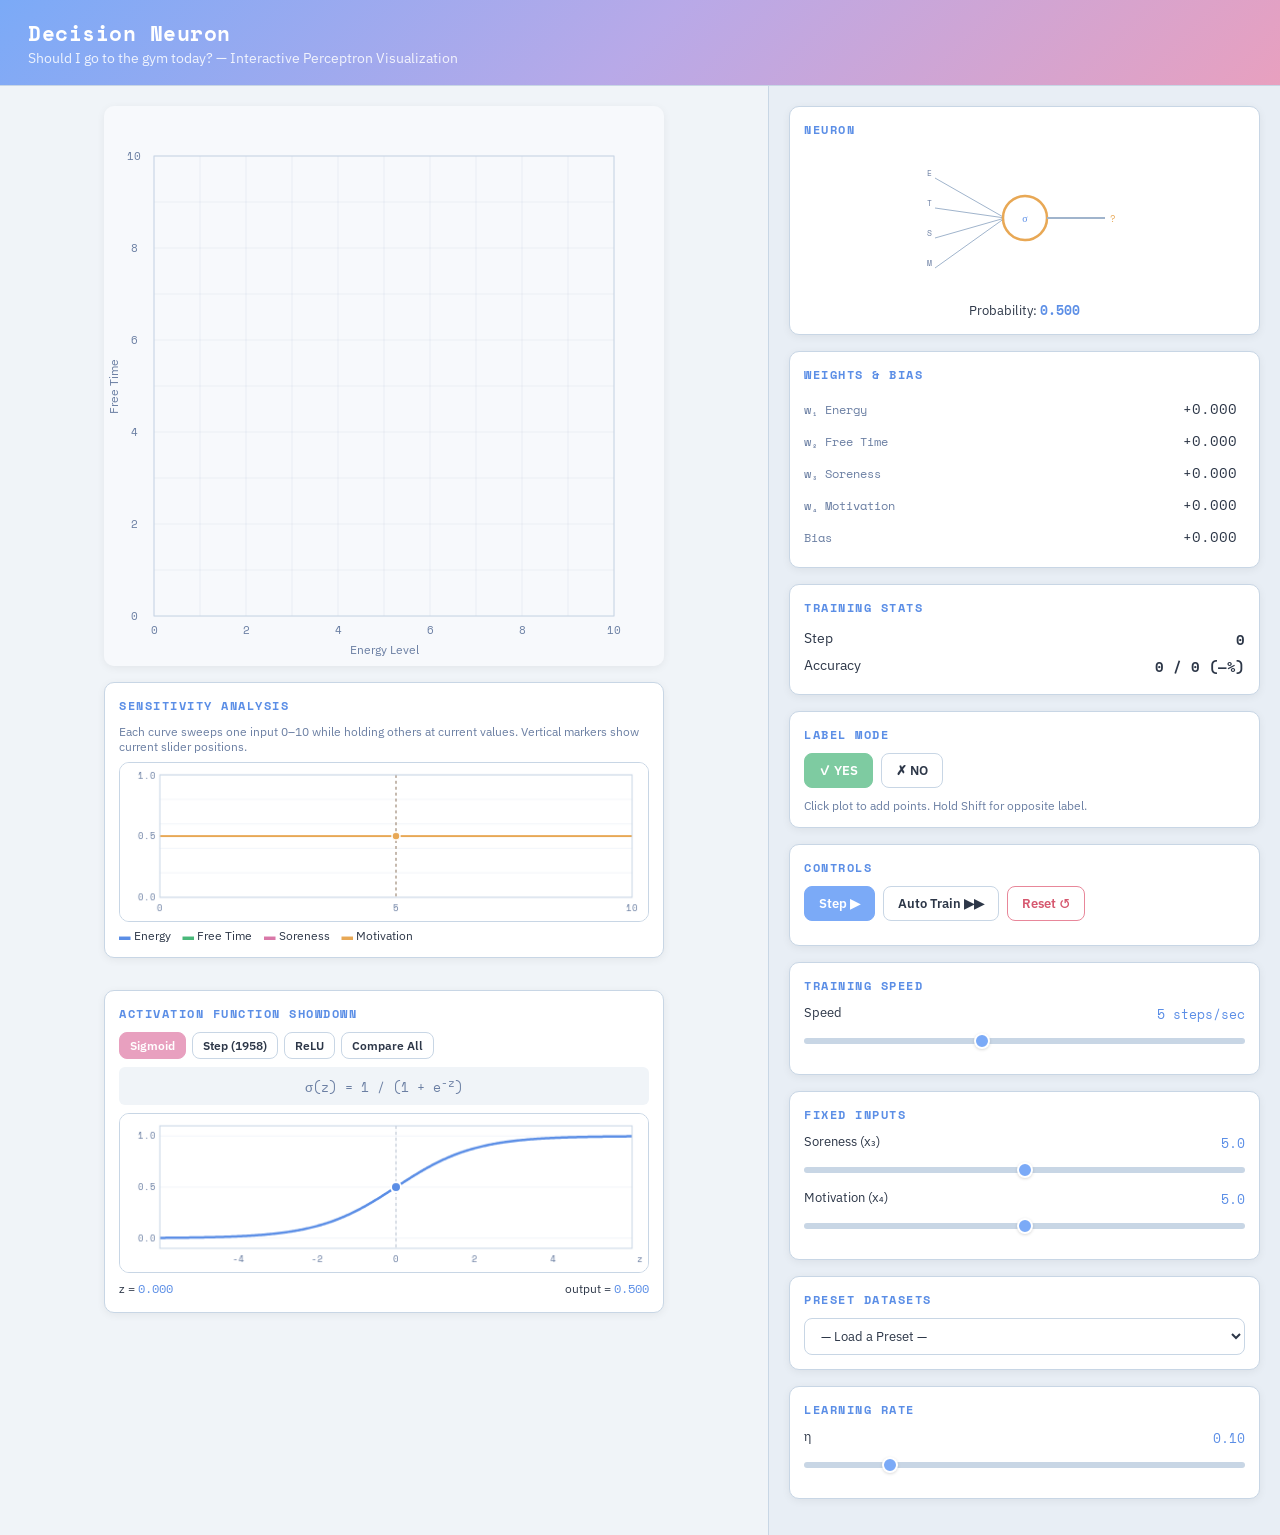
<file: Decision-Neuron/decision-neuron.html>
<!DOCTYPE html>
<html lang="en">
<head>
<meta charset="UTF-8">
<meta name="viewport" content="width=device-width, initial-scale=1.0">
<title>Decision Neuron — Should I Go to the Gym?</title>
<link href="https://fonts.googleapis.com/css2?family=Space+Mono:wght@400;700&family=IBM+Plex+Sans:wght@400;500;600&display=swap" rel="stylesheet">
<style>
*, *::before, *::after { box-sizing: border-box; margin: 0; padding: 0; }

:root {
  --bg: #f0f4f8;
  --bg-panel: #e8eef5;
  --bg-card: #ffffff;
  --yes: #7ecba1;
  --yes-strong: #4ab87a;
  --no: #e8879a;
  --no-strong: #d6586f;
  --accent: #7baaf7;
  --accent-dark: #5b8ee6;
  --pink: #e8a0bf;
  --pink-strong: #d978a8;
  --green: #8fd4b0;
  --blue: #a0c4f7;
  --line: #7baaf7;
  --text: #ffffff;
  --text-dark: #2d3748;
  --text-dim: #6b7fa3;
  --border: #c8d6e5;
  --card-shadow: 0 2px 8px rgba(0,0,0,0.06);
}

body {
  font-family: 'IBM Plex Sans', sans-serif;
  background: var(--bg);
  color: var(--text-dark);
  min-height: 100vh;
  overflow-x: hidden;
}

h1, h2, h3, h4, label.heading {
  font-family: 'Space Mono', monospace;
}

/* Header */
.header {
  display: flex;
  align-items: center;
  gap: 20px;
  padding: 18px 28px;
  background: linear-gradient(135deg, #7baaf7 0%, #b8a9e8 50%, #e8a0bf 100%);
  border-bottom: 1px solid var(--border);
  color: #ffffff;
}
.header h1 {
  font-size: 1.3rem;
  color: #ffffff;
  letter-spacing: 0.5px;
}
.header .subtitle {
  font-size: 0.85rem;
  color: rgba(255,255,255,0.85);
}

/* Layout */
.main {
  display: flex;
  gap: 0;
  min-height: calc(100vh - 70px);
}
.plot-area {
  flex: 0 0 60%;
  padding: 20px;
  display: flex;
  flex-direction: column;
  align-items: center;
  gap: 16px;
  overflow-y: auto;
}
.panel-area {
  flex: 0 0 40%;
  padding: 20px;
  overflow-y: auto;
  border-left: 1px solid var(--border);
  background: var(--bg-panel);
}

/* Canvas */
.canvas-wrap {
  position: relative;
  width: 100%;
  max-width: 560px;
  aspect-ratio: 1;
}
canvas {
  border-radius: 10px;
  display: block;
}
#plotCanvas {
  width: 100%;
  height: 100%;
  cursor: crosshair;
  box-shadow: var(--card-shadow);
}

/* Sections */
.section {
  margin-bottom: 16px;
  padding: 14px;
  background: var(--bg-card);
  border-radius: 10px;
  border: 1px solid var(--border);
  box-shadow: var(--card-shadow);
}
.section h3 {
  font-size: 0.75rem;
  text-transform: uppercase;
  letter-spacing: 1.5px;
  color: var(--accent-dark);
  margin-bottom: 10px;
}

/* Neuron SVG */
.neuron-container {
  display: flex;
  justify-content: center;
  margin-bottom: 12px;
}
#neuronSvg { width: 200px; height: 140px; }

/* Weights display */
.weight-row {
  display: flex;
  justify-content: space-between;
  align-items: center;
  padding: 4px 0;
  font-size: 0.85rem;
}
.weight-label { color: var(--text-dim); font-family: 'Space Mono', monospace; font-size: 0.78rem; }
.weight-value {
  font-family: 'Space Mono', monospace;
  font-size: 0.85rem;
  padding: 2px 8px;
  border-radius: 4px;
  transition: background 0.3s, color 0.3s;
  min-width: 70px;
  text-align: right;
  color: var(--text-dark);
}
.weight-value.flash-up { background: rgba(126,203,161,0.35); color: var(--yes-strong); }
.weight-value.flash-down { background: rgba(232,135,154,0.35); color: var(--no-strong); }

/* Stats */
.stat-row {
  display: flex;
  justify-content: space-between;
  padding: 3px 0;
  font-size: 0.88rem;
}
.stat-val {
  font-family: 'Space Mono', monospace;
  font-weight: 600;
}

/* Buttons */
.btn-group {
  display: flex;
  gap: 8px;
  flex-wrap: wrap;
  margin-bottom: 10px;
}
.btn {
  font-family: 'IBM Plex Sans', sans-serif;
  font-size: 0.82rem;
  font-weight: 600;
  padding: 8px 14px;
  border: 1px solid var(--border);
  border-radius: 8px;
  background: var(--bg-card);
  color: var(--text-dark);
  cursor: pointer;
  transition: all 0.15s;
}
.btn:hover { border-color: var(--accent); color: var(--accent-dark); background: #f0f5ff; }
.btn:focus-visible { outline: 2px solid var(--accent); outline-offset: 2px; }
.btn.active { background: var(--accent); color: #ffffff; border-color: var(--accent); }
.btn.yes-btn.active { background: var(--yes); color: #ffffff; border-color: var(--yes); }
.btn.no-btn.active { background: var(--no); color: #ffffff; border-color: var(--no); }
.btn.primary { background: var(--accent); color: #ffffff; border-color: var(--accent); }
.btn.primary:hover { background: var(--accent-dark); }
.btn.danger { border-color: var(--no); color: var(--no-strong); }
.btn.danger:hover { background: var(--no); color: #ffffff; }

/* Sliders */
.slider-group { margin-bottom: 12px; }
.slider-header {
  display: flex;
  justify-content: space-between;
  font-size: 0.82rem;
  margin-bottom: 4px;
}
.slider-header .val { font-family: 'Space Mono', monospace; color: var(--accent-dark); }
input[type="range"] {
  -webkit-appearance: none;
  width: 100%;
  height: 6px;
  border-radius: 3px;
  background: var(--border);
  outline: none;
}
input[type="range"]::-webkit-slider-thumb {
  -webkit-appearance: none;
  width: 16px; height: 16px;
  border-radius: 50%;
  background: var(--accent);
  cursor: pointer;
  border: 2px solid #fff;
  box-shadow: 0 1px 3px rgba(0,0,0,0.15);
}
input[type="range"]:focus-visible { outline: 2px solid var(--accent); outline-offset: 4px; }

/* Preset dropdown */
select {
  font-family: 'IBM Plex Sans', sans-serif;
  font-size: 0.82rem;
  padding: 8px 12px;
  background: var(--bg-card);
  color: var(--text-dark);
  border: 1px solid var(--border);
  border-radius: 8px;
  width: 100%;
  cursor: pointer;
}
select:focus-visible { outline: 2px solid var(--accent); outline-offset: 2px; }

/* Toast */
.toast {
  position: fixed;
  bottom: 24px;
  left: 50%;
  transform: translateX(-50%) translateY(80px);
  background: var(--bg-card);
  border: 1px solid var(--border);
  color: var(--text-dark);
  padding: 10px 20px;
  border-radius: 10px;
  font-size: 0.85rem;
  opacity: 0;
  transition: all 0.3s;
  z-index: 100;
  pointer-events: none;
  box-shadow: 0 4px 12px rgba(0,0,0,0.1);
}
.toast.show { transform: translateX(-50%) translateY(0); opacity: 1; }

/* Undo bar */
.undo-bar {
  position: fixed;
  bottom: 24px;
  left: 50%;
  transform: translateX(-50%);
  background: var(--bg-card);
  border: 1px solid var(--no);
  color: var(--text-dark);
  padding: 10px 20px;
  border-radius: 10px;
  font-size: 0.85rem;
  z-index: 101;
  display: none;
  gap: 12px;
  align-items: center;
  box-shadow: 0 4px 12px rgba(0,0,0,0.1);
}
.undo-bar .undo-btn {
  background: var(--no);
  color: #ffffff;
  border: none;
  padding: 4px 12px;
  border-radius: 6px;
  cursor: pointer;
  font-weight: 600;
  font-size: 0.82rem;
}

/* Activation function selector */
.af-btns {
  display: flex;
  gap: 6px;
  flex-wrap: wrap;
  margin-bottom: 8px;
}
.af-btns .btn { font-size: 0.75rem; padding: 5px 10px; }
.af-btns .btn.active { background: var(--pink); border-color: var(--pink); color: #fff; }

.math-display {
  font-family: 'Space Mono', monospace;
  font-size: 0.82rem;
  color: var(--text-dim);
  background: var(--bg);
  padding: 8px 10px;
  border-radius: 6px;
  margin-top: 6px;
  text-align: center;
}

/* Sub-canvas for sensitivity and activation */
.sub-canvas-wrap {
  width: 100%;
  margin-top: 8px;
}
.sub-canvas-wrap canvas {
  width: 100%;
  height: 140px;
  box-shadow: none;
  border: 1px solid var(--border);
  background: #fff;
}

/* Responsive */
@media (max-width: 767px) {
  .main { flex-direction: column; min-height: auto; }
  .plot-area { flex: none; padding: 12px; order: 2; }
  .panel-area { flex: none; border-left: none; border-top: 1px solid var(--border); padding: 12px; order: 1; }
  .header { padding: 12px 16px; }
  .header h1 { font-size: 1rem; }
  .canvas-wrap { max-width: 100%; }
}
</style>
</head>
<body>

<header class="header">
  <div>
    <h1>Decision Neuron</h1>
    <div class="subtitle">Should I go to the gym today? — Interactive Perceptron Visualization</div>
  </div>
</header>

<div class="main">
  <div class="plot-area">
    <div class="canvas-wrap">
      <canvas id="plotCanvas" width="560" height="560"></canvas>
    </div>

    <!-- Sensitivity Analysis -->
    <div class="section" style="width:100%;max-width:560px;">
      <h3>Sensitivity Analysis</h3>
      <div style="font-size:0.75rem;color:var(--text-dim);margin-bottom:8px;">Each curve sweeps one input 0–10 while holding others at current values. Vertical markers show current slider positions.</div>
      <div class="sub-canvas-wrap">
        <canvas id="sensitivityCanvas" width="560" height="160"></canvas>
      </div>
      <div style="display:flex;gap:12px;flex-wrap:wrap;margin-top:6px;font-size:0.72rem;">
        <span><span style="color:#5b8ee6;">&#9644;</span> Energy</span>
        <span><span style="color:#4ab87a;">&#9644;</span> Free Time</span>
        <span><span style="color:#d978a8;">&#9644;</span> Soreness</span>
        <span><span style="color:#e8a855;">&#9644;</span> Motivation</span>
      </div>
    </div>

    <!-- Activation Function Showdown -->
    <div class="section" style="width:100%;max-width:560px;">
      <h3>Activation Function Showdown</h3>
      <div class="af-btns">
        <button class="btn active" data-af="sigmoid" aria-label="Sigmoid activation">Sigmoid</button>
        <button class="btn" data-af="step" aria-label="Step activation">Step (1958)</button>
        <button class="btn" data-af="relu" aria-label="ReLU activation">ReLU</button>
        <button class="btn" data-af="compare" aria-label="Compare all activations">Compare All</button>
      </div>
      <div class="math-display" id="afMath">σ(z) = 1 / (1 + e<sup>-z</sup>)</div>
      <div class="sub-canvas-wrap">
        <canvas id="afCanvas" width="560" height="160"></canvas>
      </div>
      <div style="display:flex;justify-content:space-between;margin-top:6px;font-size:0.78rem;">
        <span>z = <span id="afZVal" style="font-family:'Space Mono',monospace;color:var(--accent-dark);">0.000</span></span>
        <span>output = <span id="afOutVal" style="font-family:'Space Mono',monospace;color:var(--accent-dark);">0.500</span></span>
      </div>
    </div>
  </div>

  <div class="panel-area">
    <!-- Neuron Icon -->
    <div class="section">
      <h3>Neuron</h3>
      <div class="neuron-container">
        <svg id="neuronSvg" viewBox="0 0 200 140" xmlns="http://www.w3.org/2000/svg">
          <line class="dendrite" id="d1" x1="10" y1="30" x2="80" y2="70" stroke="#a0b4cc" stroke-width="2"/>
          <line class="dendrite" id="d2" x1="10" y1="60" x2="80" y2="70" stroke="#a0b4cc" stroke-width="2"/>
          <line class="dendrite" id="d3" x1="10" y1="90" x2="80" y2="70" stroke="#a0b4cc" stroke-width="2"/>
          <line class="dendrite" id="d4" x1="10" y1="120" x2="80" y2="70" stroke="#a0b4cc" stroke-width="2"/>
          <text x="2" y="28" font-size="8" fill="#6b7fa3" font-family="Space Mono">E</text>
          <text x="2" y="58" font-size="8" fill="#6b7fa3" font-family="Space Mono">T</text>
          <text x="2" y="88" font-size="8" fill="#6b7fa3" font-family="Space Mono">S</text>
          <text x="2" y="118" font-size="8" fill="#6b7fa3" font-family="Space Mono">M</text>
          <circle id="neuronBody" cx="100" cy="70" r="22" fill="#ffffff" stroke="#7baaf7" stroke-width="2.5"/>
          <text id="neuronFnLabel" x="100" y="74" text-anchor="middle" font-size="10" fill="#5b8ee6" font-family="Space Mono">σ</text>
          <circle id="neuronGlow" cx="100" cy="70" r="26" fill="none" stroke="rgba(123,170,247,0.3)" stroke-width="1" opacity="0.5"/>
          <line x1="122" y1="70" x2="180" y2="70" stroke="#a0b4cc" stroke-width="2"/>
          <text id="neuronOutput" x="185" y="74" font-size="9" fill="#5b8ee6" font-family="Space Mono">?</text>
        </svg>
      </div>
      <div style="text-align:center;font-size:0.82rem;">
        Probability: <span id="probDisplay" class="stat-val" style="color:var(--accent-dark)">—</span>
      </div>
    </div>

    <!-- Weights -->
    <div class="section">
      <h3>Weights &amp; Bias</h3>
      <div class="weight-row"><span class="weight-label">w₁ Energy</span><span class="weight-value" id="w1">+0.000</span></div>
      <div class="weight-row"><span class="weight-label">w₂ Free Time</span><span class="weight-value" id="w2">+0.000</span></div>
      <div class="weight-row"><span class="weight-label">w₃ Soreness</span><span class="weight-value" id="w3">+0.000</span></div>
      <div class="weight-row"><span class="weight-label">w₄ Motivation</span><span class="weight-value" id="w4">+0.000</span></div>
      <div class="weight-row"><span class="weight-label">Bias</span><span class="weight-value" id="wBias">+0.000</span></div>
    </div>

    <!-- Stats -->
    <div class="section">
      <h3>Training Stats</h3>
      <div class="stat-row"><span>Step</span><span class="stat-val" id="stepCount">0</span></div>
      <div class="stat-row"><span>Accuracy</span><span class="stat-val" id="accuracy">0 / 0 (—%)</span></div>
    </div>

    <!-- Label Toggle -->
    <div class="section">
      <h3>Label Mode</h3>
      <div class="btn-group">
        <button class="btn yes-btn active" id="labelYes" aria-label="Set label to Yes">&#10003; YES</button>
        <button class="btn no-btn" id="labelNo" aria-label="Set label to No">&#10007; NO</button>
      </div>
      <div style="font-size:0.75rem;color:var(--text-dim);margin-top:4px;">Click plot to add points. Hold Shift for opposite label.</div>
    </div>

    <!-- Controls -->
    <div class="section">
      <h3>Controls</h3>
      <div class="btn-group">
        <button class="btn primary" id="stepBtn" aria-label="Step one training iteration">Step &#9654;</button>
        <button class="btn" id="trainBtn" aria-label="Auto train">Auto Train &#9654;&#9654;</button>
        <button class="btn danger" id="resetBtn" aria-label="Reset all">Reset &#8634;</button>
      </div>
    </div>

    <!-- Speed -->
    <div class="section">
      <h3>Training Speed</h3>
      <div class="slider-group">
        <div class="slider-header"><span>Speed</span><span class="val" id="speedVal">5 steps/sec</span></div>
        <input type="range" id="speedSlider" min="0" max="100" value="40" aria-label="Training speed">
      </div>
    </div>

    <!-- Input Sliders -->
    <div class="section">
      <h3>Fixed Inputs</h3>
      <div class="slider-group">
        <div class="slider-header"><span>Soreness (x₃)</span><span class="val" id="sorenessVal">5.0</span></div>
        <input type="range" id="sorenessSlider" min="0" max="10" step="0.1" value="5" aria-label="Soreness level">
      </div>
      <div class="slider-group">
        <div class="slider-header"><span>Motivation (x₄)</span><span class="val" id="motivationVal">5.0</span></div>
        <input type="range" id="motivationSlider" min="0" max="10" step="0.1" value="5" aria-label="Motivation level">
      </div>
    </div>

    <!-- Presets -->
    <div class="section">
      <h3>Preset Datasets</h3>
      <select id="presetSelect" aria-label="Load preset dataset">
        <option value="">— Load a Preset —</option>
        <option value="classic">Classic Split</option>
        <option value="noisy">Noisy Gym</option>
        <option value="energy">Energy Only</option>
        <option value="xor">XOR Challenge</option>
      </select>
    </div>

    <!-- Learning Rate -->
    <div class="section">
      <h3>Learning Rate</h3>
      <div class="slider-group">
        <div class="slider-header"><span>η</span><span class="val" id="lrVal">0.10</span></div>
        <input type="range" id="lrSlider" min="1" max="50" value="10" aria-label="Learning rate">
      </div>
    </div>
  </div>
</div>

<div class="toast" id="toast"></div>
<div class="undo-bar" id="undoBar">
  <span>Reset all data?</span>
  <button class="undo-btn" id="undoBtn">Undo</button>
</div>

<script>
(() => {
  // ── State ──
  const state = {
    weights: [0, 0, 0, 0],
    bias: 0,
    points: [],
    step: 0,
    labelMode: 1,
    training: false,
    trainInterval: null,
    lr: 0.1,
    speed: 5,
    soreness: 5,
    motivation: 5,
    energy: 5,
    freeTime: 5,
    prevWeights: [0, 0, 0, 0],
    prevBias: 0,
    displayWeights: [0, 0, 0, 0],
    displayBias: 0,
    activationFn: 'sigmoid', // 'sigmoid' | 'step' | 'relu' | 'compare'
  };

  // ── Activation functions ──
  const activations = {
    sigmoid: z => 1 / (1 + Math.exp(-z)),
    step: z => z >= 0 ? 1 : 0,
    relu: z => Math.max(0, z),
  };
  function currentActivation(z) {
    if (state.activationFn === 'compare') return activations.sigmoid(z);
    return activations[state.activationFn](z);
  }

  // ── DOM refs ──
  const canvas = document.getElementById('plotCanvas');
  const ctx = canvas.getContext('2d');
  const sensCanvas = document.getElementById('sensitivityCanvas');
  const sensCtx = sensCanvas.getContext('2d');
  const afCanvas = document.getElementById('afCanvas');
  const afCtx = afCanvas.getContext('2d');
  const wEls = ['w1','w2','w3','w4'].map(id => document.getElementById(id));
  const biasEl = document.getElementById('wBias');
  const stepEl = document.getElementById('stepCount');
  const accEl = document.getElementById('accuracy');
  const probEl = document.getElementById('probDisplay');
  const neuronBody = document.getElementById('neuronBody');
  const neuronGlow = document.getElementById('neuronGlow');
  const neuronOutput = document.getElementById('neuronOutput');
  const neuronFnLabel = document.getElementById('neuronFnLabel');
  const dendrites = [1,2,3,4].map(i => document.getElementById('d'+i));
  const speedSlider = document.getElementById('speedSlider');
  const speedVal = document.getElementById('speedVal');
  const sorenessSlider = document.getElementById('sorenessSlider');
  const motivationSlider = document.getElementById('motivationSlider');
  const lrSlider = document.getElementById('lrSlider');
  const trainBtn = document.getElementById('trainBtn');
  const presetSelect = document.getElementById('presetSelect');
  const toastEl = document.getElementById('toast');
  const undoBar = document.getElementById('undoBar');
  const afMath = document.getElementById('afMath');
  const afZVal = document.getElementById('afZVal');
  const afOutVal = document.getElementById('afOutVal');

  // ── Helpers ──
  const sigmoid = z => 1 / (1 + Math.exp(-z));
  const clamp = (v, lo, hi) => Math.max(lo, Math.min(hi, v));
  const fmtW = v => (v >= 0 ? '+' : '') + v.toFixed(3);

  function showToast(msg, dur = 2000) {
    toastEl.textContent = msg;
    toastEl.classList.add('show');
    setTimeout(() => toastEl.classList.remove('show'), dur);
  }

  // ── Pixel / coordinate mapping (main plot) ──
  const PLOT_PAD = 50;
  function plotSize() { return canvas.width - 2 * PLOT_PAD; }
  function toPixel(vx, vy) {
    const s = plotSize();
    return [PLOT_PAD + (vx / 10) * s, PLOT_PAD + (1 - vy / 10) * s];
  }
  function toCoord(px, py) {
    const s = plotSize();
    return [clamp(((px - PLOT_PAD) / s) * 10, 0, 10), clamp((1 - (py - PLOT_PAD) / s) * 10, 0, 10)];
  }

  // ── Compute ──
  function computeZ(x1, x2) {
    return state.displayWeights[0]*x1 + state.displayWeights[1]*x2
         + state.displayWeights[2]*state.soreness + state.displayWeights[3]*state.motivation
         + state.displayBias;
  }
  function computeZExact(x1, x2) {
    return state.weights[0]*x1 + state.weights[1]*x2
         + state.weights[2]*state.soreness + state.weights[3]*state.motivation
         + state.bias;
  }
  function computeZFull(e, ft, s, m) {
    return state.weights[0]*e + state.weights[1]*ft + state.weights[2]*s + state.weights[3]*m + state.bias;
  }

  // ── Particles ──
  let particles = [];
  function resetParticles() {
    particles = [];
    for (let i = 0; i < 30; i++) {
      particles.push({ t: Math.random(), speed: 0.001 + Math.random() * 0.003, size: 1.5 + Math.random() * 2 });
    }
  }
  resetParticles();

  // ── Colors for pastel theme ──
  const COL = {
    plotBg: '#f7f9fc',
    grid: 'rgba(160,180,210,0.3)',
    axisText: '#6b7fa3',
    yesRegion: [126, 203, 161],   // pastel green
    noRegion: [232, 135, 154],    // pastel pink
    yesPoint: '#4ab87a',
    yesFill: 'rgba(126,203,161,0.7)',
    noPoint: '#d6586f',
    noFill: 'rgba(232,135,154,0.7)',
    lineGlow: 'rgba(123,170,247,0.4)',
    lineCore: '#5b8ee6',
    particle: 'rgba(123,170,247,0.5)',
    border: '#c8d6e5',
  };

  // ── Main Plot Render ──
  function renderPlot() {
    const S = canvas.width;
    ctx.clearRect(0, 0, S, S);
    ctx.fillStyle = COL.plotBg;
    ctx.fillRect(0, 0, S, S);

    const ps = plotSize();
    const res = 4;

    // Heatmap
    for (let px = 0; px < ps; px += res) {
      for (let py = 0; py < ps; py += res) {
        const [cx, cy] = toCoord(PLOT_PAD + px, PLOT_PAD + py);
        const z = computeZ(cx, cy);
        const p = sigmoid(z); // always use sigmoid for boundary display
        if (p > 0.5) {
          const alpha = clamp((p - 0.5) * 0.45, 0, 0.22);
          ctx.fillStyle = `rgba(${COL.yesRegion.join(',')},${alpha})`;
        } else {
          const alpha = clamp((0.5 - p) * 0.45, 0, 0.22);
          ctx.fillStyle = `rgba(${COL.noRegion.join(',')},${alpha})`;
        }
        ctx.fillRect(PLOT_PAD + px, PLOT_PAD + py, res, res);
      }
    }

    // Grid
    ctx.strokeStyle = COL.grid;
    ctx.lineWidth = 0.5;
    for (let i = 0; i <= 10; i++) {
      const [gx] = toPixel(i, 0);
      const [, gy2] = toPixel(0, i);
      ctx.beginPath(); ctx.moveTo(gx, PLOT_PAD); ctx.lineTo(gx, PLOT_PAD + ps); ctx.stroke();
      ctx.beginPath(); ctx.moveTo(PLOT_PAD, gy2); ctx.lineTo(PLOT_PAD + ps, gy2); ctx.stroke();
    }

    // Axis labels
    ctx.fillStyle = COL.axisText;
    ctx.font = '11px "Space Mono", monospace';
    ctx.textAlign = 'center';
    for (let i = 0; i <= 10; i += 2) {
      const [lx] = toPixel(i, 0);
      ctx.fillText(i, lx, PLOT_PAD + ps + 18);
      const [, ly] = toPixel(0, i);
      ctx.fillText(i, PLOT_PAD - 20, ly + 4);
    }
    ctx.font = '12px "IBM Plex Sans", sans-serif';
    ctx.fillText('Energy Level', PLOT_PAD + ps / 2, PLOT_PAD + ps + 38);
    ctx.save();
    ctx.translate(14, PLOT_PAD + ps / 2);
    ctx.rotate(-Math.PI / 2);
    ctx.fillText('Free Time', 0, 0);
    ctx.restore();

    // Decision boundary line
    const w1d = state.displayWeights[0];
    const w2d = state.displayWeights[1];
    const offset = state.displayWeights[2]*state.soreness + state.displayWeights[3]*state.motivation + state.displayBias;
    if (Math.abs(w2d) > 1e-8 || Math.abs(w1d) > 1e-8) {
      ctx.save();
      ctx.beginPath();
      ctx.rect(PLOT_PAD, PLOT_PAD, ps, ps);
      ctx.clip();

      let pts = [];
      if (Math.abs(w2d) > 1e-8) {
        for (let xi = -1; xi <= 11; xi += 0.5) {
          const yi = -(w1d * xi + offset) / w2d;
          pts.push(toPixel(xi, yi));
        }
      } else {
        const xi = -offset / w1d;
        pts.push(toPixel(xi, -1));
        pts.push(toPixel(xi, 11));
      }

      // Glow
      ctx.strokeStyle = state.training ? 'rgba(123,170,247,0.6)' : COL.lineGlow;
      ctx.lineWidth = state.training ? 8 : 5;
      ctx.shadowColor = '#7baaf7';
      ctx.shadowBlur = state.training ? 18 : 8;
      ctx.beginPath();
      pts.forEach((p, i) => i === 0 ? ctx.moveTo(p[0], p[1]) : ctx.lineTo(p[0], p[1]));
      ctx.stroke();

      // Core
      ctx.shadowBlur = 0;
      ctx.strokeStyle = COL.lineCore;
      ctx.lineWidth = 2.5;
      ctx.beginPath();
      pts.forEach((p, i) => i === 0 ? ctx.moveTo(p[0], p[1]) : ctx.lineTo(p[0], p[1]));
      ctx.stroke();

      // Particles
      if (pts.length >= 2) {
        particles.forEach(part => {
          part.t += part.speed * (state.training ? 2 : 1);
          if (part.t > 1) part.t -= 1;
          const visiblePts = pts.filter(p => p[0] >= PLOT_PAD && p[0] <= PLOT_PAD+ps && p[1] >= PLOT_PAD && p[1] <= PLOT_PAD+ps);
          if (visiblePts.length >= 2) {
            const idx = Math.floor(part.t * (visiblePts.length - 1));
            const next = Math.min(idx + 1, visiblePts.length - 1);
            const frac = (part.t * (visiblePts.length - 1)) - idx;
            const ppx = visiblePts[idx][0] + (visiblePts[next][0] - visiblePts[idx][0]) * frac;
            const ppy = visiblePts[idx][1] + (visiblePts[next][1] - visiblePts[idx][1]) * frac;
            ctx.beginPath();
            ctx.arc(ppx, ppy, part.size, 0, Math.PI * 2);
            ctx.fillStyle = COL.particle;
            ctx.fill();
          }
        });
      }
      ctx.restore();
    }

    // Data points
    state.points.forEach(pt => {
      const [px, py] = toPixel(pt.x, pt.y);
      if (pt.label === 1) {
        ctx.beginPath();
        ctx.arc(px, py, 7, 0, Math.PI * 2);
        ctx.fillStyle = COL.yesFill;
        ctx.fill();
        ctx.strokeStyle = COL.yesPoint;
        ctx.lineWidth = 2;
        ctx.stroke();
      } else {
        ctx.save();
        ctx.translate(px, py);
        ctx.rotate(Math.PI / 4);
        ctx.fillStyle = COL.noFill;
        ctx.fillRect(-5.5, -5.5, 11, 11);
        ctx.strokeStyle = COL.noPoint;
        ctx.lineWidth = 2;
        ctx.strokeRect(-5.5, -5.5, 11, 11);
        ctx.restore();
      }
    });

    // Border
    ctx.strokeStyle = COL.border;
    ctx.lineWidth = 1;
    ctx.strokeRect(PLOT_PAD, PLOT_PAD, ps, ps);
  }

  // ── Sensitivity Analysis Render ──
  function renderSensitivity() {
    const W = sensCanvas.width;
    const H = sensCanvas.height;
    sensCtx.clearRect(0, 0, W, H);
    sensCtx.fillStyle = '#ffffff';
    sensCtx.fillRect(0, 0, W, H);

    const pad = { l: 40, r: 16, t: 12, b: 24 };
    const pw = W - pad.l - pad.r;
    const ph = H - pad.t - pad.b;

    // Grid
    sensCtx.strokeStyle = 'rgba(160,180,210,0.25)';
    sensCtx.lineWidth = 0.5;
    for (let i = 0; i <= 5; i++) {
      const y = pad.t + (i / 5) * ph;
      sensCtx.beginPath(); sensCtx.moveTo(pad.l, y); sensCtx.lineTo(pad.l + pw, y); sensCtx.stroke();
    }

    // Y-axis labels
    sensCtx.fillStyle = '#6b7fa3';
    sensCtx.font = '9px "Space Mono", monospace';
    sensCtx.textAlign = 'right';
    sensCtx.fillText('1.0', pad.l - 4, pad.t + 4);
    sensCtx.fillText('0.5', pad.l - 4, pad.t + ph / 2 + 3);
    sensCtx.fillText('0.0', pad.l - 4, pad.t + ph + 3);

    // X-axis labels
    sensCtx.textAlign = 'center';
    sensCtx.fillText('0', pad.l, pad.t + ph + 14);
    sensCtx.fillText('5', pad.l + pw / 2, pad.t + ph + 14);
    sensCtx.fillText('10', pad.l + pw, pad.t + ph + 14);

    const inputColors = ['#5b8ee6', '#4ab87a', '#d978a8', '#e8a855'];
    const inputNames = ['Energy', 'Free Time', 'Soreness', 'Motivation'];
    const currentValues = [state.energy, state.freeTime, state.soreness, state.motivation];
    const defaults = [state.energy, state.freeTime, state.soreness, state.motivation];

    // Use sigmoid for sensitivity display to keep output 0-1
    for (let inputIdx = 0; inputIdx < 4; inputIdx++) {
      sensCtx.beginPath();
      sensCtx.strokeStyle = inputColors[inputIdx];
      sensCtx.lineWidth = 2;
      for (let step = 0; step <= pw; step++) {
        const val = (step / pw) * 10;
        const inputs = [...defaults];
        inputs[inputIdx] = val;
        const z = computeZFull(inputs[0], inputs[1], inputs[2], inputs[3]);
        const out = sigmoid(z);
        const x = pad.l + step;
        const y = pad.t + (1 - out) * ph;
        if (step === 0) sensCtx.moveTo(x, y);
        else sensCtx.lineTo(x, y);
      }
      sensCtx.stroke();

      // Vertical marker for current value
      const markerX = pad.l + (currentValues[inputIdx] / 10) * pw;
      const markerInputs = [...defaults];
      const mz = computeZFull(markerInputs[0], markerInputs[1], markerInputs[2], markerInputs[3]);
      // Compute at swept value
      const sweptInputs = [...defaults];
      sweptInputs[inputIdx] = currentValues[inputIdx];
      const sz = computeZFull(sweptInputs[0], sweptInputs[1], sweptInputs[2], sweptInputs[3]);
      const markerY = pad.t + (1 - sigmoid(sz)) * ph;

      sensCtx.save();
      sensCtx.setLineDash([3, 3]);
      sensCtx.strokeStyle = inputColors[inputIdx];
      sensCtx.lineWidth = 1;
      sensCtx.globalAlpha = 0.5;
      sensCtx.beginPath();
      sensCtx.moveTo(markerX, pad.t);
      sensCtx.lineTo(markerX, pad.t + ph);
      sensCtx.stroke();
      sensCtx.restore();

      // Marker dot
      sensCtx.beginPath();
      sensCtx.arc(markerX, markerY, 4, 0, Math.PI * 2);
      sensCtx.fillStyle = inputColors[inputIdx];
      sensCtx.fill();
      sensCtx.strokeStyle = '#fff';
      sensCtx.lineWidth = 1.5;
      sensCtx.stroke();
    }

    // Border
    sensCtx.strokeStyle = '#c8d6e5';
    sensCtx.lineWidth = 1;
    sensCtx.setLineDash([]);
    sensCtx.strokeRect(pad.l, pad.t, pw, ph);
  }

  // ── Activation Function Showdown Render ──
  function renderActivationFn() {
    const W = afCanvas.width;
    const H = afCanvas.height;
    afCtx.clearRect(0, 0, W, H);
    afCtx.fillStyle = '#ffffff';
    afCtx.fillRect(0, 0, W, H);

    const pad = { l: 40, r: 16, t: 12, b: 24 };
    const pw = W - pad.l - pad.r;
    const ph = H - pad.t - pad.b;

    // z range: -6 to 6
    const zMin = -6, zMax = 6;
    // output range depends on activation
    let yMin = -0.1, yMax = 1.1;
    if (state.activationFn === 'relu' || state.activationFn === 'compare') {
      yMax = 2.5; yMin = -0.3;
    }

    function zToX(z) { return pad.l + ((z - zMin) / (zMax - zMin)) * pw; }
    function outToY(o) { return pad.t + (1 - (o - yMin) / (yMax - yMin)) * ph; }

    // Grid
    afCtx.strokeStyle = 'rgba(160,180,210,0.25)';
    afCtx.lineWidth = 0.5;
    // horizontal: at 0 and 1
    [0, 0.5, 1].forEach(v => {
      if (v >= yMin && v <= yMax) {
        const y = outToY(v);
        afCtx.beginPath(); afCtx.moveTo(pad.l, y); afCtx.lineTo(pad.l + pw, y); afCtx.stroke();
      }
    });
    // vertical: at 0
    const zeroX = zToX(0);
    afCtx.beginPath(); afCtx.moveTo(zeroX, pad.t); afCtx.lineTo(zeroX, pad.t + ph); afCtx.stroke();

    // Axis labels
    afCtx.fillStyle = '#6b7fa3';
    afCtx.font = '9px "Space Mono", monospace';
    afCtx.textAlign = 'right';
    [0, 0.5, 1].forEach(v => {
      if (v >= yMin && v <= yMax) {
        afCtx.fillText(v.toFixed(1), pad.l - 4, outToY(v) + 3);
      }
    });
    if (state.activationFn === 'relu' || state.activationFn === 'compare') {
      afCtx.fillText('2.0', pad.l - 4, outToY(2) + 3);
    }
    afCtx.textAlign = 'center';
    [-4, -2, 0, 2, 4].forEach(z => {
      afCtx.fillText(z, zToX(z), pad.t + ph + 14);
    });
    afCtx.fillText('z', pad.l + pw + 8, pad.t + ph + 14);

    // Curves
    const curvesToDraw = state.activationFn === 'compare'
      ? [
          { fn: activations.sigmoid, color: '#5b8ee6', label: 'Sigmoid', dash: [] },
          { fn: activations.step, color: '#d978a8', label: 'Step', dash: [5, 4] },
          { fn: activations.relu, color: '#4ab87a', label: 'ReLU', dash: [2, 3] },
        ]
      : [
          { fn: activations[state.activationFn], color: state.activationFn === 'sigmoid' ? '#5b8ee6' : state.activationFn === 'step' ? '#d978a8' : '#4ab87a', label: '', dash: [] },
        ];

    curvesToDraw.forEach(curve => {
      afCtx.beginPath();
      afCtx.strokeStyle = curve.color;
      afCtx.lineWidth = 2.5;
      afCtx.setLineDash(curve.dash);
      for (let step = 0; step <= pw; step++) {
        const z = zMin + (step / pw) * (zMax - zMin);
        let out = curve.fn(z);
        out = clamp(out, yMin, yMax);
        const x = pad.l + step;
        const y = outToY(out);
        if (step === 0) afCtx.moveTo(x, y);
        else afCtx.lineTo(x, y);
      }
      afCtx.stroke();
      afCtx.setLineDash([]);
    });

    // Compare legend
    if (state.activationFn === 'compare') {
      let lx = pad.l + 8;
      curvesToDraw.forEach(curve => {
        afCtx.setLineDash(curve.dash);
        afCtx.strokeStyle = curve.color;
        afCtx.lineWidth = 2;
        afCtx.beginPath();
        afCtx.moveTo(lx, pad.t + 10);
        afCtx.lineTo(lx + 18, pad.t + 10);
        afCtx.stroke();
        afCtx.setLineDash([]);
        afCtx.fillStyle = '#6b7fa3';
        afCtx.font = '9px "IBM Plex Sans", sans-serif';
        afCtx.textAlign = 'left';
        afCtx.fillText(curve.label, lx + 22, pad.t + 13);
        lx += 72;
      });
    }

    // Current z marker
    const zNow = computeZExact(state.energy, state.freeTime);
    const zClamped = clamp(zNow, zMin, zMax);
    const mx = zToX(zClamped);

    // Vertical line at current z
    afCtx.save();
    afCtx.setLineDash([3, 3]);
    afCtx.strokeStyle = 'rgba(100,120,150,0.4)';
    afCtx.lineWidth = 1;
    afCtx.beginPath();
    afCtx.moveTo(mx, pad.t);
    afCtx.lineTo(mx, pad.t + ph);
    afCtx.stroke();
    afCtx.restore();

    // Marker dot on the active curve
    const activeOut = currentActivation(zClamped);
    const my = outToY(clamp(activeOut, yMin, yMax));
    afCtx.beginPath();
    afCtx.arc(mx, my, 5, 0, Math.PI * 2);
    afCtx.fillStyle = state.activationFn === 'compare' ? '#5b8ee6' : curvesToDraw[0].color;
    afCtx.fill();
    afCtx.strokeStyle = '#fff';
    afCtx.lineWidth = 2;
    afCtx.stroke();

    // If compare, also draw markers on other curves
    if (state.activationFn === 'compare') {
      curvesToDraw.slice(1).forEach(curve => {
        const co = clamp(curve.fn(zClamped), yMin, yMax);
        const cy = outToY(co);
        afCtx.beginPath();
        afCtx.arc(mx, cy, 4, 0, Math.PI * 2);
        afCtx.fillStyle = curve.color;
        afCtx.fill();
        afCtx.strokeStyle = '#fff';
        afCtx.lineWidth = 1.5;
        afCtx.stroke();
      });
    }

    // Border
    afCtx.strokeStyle = '#c8d6e5';
    afCtx.lineWidth = 1;
    afCtx.setLineDash([]);
    afCtx.strokeRect(pad.l, pad.t, pw, ph);

    // Update z and output displays
    afZVal.textContent = zNow.toFixed(3);
    const outNow = currentActivation(zNow);
    afOutVal.textContent = (state.activationFn === 'relu' ? outNow.toFixed(3) : outNow.toFixed(3));
  }

  // ── Animation loop ──
  function render() {
    renderPlot();
    renderSensitivity();
    renderActivationFn();
    requestAnimationFrame(render);
  }

  // ── Smooth weight animation ──
  function lerpWeights() {
    const speed = 0.15;
    for (let i = 0; i < 4; i++) {
      state.displayWeights[i] += (state.weights[i] - state.displayWeights[i]) * speed;
    }
    state.displayBias += (state.bias - state.displayBias) * speed;
  }
  setInterval(lerpWeights, 16);

  // ── Update UI ──
  function updateWeightsUI() {
    const els = [wEls[0], wEls[1], wEls[2], wEls[3], biasEl];
    const vals = [...state.weights, state.bias];
    const prev = [...state.prevWeights, state.prevBias];
    els.forEach((el, i) => {
      el.textContent = fmtW(vals[i]);
      el.classList.remove('flash-up', 'flash-down');
      if (vals[i] > prev[i] + 1e-9) {
        el.classList.add('flash-up');
      } else if (vals[i] < prev[i] - 1e-9) {
        el.classList.add('flash-down');
      }
      setTimeout(() => el.classList.remove('flash-up', 'flash-down'), 400);
    });
    state.prevWeights = [...state.weights];
    state.prevBias = state.bias;
  }

  function updateStats() {
    stepEl.textContent = state.step;
    if (state.points.length === 0) {
      accEl.textContent = '0 / 0 (—%)';
      return 0;
    }
    let correct = 0;
    state.points.forEach(pt => {
      const z = computeZExact(pt.x, pt.y);
      const out = sigmoid(z) >= 0.5 ? 1 : 0;
      if (out === pt.label) correct++;
    });
    const pct = ((correct / state.points.length) * 100).toFixed(0);
    accEl.textContent = `${correct} / ${state.points.length} (${pct}%)`;
    return correct / state.points.length;
  }

  function updateNeuron() {
    const z = computeZExact(state.energy, state.freeTime);
    const p = currentActivation(z);
    const pSigmoid = sigmoid(z); // for probability display
    probEl.textContent = p.toFixed(3);

    // Update function label
    const fnLabels = { sigmoid: 'σ', step: 'H', relu: 'R', compare: 'σ' };
    neuronFnLabel.textContent = fnLabels[state.activationFn] || 'σ';

    let color, glowColor;
    // Normalize for color: sigmoid/step are 0-1, relu is 0+
    const pNorm = state.activationFn === 'relu' ? clamp(pSigmoid, 0, 1) : clamp(p, 0, 1);
    if (pNorm > 0.7) {
      color = '#4ab87a'; glowColor = 'rgba(126,203,161,0.5)';
      neuronOutput.textContent = 'Yes';
      neuronOutput.setAttribute('fill', '#4ab87a');
    } else if (pNorm < 0.3) {
      color = '#d6586f'; glowColor = 'rgba(232,135,154,0.5)';
      neuronOutput.textContent = 'No';
      neuronOutput.setAttribute('fill', '#d6586f');
    } else {
      color = '#e8a855'; glowColor = 'rgba(232,168,85,0.4)';
      neuronOutput.textContent = '?';
      neuronOutput.setAttribute('fill', '#e8a855');
    }
    neuronBody.setAttribute('stroke', color);
    neuronGlow.setAttribute('stroke', glowColor);
    const glowR = 26 + Math.sin(Date.now() / (pNorm > 0.7 ? 200 : pNorm < 0.3 ? 800 : 400)) * 4;
    neuronGlow.setAttribute('r', glowR);

    dendrites.forEach((d, i) => {
      const w = Math.abs(state.weights[i]);
      d.setAttribute('stroke-width', 1 + w * 2);
      d.setAttribute('stroke', w > 0.5 ? '#7baaf7' : '#a0b4cc');
    });
  }
  setInterval(updateNeuron, 50);

  // ── Training step ──
  function trainStep() {
    if (state.points.length === 0) return;
    state.points.forEach(pt => {
      const z = computeZExact(pt.x, pt.y);
      const output = sigmoid(z);
      const error = pt.label - output;
      const grad = output * (1 - output);
      const delta = state.lr * error * grad;
      state.weights[0] += delta * pt.x;
      state.weights[1] += delta * pt.y;
      state.weights[2] += delta * state.soreness;
      state.weights[3] += delta * state.motivation;
      state.bias += delta;
    });
    state.step++;
    updateWeightsUI();
    const acc = updateStats();

    if (state.training && (acc >= 1.0 || state.step >= 1000)) {
      stopTraining();
      if (acc >= 1.0) showToast('100% accuracy reached!');
      else showToast('Reached 1000 steps limit');
    }
  }

  // ── Auto train ──
  function getSpeed() {
    const v = speedSlider.value / 100;
    return Math.round(1 + 19 * v);
  }

  function startTraining() {
    if (state.points.length === 0) { showToast('Add some points first!'); return; }
    state.training = true;
    trainBtn.textContent = 'Pause \u23F8';
    trainBtn.classList.add('active');
    const spd = getSpeed();
    state.trainInterval = setInterval(trainStep, 1000 / spd);
  }

  function stopTraining() {
    state.training = false;
    trainBtn.textContent = 'Auto Train \u25B6\u25B6';
    trainBtn.classList.remove('active');
    if (state.trainInterval) { clearInterval(state.trainInterval); state.trainInterval = null; }
  }

  // ── Reset ──
  let undoTimeout = null;
  let savedState = null;

  function doReset() {
    state.weights = [0, 0, 0, 0];
    state.bias = 0;
    state.displayWeights = [0, 0, 0, 0];
    state.displayBias = 0;
    state.prevWeights = [0, 0, 0, 0];
    state.prevBias = 0;
    state.points = [];
    state.step = 0;
    stopTraining();
    updateWeightsUI();
    updateStats();
  }

  document.getElementById('resetBtn').addEventListener('click', () => {
    savedState = {
      weights: [...state.weights],
      bias: state.bias,
      points: [...state.points],
      step: state.step,
    };
    doReset();
    undoBar.style.display = 'flex';
    if (undoTimeout) clearTimeout(undoTimeout);
    undoTimeout = setTimeout(() => {
      undoBar.style.display = 'none';
      savedState = null;
    }, 3000);
  });

  document.getElementById('undoBtn').addEventListener('click', () => {
    if (savedState) {
      state.weights = savedState.weights;
      state.bias = savedState.bias;
      state.points = savedState.points;
      state.step = savedState.step;
      state.displayWeights = [...state.weights];
      state.displayBias = state.bias;
      state.prevWeights = [...state.weights];
      state.prevBias = state.bias;
      updateWeightsUI();
      updateStats();
      savedState = null;
    }
    undoBar.style.display = 'none';
    if (undoTimeout) clearTimeout(undoTimeout);
  });

  // ── Event listeners ──
  document.getElementById('labelYes').addEventListener('click', () => {
    state.labelMode = 1;
    document.getElementById('labelYes').classList.add('active');
    document.getElementById('labelNo').classList.remove('active');
  });
  document.getElementById('labelNo').addEventListener('click', () => {
    state.labelMode = 0;
    document.getElementById('labelNo').classList.add('active');
    document.getElementById('labelYes').classList.remove('active');
  });

  document.getElementById('stepBtn').addEventListener('click', () => trainStep());

  trainBtn.addEventListener('click', () => {
    if (state.training) stopTraining();
    else startTraining();
  });

  speedSlider.addEventListener('input', () => {
    state.speed = getSpeed();
    speedVal.textContent = state.speed + ' steps/sec';
    if (state.training) {
      clearInterval(state.trainInterval);
      state.trainInterval = setInterval(trainStep, 1000 / state.speed);
    }
  });

  sorenessSlider.addEventListener('input', () => {
    state.soreness = parseFloat(sorenessSlider.value);
    document.getElementById('sorenessVal').textContent = state.soreness.toFixed(1);
  });

  motivationSlider.addEventListener('input', () => {
    state.motivation = parseFloat(motivationSlider.value);
    document.getElementById('motivationVal').textContent = state.motivation.toFixed(1);
  });

  lrSlider.addEventListener('input', () => {
    state.lr = parseInt(lrSlider.value) / 100;
    document.getElementById('lrVal').textContent = state.lr.toFixed(2);
  });

  // ── Canvas click ──
  canvas.addEventListener('click', (e) => {
    if (state.points.length >= 50) { showToast('Maximum 50 points reached!'); return; }
    const rect = canvas.getBoundingClientRect();
    const scaleX = canvas.width / rect.width;
    const scaleY = canvas.height / rect.height;
    const mx = (e.clientX - rect.left) * scaleX;
    const my = (e.clientY - rect.top) * scaleY;
    const [cx, cy] = toCoord(mx, my);
    if (cx < 0 || cx > 10 || cy < 0 || cy > 10) return;

    let label = state.labelMode;
    if (e.shiftKey) label = 1 - label;

    state.points.push({ x: Math.round(cx * 10) / 10, y: Math.round(cy * 10) / 10, label });
    updateStats();

    if (state.points.length === 45) showToast('Approaching 50-point limit');
  });

  // ── Activation Function Selector ──
  const afBtns = document.querySelectorAll('.af-btns .btn');
  const mathStrings = {
    sigmoid: 'σ(z) = 1 / (1 + e<sup>−z</sup>)',
    step: 'H(z) = { 1 if z ≥ 0, 0 if z < 0 }',
    relu: 'ReLU(z) = max(0, z)',
    compare: 'All three functions overlaid',
  };

  afBtns.forEach(btn => {
    btn.addEventListener('click', () => {
      afBtns.forEach(b => b.classList.remove('active'));
      btn.classList.add('active');
      state.activationFn = btn.dataset.af;
      afMath.innerHTML = mathStrings[state.activationFn];
    });
  });

  // ── Presets ──
  const presets = {
    classic: {
      desc: 'Classic diagonal split — high energy & time → Yes',
      points: [
        {x:8,y:8,label:1},{x:7,y:9,label:1},{x:9,y:7,label:1},{x:6,y:8,label:1},{x:8,y:6,label:1},
        {x:7,y:7,label:1},{x:9,y:9,label:1},{x:6,y:7,label:1},{x:8,y:5,label:1},{x:5,y:8,label:1},
        {x:2,y:2,label:0},{x:1,y:3,label:0},{x:3,y:1,label:0},{x:2,y:4,label:0},{x:4,y:2,label:0},
        {x:1,y:1,label:0},{x:3,y:3,label:0},{x:0,y:2,label:0},{x:2,y:0,label:0},{x:4,y:3,label:0},
      ]
    },
    noisy: {
      desc: 'Mostly separable with a few outlier points',
      points: [
        {x:8,y:8,label:1},{x:7,y:9,label:1},{x:9,y:7,label:1},{x:6,y:8,label:1},{x:8,y:6,label:1},
        {x:7,y:7,label:1},{x:9,y:9,label:1},{x:6,y:7,label:1},
        {x:3,y:3,label:1},{x:2,y:7,label:1},
        {x:2,y:2,label:0},{x:1,y:3,label:0},{x:3,y:1,label:0},{x:2,y:4,label:0},{x:4,y:2,label:0},
        {x:1,y:1,label:0},{x:3,y:4,label:0},{x:0,y:2,label:0},
        {x:7,y:4,label:0},{x:8,y:3,label:0},
      ]
    },
    energy: {
      desc: 'Only Energy Level matters — vertical boundary',
      points: [
        {x:7,y:2,label:1},{x:8,y:5,label:1},{x:6,y:8,label:1},{x:9,y:1,label:1},{x:7,y:6,label:1},
        {x:8,y:9,label:1},{x:6,y:4,label:1},{x:9,y:7,label:1},{x:7,y:0,label:1},{x:8,y:3,label:1},
        {x:2,y:3,label:0},{x:1,y:7,label:0},{x:3,y:1,label:0},{x:0,y:5,label:0},{x:2,y:9,label:0},
        {x:3,y:6,label:0},{x:1,y:2,label:0},{x:0,y:8,label:0},{x:2,y:0,label:0},{x:3,y:4,label:0},
      ]
    },
    xor: {
      desc: 'XOR pattern — shows limits of a single perceptron!',
      points: [
        {x:8,y:8,label:0},{x:9,y:9,label:0},{x:7,y:7,label:0},{x:8,y:7,label:0},{x:7,y:9,label:0},
        {x:2,y:2,label:0},{x:1,y:1,label:0},{x:3,y:3,label:0},{x:1,y:3,label:0},{x:3,y:1,label:0},
        {x:8,y:2,label:1},{x:9,y:1,label:1},{x:7,y:3,label:1},{x:9,y:3,label:1},{x:7,y:1,label:1},
        {x:2,y:8,label:1},{x:1,y:9,label:1},{x:3,y:7,label:1},{x:1,y:7,label:1},{x:3,y:9,label:1},
      ]
    }
  };

  presetSelect.addEventListener('change', () => {
    const key = presetSelect.value;
    if (!key) return;
    const preset = presets[key];
    doReset();
    state.points = preset.points.map(p => ({...p}));
    updateStats();
    showToast(preset.desc, 3000);
    presetSelect.value = '';
  });

  // ── Canvas resize ──
  function resizeCanvas() {
    const wrap = canvas.parentElement;
    const size = Math.min(wrap.clientWidth, wrap.clientHeight, 560);
    canvas.width = size;
    canvas.height = size;
    canvas.style.width = size + 'px';
    canvas.style.height = size + 'px';

    // Sensitivity canvas
    const sensWrap = sensCanvas.parentElement;
    const sw = sensWrap.clientWidth;
    sensCanvas.width = sw;
    sensCanvas.height = 160;
    sensCanvas.style.width = sw + 'px';
    sensCanvas.style.height = '160px';

    // Activation function canvas
    const afWrap = afCanvas.parentElement;
    const aw = afWrap.clientWidth;
    afCanvas.width = aw;
    afCanvas.height = 160;
    afCanvas.style.width = aw + 'px';
    afCanvas.style.height = '160px';
  }

  window.addEventListener('resize', resizeCanvas);
  resizeCanvas();

  // ── Init ──
  updateWeightsUI();
  updateStats();
  render();
})();
</script>
</body>
</html>
</file>
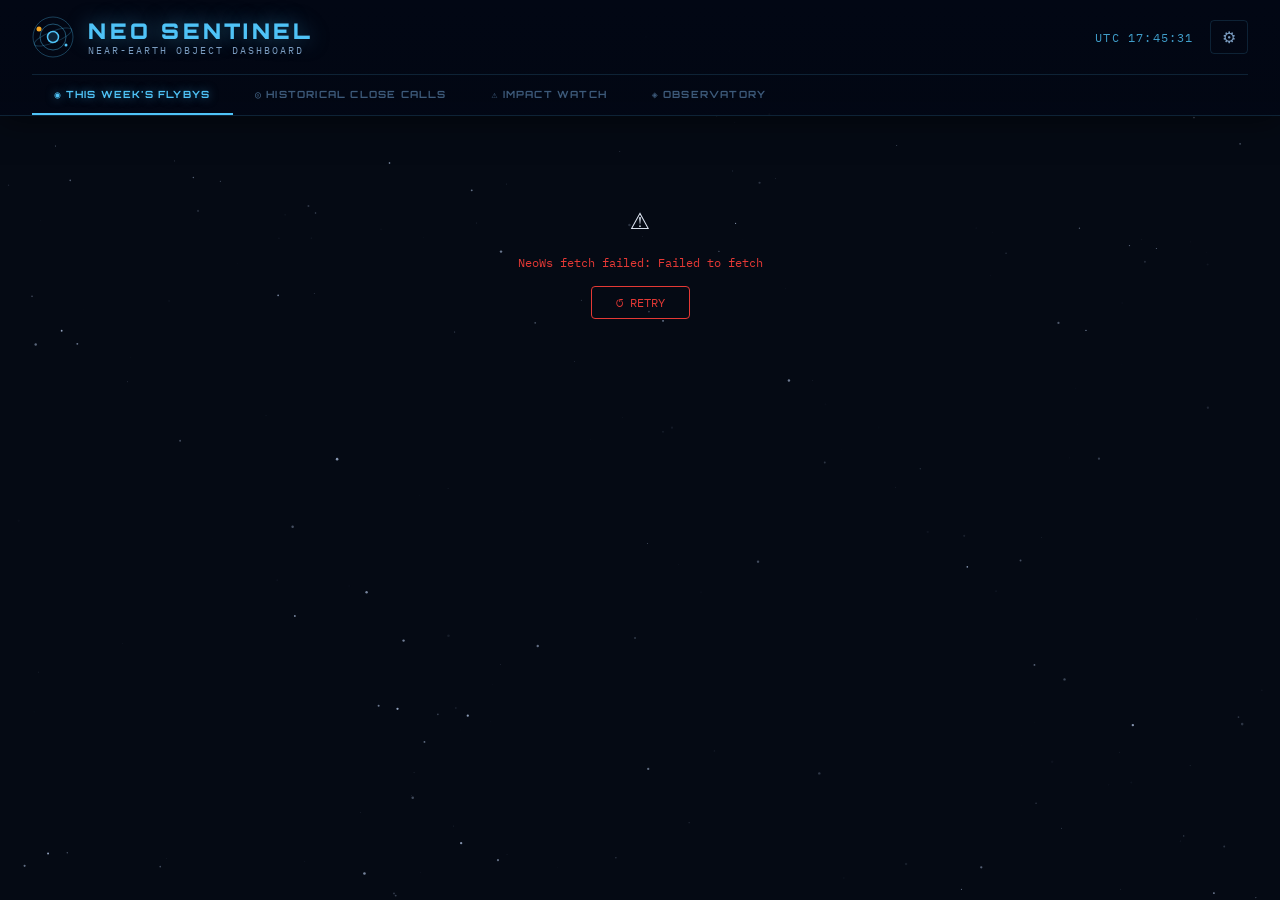
<file: Orbit-Tracker/neo-sentinel.html>
<!DOCTYPE html>
<html lang="en">
<head>
  <meta charset="UTF-8">
  <meta name="viewport" content="width=device-width, initial-scale=1.0">
  <title>NEO Sentinel — Near-Earth Object Dashboard</title>
  <link rel="preconnect" href="https://fonts.googleapis.com">
  <link href="https://fonts.googleapis.com/css2?family=Orbitron:wght@400;700;900&family=IBM+Plex+Mono:ital,wght@0,300;0,400;0,500;1,300&display=swap" rel="stylesheet">
  <style>
    :root {
      --bg-deep: #050a14;
      --bg-panel: #0a1628;
      --bg-card: #0d1f3c;
      --amber: #f5a623;
      --blue: #4fc3f7;
      --crimson: #e53935;
      --green: #66bb6a;
      --text: #e0e8f5;
      --text2: #7a9cc0;
      --text3: #3d5a7a;
      --border: rgba(79,195,247,0.15);
      --glow: 0 0 20px rgba(79,195,247,0.2);
    }
    * { margin:0; padding:0; box-sizing:border-box; }
    body { font-family:'IBM Plex Mono',monospace; background:var(--bg-deep); color:var(--text); min-height:100vh; overflow-x:hidden; }

    /* STARFIELD */
    #sf { position:fixed; inset:0; z-index:0; pointer-events:none; }

    /* HEADER */
    header { position:relative; z-index:10; background:linear-gradient(180deg,#020714,rgba(2,7,20,.95)); border-bottom:1px solid var(--border); padding:0 2rem; box-shadow:0 4px 30px rgba(0,0,0,.5); }
    .htop { display:flex; align-items:center; justify-content:space-between; padding:1rem 0 .5rem; }
    .logo { display:flex; align-items:center; gap:.9rem; }
    .logo-text { font-family:Orbitron,monospace; font-size:1.35rem; font-weight:900; letter-spacing:.15em; color:var(--blue); text-shadow:0 0 20px rgba(79,195,247,.5); }
    .logo-sub { font-size:.62rem; color:var(--text2); letter-spacing:.2em; text-transform:uppercase; }
    .hcontrols { display:flex; align-items:center; gap:1rem; }
    #clock { font-size:.75rem; color:var(--blue); opacity:.8; letter-spacing:.1em; }
    .icon-btn { background:none; border:1px solid var(--border); color:var(--text2); padding:.4rem .7rem; border-radius:4px; cursor:pointer; font-size:1rem; transition:all .2s; }
    .icon-btn:hover { border-color:var(--blue); color:var(--blue); box-shadow:var(--glow); }

    /* TABS */
    nav.tabs { display:flex; border-top:1px solid var(--border); margin-top:.5rem; }
    .tb { font-family:Orbitron,monospace; font-size:.62rem; font-weight:700; letter-spacing:.12em; text-transform:uppercase; color:var(--text3); background:none; border:none; padding:.8rem 1.4rem; cursor:pointer; transition:all .2s; border-bottom:2px solid transparent; white-space:nowrap; }
    .tb:hover { color:var(--text2); }
    .tb.active { color:var(--blue); border-bottom-color:var(--blue); text-shadow:0 0 10px rgba(79,195,247,.5); }

    /* LAYOUT */
    main { position:relative; z-index:5; padding:2rem; max-width:1400px; margin:0 auto; }
    .panel { display:none; animation:fsi .4s ease; }
    .panel.active { display:block; }
    @keyframes fsi { from{opacity:0;transform:translateY(12px)} to{opacity:1;transform:translateY(0)} }

    /* CARDS */
    .card { background:var(--bg-card); border:1px solid var(--border); border-radius:8px; padding:1.5rem; box-shadow:var(--glow),inset 0 1px 0 rgba(255,255,255,.03); transition:box-shadow .3s; }
    .card:hover { box-shadow:0 0 30px rgba(79,195,247,.25),inset 0 1px 0 rgba(255,255,255,.03); }
    .card-label { font-family:Orbitron,monospace; font-size:.62rem; letter-spacing:.2em; text-transform:uppercase; color:var(--text2); margin-bottom:.6rem; }
    .card-val { font-family:Orbitron,monospace; font-size:2rem; font-weight:700; color:var(--blue); }
    .card-val.a { color:var(--amber); } .card-val.r { color:var(--crimson); } .card-val.g { color:var(--green); }
    .sgrid { display:grid; grid-template-columns:repeat(auto-fit,minmax(190px,1fr)); gap:1rem; margin-bottom:1.5rem; }

    /* HERO */
    .hero { background:linear-gradient(135deg,#0d1f3c,#15213a,#0a1628); border:1px solid rgba(245,166,35,.3); border-radius:8px; padding:1.5rem 2rem; margin-bottom:1.5rem; box-shadow:0 0 30px rgba(245,166,35,.12); display:flex; align-items:center; gap:2rem; flex-wrap:wrap; }
    .hero-lbl { font-family:Orbitron,monospace; font-size:.58rem; letter-spacing:.25em; text-transform:uppercase; color:var(--amber); margin-bottom:.3rem; }
    .hero-name { font-family:Orbitron,monospace; font-size:1rem; font-weight:700; margin-bottom:.9rem; }
    .hstats { display:flex; gap:2rem; flex-wrap:wrap; }
    .hstat-v { font-family:'IBM Plex Mono',monospace; font-size:1.05rem; font-weight:500; color:var(--amber); }
    .hstat-l { font-size:.58rem; color:var(--text2); letter-spacing:.1em; text-transform:uppercase; }

    /* COUNTDOWN */
    .cdown { background:linear-gradient(135deg,rgba(229,57,53,.08),rgba(245,166,35,.05)); border:1px solid rgba(229,57,53,.2); border-radius:8px; padding:1rem 1.5rem; display:flex; align-items:center; gap:1.5rem; margin-bottom:1.5rem; }
    .cdown-n { font-family:Orbitron,monospace; font-size:2.5rem; font-weight:900; color:var(--amber); line-height:1; }
    .cdown-lbl { font-size:.65rem; color:var(--text2); }
    .cdown-nm { font-size:.82rem; margin-top:.2rem; }

    /* TABLES */
    .tbl-wrap { overflow-x:auto; border-radius:8px; border:1px solid var(--border); }
    table { width:100%; border-collapse:collapse; font-size:.78rem; }
    thead th { font-family:Orbitron,monospace; font-size:.58rem; letter-spacing:.15em; text-transform:uppercase; color:var(--text2); background:rgba(10,22,40,.9); padding:.8rem 1rem; text-align:left; border-bottom:1px solid var(--border); cursor:pointer; user-select:none; white-space:nowrap; }
    thead th:hover { color:var(--blue); }
    thead th.sa::after { content:' ↑'; color:var(--blue); } thead th.sd::after { content:' ↓'; color:var(--blue); }
    tbody tr { border-bottom:1px solid rgba(79,195,247,.06); transition:background .2s; }
    tbody tr:hover { background:rgba(79,195,247,.05); }
    tbody tr.sel { background:rgba(79,195,247,.1); }
    tbody td { padding:.7rem 1rem; vertical-align:middle; }
    .alink { color:var(--blue); text-decoration:none; font-weight:500; }
    .alink:hover { text-decoration:underline; }
    .badge { display:inline-flex; align-items:center; gap:.3rem; padding:.2rem .6rem; border-radius:3px; font-size:.6rem; font-family:Orbitron,monospace; letter-spacing:.1em; font-weight:700; }
    .bh { background:rgba(229,57,53,.15); border:1px solid rgba(229,57,53,.4); color:var(--crimson); animation:pr 2s infinite; }
    .bs { background:rgba(102,187,106,.1); border:1px solid rgba(102,187,106,.3); color:var(--green); }
    @keyframes pr { 0%,100%{opacity:1} 50%{opacity:.6} }

    /* TOOLBAR */
    .toolbar { display:flex; align-items:center; gap:1rem; margin-bottom:1rem; flex-wrap:wrap; }
    .ftoggle { display:flex; align-items:center; gap:.5rem; font-size:.72rem; color:var(--text2); cursor:pointer; }
    .sw { width:36px; height:20px; background:var(--bg-panel); border:1px solid var(--border); border-radius:10px; position:relative; transition:background .2s; flex-shrink:0; }
    .sw.on { background:rgba(229,57,53,.3); border-color:var(--crimson); }
    .sw::after { content:''; position:absolute; width:14px; height:14px; background:var(--text3); border-radius:50%; top:2px; left:2px; transition:all .2s; }
    .sw.on::after { left:18px; background:var(--crimson); }
    .xbtn { margin-left:auto; background:none; border:1px solid var(--border); color:var(--text2); padding:.4rem .8rem; border-radius:4px; cursor:pointer; font-family:'IBM Plex Mono',monospace; font-size:.68rem; transition:all .2s; }
    .xbtn:hover { border-color:var(--blue); color:var(--blue); }

    /* SECTION LABEL */
    .slbl { font-family:Orbitron,monospace; font-size:.62rem; letter-spacing:.25em; text-transform:uppercase; color:var(--text2); margin-bottom:1rem; padding-bottom:.5rem; border-bottom:1px solid var(--border); }

    /* LOADING / ERROR */
    .loading { display:flex; flex-direction:column; align-items:center; justify-content:center; padding:4rem 2rem; gap:1rem; }
    .spin { width:48px; height:48px; border:2px solid var(--border); border-top-color:var(--blue); border-radius:50%; animation:sp 1s linear infinite; }
    @keyframes sp { to{transform:rotate(360deg)} }
    .ltxt { font-size:.72rem; color:var(--text2); letter-spacing:.15em; }
    .errbox { display:flex; flex-direction:column; align-items:center; justify-content:center; padding:3rem 2rem; gap:1rem; text-align:center; }
    .errtxt { color:var(--crimson); font-size:.78rem; max-width:400px; }
    .rbtn { background:none; border:1px solid var(--crimson); color:var(--crimson); padding:.5rem 1.5rem; border-radius:4px; cursor:pointer; font-family:'IBM Plex Mono',monospace; font-size:.72rem; transition:all .2s; }
    .rbtn:hover { background:rgba(229,57,53,.1); }

    /* MINI STAT BAR */
    .msbar { display:grid; grid-template-columns:repeat(3,1fr); border:1px solid var(--border); border-radius:8px; overflow:hidden; margin-bottom:1.5rem; }
    .ms { padding:1rem 1.5rem; border-right:1px solid var(--border); }
    .ms:last-child { border-right:none; }
    .ms-lbl { font-size:.58rem; letter-spacing:.15em; text-transform:uppercase; color:var(--text3); margin-bottom:.3rem; }
    .ms-val { font-family:Orbitron,monospace; font-size:.88rem; color:var(--blue); font-weight:700; }

    /* DISTANCE SCALE */
    .dscale { background:var(--bg-panel); border:1px solid var(--border); border-radius:8px; padding:1.5rem; margin-bottom:1.5rem; overflow-x:auto; }
    .dscale svg { min-width:600px; }

    /* DETAIL PANEL */
    .detail { background:rgba(10,22,40,.95); border:1px solid var(--blue); border-radius:6px; padding:1rem 1.5rem; margin:.25rem 0 .75rem; box-shadow:var(--glow); font-size:.75rem; line-height:1.7; }

    /* TORINO */
    .tip-wrap { position:relative; display:inline-block; }
    .tip { position:absolute; bottom:calc(100% + 8px); left:50%; transform:translateX(-50%); background:#1a2d4d; border:1px solid var(--border); color:var(--text); font-size:.65rem; padding:.5rem .75rem; border-radius:4px; max-width:200px; text-align:center; pointer-events:none; opacity:0; transition:opacity .2s; z-index:20; white-space:normal; }
    .tip-wrap:hover .tip { opacity:1; }

    /* BANNER */
    .banner { background:linear-gradient(90deg,rgba(229,57,53,.1),transparent); border-left:3px solid var(--crimson); padding:1rem 1.5rem; border-radius:0 6px 6px 0; margin-bottom:1.5rem; font-size:.82rem; }
    .banner strong { font-family:Orbitron,monospace; color:var(--crimson); font-size:1.2rem; }

    /* LEGEND */
    .legend { display:flex; flex-wrap:wrap; gap:1rem; padding:1rem; background:var(--bg-panel); border-radius:6px; border:1px solid var(--border); margin-top:1rem; }
    .li { display:flex; align-items:center; gap:.5rem; font-size:.68rem; color:var(--text2); }
    .ldot { width:12px; height:12px; border-radius:2px; flex-shrink:0; }

    /* STATUS DOTS */
    .sdot { width:10px; height:10px; border-radius:50%; flex-shrink:0; }
    .sdot.on { background:var(--green); box-shadow:0 0 8px var(--green); }
    .sdot.off { background:var(--crimson); box-shadow:0 0 8px var(--crimson); }
    .sdot.pend { background:var(--amber); animation:pa 1s infinite; }
    @keyframes pa { 0%,100%{opacity:1} 50%{opacity:.3} }
    .api-row { display:flex; align-items:center; gap:.75rem; padding:.75rem 0; border-bottom:1px solid var(--border); }
    .api-row:last-child { border-bottom:none; }

    /* ABOUT */
    .agrid { display:grid; grid-template-columns:repeat(auto-fit,minmax(260px,1fr)); gap:1rem; margin-bottom:1.5rem; }
    .acard { background:var(--bg-panel); border:1px solid var(--border); border-radius:8px; padding:1.2rem; }
    .acard-t { font-family:Orbitron,monospace; font-size:.7rem; color:var(--blue); margin-bottom:.5rem; letter-spacing:.1em; }
    .acard-b { font-size:.7rem; color:var(--text2); line-height:1.65; }
    .acard-b a { color:var(--blue); }

    /* APOD */
    .apod-img { width:100%; max-height:420px; object-fit:cover; border-radius:6px; border:1px solid var(--border); }

    /* MODAL */
    .overlay { position:fixed; inset:0; background:rgba(2,7,20,.85); backdrop-filter:blur(4px); z-index:100; display:none; align-items:center; justify-content:center; }
    .overlay.open { display:flex; }
    .modal { background:var(--bg-card); border:1px solid var(--border); border-radius:12px; padding:2rem; width:480px; max-width:90vw; box-shadow:0 0 60px rgba(79,195,247,.2); }
    .modal-t { font-family:Orbitron,monospace; font-size:.88rem; letter-spacing:.15em; color:var(--blue); margin-bottom:1.5rem; }
    .modal input { width:100%; background:var(--bg-panel); border:1px solid var(--border); color:var(--text); padding:.75rem 1rem; border-radius:6px; font-family:'IBM Plex Mono',monospace; font-size:.85rem; margin-bottom:1rem; transition:border-color .2s; }
    .modal input:focus { outline:none; border-color:var(--blue); box-shadow:var(--glow); }
    .mhint { font-size:.68rem; color:var(--text2); margin-bottom:1.5rem; }
    .mhint a { color:var(--blue); }
    .mact { display:flex; gap:1rem; justify-content:flex-end; }
    .btn { padding:.6rem 1.4rem; border-radius:5px; border:none; cursor:pointer; font-family:'IBM Plex Mono',monospace; font-size:.78rem; transition:all .2s; }
    .btn-p { background:var(--blue); color:#050a14; font-weight:500; }
    .btn-p:hover { filter:brightness(1.1); }
    .btn-g { background:none; border:1px solid var(--border); color:var(--text2); }
    .btn-g:hover { border-color:var(--text2); }

    @media(max-width:900px) { main{padding:1rem} .hero{gap:1rem} .msbar{grid-template-columns:1fr} .ms{border-right:none;border-bottom:1px solid var(--border)} .obs-grid{grid-template-columns:1fr!important} }
    @media(max-width:600px) { .tb{padding:.7rem .8rem;font-size:.52rem} .logo-text{font-size:1rem} }
  </style>
</head>
<body>

<canvas id="sf"></canvas>

<!-- Settings Modal -->
<div class="overlay" id="modal">
  <div class="modal">
    <div class="modal-t">⚙ API CONFIGURATION</div>
    <label style="font-size:.72rem;color:var(--text2);display:block;margin-bottom:.5rem">NASA API KEY</label>
    <input type="text" id="api-input" placeholder="DEMO_KEY or your personal key">
    <div class="mhint">Get a free key at <a href="https://api.nasa.gov/" target="_blank">api.nasa.gov</a>. DEMO_KEY is rate-limited (30 req/hr). Key stored in localStorage.</div>
    <div class="mact">
      <button class="btn btn-g" onclick="closeModal()">CANCEL</button>
      <button class="btn btn-p" onclick="saveKey()">SAVE KEY</button>
    </div>
  </div>
</div>

<header>
  <div class="htop">
    <div class="logo">
      <svg width="42" height="42" viewBox="0 0 42 42" fill="none">
        <circle cx="21" cy="21" r="20" stroke="rgba(79,195,247,.3)" stroke-width="1"/>
        <circle cx="21" cy="21" r="13" stroke="rgba(79,195,247,.4)" stroke-width="1"/>
        <circle cx="21" cy="21" r="5.5" fill="rgba(79,195,247,.15)" stroke="#4fc3f7" stroke-width="1.5"/>
        <ellipse cx="21" cy="21" rx="20" ry="5.5" stroke="rgba(79,195,247,.25)" stroke-width="1" transform="rotate(-22 21 21)"/>
        <circle cx="7" cy="13" r="2.5" fill="#f5a623"/>
        <circle cx="34" cy="29" r="1.5" fill="#4fc3f7"/>
      </svg>
      <div>
        <div class="logo-text">NEO SENTINEL</div>
        <div class="logo-sub">Near-Earth Object Dashboard</div>
      </div>
    </div>
    <div class="hcontrols">
      <span id="clock">UTC 00:00:00</span>
      <button class="icon-btn" onclick="openModal()" title="API Settings">⚙</button>
    </div>
  </div>
  <nav class="tabs">
    <button class="tb active" data-tab="t1">◉ This Week's Flybys</button>
    <button class="tb" data-tab="t2">◎ Historical Close Calls</button>
    <button class="tb" data-tab="t3">⚠ Impact Watch</button>
    <button class="tb" data-tab="t4">◈ Observatory</button>
  </nav>
</header>

<main>
  <div class="panel active" id="t1"><div id="c1"><div class="loading"><div class="spin"></div><div class="ltxt">FETCHING NEO DATA FROM NASA...</div></div></div></div>
  <div class="panel" id="t2"><div id="c2"><div class="loading"><div class="spin"></div><div class="ltxt">QUERYING SBDB CLOSE-APPROACH DATABASE...</div></div></div></div>
  <div class="panel" id="t3"><div id="c3"><div class="loading"><div class="spin"></div><div class="ltxt">LOADING SENTRY IMPACT MONITORING DATA...</div></div></div></div>
  <div class="panel" id="t4"><div id="c4"><div class="loading"><div class="spin"></div><div class="ltxt">INITIALIZING OBSERVATORY...</div></div></div></div>
</main>

<script>
// ── CONFIG ──────────────────────────────────────────────────────────────────
const CFG = { get key(){ return localStorage.getItem('nasa_key')||'GWfGZRYAVfdJoKtywIJ77LPWhcLqJfgEzhLFMwZY'; } };
const ST = {
  t1:null, t2:null, t3:null, apod:null,
  apiSt:{ neows:'pend', sbdb:'pend', sentry:'pend', apod:'pend' },
  t1Sort:'miss_km', t1Dir:'asc', t1pha:false,
  t2Sort:'cd', t2Dir:'desc',
  t3Sort:'ps', t3Dir:'desc',
  t2sel:null
};
const loaded = {t1:false,t2:false,t3:false,t4:false};

// ── STARFIELD ────────────────────────────────────────────────────────────────
(function(){
  const c=document.getElementById('sf'), x=c.getContext('2d');
  let s=[];
  function rsz(){ c.width=innerWidth; c.height=innerHeight; }
  function mk(){ s=Array.from({length:260},()=>({ x:Math.random()*c.width, y:Math.random()*c.height, r:Math.random()*1.2+.1, a:Math.random()*.7+.1, dr:Math.random()*.03-.015, ts:Math.random()*.005+.001, tp:Math.random()*Math.PI*2 })); }
  function draw(t){ x.clearRect(0,0,c.width,c.height); s.forEach(p=>{ const a=p.a*(.5+.5*Math.sin(t*p.ts*1000+p.tp)); x.beginPath(); x.arc(p.x,p.y,p.r,0,Math.PI*2); x.fillStyle=`rgba(200,220,255,${a})`; x.fill(); p.x+=p.dr; if(p.x<0)p.x=c.width; if(p.x>c.width)p.x=0; }); requestAnimationFrame(draw); }
  rsz(); mk(); addEventListener('resize',()=>{rsz();mk();}); requestAnimationFrame(draw);
})();

// ── CLOCK ────────────────────────────────────────────────────────────────────
function tick(){ const n=new Date(); document.getElementById('clock').textContent=`UTC ${pad(n.getUTCHours())}:${pad(n.getUTCMinutes())}:${pad(n.getUTCSeconds())}`; }
function pad(n){ return String(n).padStart(2,'0'); }
setInterval(tick,1000); tick();

// ── TABS ─────────────────────────────────────────────────────────────────────
document.querySelectorAll('.tb').forEach(b=>b.addEventListener('click',()=>{
  document.querySelectorAll('.tb').forEach(x=>x.classList.remove('active'));
  document.querySelectorAll('.panel').forEach(x=>x.classList.remove('active'));
  b.classList.add('active');
  const id=b.dataset.tab;
  document.getElementById(id).classList.add('active');
  scrollTo({top:0,behavior:'smooth'});
  if(!loaded[id]){ loaded[id]=true; ({t2:loadT2,t3:loadT3,t4:loadT4})[id]?.(); }
}));

// ── MODAL ────────────────────────────────────────────────────────────────────
function openModal(){ document.getElementById('api-input').value=CFG.key; document.getElementById('modal').classList.add('open'); }
function closeModal(){ document.getElementById('modal').classList.remove('open'); }
document.getElementById('modal').addEventListener('click',e=>{ if(e.target===e.currentTarget)closeModal(); });
function saveKey(){
  const k=document.getElementById('api-input').value.trim();
  if(!k) return;
  localStorage.setItem('nasa_key',k);
  closeModal();
  Object.keys(loaded).forEach(k=>loaded[k]=false);
  ST.t1=ST.t2=ST.t3=ST.apod=null;
  const cur=document.querySelector('.tb.active').dataset.tab;
  loaded[cur]=true;
  ({t1:loadT1,t2:loadT2,t3:loadT3,t4:loadT4})[cur]();
}

// ── HELPERS ──────────────────────────────────────────────────────────────────
const fmt=(n,d=2)=>{ const v=parseFloat(n); return isNaN(v)?'—':v.toLocaleString('en-US',{minimumFractionDigits:d,maximumFractionDigits:d}); };
const fmtI=n=>{ const v=parseInt(n); return isNaN(v)?'—':v.toLocaleString('en-US'); };
const today=()=>new Date().toISOString().slice(0,10);
const offset=d=>{ const x=new Date(); x.setDate(x.getDate()+d); return x.toISOString().slice(0,10); };
const past=d=>{ const x=new Date(); x.setDate(x.getDate()-d); return x.toISOString().slice(0,10); };
const loading=(id,msg)=>document.getElementById(id).innerHTML=`<div class="loading"><div class="spin"></div><div class="ltxt">${msg}</div></div>`;
const errBox=(id,msg,fn)=>document.getElementById(id).innerHTML=`<div class="errbox"><div style="font-size:2rem">⚠</div><div class="errtxt">${msg}</div><button class="rbtn" onclick="(${fn.toString()})()">↺ RETRY</button></div>`;
async function jfetch(url){ const r=await fetch(url); if(!r.ok) throw new Error(`HTTP ${r.status}`); return r.json(); }

// ── TAB 1 ─────────────────────────────────────────────────────────────────────
async function loadT1(){
  loading('c1','FETCHING NEO DATA FROM NASA...');
  try {
    const url=`https://api.nasa.gov/neo/rest/v1/feed?start_date=${today()}&end_date=${offset(7)}&api_key=${CFG.key}`;
    const data=await jfetch(url);
    ST.apiSt.neows='on';
    ST.t1=procT1(data);
    rendT1();
  } catch(e){ ST.apiSt.neows='off'; errBox('c1',e.message.includes('429')?`DEMO_KEY rate limit reached. Click ⚙ above to enter your free NASA API key (api.nasa.gov).`:`NeoWs fetch failed: ${e.message}`,loadT1); }
}

function procT1(data){
  const all=[], td=today();
  for(const dt in data.near_earth_objects){
    for(const o of data.near_earth_objects[dt]){
      const ca=o.close_approach_data[0]||{};
      all.push({ id:o.id, name:o.name,
        url:`https://ssd.jpl.nasa.gov/sbdb.cgi?sstr=${o.id}`,
        date:ca.close_approach_date||dt,
        miss_km:parseFloat(ca.miss_distance?.kilometers||0),
        miss_ld:parseFloat(ca.miss_distance?.lunar||0),
        velocity:parseFloat(ca.relative_velocity?.kilometers_per_second||0),
        dmin:parseFloat(o.estimated_diameter?.meters?.estimated_diameter_min||0),
        dmax:parseFloat(o.estimated_diameter?.meters?.estimated_diameter_max||0),
        pha:o.is_potentially_hazardous_asteroid,
        isToday:ca.close_approach_date===td
      });
    }
  }
  const pha=all.filter(o=>o.pha).length;
  const todayO=all.filter(o=>o.isToday);
  const pool=todayO.length?todayO:all;
  const closest=pool.reduce((a,b)=>a.miss_km<b.miss_km?a:b);
  return {all,total:data.element_count,pha,closest};
}

function sortT1(){
  let d=ST.t1.all.slice();
  if(ST.t1pha) d=d.filter(o=>o.pha);
  d.sort((a,b)=>{
    let va=a[ST.t1Sort],vb=b[ST.t1Sort];
    if(typeof va==='string'){va=va.toLowerCase();vb=vb.toLowerCase();}
    return ST.t1Dir==='asc'?(va<vb?-1:va>vb?1:0):(va<vb?1:va>vb?-1:0);
  });
  return d;
}

function rendT1(){
  const {all,total,pha,closest}=ST.t1;
  const safe=total-pha;

  // Next PHA countdown
  const nxt=all.filter(o=>o.pha).sort((a,b)=>new Date(a.date)-new Date(b.date))[0];
  const cdown=nxt?`<div class="cdown"><div class="cdown-n">${Math.max(0,Math.ceil((new Date(nxt.date)-new Date())/86400000))}</div><div><div class="cdown-lbl">DAYS UNTIL NEXT PHA FLYBY</div><div class="cdown-nm">${nxt.name}</div><div style="font-size:.65rem;color:var(--text3);margin-top:.2rem">${nxt.date} · ${fmt(nxt.miss_ld,1)} LD</div></div></div>`:'';

  const hero=closest?`<div class="hero"><div style="flex:1;min-width:180px"><div class="hero-lbl">◉ CLOSEST APPROACH ${closest.isToday?'TODAY':'THIS WEEK'}</div><div class="hero-name">${closest.name}</div><div class="hstats"><div><div class="hstat-v">${fmt(closest.miss_ld,2)} LD</div><div class="hstat-l">Miss Distance</div></div><div><div class="hstat-v">${fmt(closest.velocity,2)} km/s</div><div class="hstat-l">Velocity</div></div><div><div class="hstat-v">${fmt((closest.dmin+closest.dmax)/2,0)} m</div><div class="hstat-l">Est. Diameter</div></div><div><div class="hstat-v">${closest.date}</div><div class="hstat-l">Approach Date</div></div></div></div><div>${closest.pha?'<span class="badge bh">⬤ HAZARDOUS</span>':'<span class="badge bs">⬤ SAFE</span>'}</div></div>`:'';

  const cols=[{k:'name',l:'Name'},{k:'date',l:'Approach Date'},{k:'miss_km',l:'Miss Distance'},{k:'velocity',l:'Velocity km/s'},{k:'dmin',l:'Diameter m'},{k:'pha',l:'Status'}];
  const ths=cols.map(c=>`<th class="${ST.t1Sort===c.k?(ST.t1Dir==='asc'?'sa':'sd'):''}" onclick="cSort1('${c.k}')">${c.l}</th>`).join('');
  const rows=sortT1().map(o=>`<tr><td><a class="alink" href="${o.url}" target="_blank">${o.name}</a></td><td>${o.date}</td><td>${fmt(o.miss_ld,2)} LD<br><span style="font-size:.68rem;color:var(--text3)">${fmtI(o.miss_km)} km</span></td><td>${fmt(o.velocity,2)}</td><td>${fmt(o.dmin,0)}–${fmt(o.dmax,0)}</td><td>${o.pha?'<span class="badge bh">⬤ HAZARDOUS</span>':'<span class="badge bs">⬤ SAFE</span>'}</td></tr>`).join('');

  document.getElementById('c1').innerHTML=`
    ${cdown}${hero}
    <div class="sgrid">
      <div class="card"><div class="card-label">Total Asteroids This Week</div><div class="card-val">${total}</div></div>
      <div class="card"><div class="card-label">Potentially Hazardous</div><div class="card-val a">${pha}</div></div>
      <div class="card"><div class="card-label">Non-Hazardous</div><div class="card-val g">${safe}</div></div>
    </div>
    <div class="toolbar">
      <div class="ftoggle" onclick="togPHA()"><div class="sw ${ST.t1pha?'on':''}" id="sw1"></div><span>Show PHAs Only</span></div>
      <button class="xbtn" onclick="expCSV('t1')">↓ EXPORT CSV</button>
    </div>
    <div class="tbl-wrap"><table><thead><tr>${ths}</tr></thead><tbody>${rows}</tbody></table></div>`;
}

function cSort1(col){ ST.t1Dir=ST.t1Sort===col?(ST.t1Dir==='asc'?'desc':'asc'):'asc'; ST.t1Sort=col; rendT1(); }
function togPHA(){ ST.t1pha=!ST.t1pha; rendT1(); }

// ── TAB 2 ─────────────────────────────────────────────────────────────────────
async function loadT2(){
  loading('c2','QUERYING SBDB CLOSE-APPROACH DATABASE...');
  try {
    const jplUrl=`https://ssd-api.jpl.nasa.gov/cad.api?dist-max=0.05&date-min=${past(90)}&date-max=${today()}&sort=-date&limit=200`;
    const data=await jfetch(`https://api.codetabs.com/v1/proxy?quest=${encodeURIComponent(jplUrl)}`);
    ST.apiSt.sbdb='on';
    ST.t2=procT2(data);
    rendT2();
  } catch(e){ ST.apiSt.sbdb='off'; errBox('c2',`SBDB fetch failed: ${e.message}`,loadT2); }
}

function procT2(data){
  const fi=f=>data.fields.indexOf(f);
  const rows=(data.data||[]).map(r=>({
    des:r[fi('des')]||'—',
    full:r[fi('des')]||'—',
    cd:r[fi('cd')]||'—',
    dist:parseFloat(r[fi('dist')])||0,
    dist_ld:(parseFloat(r[fi('dist')])||0)*389.17,
    v_rel:parseFloat(r[fi('v_rel')])||0,
    h:fi('h')>=0&&r[fi('h')]!=null?parseFloat(r[fi('h')]):null,
    diam:fi('diameter')>=0&&r[fi('diameter')]!=null?parseFloat(r[fi('diameter')])*1000:null
  }));
  let closest=null,fastest=null,recent=null;
  rows.forEach(r=>{
    if(!closest||r.dist<closest.dist)closest=r;
    if(!fastest||r.v_rel>fastest.v_rel)fastest=r;
    if(!recent||r.cd>recent.cd)recent=r;
  });
  return {rows,closest,fastest,recent,count:data.count};
}

function rendT2(){
  const {rows,closest,fastest,recent,count}=ST.t2;
  const msbar=`<div class="msbar">
    <div class="ms"><div class="ms-lbl">Closest Approach (90d)</div><div class="ms-val">${closest?fmt(closest.dist_ld,1)+' LD':'—'}</div><div style="font-size:.62rem;color:var(--text3);margin-top:.2rem">${closest?closest.full:''}</div></div>
    <div class="ms"><div class="ms-lbl">Fastest Object</div><div class="ms-val">${fastest?fmt(fastest.v_rel,2)+' km/s':'—'}</div><div style="font-size:.62rem;color:var(--text3);margin-top:.2rem">${fastest?fastest.full:''}</div></div>
    <div class="ms"><div class="ms-lbl">Most Recent</div><div class="ms-val">${recent?recent.cd.slice(0,10):'—'}</div><div style="font-size:.62rem;color:var(--text3);margin-top:.2rem">${recent?recent.full:''}</div></div>
  </div>`;

  // Distance scale SVG
  const sample=rows.slice(0,30);
  const W=700,earthX=60,maxX=W-40;
  const sc=d=>earthX+(d/0.05)*(maxX-earthX);
  const dots=sample.map(r=>`<circle cx="${sc(r.dist)}" cy="50" r="${r.dist<0.005?4:3}" fill="${r.dist<0.005?'#f5a623':'#4fc3f7'}" opacity=".7"><title>${r.full}: ${fmt(r.dist_ld,1)} LD</title></circle>`).join('');
  const svg=`<div class="dscale"><div class="card-label" style="margin-bottom:.75rem">APPROACH DISTANCES — ${sample.length} MOST RECENT OBJECTS (scale: 0→0.05 AU)</div><svg viewBox="0 0 ${W} 90" style="width:100%"><line x1="${earthX}" y1="50" x2="${maxX}" y2="50" stroke="rgba(79,195,247,.2)" stroke-width="1"/><circle cx="${earthX}" cy="50" r="10" fill="rgba(79,195,247,.15)" stroke="#4fc3f7" stroke-width="1.5"/><text x="${earthX}" y="76" text-anchor="middle" fill="#4fc3f7" font-size="9" font-family="IBM Plex Mono">EARTH</text><line x1="150" y1="35" x2="150" y2="65" stroke="rgba(79,195,247,.15)" stroke-width="1" stroke-dasharray="3,3"/><text x="150" y="25" text-anchor="middle" fill="rgba(79,195,247,.35)" font-size="8" font-family="IBM Plex Mono">Moon Orbit</text><text x="${maxX}" y="76" text-anchor="end" fill="rgba(79,195,247,.3)" font-size="8" font-family="IBM Plex Mono">0.05 AU</text>${dots}</svg></div>`;

  let sorted=rows.slice().sort((a,b)=>{ let va=a[ST.t2Sort],vb=b[ST.t2Sort]; if(typeof va==='string')return ST.t2Dir==='asc'?va.localeCompare(vb):vb.localeCompare(va); return ST.t2Dir==='asc'?va-vb:vb-va; });
  const cols=[{k:'full',l:'Object'},{k:'cd',l:'Date'},{k:'dist_ld',l:'Distance (LD/AU)'},{k:'v_rel',l:'Velocity km/s'},{k:'diam',l:'Size (m)'}];
  const ths=cols.map(c=>`<th class="${ST.t2Sort===c.k?(ST.t2Dir==='asc'?'sa':'sd'):''}" onclick="cSort2('${c.k}')">${c.l}</th>`).join('');
  const rows2=sorted.map((r,i)=>`<tr class="${ST.t2sel===i?'sel':''}" onclick="selT2(${i})" style="cursor:pointer"><td>${r.full}</td><td>${r.cd}</td><td>${fmt(r.dist_ld,1)} LD<br><span style="font-size:.68rem;color:var(--text3)">${fmt(r.dist,5)} AU</span></td><td>${fmt(r.v_rel,2)}</td><td>${r.diam?fmt(r.diam,0)+' m':r.h!=null?`H=${fmt(r.h,1)}`:'—'}</td></tr>${ST.t2sel===i?`<tr><td colspan="5"><div class="detail"><strong style="font-family:Orbitron,monospace;font-size:.78rem">${r.full}</strong><br><span style="color:var(--text2)">Designation: ${r.des} · Approach: ${r.cd} · Miss: ${fmt(r.dist_ld,2)} LD (${fmt(r.dist,5)} AU) · Velocity: ${fmt(r.v_rel,3)} km/s${r.diam?` · Diameter: ${fmt(r.diam,0)} m`:''}</span></div></td></tr>`:''}`).join('');

  document.getElementById('c2').innerHTML=`
    <div class="slbl">Historical Close Approaches — Last 90 Days · ${count} Objects Found</div>
    ${msbar}${svg}
    <div class="toolbar"><button class="xbtn" onclick="expCSV('t2')">↓ EXPORT CSV</button></div>
    <div class="tbl-wrap"><table><thead><tr>${ths}</tr></thead><tbody>${rows2}</tbody></table></div>`;
}

function cSort2(col){ ST.t2Dir=ST.t2Sort===col?(ST.t2Dir==='asc'?'desc':'asc'):'asc'; ST.t2Sort=col; const sorted=ST.t2.rows.slice().sort((a,b)=>{ let va=a[col],vb=b[col]; if(typeof va==='string')return ST.t2Dir==='asc'?va.localeCompare(vb):vb.localeCompare(va); return ST.t2Dir==='asc'?va-vb:vb-va; }); ST.t2={...ST.t2,rows:sorted}; rendT2(); }
function selT2(i){ ST.t2sel=ST.t2sel===i?null:i; rendT2(); }

// ── TAB 3 ─────────────────────────────────────────────────────────────────────
async function loadT3(){
  loading('c3','LOADING SENTRY IMPACT MONITORING DATA...');
  try {
    const data=await jfetch('https://api.codetabs.com/v1/proxy?quest=https://ssd-api.jpl.nasa.gov/sentry.api');
    ST.apiSt.sentry='on';
    ST.t3=procT3(data);
    rendT3();
  } catch(e){ ST.apiSt.sentry='off'; errBox('c3',`Sentry fetch failed: ${e.message}`,loadT3); }
}

function procT3(data){
  const objs=(data.data||[]).map(o=>({
    des:o.des,
    full:o.fullname||o.des,
    ip:parseFloat(o.ip)||0,
    ps:parseFloat(o.ps_max)||parseFloat(o.ps_cum)||-100,
    ts:parseInt(o.ts_max)||0,
    diam:o.diameter?parseFloat(o.diameter)*1000:null,
    range:o.range||'—',
  }));
  return {objs,count:data.count,src:data.signature?.source||'JPL Sentry'};
}

const tcol=ts=>ts===0?'#888':ts<=3?'#ffeb3b':ts<=7?'#ff9800':'#e53935';
const tdesc=ts=>(['No hazard','Normal close approach','Meriting attention','Meriting attention','Meriting concern — 1%+ chance','Significant threat','Large global impact risk','Extraordinarily significant','Certain — regional devastation','Certain — regional/global catastrophe','Certain — global climatic catastrophe'][ts]||'—');

function rendT3(){
  const {objs,count,src}=ST.t3;
  const banner=`<div class="banner"><strong>${count}</strong> objects currently monitored by Sentry<div style="font-size:.65rem;color:var(--text3);margin-top:.3rem">Source: ${src} · Loaded: ${new Date().toUTCString()}</div></div>`;
  const cols=[{k:'full',l:'Object'},{k:'ip',l:'Impact Probability'},{k:'ts',l:'Torino Scale'},{k:'ps',l:'Palermo Scale'},{k:'diam',l:'Diameter (m)'},{k:'range',l:'Impact Year Range'}];
  const ths=cols.map(c=>`<th class="${ST.t3Sort===c.k?(ST.t3Dir==='asc'?'sa':'sd'):''}" onclick="cSort3('${c.k}')">${c.l}</th>`).join('');
  let sorted=objs.slice().sort((a,b)=>{ const va=a[ST.t3Sort]??-999,vb=b[ST.t3Sort]??-999; return ST.t3Dir==='asc'?(typeof va==='string'?va.localeCompare(vb):va-vb):(typeof va==='string'?vb.localeCompare(va):vb-va); });
  const rows=sorted.map(o=>`<tr><td>${o.full}</td><td style="color:var(--amber)">${o.ip>0?`1-in-${fmtI(Math.round(1/o.ip))}`:'< 0.01%'}</td><td><div class="tip-wrap"><span style="width:24px;height:24px;border-radius:50%;background:${tcol(o.ts)}22;border:1.5px solid ${tcol(o.ts)};display:inline-flex;align-items:center;justify-content:center;font-weight:700;font-size:.72rem;color:${tcol(o.ts)}">${o.ts}</span><div class="tip">${tdesc(o.ts)}</div></div></td><td><div class="tip-wrap"><span style="color:${o.ps>-2?'#ff9800':'var(--text2)'}">${fmt(o.ps,2)}</span><div class="tip">Palermo Scale: values above 0 are above-average risk. Above −2 = notable.</div></div></td><td>${o.diam?fmt(o.diam,0):'—'}</td><td>${o.range}</td></tr>`).join('');
  const legend=`<div class="legend"><div class="li"><div class="ldot" style="background:#888"></div>Torino 0 — No hazard</div><div class="li"><div class="ldot" style="background:#ffeb3b"></div>Torino 1–3 — Attention</div><div class="li"><div class="ldot" style="background:#ff9800"></div>Torino 4–7 — Concern / Threatening</div><div class="li"><div class="ldot" style="background:#e53935"></div>Torino 8–10 — Certain Impact</div><div class="li"><div class="ldot" style="background:var(--amber)"></div>Palermo > −2 = Notable Risk</div></div>`;
  document.getElementById('c3').innerHTML=`${banner}<div class="tbl-wrap" style="margin-bottom:1rem"><table><thead><tr>${ths}</tr></thead><tbody>${rows}</tbody></table></div>${legend}`;
}

function cSort3(col){ ST.t3Dir=ST.t3Sort===col?(ST.t3Dir==='asc'?'desc':'asc'):(col==='ps'?'desc':'asc'); ST.t3Sort=col; rendT3(); }

// ── TAB 4 ─────────────────────────────────────────────────────────────────────
async function loadT4(){
  loading('c4','INITIALIZING OBSERVATORY...');
  try {
    // APOD
    let apodHTML='';
    try {
      const a=await jfetch(`https://api.nasa.gov/planetary/apod?api_key=${CFG.key}`);
      ST.apod=a; ST.apiSt.apod='on';
      const media=a.media_type==='image'?`<img class="apod-img" src="${a.url}" alt="${a.title}" loading="lazy">`:`<div style="padding:1rem;font-size:.72rem;color:var(--text2)">Media: ${a.media_type} — <a href="${a.url}" target="_blank" style="color:var(--blue)">View →</a></div>`;
      apodHTML=`<div class="card" style="margin-bottom:1.5rem"><div class="card-label">NASA Astronomy Picture of the Day — ${a.date}</div>${media}<div style="margin-top:1rem"><div style="font-family:Orbitron,monospace;font-size:.82rem;margin-bottom:.5rem">${a.title}</div><div style="font-size:.7rem;color:var(--text2);line-height:1.65">${(a.explanation||'').slice(0,450)}${(a.explanation||'').length>450?'…':''}</div></div></div>`;
    } catch(e){ ST.apiSt.apod='off'; const apodMsg=e.message.includes('429')?'DEMO_KEY rate limit reached — click ⚙ to set your own free NASA API key':e.message; apodHTML=`<div class="card" style="margin-bottom:1.5rem;text-align:center;padding:2rem;color:var(--text3)">APOD unavailable: ${apodMsg}</div>`; }

    // Stats
    let statsHTML='<div style="font-size:.72rem;color:var(--text3);margin-bottom:1.5rem">Visit Tab 1 and Tab 3 first to populate stats.</div>';
    if(ST.t1){
      const fast=ST.t1.all.reduce((a,b)=>a.velocity>b.velocity?a:b);
      const big=ST.t1.all.reduce((a,b)=>a.dmax>b.dmax?a:b);
      statsHTML=`<div class="sgrid" style="margin-bottom:1.5rem"><div class="card"><div class="card-label">Fastest This Week</div><div class="card-val" style="font-size:1.5rem">${fmt(fast.velocity,2)} <span style="font-size:.85rem">km/s</span></div><div style="font-size:.65rem;color:var(--text3);margin-top:.3rem">${fast.name}</div></div><div class="card"><div class="card-label">Largest This Week</div><div class="card-val a" style="font-size:1.5rem">${fmt(big.dmax,0)} <span style="font-size:.85rem">m</span></div><div style="font-size:.65rem;color:var(--text3);margin-top:.3rem">${big.name}</div></div><div class="card"><div class="card-label">Sentry Tracked</div><div class="card-val r" style="font-size:1.5rem">${ST.t3?ST.t3.count:'—'}</div></div></div>`;
    }

    // API Status
    const sts=[{id:'neows',l:'NeoWs — Near Earth Object Web Service',u:'api.nasa.gov/neo/rest/v1/feed'},{id:'sbdb',l:'SBDB CAD — Close-Approach Data API',u:'ssd-api.jpl.nasa.gov/cad.api'},{id:'sentry',l:'Sentry — Impact Risk Monitoring API',u:'ssd-api.jpl.nasa.gov/sentry.api'},{id:'apod',l:'APOD — Astronomy Picture of the Day',u:'api.nasa.gov/planetary/apod'}];
    const stHTML=sts.map(s=>{ const v=ST.apiSt[s.id]; const cls=v==='on'?'on':v==='off'?'off':'pend'; const lbl=v==='on'?'ONLINE':v==='off'?'OFFLINE':'PENDING'; const col=v==='on'?'var(--green)':v==='off'?'var(--crimson)':'var(--amber)'; return `<div class="api-row"><div class="sdot ${cls}"></div><div><div style="font-size:.78rem">${s.l}</div><div style="font-size:.62rem;color:var(--text3)">${s.u}</div></div><div style="margin-left:auto;font-size:.62rem;color:${col}">${lbl}</div></div>`; }).join('');

    document.getElementById('c4').innerHTML=`
      ${apodHTML}
      <div style="display:grid;grid-template-columns:1fr 1fr;gap:1.5rem" class="obs-grid">
        <div>
          <div class="slbl">Live Aggregate Stats</div>${statsHTML}
          <div class="slbl">API Status</div><div class="card">${stHTML}</div>
        </div>
        <div>
          <div class="slbl">About Data Sources</div>
          <div class="agrid" style="grid-template-columns:1fr">
            <div class="acard"><div class="acard-t">NeoWs — Near Earth Object Web Service</div><div class="acard-b">NASA's primary API for near-Earth asteroids from the Center for Near Earth Object Studies (CNEOS). Provides 7-day windows of flyby data with physical parameters and close-approach details.<br><a href="https://api.nasa.gov/#NeoWS" target="_blank">api.nasa.gov/#NeoWS →</a></div></div>
            <div class="acard"><div class="acard-t">SBDB CAD — Small-Body Database Close-Approach Data</div><div class="acard-b">JPL's comprehensive historical database of asteroid and comet close approaches to Earth and other planets. No authentication required. Covers all known historical approaches.<br><a href="https://ssd-api.jpl.nasa.gov/doc/cad.html" target="_blank">ssd-api.jpl.nasa.gov →</a></div></div>
            <div class="acard"><div class="acard-t">Sentry — Impact Risk Monitoring System</div><div class="acard-b">JPL's automated collision monitoring system that continuously scans the asteroid catalog for potential Earth impacts over the next ~100 years. Uses Torino and Palermo scales to communicate risk.<br><a href="https://cneos.jpl.nasa.gov/sentry/" target="_blank">cneos.jpl.nasa.gov/sentry →</a></div></div>
          </div>
        </div>
      </div>`;

    // responsive grid
    const sty=document.createElement('style');
    sty.textContent='@media(max-width:900px){.obs-grid{grid-template-columns:1fr!important}}';
    document.head.appendChild(sty);
  } catch(e){ errBox('c4',`Observatory failed: ${e.message}`,loadT4); }
}

// ── CSV EXPORT ───────────────────────────────────────────────────────────────
function expCSV(tab){
  let csv='',name='';
  if(tab==='t1'&&ST.t1){
    const h=['Name','Date','Miss km','Miss LD','Velocity km/s','Diam Min m','Diam Max m','Hazardous'];
    const r=sortT1().map(o=>[o.name,o.date,o.miss_km.toFixed(0),o.miss_ld.toFixed(3),o.velocity.toFixed(3),o.dmin.toFixed(1),o.dmax.toFixed(1),o.pha?'Yes':'No']);
    csv=[h,...r].map(r=>r.map(v=>`"${v}"`).join(',')).join('\n'); name=`neo-flybys-${today()}.csv`;
  } else if(tab==='t2'&&ST.t2){
    const h=['Object','Date','Dist AU','Dist LD','Velocity km/s','Diameter m'];
    const r=ST.t2.rows.map(o=>[o.full,o.cd,o.dist.toFixed(6),o.dist_ld.toFixed(2),o.v_rel.toFixed(3),o.diam?o.diam.toFixed(0):'']);
    csv=[h,...r].map(r=>r.map(v=>`"${v}"`).join(',')).join('\n'); name=`neo-close-calls-${today()}.csv`;
  }
  if(!csv) return;
  const a=document.createElement('a');
  a.href=URL.createObjectURL(new Blob([csv],{type:'text/csv'}));
  a.download=name; a.click();
}

// ── INIT ─────────────────────────────────────────────────────────────────────
loaded.t1=true; loadT1();
</script>
</body>
</html>
</file>
<file: Dicero/style.css>
@import url('https://fonts.googleapis.com/css2?family=Cinzel:wght@400;600;700&family=Chakra+Petch:wght@400;600;700&display=swap');

*{margin:0;padding:0;box-sizing:border-box}

/* --- ANIMATIONS (names preserved for JS compatibility) --- */
@keyframes diceRoll{
  0%{transform:rotateZ(0) scale(1)}
  15%{transform:rotateZ(18deg) scale(0.82)}
  35%{transform:rotateZ(-15deg) scale(1.14)}
  55%{transform:rotateZ(10deg) scale(0.9)}
  75%{transform:rotateZ(-5deg) scale(1.06)}
  100%{transform:rotateZ(0) scale(1)}
}
@keyframes diceKeep{
  0%{transform:translateY(0) scale(1)}
  50%{transform:translateY(-18px) scale(1.05)}
  75%{transform:translateY(-15px) scale(1.03)}
  100%{transform:translateY(-16px) scale(1.04)}
}
@keyframes scorePop{
  0%{transform:scale(1);opacity:1;filter:brightness(1)}
  25%{transform:scale(2.4);filter:brightness(2.5)}
  50%{transform:scale(1.8);filter:brightness(1.6)}
  100%{transform:scale(1);opacity:1;filter:brightness(1)}
}
@keyframes chipAdd{0%{transform:translateX(-24px) scale(0.8);opacity:0}100%{transform:translateX(0) scale(1);opacity:1}}
@keyframes multAdd{0%{transform:scale(0.2) rotate(-10deg);opacity:0}100%{transform:scale(1) rotate(0);opacity:1}}
@keyframes shake{0%,100%{transform:translate(0)}10%{transform:translate(-8px,4px)}20%{transform:translate(7px,-5px)}30%{transform:translate(-4px,6px)}40%{transform:translate(5px,-3px)}50%{transform:translate(-3px,4px)}60%{transform:translate(4px,-2px)}70%{transform:translate(-2px,3px)}80%{transform:translate(3px,-2px)}90%{transform:translate(-2px,1px)}}
@keyframes fadeIn{from{opacity:0;transform:translateY(16px) scale(0.97)}to{opacity:1;transform:translateY(0) scale(1)}}
@keyframes pulseGlow{0%,100%{filter:brightness(1) drop-shadow(0 0 8px currentColor)}50%{filter:brightness(1.4) drop-shadow(0 0 20px currentColor)}}
@keyframes slideDown{from{transform:translateY(-24px);opacity:0}to{transform:translateY(0);opacity:1}}
@keyframes victoryPulse{0%,100%{transform:scale(1);filter:brightness(1) drop-shadow(0 0 20px rgba(255,215,0,0.3))}50%{transform:scale(1.08);filter:brightness(1.4) drop-shadow(0 0 40px rgba(255,215,0,0.6))}}
@keyframes float{0%,100%{transform:translateY(0)}50%{transform:translateY(-8px)}}
@keyframes spinSlow{from{transform:rotate(0)}to{transform:rotate(360deg)}}
@keyframes borderPulse{0%,100%{border-color:rgba(200,155,46,0.4)}50%{border-color:rgba(200,155,46,0.9)}}
@keyframes scoreFlash{0%{background:transparent}50%{background:rgba(200,155,46,0.12)}100%{background:transparent}}
@keyframes glowPulse{0%,100%{box-shadow:0 0 15px rgba(160,120,30,0.2)}50%{box-shadow:0 0 45px rgba(160,120,30,0.5)}}
@keyframes shimmer{0%{background-position:0% center}50%{background-position:100% center}100%{background-position:0% center}}
@keyframes diceIdle{0%,100%{transform:translateY(0)}50%{transform:translateY(-2px)}}
@keyframes roll3d-a{
  0%  {transform:rotateX(0deg) rotateY(0deg) scale(1)}
  20% {transform:rotateX(180deg) rotateY(90deg) scale(0.9)}
  50% {transform:rotateX(360deg) rotateY(240deg) scale(1.05)}
  80% {transform:rotateX(680deg) rotateY(350deg) scale(0.97)}
  100%{transform:rotateX(720deg) rotateY(360deg) scale(1)}
}
@keyframes roll3d-b{
  0%  {transform:rotateX(0deg) rotateY(0deg) scale(1)}
  25% {transform:rotateX(-150deg) rotateY(130deg) scale(0.92)}
  55% {transform:rotateX(-360deg) rotateY(260deg) scale(1.04)}
  85% {transform:rotateX(-700deg) rotateY(350deg) scale(0.98)}
  100%{transform:rotateX(-720deg) rotateY(360deg) scale(1)}
}
@keyframes roll3d-c{
  0%  {transform:rotateX(0deg) rotateY(0deg) scale(1)}
  20% {transform:rotateX(120deg) rotateY(200deg) scale(0.88)}
  55% {transform:rotateX(340deg) rotateY(400deg) scale(1.06)}
  85% {transform:rotateX(700deg) rotateY(700deg) scale(0.98)}
  100%{transform:rotateX(720deg) rotateY(720deg) scale(1)}
}
@keyframes roll3d-d{
  0%  {transform:rotateX(0deg) rotateY(0deg) scale(1)}
  25% {transform:rotateX(200deg) rotateY(100deg) scale(0.9)}
  55% {transform:rotateX(400deg) rotateY(230deg) scale(1.05)}
  85% {transform:rotateX(700deg) rotateY(350deg) scale(0.97)}
  100%{transform:rotateX(720deg) rotateY(360deg) scale(1)}
}
@keyframes keepGlow{
  0%,100%{box-shadow:0 0 24px rgba(200,155,46,0.5),0 8px 24px rgba(0,0,0,0.5)}
  50%{box-shadow:0 0 40px rgba(200,155,46,0.8),0 8px 24px rgba(0,0,0,0.5)}
}
@keyframes barFill{from{width:0}to{width:var(--fill-width)}}
@keyframes goldShine{
  0%{text-shadow:0 0 8px rgba(255,215,0,0.4)}
  50%{text-shadow:0 0 20px rgba(255,215,0,0.9),0 0 40px rgba(255,215,0,0.4)}
  100%{text-shadow:0 0 8px rgba(255,215,0,0.4)}
}

body{
  font-family:'Chakra Petch','Segoe UI',system-ui,sans-serif;
  background:#050f08;
  color:#d4c8a0;
  overflow:hidden;
  height:100vh;
  user-select:none;
}

/* --- BACKGROUND CANVAS --- */
#bg-canvas{position:fixed;inset:0;z-index:0;pointer-events:none;opacity:0.3}

/* --- CRT OVERLAY --- */
#crt-overlay{
  position:fixed;inset:0;z-index:9999;pointer-events:none;
  background:repeating-linear-gradient(
    0deg,
    rgba(0,0,0,0.03) 0px,
    rgba(0,0,0,0.03) 1px,
    transparent 1px,
    transparent 3px
  );
  mix-blend-mode:multiply;
}
#crt-overlay::after{
  content:'';position:absolute;inset:0;
  background:radial-gradient(ellipse at center, transparent 50%, rgba(0,0,0,0.6) 100%);
}

/* --- LAYOUT --- */
#game{
  display:flex;flex-direction:column;height:100vh;max-width:1400px;margin:0 auto;
  position:relative;z-index:1;
  background:
    radial-gradient(ellipse at 50% 55%, #0d3820 0%, #071a0e 55%, #040e07 100%);
}
#game::before{
  content:'';position:absolute;inset:0;pointer-events:none;
  background-image:
    /* fine diagonal felt fibers — two directions */
    repeating-linear-gradient(52deg, transparent, transparent 6px, rgba(0,0,0,0.055) 6px, rgba(0,0,0,0.055) 7px),
    repeating-linear-gradient(-52deg, transparent, transparent 6px, rgba(255,255,255,0.018) 6px, rgba(255,255,255,0.018) 7px),
    /* coarser weave grid */
    repeating-linear-gradient(0deg, transparent, transparent 22px, rgba(0,0,0,0.025) 22px, rgba(0,0,0,0.025) 23px),
    repeating-linear-gradient(90deg, transparent, transparent 22px, rgba(0,0,0,0.025) 22px, rgba(0,0,0,0.025) 23px);
  z-index:0;
}
#game>*{position:relative;z-index:1}
#game.shake{animation:shake 0.4s ease-out}

/* --- TOP BAR (mahogany wood panel with grain) --- */
#topbar{
  display:flex;justify-content:space-between;align-items:center;
  padding:10px 28px;
  background:
    /* wood grain — tight angled lines */
    repeating-linear-gradient(
      94deg,
      transparent, transparent 28px,
      rgba(0,0,0,0.07) 28px, rgba(0,0,0,0.07) 29px
    ),
    repeating-linear-gradient(
      86deg,
      transparent, transparent 42px,
      rgba(255,255,255,0.025) 42px, rgba(255,255,255,0.025) 43px
    ),
    linear-gradient(180deg,#2e1509 0%,#1e0d06 55%,#160a04 100%);
  border-bottom:3px solid #c8992e;
  min-height:60px;
  box-shadow:0 4px 24px rgba(0,0,0,0.7),0 2px 0 rgba(200,155,46,0.3);
  position:relative;
}
#topbar::before{
  content:'';position:absolute;top:0;left:0;right:0;height:1px;
  background:linear-gradient(90deg,transparent,rgba(200,155,46,0.5),rgba(240,208,100,0.8),rgba(200,155,46,0.5),transparent);
}
#topbar::after{
  content:'';position:absolute;bottom:-3px;left:0;right:0;height:1px;
  background:linear-gradient(90deg,transparent,rgba(200,155,46,0.4),rgba(240,208,100,0.7),rgba(200,155,46,0.4),transparent);
}
.tb-section{display:flex;gap:20px;align-items:center}
.tb-item{
  font-size:11px;color:#8a7040;
  display:flex;align-items:center;gap:6px;
  letter-spacing:1.5px;text-transform:uppercase;
  font-weight:600;font-family:'Cinzel',serif;
}
.tb-item span{font-weight:700;font-size:18px;letter-spacing:0;font-family:'Chakra Petch',sans-serif}
.tb-item .gold{color:#ffd700;text-shadow:0 0 12px rgba(255,215,0,0.6);animation:goldShine 3s ease-in-out infinite}
.tb-item .hands-val{color:#90c870;text-shadow:0 0 10px rgba(144,200,112,0.5)}
.tb-item .discards-val{color:#e05050;text-shadow:0 0 10px rgba(224,80,80,0.4)}
.tb-item .rerolls-val{color:#e8c040;text-shadow:0 0 10px rgba(232,192,64,0.5)}

.tb-btn{
  background:linear-gradient(180deg,#2a1a08,#1a0e04);
  border:1.5px solid rgba(200,155,46,0.5);
  border-radius:6px;padding:6px 10px;
  font-size:16px;cursor:pointer;
  transition:all 0.25s ease;
  color:#c8992e;
  box-shadow:0 2px 6px rgba(0,0,0,0.4),inset 0 1px 0 rgba(200,155,46,0.15);
}
.tb-btn:hover{
  background:linear-gradient(180deg,#3a2510,#281506);
  border-color:rgba(240,200,80,0.8);
  transform:translateY(-2px);
  box-shadow:0 4px 14px rgba(200,155,46,0.3);
  color:#f0d060;
}

/* --- ENEMY INFO (score progress) --- */
#enemy-info{text-align:center;flex:1;max-width:420px}
#enemy-name{
  font-size:17px;font-weight:700;letter-spacing:1.5px;
  color:#e07060;font-family:'Cinzel',serif;
  text-shadow:0 0 16px rgba(224,112,96,0.5);
}
#enemy-effect{font-size:11px;color:#6a5030;max-width:340px;margin:3px auto 0;line-height:1.4;font-style:italic}
#score-progress{
  margin-top:8px;height:12px;
  background:linear-gradient(180deg,#0a1808,#060f05);
  border-radius:6px;width:100%;overflow:hidden;
  border:1px solid rgba(200,155,46,0.4);
  box-shadow:inset 0 2px 6px rgba(0,0,0,0.6),0 0 8px rgba(0,0,0,0.3);
}
#score-fill{
  height:100%;
  background:linear-gradient(90deg,#5a7a20,#8aaa30,#c8992e,#ffd700);
  background-size:300% 100%;
  border-radius:6px;
  transition:width 0.6s cubic-bezier(0.4,0,0.2,1);
  box-shadow:0 0 16px rgba(200,155,46,0.5),inset 0 1px 0 rgba(255,255,255,0.3);
  animation:shimmer 5s ease-in-out infinite;
}
#score-text{font-size:13px;color:#7a6030;margin-top:4px;font-weight:600}
#score-text span{color:#e8c040;font-weight:700;font-size:15px}

/* --- MAIN --- */
#main{flex:1;display:flex;overflow:hidden}

/* --- LEFT SIDEBAR: CHARMS (red velvet) --- */
#charms-panel{
  width:220px;min-width:220px;
  background:
    /* velvet nap — directional sheen lines */
    repeating-linear-gradient(
      178deg,
      transparent, transparent 3px,
      rgba(255,255,255,0.014) 3px, rgba(255,255,255,0.014) 4px
    ),
    repeating-linear-gradient(
      92deg,
      transparent, transparent 5px,
      rgba(0,0,0,0.04) 5px, rgba(0,0,0,0.04) 6px
    ),
    /* velvet sheen highlight — catches light from the right */
    radial-gradient(ellipse at 75% 20%, rgba(180,60,60,0.25) 0%, transparent 60%),
    linear-gradient(175deg, #3a0a10 0%, #280608 45%, #1c0406 100%);
  border-right:2px solid #c8992e;
  padding:12px;
  overflow-y:auto;
  display:flex;flex-direction:column;gap:6px;
  box-shadow:inset -6px 0 20px rgba(0,0,0,0.5),4px 0 12px rgba(0,0,0,0.3);
}
#charms-panel::-webkit-scrollbar{width:4px}
#charms-panel::-webkit-scrollbar-thumb{background:rgba(200,155,46,0.4);border-radius:2px}

#charms-panel h3{
  color:#c8992e;font-size:10px;text-transform:uppercase;
  letter-spacing:2.5px;padding:8px 0;
  border-bottom:1px solid rgba(200,155,46,0.3);margin-bottom:4px;
  position:relative;font-family:'Cinzel',serif;font-weight:600;
  text-shadow:0 0 12px rgba(200,155,46,0.3);
}
#charms-panel h3::after{
  content:'';position:absolute;bottom:-1px;left:0;width:40px;height:1px;
  background:linear-gradient(90deg,rgba(200,155,46,0.8),transparent);
}
.charm-slot{
  background:linear-gradient(135deg,#0d2818 0%,#0f3020 60%,#0a2214 100%);
  border:1.5px solid rgba(200,155,46,0.25);border-radius:10px;
  padding:11px 13px;font-size:11px;
  cursor:default;transition:all 0.3s cubic-bezier(0.4,0,0.2,1);
  position:relative;overflow:hidden;
  box-shadow:0 2px 8px rgba(0,0,0,0.4),inset 0 1px 0 rgba(200,155,46,0.05);
}
.charm-slot::before{
  content:'';position:absolute;inset:0;
  background:linear-gradient(135deg,transparent 40%,rgba(200,155,46,0.04) 100%);
  pointer-events:none;
}
.charm-slot::after{
  content:'';position:absolute;top:0;left:0;right:0;height:1px;
  background:linear-gradient(90deg,transparent,rgba(200,155,46,0.12),transparent);
}
.charm-slot:hover{
  border-color:rgba(200,155,46,0.55);
  box-shadow:0 4px 20px rgba(200,155,46,0.15),inset 0 0 16px rgba(200,155,46,0.04);
  transform:translateX(3px);
}
.charm-header{display:flex;align-items:center;gap:9px;margin-bottom:5px}
.charm-icon{font-size:26px;flex-shrink:0;filter:drop-shadow(0 3px 6px rgba(0,0,0,0.5))}
.charm-name{font-weight:700;color:#e8d4a0;font-size:13px;letter-spacing:0.4px}
.charm-desc{color:#8a7840;font-size:10.5px;margin-top:4px;line-height:1.5}
.charm-rarity{
  font-size:8px;text-transform:uppercase;letter-spacing:1.2px;
  padding:2px 7px;border-radius:4px;display:inline-block;margin-top:2px;
  font-weight:700;
}
.rarity-common{background:rgba(80,140,80,0.2);color:#80c880;border:1px solid rgba(80,140,80,0.3)}
.rarity-uncommon{background:rgba(60,100,200,0.2);color:#80a8f0;border:1px solid rgba(60,100,200,0.3)}
.rarity-rare{background:rgba(200,100,40,0.2);color:#f09050;border:1px solid rgba(200,100,40,0.3);box-shadow:0 0 8px rgba(200,100,40,0.1)}
.rarity-legendary{
  background:rgba(200,155,46,0.15);color:#ffd700;border:1px solid rgba(200,155,46,0.4);
  animation:pulseGlow 2s infinite;
  box-shadow:0 0 12px rgba(200,155,46,0.2);
}
.charm-slot[draggable="true"]{cursor:grab}
.charm-slot[draggable="true"]:active{cursor:grabbing}
.charm-slot.dragging{opacity:0.4;transform:scale(0.95);border-color:rgba(200,155,46,0.6)}
.charm-slot.drag-over,.empty-charm.drag-over{
  border-color:rgba(200,155,46,0.8);
  background:rgba(200,155,46,0.08);
  box-shadow:0 0 20px rgba(200,155,46,0.2),inset 0 0 12px rgba(200,155,46,0.06);
}
.empty-charm{
  border:1.5px dashed rgba(200,155,46,0.2);border-radius:8px;
  color:#3a2810;text-align:center;padding:16px 8px;font-size:11px;
  background:rgba(10,20,8,0.5);letter-spacing:1px;
}

/* --- CENTER: DICE AREA (poker table with oval rail) --- */
#center{
  flex:1;display:flex;flex-direction:column;
  align-items:center;justify-content:center;gap:16px;
  padding:24px;position:relative;
}
/* Oval poker table surface */
#center::before{
  content:'';position:absolute;
  top:8px;bottom:8px;left:16px;right:16px;
  border-radius:50% / 42%;
  /* sunken felt — slightly brighter green in center */
  background:radial-gradient(ellipse at 50% 48%, #0f4028 0%, #093018 55%, transparent 100%);
  /* mahogany wood rail */
  border:6px solid transparent;
  box-shadow:
    /* inner rail — dark mahogany edge */
    inset 0 0 0 6px #1e0a04,
    inset 0 0 0 7px rgba(200,155,46,0.35),
    /* outer shadow — depth */
    0 8px 40px rgba(0,0,0,0.5);
  pointer-events:none;z-index:0;
}
/* Rail inner highlight (worn gold edge) */
#center::after{
  content:'';position:absolute;
  top:14px;bottom:14px;left:22px;right:22px;
  border-radius:50% / 42%;
  border:1px solid rgba(200,155,46,0.18);
  pointer-events:none;z-index:0;
}

/* Ensure center children are above oval pseudo-elements */
#center>*{position:relative;z-index:1}

/* Active effects bar */
#active-effects{
  display:flex;flex-wrap:wrap;gap:8px;
  justify-content:center;align-items:center;
  max-width:600px;margin-bottom:8px;
  min-height:28px;
}
#active-effects:empty{display:none}
.effect-tag{
  display:inline-flex;align-items:center;gap:6px;
  background:linear-gradient(135deg,rgba(10,26,12,0.95),rgba(14,32,16,0.95));
  border:1px solid rgba(200,155,46,0.3);
  border-radius:5px;padding:5px 10px;
  font-size:11px;color:#c0a870;
  box-shadow:0 2px 6px rgba(0,0,0,0.3);
  animation:fadeIn 0.3s ease-out;
}
.effect-tag.enemy{border-color:rgba(220,100,80,0.4);color:#e89080}
.effect-tag.boss{border-color:rgba(255,60,60,0.5);color:#ff8060;background:linear-gradient(135deg,rgba(30,10,8,0.95),rgba(40,14,10,0.95))}
.effect-tag.debuff{border-color:rgba(200,60,60,0.5);color:#e06060}
.effect-tag.charm{border-color:rgba(200,155,46,0.4);color:#d4a43c}
.effect-tag.mod{border-color:rgba(100,180,100,0.4);color:#80c870}
.effect-tag.buff{border-color:rgba(120,200,80,0.4);color:#90d060}
.effect-icon{font-size:14px;filter:drop-shadow(0 1px 2px rgba(0,0,0,0.4))}

#dice-area{display:flex;gap:20px;margin:10px 0}

/* --- DICE (casino ivory with black dots) --- */
.die{
  width:92px;height:92px;
  border-radius:14px;
  cursor:pointer;
  transition:transform 0.35s cubic-bezier(0.25,0.8,0.25,1),
             border-color 0.3s ease,
             box-shadow 0.3s ease;
  position:relative;
  border:2px solid rgba(200,155,46,0.5);
  background:transparent;
  --die-face-bg:linear-gradient(145deg,#f0e8d4,#e8dcc0,#ddd0b0);
  box-shadow:0 4px 16px rgba(0,0,0,0.6),0 2px 4px rgba(0,0,0,0.4),inset 0 1px 0 rgba(255,255,255,0.1);
  perspective:800px;
  transform:translateY(0) scale(1);
}
.die:hover:not(.kept){
  border-color:rgba(240,200,80,0.9);
  transform:translateY(-5px) scale(1.06);
  box-shadow:0 12px 32px rgba(0,0,0,0.5),0 0 20px rgba(200,155,46,0.3);
}
.die.kept{
  border-color:#ffd700;
  --die-face-bg:linear-gradient(145deg,#fdf8e8,#f8f0d0,#f0e4b8);
  box-shadow:0 0 32px rgba(255,215,0,0.5),0 8px 24px rgba(0,0,0,0.5);
  transform:translateY(-16px) scale(1.04);
  animation:keepGlow 2s ease-in-out infinite;
}
.die.kept .die-cube{animation:none!important}
.die.rolling{animation:none;border-color:transparent!important;box-shadow:none!important}
.die.roll-settle{animation:borderFadeIn 0.4s ease-out}
@keyframes borderFadeIn{
  0%{border-color:transparent;box-shadow:none}
  100%{border-color:rgba(200,155,46,0.5);box-shadow:0 4px 16px rgba(0,0,0,0.6),0 2px 4px rgba(0,0,0,0.4)}
}
.die.rolling .die-cube{animation:roll3d-a 0.45s cubic-bezier(0.2,0.6,0.3,1)}
.die.rolling:nth-child(2) .die-cube{animation-name:roll3d-b;animation-duration:0.48s}
.die.rolling:nth-child(3) .die-cube{animation-name:roll3d-c;animation-duration:0.44s}
.die.rolling:nth-child(4) .die-cube{animation-name:roll3d-d;animation-duration:0.46s}
.die.rolling:nth-child(5) .die-cube{animation-name:roll3d-b;animation-duration:0.5s}
.die.unrolled{
  border-color:rgba(200,60,60,0.7);
  --die-face-bg:linear-gradient(145deg,#f5dcd8,#edccc8,#e0b8b4);
  box-shadow:0 8px 24px rgba(0,0,0,0.6),0 0 20px rgba(200,60,60,0.2);
  cursor:not-allowed;
}
.die.unrolled:hover{
  border-color:rgba(220,80,80,0.8);
  transform:scale(1.02);
  box-shadow:0 8px 24px rgba(0,0,0,0.6),0 0 24px rgba(200,60,60,0.3);
}
.die.unrolled .die-dot{
  background:radial-gradient(circle at 30% 30%,#c06060,#a04040,#803030)!important;
  box-shadow:0 2px 4px rgba(0,0,0,0.5),0 0 6px rgba(180,60,60,0.3),inset 0 -1px 2px rgba(0,0,0,0.2)!important;
}
.die.scored{
  border-color:#80d040;
  --die-face-bg:linear-gradient(145deg,#e8f5d8,#d8ecc4,#c8e0b0);
  box-shadow:0 0 30px rgba(120,200,60,0.4),0 0 60px rgba(120,200,60,0.15);
}

/* 3D Die Structure */
.die-3d-scene{width:100%;height:100%;transform-style:preserve-3d}
.die-cube{
  width:100%;height:100%;
  position:relative;transform-style:preserve-3d;
  transition:transform 0.15s ease-out;
}
.die-face{
  position:absolute;inset:3px;border-radius:10px;
  display:flex;align-items:center;justify-content:center;
  background:var(--die-face-bg,linear-gradient(145deg,#f0e8d4,#e8dcc0,#ddd0b0));
  backface-visibility:hidden;
  box-shadow:inset 0 2px 4px rgba(255,255,255,0.6),inset 0 -2px 4px rgba(0,0,0,0.15);
}
.die-face.face-front {transform:translateZ(46px)}
.die-face.face-back  {transform:rotateY(180deg) translateZ(46px)}
.die-face.face-right {transform:rotateY(90deg) translateZ(46px)}
.die-face.face-left  {transform:rotateY(-90deg) translateZ(46px)}
.die-face.face-top   {transform:rotateX(90deg) translateZ(46px)}
.die-face.face-bottom{transform:rotateX(-90deg) translateZ(46px)}

/* Die dot patterns — black casino dots on ivory */
.die-dots{width:62px;height:62px;position:relative;z-index:1}
.die-dot{
  width:14px;height:14px;border-radius:50%;
  background:radial-gradient(circle at 35% 30%, #3a2010, #1a0c06, #120806);
  box-shadow:
    0 2px 4px rgba(0,0,0,0.5),
    inset 0 1px 2px rgba(255,255,255,0.1),
    inset 0 -1px 2px rgba(0,0,0,0.3);
  position:absolute;
  transition:all 0.2s;
}
.die:hover .die-dot{
  box-shadow:
    0 2px 4px rgba(0,0,0,0.5),
    0 0 6px rgba(200,155,46,0.25),
    inset 0 1px 2px rgba(255,255,255,0.1);
}

/* Die modifications */
.die.mod-weighted{--die-face-bg:linear-gradient(145deg,#f5ecd0,#eee0b8,#e4d4a0)}
.die.mod-lucky  {--die-face-bg:linear-gradient(145deg,#dff5e8,#ccecd8,#b8e0c8)}
.die.mod-steel  {--die-face-bg:linear-gradient(145deg,#e4eaf2,#d4dce8,#c4ccd8)}
.die.mod-gilded {--die-face-bg:linear-gradient(145deg,#fff8d8,#f8ecb8,#f0e090)}
.die.mod-void   {--die-face-bg:linear-gradient(145deg,#1a1030,#221440,#180c28)}
.die.mod-wild   {--die-face-bg:linear-gradient(145deg,#f8e8f8,#eed8f0,#e0c8e8)}
.die.mod-cursed {--die-face-bg:linear-gradient(145deg,#f5dcd8,#edccc8,#e0b8b4)}
.die.mod-mirrored{--die-face-bg:linear-gradient(145deg,#d8f0f8,#c4e8f4,#b0dcea)}

.die.mod-weighted .die-dot{background:radial-gradient(circle at 30% 30%,#d4a520,#a07810,#805808)!important;box-shadow:0 2px 4px rgba(0,0,0,0.5),0 0 8px rgba(200,155,46,0.5)!important}
.die.mod-lucky .die-dot{background:radial-gradient(circle at 30% 30%,#50c060,#289040,#186030)!important;box-shadow:0 2px 4px rgba(0,0,0,0.5),0 0 8px rgba(80,192,96,0.5)!important}
.die.mod-steel .die-dot{background:radial-gradient(circle at 30% 30%,#8898a8,#607080,#485868)!important;box-shadow:0 2px 4px rgba(0,0,0,0.5),0 0 8px rgba(96,112,128,0.5)!important}
.die.mod-gilded .die-dot{background:radial-gradient(circle at 30% 30%,#ffd700,#c89820,#a07810)!important;box-shadow:0 2px 4px rgba(0,0,0,0.5),0 0 10px rgba(255,215,0,0.6)!important}
.die.mod-void .die-dot{background:radial-gradient(circle at 30% 30%,#e0c0ff,#b080e0,#a050e0)!important;box-shadow:0 2px 4px rgba(0,0,0,0.5),0 0 8px rgba(160,80,224,0.5)!important}
.die.mod-wild .die-dot{background:radial-gradient(circle at 30% 30%,#ff80c0,#d050a0,#a03080)!important;box-shadow:0 2px 4px rgba(0,0,0,0.5),0 0 8px rgba(200,80,160,0.5)!important}
.die.mod-cursed .die-dot{background:radial-gradient(circle at 30% 30%,#ff6060,#cc2020,#991010)!important;box-shadow:0 2px 4px rgba(0,0,0,0.5),0 0 8px rgba(220,40,40,0.6)!important}
.die.mod-mirrored .die-dot{background:radial-gradient(circle at 30% 30%,#80d8f0,#30a8d0,#1880a8)!important;box-shadow:0 2px 4px rgba(0,0,0,0.5),0 0 8px rgba(48,168,208,0.5)!important}

.die-mod-label{
  position:absolute;bottom:-12px;
  font-size:8px;font-weight:700;letter-spacing:0.8px;
  background:rgba(8,18,6,0.95);
  padding:2px 8px;border-radius:4px;
  text-transform:uppercase;white-space:nowrap;
  border:1px solid rgba(200,155,46,0.35);
  box-shadow:0 2px 6px rgba(0,0,0,0.5);
  color:#c8992e;
}
.die.charm-boosted .die-dot{
  background:radial-gradient(circle at 30% 30%,#ffd700,#c89820,#a07810)!important;
  box-shadow:0 2px 4px rgba(0,0,0,0.5),0 0 10px rgba(255,215,0,0.6),inset 0 -1px 2px rgba(0,0,0,0.2)!important;
  animation:charmDotPulse 2s ease-in-out infinite;
}
@keyframes charmDotPulse{
  0%,100%{box-shadow:0 2px 4px rgba(0,0,0,0.5),0 0 8px rgba(255,215,0,0.5)}
  50%{box-shadow:0 2px 4px rgba(0,0,0,0.5),0 0 16px rgba(255,215,0,0.8)}
}
.die-hidden .die-dot{background:rgba(60,50,30,0.4)!important;box-shadow:none!important}

/* --- FIREWORKS CANVAS --- */
#fireworks-canvas{position:fixed;inset:0;z-index:10000;pointer-events:none;display:none}

/* --- VICTORY DICE OVERLAY --- */
#dice-victory-overlay{position:fixed;inset:0;z-index:10000;pointer-events:none;overflow:hidden}
#dice-victory-overlay .victory-die{position:absolute}

/* --- SCORE DISPLAY (casino marquee) --- */
#score-display{
  min-height:80px;display:flex;align-items:center;justify-content:center;gap:14px;
  font-weight:700;padding:12px 28px;
  background:linear-gradient(135deg,rgba(18,8,4,0.9),rgba(28,14,6,0.9));
  border-radius:12px;
  border:2px solid rgba(200,155,46,0.4);
  min-width:380px;
  box-shadow:0 4px 20px rgba(0,0,0,0.5),0 0 0 1px rgba(200,155,46,0.1),inset 0 1px 0 rgba(200,155,46,0.1);
  position:relative;
}
#score-display::before{
  content:'';position:absolute;inset:0;border-radius:11px;
  background:linear-gradient(180deg,rgba(200,155,46,0.05),transparent 40%);
  pointer-events:none;
}
#score-chips{
  color:#6fbbff;font-size:34px;
  text-shadow:0 0 16px rgba(111,187,255,0.6),0 0 40px rgba(111,187,255,0.2);
  min-width:65px;text-align:right;
}
#score-mult{
  color:#ff6060;font-size:34px;
  text-shadow:0 0 16px rgba(255,96,96,0.6),0 0 40px rgba(255,96,96,0.2);
  min-width:65px;text-align:left;
}
#score-result{
  color:#ffd700;font-size:42px;
  text-shadow:0 0 20px rgba(255,215,0,0.7),0 0 50px rgba(255,215,0,0.3);
  min-width:85px;text-align:center;
}
.score-x{color:#5a4020;font-size:24px;font-weight:400}
.score-eq{color:#5a4020;font-size:24px;font-weight:400}

#scoring-log{
  min-height:20px;max-height:70px;font-size:12px;color:#7a6830;text-align:center;
  max-width:540px;overflow-y:auto;line-height:1.5;
}
#scoring-log::-webkit-scrollbar{width:3px}
#scoring-log::-webkit-scrollbar-thumb{background:rgba(200,155,46,0.25);border-radius:2px}
.log-entry{animation:chipAdd 0.3s ease-out;padding:2px 0}
.log-entry:last-child{color:#d4b870;font-weight:600}

/* --- ACTION BUTTONS (casino chip style) --- */
#actions{display:flex;gap:14px;flex-wrap:wrap;justify-content:center;margin-top:6px}
.btn{
  padding:13px 30px;
  border:2px solid rgba(200,155,46,0.35);
  background:linear-gradient(180deg,#2a1a08,#1c1005);
  color:#c8992e;border-radius:10px;cursor:pointer;
  font-size:15px;font-family:'Chakra Petch',sans-serif;font-weight:700;
  transition:all 0.25s cubic-bezier(0.4,0,0.2,1);
  min-width:110px;letter-spacing:0.8px;
  text-shadow:0 1px 3px rgba(0,0,0,0.6);
  position:relative;overflow:hidden;
  box-shadow:0 4px 12px rgba(0,0,0,0.4),inset 0 1px 0 rgba(200,155,46,0.1);
}
.btn::before{
  content:'';position:absolute;inset:0;
  background:linear-gradient(180deg,rgba(200,155,46,0.08),transparent 50%);
  pointer-events:none;
}
.btn:hover:not(:disabled){
  background:linear-gradient(180deg,#3a2510,#281808);
  border-color:rgba(240,200,80,0.75);
  transform:translateY(-3px);
  box-shadow:0 8px 24px rgba(200,155,46,0.25),0 0 16px rgba(200,155,46,0.1);
  color:#f0d060;
}
.btn:active:not(:disabled){transform:translateY(0);box-shadow:0 2px 6px rgba(0,0,0,0.4)}
.btn:disabled{opacity:0.2;cursor:not-allowed;filter:grayscale(0.6)}

/* Roll button — green felt chip */
.btn-primary{
  background:linear-gradient(180deg,#1a5020,#103a18,#0c2e12);
  border-color:rgba(80,180,80,0.5);
  color:#70d870;
  box-shadow:0 4px 16px rgba(0,0,0,0.4),0 0 12px rgba(80,180,80,0.1);
}
.btn-primary:hover:not(:disabled){
  background:linear-gradient(180deg,#206028,#144820,#103818);
  border-color:rgba(100,220,100,0.75);
  color:#90e890;
  box-shadow:0 8px 28px rgba(80,180,80,0.3),0 0 20px rgba(80,180,80,0.12);
}

/* Discard/danger button — red chip */
.btn-discard{
  background:linear-gradient(180deg,rgba(100,20,20,0.9),rgba(70,14,14,0.9));
  border-color:rgba(200,60,60,0.45);
  color:#f08080;
}
.btn-discard:hover:not(:disabled){
  background:linear-gradient(180deg,rgba(130,28,28,0.95),rgba(90,18,18,0.95));
  border-color:rgba(240,80,80,0.7);
  box-shadow:0 8px 24px rgba(200,60,60,0.3);
  color:#f0a090;
}
.btn-small{padding:9px 18px;font-size:12px;min-width:auto}

/* --- RIGHT SIDEBAR: CATEGORIES (red velvet) --- */
#categories-panel{
  width:240px;min-width:240px;
  background:
    /* velvet nap */
    repeating-linear-gradient(
      178deg,
      transparent, transparent 3px,
      rgba(255,255,255,0.014) 3px, rgba(255,255,255,0.014) 4px
    ),
    repeating-linear-gradient(
      92deg,
      transparent, transparent 5px,
      rgba(0,0,0,0.04) 5px, rgba(0,0,0,0.04) 6px
    ),
    /* velvet sheen — catches light from the left */
    radial-gradient(ellipse at 25% 20%, rgba(180,60,60,0.25) 0%, transparent 60%),
    linear-gradient(175deg, #3a0a10 0%, #280608 45%, #1c0406 100%);
  border-left:2px solid #c8992e;
  padding:10px 12px;overflow-y:auto;
  box-shadow:inset 6px 0 20px rgba(0,0,0,0.5),-4px 0 12px rgba(0,0,0,0.3);
}
#categories-panel::-webkit-scrollbar{width:4px}
#categories-panel::-webkit-scrollbar-thumb{background:rgba(200,155,46,0.4);border-radius:2px}

#categories-panel h3{
  color:#c8992e;font-size:10px;text-transform:uppercase;
  letter-spacing:2.5px;padding:8px 0;
  border-bottom:1px solid rgba(200,155,46,0.3);margin-bottom:6px;
  position:relative;font-family:'Cinzel',serif;font-weight:600;
  text-shadow:0 0 12px rgba(200,155,46,0.3);
}
#categories-panel h3::after{
  content:'';position:absolute;bottom:-1px;right:0;width:40px;height:1px;
  background:linear-gradient(270deg,rgba(200,155,46,0.8),transparent);
}
.cat-item{
  padding:9px 11px;border-radius:8px;margin-bottom:4px;
  cursor:pointer;transition:all 0.25s cubic-bezier(0.4,0,0.2,1);
  border:1.5px solid transparent;font-size:12px;
  position:relative;overflow:hidden;
}
.cat-item::before{
  content:'';position:absolute;left:0;top:0;bottom:0;width:0;
  background:linear-gradient(90deg,rgba(80,180,60,0.12),transparent);
  transition:width 0.4s cubic-bezier(0.4,0,0.2,1);
}
.cat-item:hover{
  background:rgba(200,155,46,0.06);
  border-color:rgba(200,155,46,0.2);
}
.cat-item.valid{
  border-color:rgba(100,200,80,0.4);
  box-shadow:0 0 8px rgba(100,200,80,0.06);
}
.cat-item.valid::before{width:100%}
.cat-item.valid:hover{
  border-color:rgba(120,220,90,0.65);
  box-shadow:0 0 20px rgba(100,200,80,0.15);
  transform:translateX(-4px);
  background:rgba(40,80,20,0.15);
}
.cat-item.disabled{opacity:0.15;cursor:not-allowed;pointer-events:none;filter:grayscale(0.6)}
.cat-name{font-weight:700;color:#d4c080;letter-spacing:0.4px;font-size:12px}
.cat-stats{display:flex;gap:8px;margin-top:4px;font-size:10px;align-items:center}
.cat-chips{color:#6fbbff;font-weight:600}
.cat-mult-val{color:#ff7060;font-weight:600}
.cat-level{
  color:#ffd700;font-size:8px;font-weight:700;
  background:rgba(200,155,46,0.1);
  padding:2px 6px;border-radius:4px;
  border:1px solid rgba(200,155,46,0.25);
  display:inline-block;margin-top:3px;letter-spacing:0.5px;
}
.cat-total{
  color:#e8c040;font-weight:700;font-size:11px;
  text-shadow:0 0 6px rgba(232,192,64,0.3);
  margin-left:auto;
}
.cat-item.best-pick{
  background:linear-gradient(135deg,rgba(30,70,20,0.4),rgba(20,50,15,0.3));
  border:2px solid rgba(100,220,70,0.65);
  box-shadow:0 0 20px rgba(100,220,70,0.12),inset 0 0 16px rgba(100,220,70,0.04);
  margin-bottom:10px;padding:11px 13px;
}
.cat-item.best-pick::after{
  content:'';position:absolute;top:0;left:0;right:0;height:1px;
  background:linear-gradient(90deg,transparent,rgba(100,220,70,0.5),transparent);
}
.cat-item.best-pick .cat-name{color:#90f060;font-size:13px;text-shadow:0 0 8px rgba(144,240,96,0.2)}
.cat-item.best-pick .cat-total{color:#ffd700;font-size:13px;text-shadow:0 0 10px rgba(255,215,0,0.4)}
.cat-item.best-pick:hover{
  border-color:rgba(120,255,80,0.85);
  box-shadow:0 0 28px rgba(100,220,70,0.2);
  transform:translateX(-4px);
}
.cat-item.best-pick-match{border-color:rgba(100,220,70,0.4);background:rgba(30,70,20,0.12)}

/* --- GOLD BREAKDOWN --- */
.gold-breakdown{
  background:linear-gradient(135deg,rgba(28,16,4,0.7),rgba(20,10,2,0.6));
  border:1px solid rgba(200,155,46,0.3);
  border-radius:10px;padding:8px 14px;margin:0 auto 10px;max-width:300px;
  box-shadow:0 4px 16px rgba(0,0,0,0.3),inset 0 1px 0 rgba(200,155,46,0.08);
}
.gold-breakdown-title{
  color:#ffd700;font-weight:700;font-size:13px;text-align:center;
  margin-bottom:6px;text-shadow:0 0 12px rgba(255,215,0,0.4);
  border-bottom:1px solid rgba(200,155,46,0.15);padding-bottom:5px;
  font-family:'Cinzel',serif;
}
.gold-breakdown-row{
  display:flex;justify-content:space-between;font-size:11px;
  color:#9a8040;padding:2px 0;
}

/* --- OVERLAY (modal) --- */
#overlay{
  display:none;position:fixed;inset:0;
  background:rgba(2,8,3,0.88);
  z-index:100;justify-content:center;align-items:center;
  backdrop-filter:blur(10px);
}
#overlay.active{display:flex}
#overlay-content{
  background:linear-gradient(145deg,#1a0e06 0%,#120a04 100%);
  border:2px solid rgba(200,155,46,0.35);border-radius:16px;
  padding:24px 32px;max-width:900px;max-height:85vh;
  overflow-y:auto;width:93%;
  box-shadow:
    0 32px 100px rgba(0,0,0,0.8),
    0 0 60px rgba(200,155,46,0.08),
    inset 0 1px 0 rgba(200,155,46,0.08);
  animation:fadeIn 0.3s ease-out;
  position:relative;
}
#overlay-content::before{
  content:'';position:absolute;top:0;left:10%;right:10%;height:1px;
  background:linear-gradient(90deg,transparent,rgba(200,155,46,0.5),transparent);
  pointer-events:none;
}
#overlay-content::-webkit-scrollbar{width:5px}
#overlay-content::-webkit-scrollbar-thumb{background:rgba(200,155,46,0.3);border-radius:3px}

#overlay-content h2{
  color:#e8c040;margin-bottom:10px;text-align:center;
  font-size:22px;letter-spacing:2px;
  text-shadow:0 0 24px rgba(232,192,64,0.4),0 2px 0 rgba(0,0,0,0.4);
  font-family:'Cinzel',serif;font-weight:700;
}
#overlay-content h3{
  color:#a08040;margin:16px 0 10px;font-size:11px;
  text-transform:uppercase;letter-spacing:2.5px;
  font-family:'Cinzel',serif;
}

/* --- SHOP CARDS --- */
.shop-row{display:flex;gap:10px;flex-wrap:nowrap;margin-bottom:8px}
.shop-card{
  background:linear-gradient(145deg,#0f2818,#0a1e10);
  border:1.5px solid rgba(200,155,46,0.2);border-radius:12px;
  padding:10px 12px;flex:1;min-width:0;text-align:center;
  cursor:pointer;transition:all 0.3s cubic-bezier(0.4,0,0.2,1);
  position:relative;overflow:hidden;
  box-shadow:0 4px 12px rgba(0,0,0,0.4);
}
.shop-card::before{
  content:'';position:absolute;inset:0;
  background:linear-gradient(180deg,rgba(200,155,46,0.04),transparent 40%);
  pointer-events:none;
}
.shop-card::after{
  content:'';position:absolute;bottom:0;left:0;right:0;height:2px;
  background:linear-gradient(90deg,transparent,rgba(200,155,46,0.4),transparent);
  opacity:0;transition:opacity 0.3s;
}
.shop-card:hover:not(.disabled){
  border-color:rgba(200,155,46,0.6);
  transform:translateY(-3px) scale(1.01);
  box-shadow:0 10px 28px rgba(200,155,46,0.2),0 0 12px rgba(200,155,46,0.08);
}
.shop-card:hover:not(.disabled)::after{opacity:1}
.shop-card.disabled{opacity:0.25;cursor:not-allowed;transform:none!important;filter:grayscale(0.5)}
.shop-icon{font-size:26px;margin-bottom:4px;filter:drop-shadow(0 4px 8px rgba(0,0,0,0.5))}
.shop-name{font-size:11px;font-weight:700;color:#d4c080;margin-bottom:3px;letter-spacing:0.4px}
.shop-cost{color:#ffd700;font-weight:700;font-size:13px;text-shadow:0 0 10px rgba(255,215,0,0.4)}
.shop-desc{font-size:9px;color:#7a6030;margin-top:4px;line-height:1.3}
.shop-card.sold{opacity:0.12;pointer-events:none;filter:grayscale(0.8)}

/* --- CHARM PICK --- */
.pick-row{display:flex;gap:12px;justify-content:center;flex-wrap:nowrap;margin:8px 0}
.pick-card{
  background:linear-gradient(145deg,#0f2818,#132e1c);
  border:2px solid rgba(200,155,46,0.3);border-radius:12px;
  padding:10px 14px;flex:1;min-width:0;text-align:center;
  cursor:pointer;transition:all 0.3s cubic-bezier(0.4,0,0.2,1);
  position:relative;
  box-shadow:0 6px 20px rgba(0,0,0,0.4);
  display:flex;flex-direction:column;align-items:center;justify-content:center;
}
.pick-card::before{
  content:'';position:absolute;inset:-1px;border-radius:14px;
  background:linear-gradient(135deg,rgba(200,155,46,0.15),rgba(240,200,80,0.08));
  z-index:-1;opacity:0;transition:opacity 0.4s;
}
.pick-card::after{
  content:'';position:absolute;top:0;left:20%;right:20%;height:1px;
  background:linear-gradient(90deg,transparent,rgba(200,155,46,0.2),transparent);
}
.pick-card:hover{
  border-color:#ffd700;
  transform:translateY(-4px) scale(1.02);
  box-shadow:0 16px 40px rgba(200,155,46,0.25),0 0 20px rgba(200,155,46,0.1);
}
.pick-card:hover::before{opacity:1}

/* --- CONSUMABLES --- */
#consumables{display:flex;gap:10px;align-items:center;margin-top:4px;flex-wrap:wrap;justify-content:center}
.consumable{
  background:linear-gradient(135deg,#0d2010,#0a1a0c);
  border:1.5px solid rgba(200,155,46,0.3);border-radius:8px;
  padding:8px 14px;font-size:11px;color:#a09050;
  cursor:pointer;transition:all 0.25s cubic-bezier(0.4,0,0.2,1);
  box-shadow:0 2px 8px rgba(0,0,0,0.3);
  text-align:center;max-width:160px;
}
.consumable:hover{
  border-color:rgba(200,155,46,0.65);
  background:#102814;
  box-shadow:0 6px 18px rgba(200,155,46,0.15);
  transform:translateY(-3px);
}
.consumable-name{font-weight:700;color:#d4c080;font-size:12px;margin-bottom:3px}
.consumable-desc{font-size:10px;color:#7a6030;line-height:1.4;margin-bottom:3px}
.consumable-hint{font-size:9px;color:#5a4020;font-style:italic}

/* Die selection mode */
.die.die-selectable{animation:dieSelectPulse 1s ease-in-out infinite;cursor:pointer}
@keyframes dieSelectPulse{
  0%,100%{border-color:rgba(200,155,46,0.4);box-shadow:0 0 16px rgba(200,155,46,0.2)}
  50%{border-color:rgba(240,200,80,0.9);box-shadow:0 0 28px rgba(200,155,46,0.5)}
}
#die-select-banner{
  display:none;align-items:center;justify-content:center;
  background:linear-gradient(135deg,rgba(20,12,4,0.95),rgba(14,8,2,0.95));
  border:1.5px solid rgba(200,155,46,0.4);border-radius:8px;
  padding:8px 18px;margin-top:8px;
  font-size:12px;color:#c8992e;
  animation:fadeIn 0.3s ease-out;
}

/* --- MISC --- */
.stat-row{
  display:flex;justify-content:space-between;
  padding:9px 0;border-bottom:1px solid rgba(200,155,46,0.1);
  font-size:14px;
}
.stat-row:last-child{border-bottom:none}
.gold-display{color:#ffd700;font-weight:700;text-shadow:0 0 10px rgba(255,215,0,0.4)}
.text-center{text-align:center}
.mt-10{margin-top:10px}
.mb-10{margin-bottom:10px}

/* --- BOSS ENCOUNTER --- */
.boss-encounter #enemy-name{
  color:#ffd700!important;
  text-shadow:0 0 24px rgba(255,215,0,0.7),0 0 60px rgba(255,215,0,0.3)!important;
  font-size:22px!important;
  animation:pulseGlow 2s infinite;
  letter-spacing:2px!important;
}
.boss-encounter #topbar{
  border-bottom-color:#8b1a1a!important;
  background:linear-gradient(180deg,#1e0a04 0%,#140602 100%)!important;
}
.boss-encounter #topbar::before{
  background:linear-gradient(90deg,transparent,rgba(180,40,40,0.5),rgba(255,215,0,0.4),rgba(180,40,40,0.5),transparent)!important;
}
.boss-encounter #score-fill{
  background:linear-gradient(90deg,#8b1a1a,#cc2222,#ffd700)!important;
  box-shadow:0 0 20px rgba(200,40,40,0.5),inset 0 1px 0 rgba(255,255,255,0.2)!important;
}
.boss-encounter #score-progress{
  border-color:rgba(180,40,40,0.4)!important;
}

/* --- TITLE --- */
.title h1{
  font-size:72px;font-weight:700;letter-spacing:8px;
  color:#e8c040;font-family:'Cinzel',serif;
  text-shadow:
    0 0 50px rgba(232,192,64,0.5),
    0 0 100px rgba(232,192,64,0.2),
    0 4px 0 rgba(160,120,30,0.5),
    0 8px 0 rgba(0,0,0,0.4);
  margin-bottom:8px;
}
.title .sub{
  color:#6a5030;font-size:18px;margin-bottom:30px;
  font-style:italic;letter-spacing:3px;
  text-shadow:0 0 16px rgba(200,155,46,0.2);
}

/* --- TITLE SPLASH --- */
.title-splash{
  display:flex;flex-direction:column;align-items:center;justify-content:center;
  min-height:100vh;position:relative;overflow:hidden;padding:40px 20px;
}
.title-die-wrap{
  position:relative;width:160px;height:160px;
  margin-bottom:28px;
  animation:titleSigilIn 1.8s cubic-bezier(0.16,1,0.3,1) both;
}
.sigil-ring{
  position:absolute;border-radius:50%;
  border:2px solid rgba(200,155,46,0.3);
  pointer-events:none;
}
.sigil-ring-outer{
  inset:-18px;
  animation:sigilSpin 12s linear infinite, sigilGlow 4s ease-in-out infinite;
  border-style:dashed;
  border-color:rgba(200,155,46,0.35);
}
.sigil-ring-inner{
  inset:-4px;
  animation:sigilSpinReverse 8s linear infinite, sigilGlow 4s ease-in-out infinite 2s;
  border-color:rgba(240,200,80,0.4);
}
.title-die{
  position:absolute;width:60px;height:60px;
  top:50%;left:50%;transform:translate(-50%,-50%);
  perspective:400px;border:none;background:transparent;
}
.title-die .die-3d-scene{width:100%;height:100%;transform-style:preserve-3d}
.title-die-cube{
  width:100%;height:100%;
  position:relative;transform-style:preserve-3d;
  animation:titleDieSpin 8s ease-in-out infinite!important;
  transition:none!important;
}
.title-die .die-face{
  position:absolute;inset:-1px;border-radius:0;
  display:flex;align-items:center;justify-content:center;
  background:linear-gradient(145deg,#f0e8d4,#e8dcc0,#ddd0b0);
  backface-visibility:hidden;
  box-shadow:inset 0 2px 4px rgba(255,255,255,0.6),inset 0 -2px 4px rgba(0,0,0,0.15);
}
.title-die .die-face.face-front {transform:translateZ(31px)}
.title-die .die-face.face-back  {transform:rotateY(180deg) translateZ(31px)}
.title-die .die-face.face-right {transform:rotateY(90deg) translateZ(31px)}
.title-die .die-face.face-left  {transform:rotateY(-90deg) translateZ(31px)}
.title-die .die-face.face-top   {transform:rotateX(90deg) translateZ(31px)}
.title-die .die-face.face-bottom{transform:rotateX(-90deg) translateZ(31px)}
.title-die .die-dots{width:38px;height:38px}
.title-die .die-dot{
  width:8px;height:8px;
  background:radial-gradient(circle at 35% 30%,#3a2010,#1a0c06,#120806)!important;
}
.title-logo{
  font-size:80px;font-weight:900;letter-spacing:14px;
  color:transparent;
  background:linear-gradient(135deg,#c8992e,#f0e060,#e8c040,#c8992e);
  background-size:300% 100%;
  -webkit-background-clip:text;background-clip:text;
  filter:drop-shadow(0 0 40px rgba(200,155,46,0.5)) drop-shadow(0 6px 0 rgba(0,0,0,0.4));
  margin-bottom:8px;font-family:'Cinzel',serif;
  animation:titleTextIn 1.2s cubic-bezier(0.16,1,0.3,1) 0.3s both, titleShimmer 6s ease-in-out 1.5s infinite;
}
.title-tagline{
  color:#a08050;font-size:16px;font-style:italic;letter-spacing:4px;
  text-shadow:0 0 20px rgba(200,155,46,0.3);
  margin-bottom:12px;
  animation:titleFadeUp 1s ease-out 0.7s both;
}
.title-flavor{
  color:#7a6840;font-size:13px;line-height:1.7;text-align:center;
  max-width:380px;letter-spacing:0.5px;
  animation:titleFadeUp 1s ease-out 1s both;margin-bottom:32px;
}
.title-buttons{
  display:flex;gap:16px;justify-content:center;flex-wrap:wrap;
  animation:titleFadeUp 0.8s ease-out 1.4s both;
}
.title-begin{font-size:20px!important;padding:16px 52px!important;letter-spacing:3px!important;position:relative;overflow:hidden}
.title-begin::after{
  content:'';position:absolute;inset:0;
  background:linear-gradient(90deg,transparent,rgba(255,255,255,0.08),transparent);
  transform:translateX(-100%);animation:btnShine 3s ease-in-out 2s infinite;
}
.title-comp{font-size:15px!important;padding:14px 32px!important;letter-spacing:1.5px!important}

.title-particles{position:absolute;inset:0;pointer-events:none;overflow:hidden}
.title-particle{
  position:absolute;bottom:-10px;
  background:radial-gradient(circle,rgba(200,155,46,0.8),rgba(240,200,80,0.3));
  border-radius:50%;animation:particleRise 6s ease-in infinite;
}

/* Title keyframes */
@keyframes titleSigilIn{0%{opacity:0}100%{opacity:1}}
@keyframes sigilSpin{from{transform:rotate(0deg)}to{transform:rotate(360deg)}}
@keyframes sigilSpinReverse{from{transform:rotate(0deg)}to{transform:rotate(-360deg)}}
@keyframes sigilGlow{
  0%,100%{border-color:rgba(200,155,46,0.25);box-shadow:0 0 10px rgba(200,155,46,0.1)}
  50%{border-color:rgba(240,200,80,0.6);box-shadow:0 0 30px rgba(200,155,46,0.25)}
}
@keyframes titleDieSpin{
  0%{transform:rotateX(0deg) rotateY(0deg)}
  25%{transform:rotateX(90deg) rotateY(90deg)}
  50%{transform:rotateX(180deg) rotateY(180deg)}
  75%{transform:rotateX(270deg) rotateY(270deg)}
  100%{transform:rotateX(360deg) rotateY(360deg)}
}
@keyframes titleTextIn{
  0%{opacity:0;transform:translateY(30px) scale(0.9);letter-spacing:30px}
  100%{opacity:1;transform:translateY(0) scale(1);letter-spacing:14px}
}
@keyframes titleShimmer{
  0%{background-position:0% center}50%{background-position:100% center}100%{background-position:0% center}
}
@keyframes titleFadeUp{0%{opacity:0;transform:translateY(20px)}100%{opacity:1;transform:translateY(0)}}
@keyframes btnShine{0%,100%{transform:translateX(-100%)}50%{transform:translateX(100%)}}
@keyframes particleRise{
  0%{transform:translateY(0) scale(1);opacity:0}10%{opacity:1}90%{opacity:0.3}100%{transform:translateY(-100vh) scale(0);opacity:0}
}

/* --- VICTORY --- */
.victory h1{
  font-size:48px;color:#ffd700;
  animation:victoryPulse 2s infinite;
  letter-spacing:4px;font-family:'Cinzel',serif;
  text-shadow:0 0 40px rgba(255,215,0,0.6),0 4px 0 rgba(160,120,0,0.4);
}

/* --- INFO TABS --- */
.info-tab{transition:all 0.2s}
.info-tab.active{
  background:linear-gradient(180deg,#1a5020,#103a18)!important;
  border-color:rgba(80,180,80,0.5)!important;
  color:#70d870!important;
  box-shadow:0 4px 16px rgba(60,160,60,0.25)!important;
}

/* --- RESPONSIVE --- */
@media(max-width:1000px){
  #charms-panel{width:180px;min-width:180px}
  #categories-panel{width:200px;min-width:200px}
  .die{width:76px;height:76px;perspective:660px}
  .die-face.face-front {transform:translateZ(38px)}
  .die-face.face-back  {transform:rotateY(180deg) translateZ(38px)}
  .die-face.face-right {transform:rotateY(90deg) translateZ(38px)}
  .die-face.face-left  {transform:rotateY(-90deg) translateZ(38px)}
  .die-face.face-top   {transform:rotateX(90deg) translateZ(38px)}
  .die-face.face-bottom{transform:rotateX(-90deg) translateZ(38px)}
  .die-dots{width:50px;height:50px}
  .die-dot{width:11px;height:11px}
}
@media(max-width:750px){
  #charms-panel,#categories-panel{display:none}
  .die{width:68px;height:68px;perspective:590px}
  .die-face.face-front {transform:translateZ(34px)}
  .die-face.face-back  {transform:rotateY(180deg) translateZ(34px)}
  .die-face.face-right {transform:rotateY(90deg) translateZ(34px)}
  .die-face.face-left  {transform:rotateY(-90deg) translateZ(34px)}
  .die-face.face-top   {transform:rotateX(90deg) translateZ(34px)}
  .die-face.face-bottom{transform:rotateX(-90deg) translateZ(34px)}
  .die-dots{width:46px;height:46px}
  .die-dot{width:10px;height:10px}
  #score-display{min-width:auto;padding:10px 16px}
  #score-chips,#score-mult{font-size:26px}
  #score-result{font-size:32px}
}

/* ============================================================
   DICE CASCADE (boss defeat celebration)
   ============================================================ */
#dice-cascade{
  position:fixed;top:0;left:0;width:100vw;height:100vh;
  pointer-events:none;z-index:10001;overflow:hidden;display:none;
}
.cascade-die{
  position:absolute;transform-style:preserve-3d;
  perspective:400px;will-change:transform;
}
.cascade-die-scene{width:100%;height:100%;transform-style:preserve-3d}
.cascade-die-cube{
  width:100%;height:100%;position:relative;
  transform-style:preserve-3d;will-change:transform;
}
.cascade-die-face{
  position:absolute;width:100%;height:100%;
  background:linear-gradient(145deg,#f0e8d4,#e8dcc0,#ddd0b0);
  border-radius:12%;
  border:2px solid rgba(200,155,46,0.5);
  box-shadow:
    inset 0 2px 4px rgba(255,255,255,0.5),
    inset 0 -2px 4px rgba(0,0,0,0.1);
  backface-visibility:hidden;
}
</file>
<file: Starfield/style.css>
* {
    margin: 0;
    padding: 0;
    box-sizing: border-box;
}

body {
    overflow: hidden;
    background: linear-gradient(135deg, #1a1a2e 0%, #0f0f1e 100%);
    font-family: 'Courier New', monospace;
    height: 100vh;
    display: flex;
    align-items: center;
    justify-content: center;
}

#cockpit {
    display: flex;
    gap: 30px;
    align-items: center;
    padding: 40px;
    max-width: 1400px;
}

#viewport {
    border: 8px solid #2d3748;
    border-radius: 20px;
    box-shadow:
        0 0 30px rgba(0, 0, 0, 0.8),
        inset 0 0 20px rgba(0, 0, 0, 0.5);
    overflow: hidden;
    position: relative;
}

#viewport::before {
    content: '';
    position: absolute;
    top: 0;
    left: 0;
    right: 0;
    bottom: 0;
    border-radius: 12px;
    box-shadow: inset 0 0 50px rgba(0, 150, 255, 0.1);
    pointer-events: none;
    z-index: 1;
}

#canvas {
    display: block;
    width: 800px;
    height: 600px;
}

#console {
    background: linear-gradient(145deg, #1e2935 0%, #161d27 100%);
    padding: 30px;
    border-radius: 15px;
    border: 3px solid #2d3748;
    box-shadow:
        0 10px 40px rgba(0, 0, 0, 0.5),
        inset 0 1px 0 rgba(255, 255, 255, 0.1);
    min-width: 320px;
}

h2 {
    color: #00ff88;
    font-size: 16px;
    letter-spacing: 2px;
    margin-bottom: 25px;
    text-align: center;
    padding-bottom: 15px;
    border-bottom: 2px solid #2d3748;
    text-shadow: 0 0 10px rgba(0, 255, 136, 0.5);
}

.control {
    margin-bottom: 20px;
    background: rgba(0, 0, 0, 0.3);
    padding: 15px;
    border-radius: 8px;
    border: 1px solid #2d3748;
}

.control:last-child {
    margin-bottom: 0;
}

label {
    display: block;
    margin-bottom: 8px;
    font-size: 13px;
    color: #a0aec0;
    text-transform: uppercase;
    letter-spacing: 1px;
}

input[type="range"] {
    width: 100%;
    height: 6px;
    border-radius: 3px;
    background: #2d3748;
    outline: none;
    cursor: pointer;
    -webkit-appearance: none;
}

input[type="range"]::-webkit-slider-thumb {
    -webkit-appearance: none;
    appearance: none;
    width: 18px;
    height: 18px;
    border-radius: 50%;
    background: #00ff88;
    cursor: pointer;
    box-shadow: 0 0 10px rgba(0, 255, 136, 0.5);
}

input[type="range"]::-moz-range-thumb {
    width: 18px;
    height: 18px;
    border-radius: 50%;
    background: #00ff88;
    cursor: pointer;
    border: none;
    box-shadow: 0 0 10px rgba(0, 255, 136, 0.5);
}

span {
    font-weight: bold;
    color: #00ff88;
    text-shadow: 0 0 5px rgba(0, 255, 136, 0.3);
}
</file>
